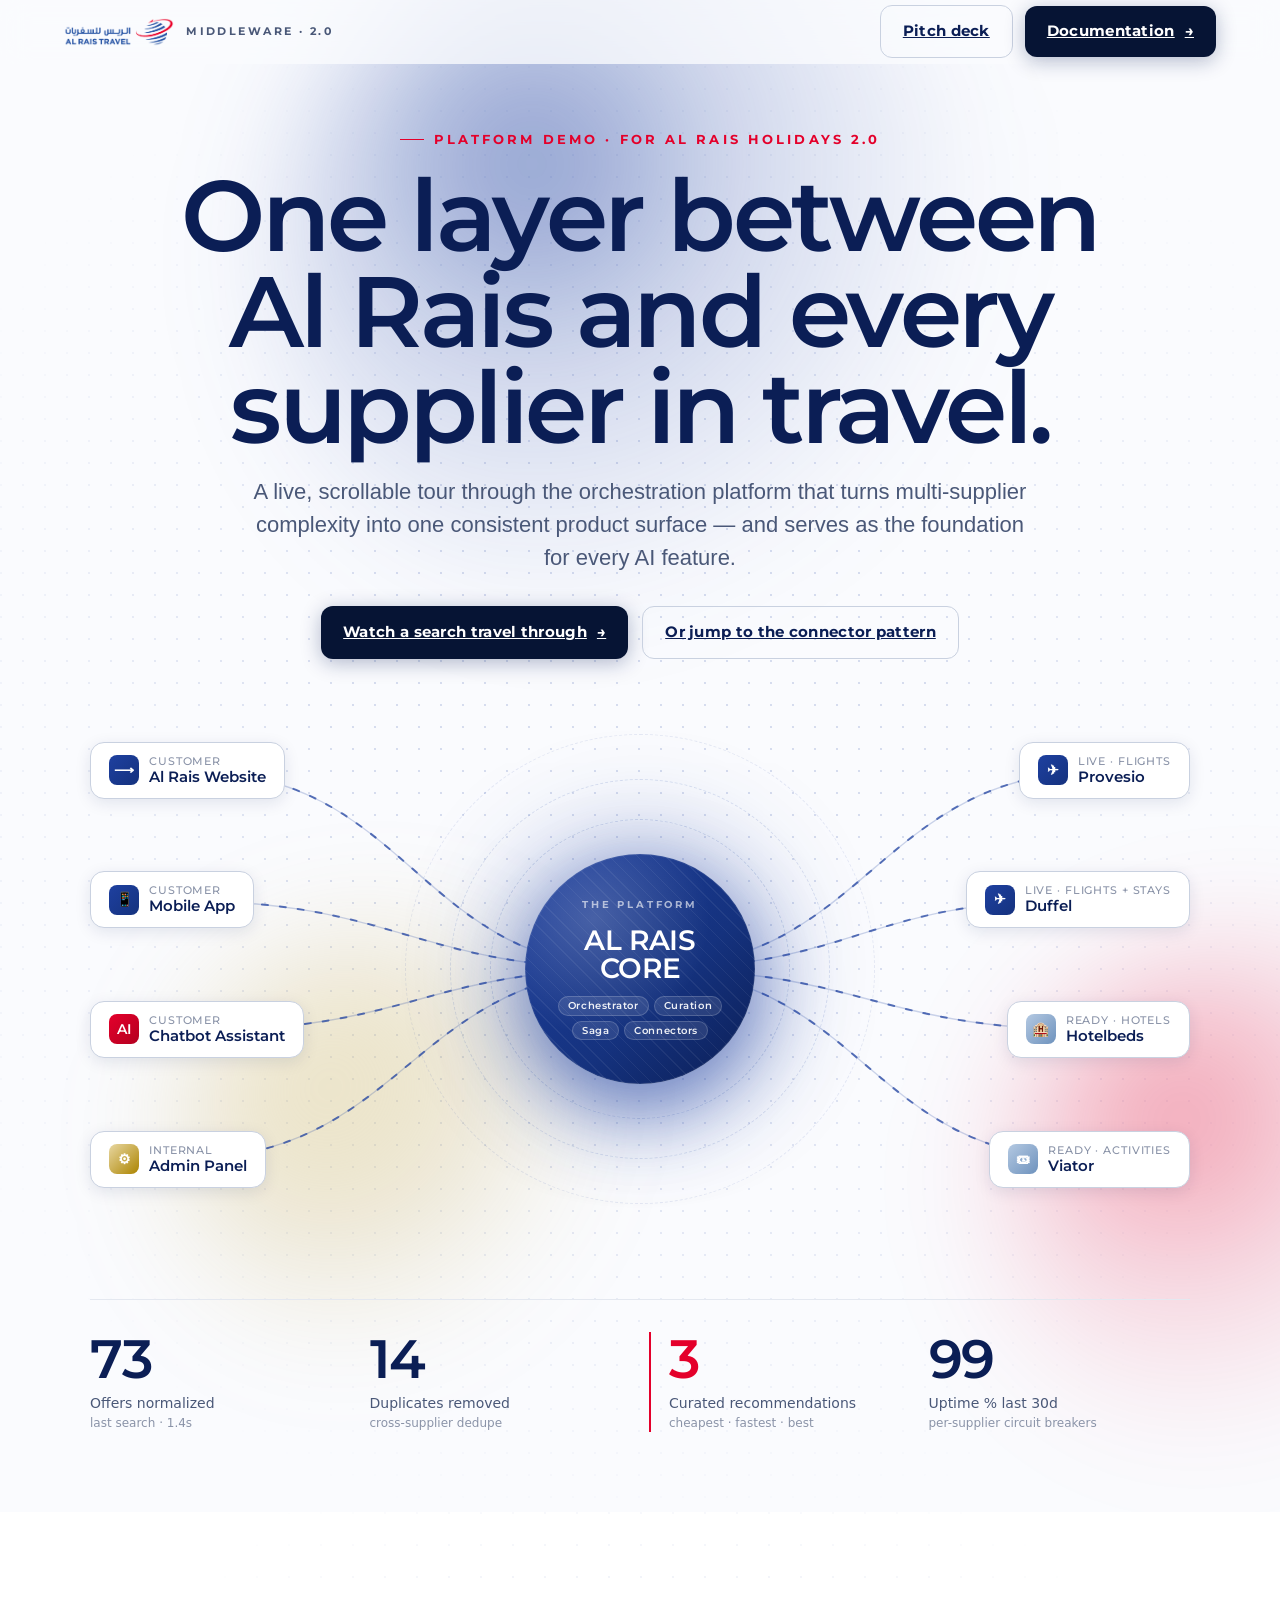
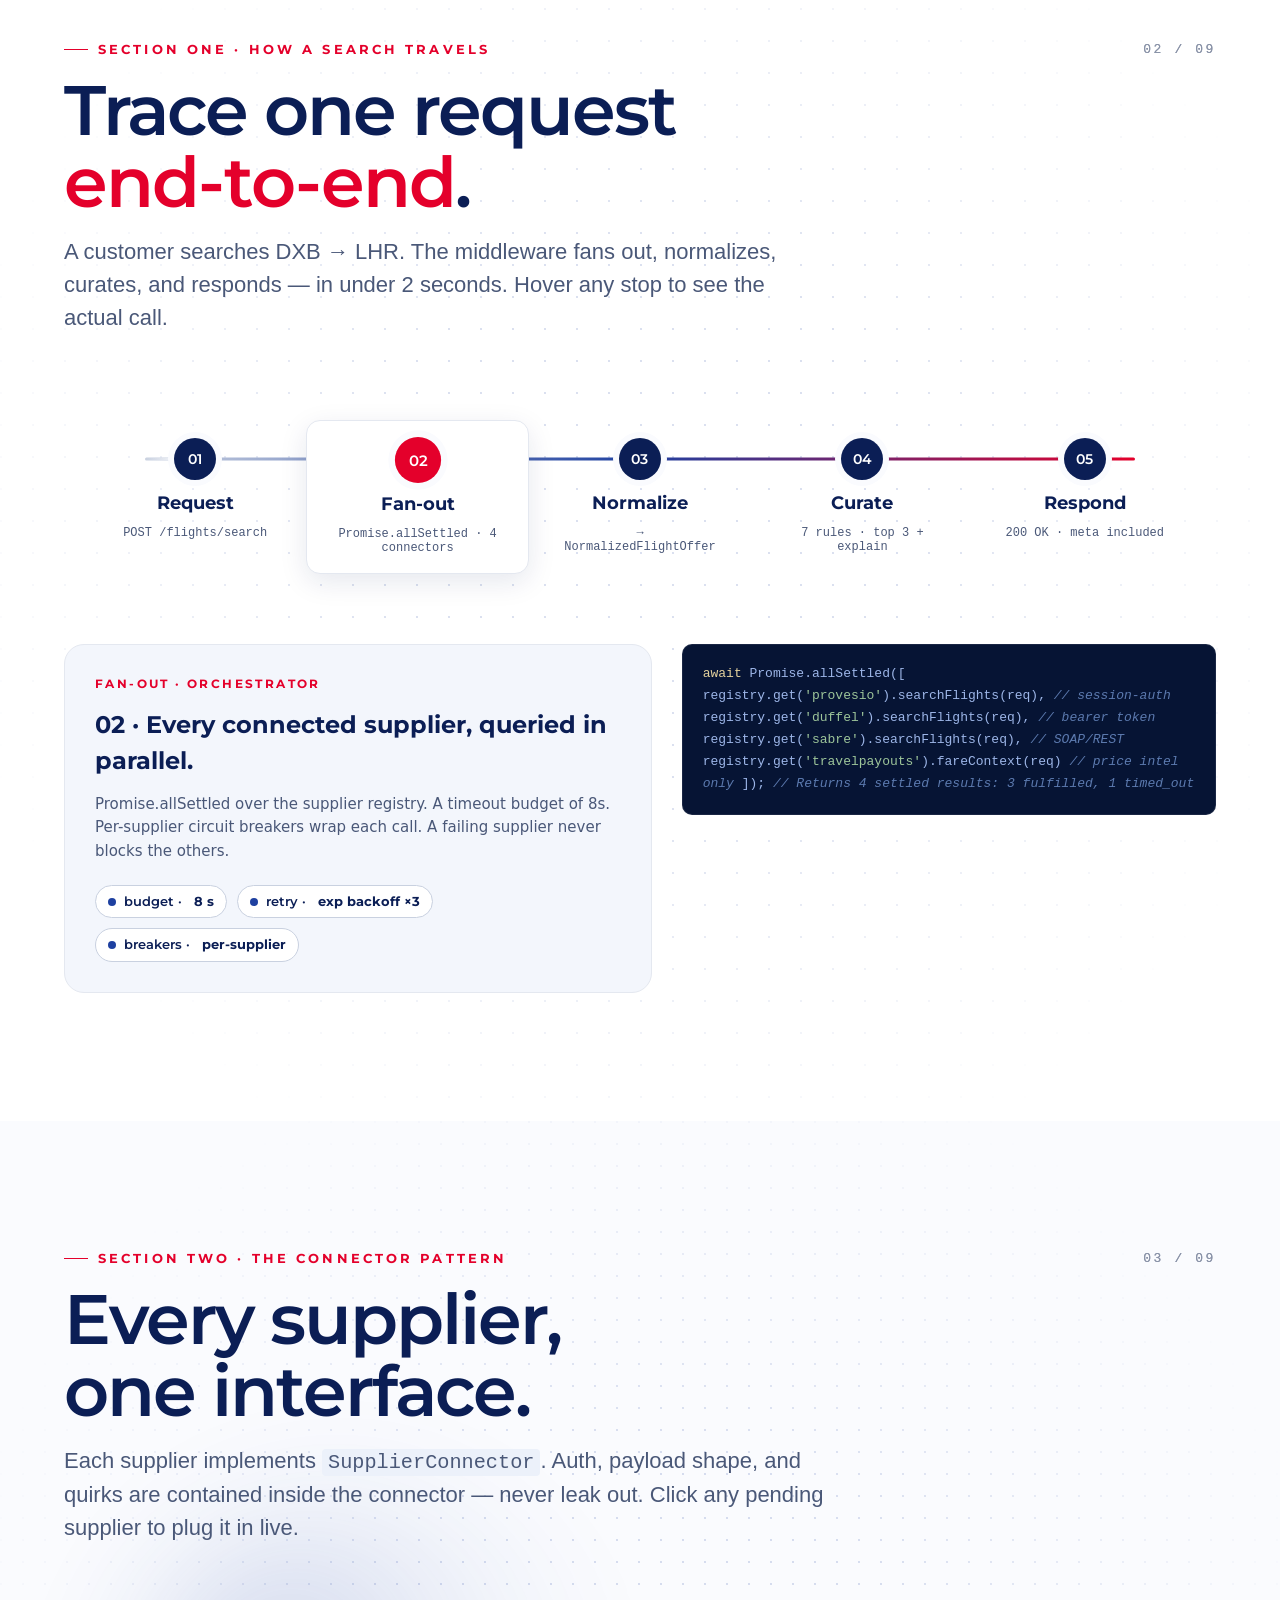
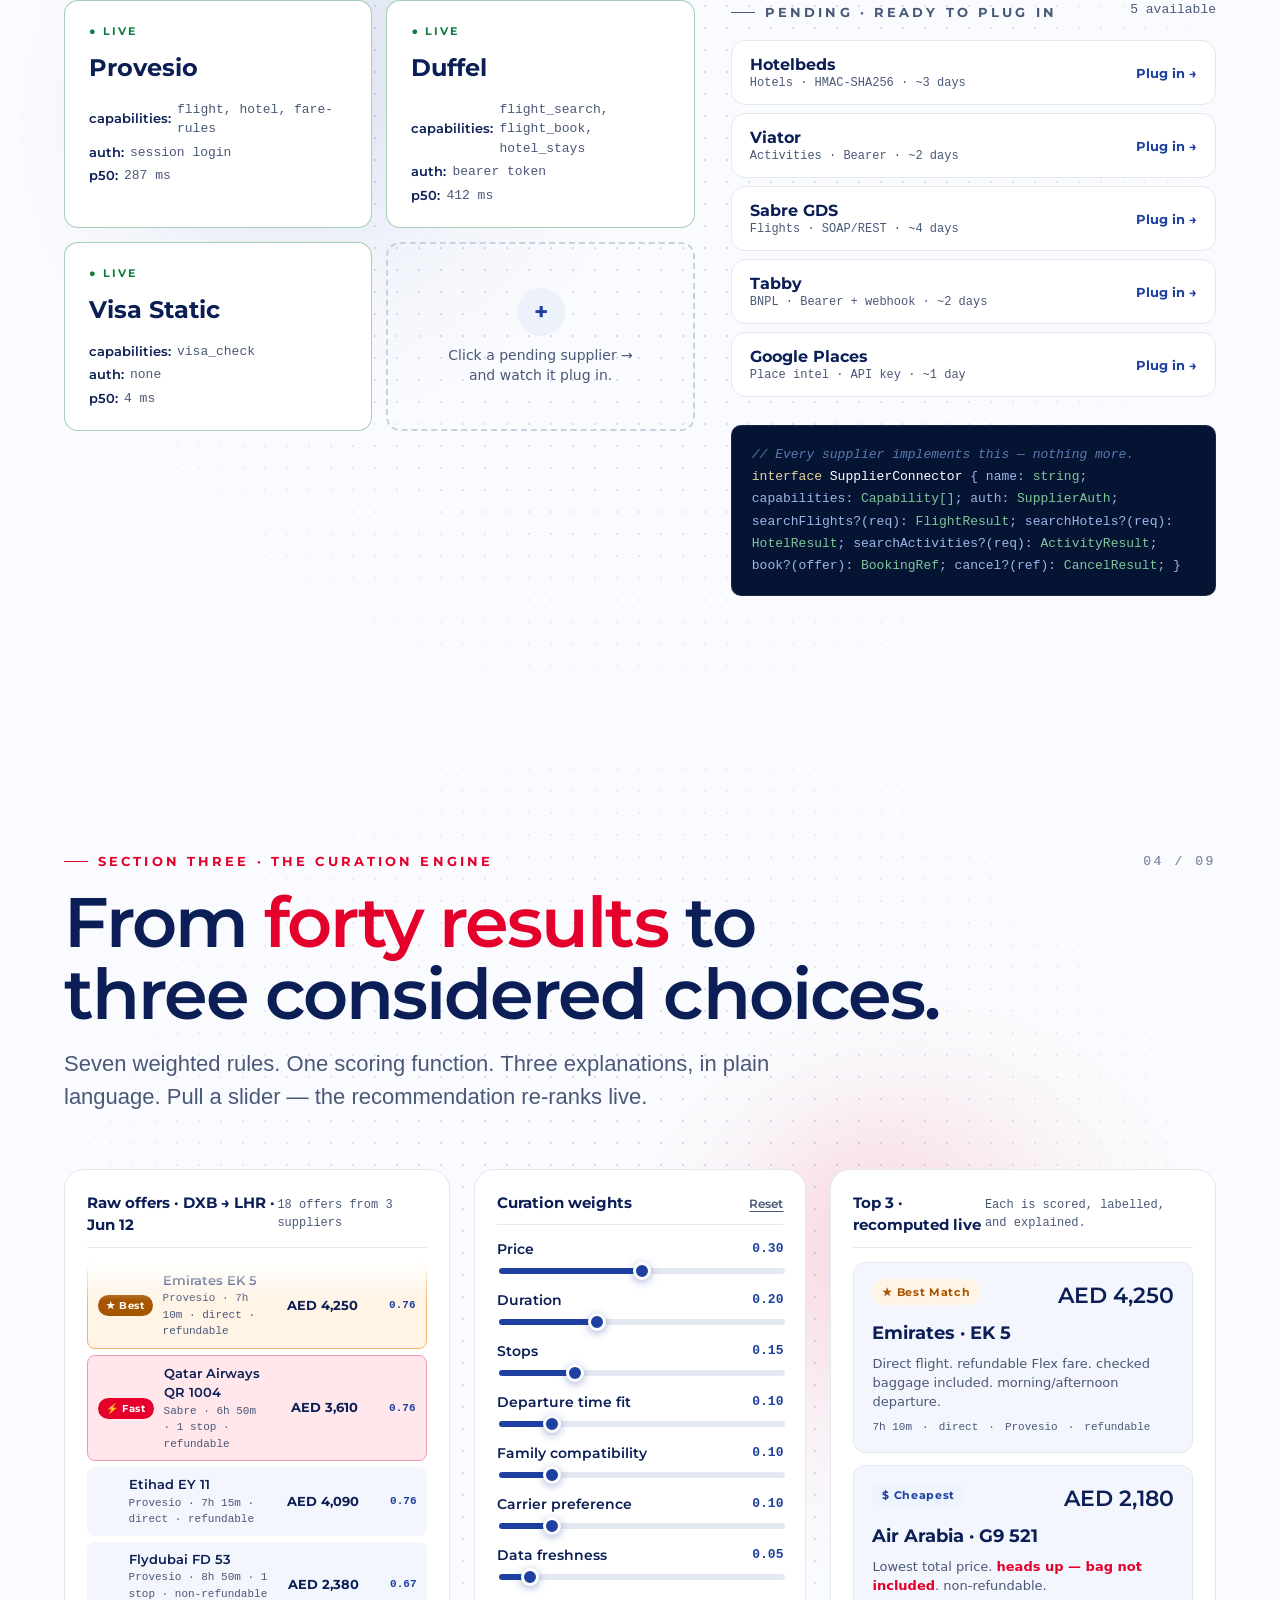
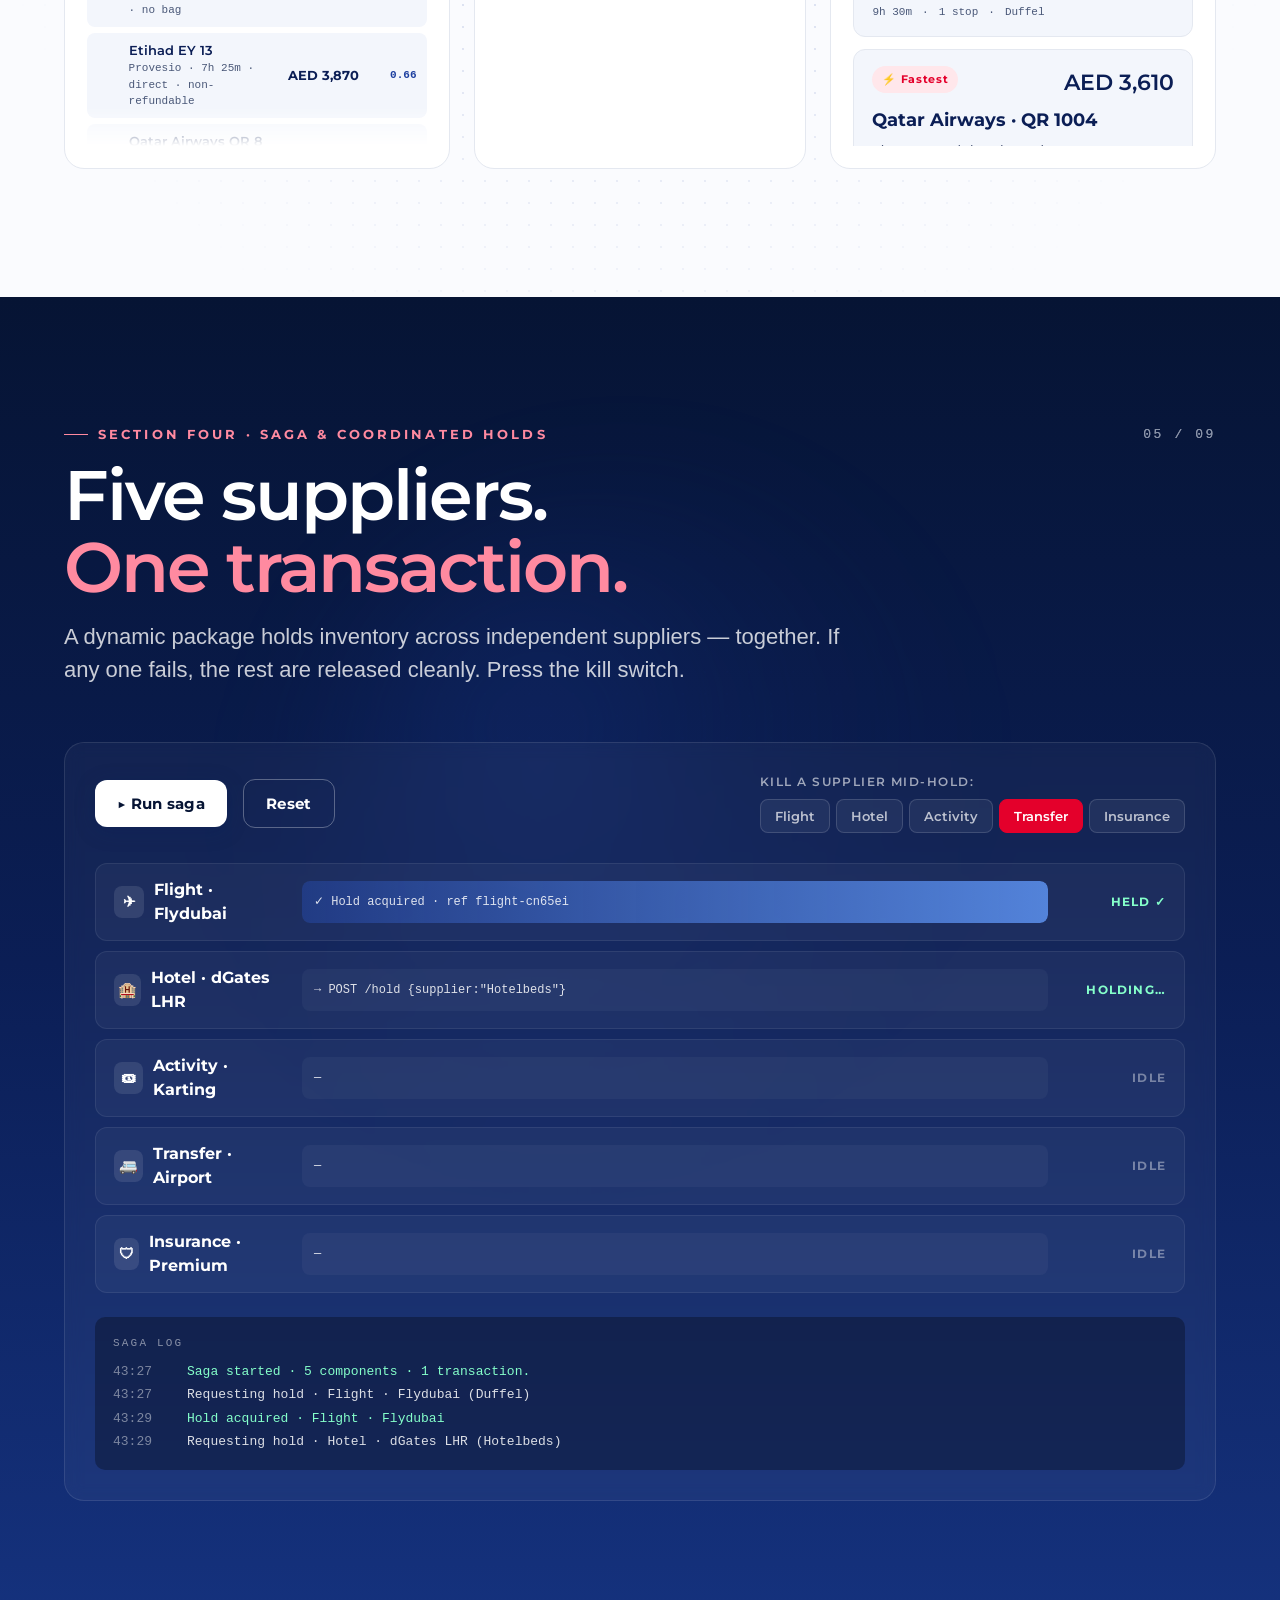
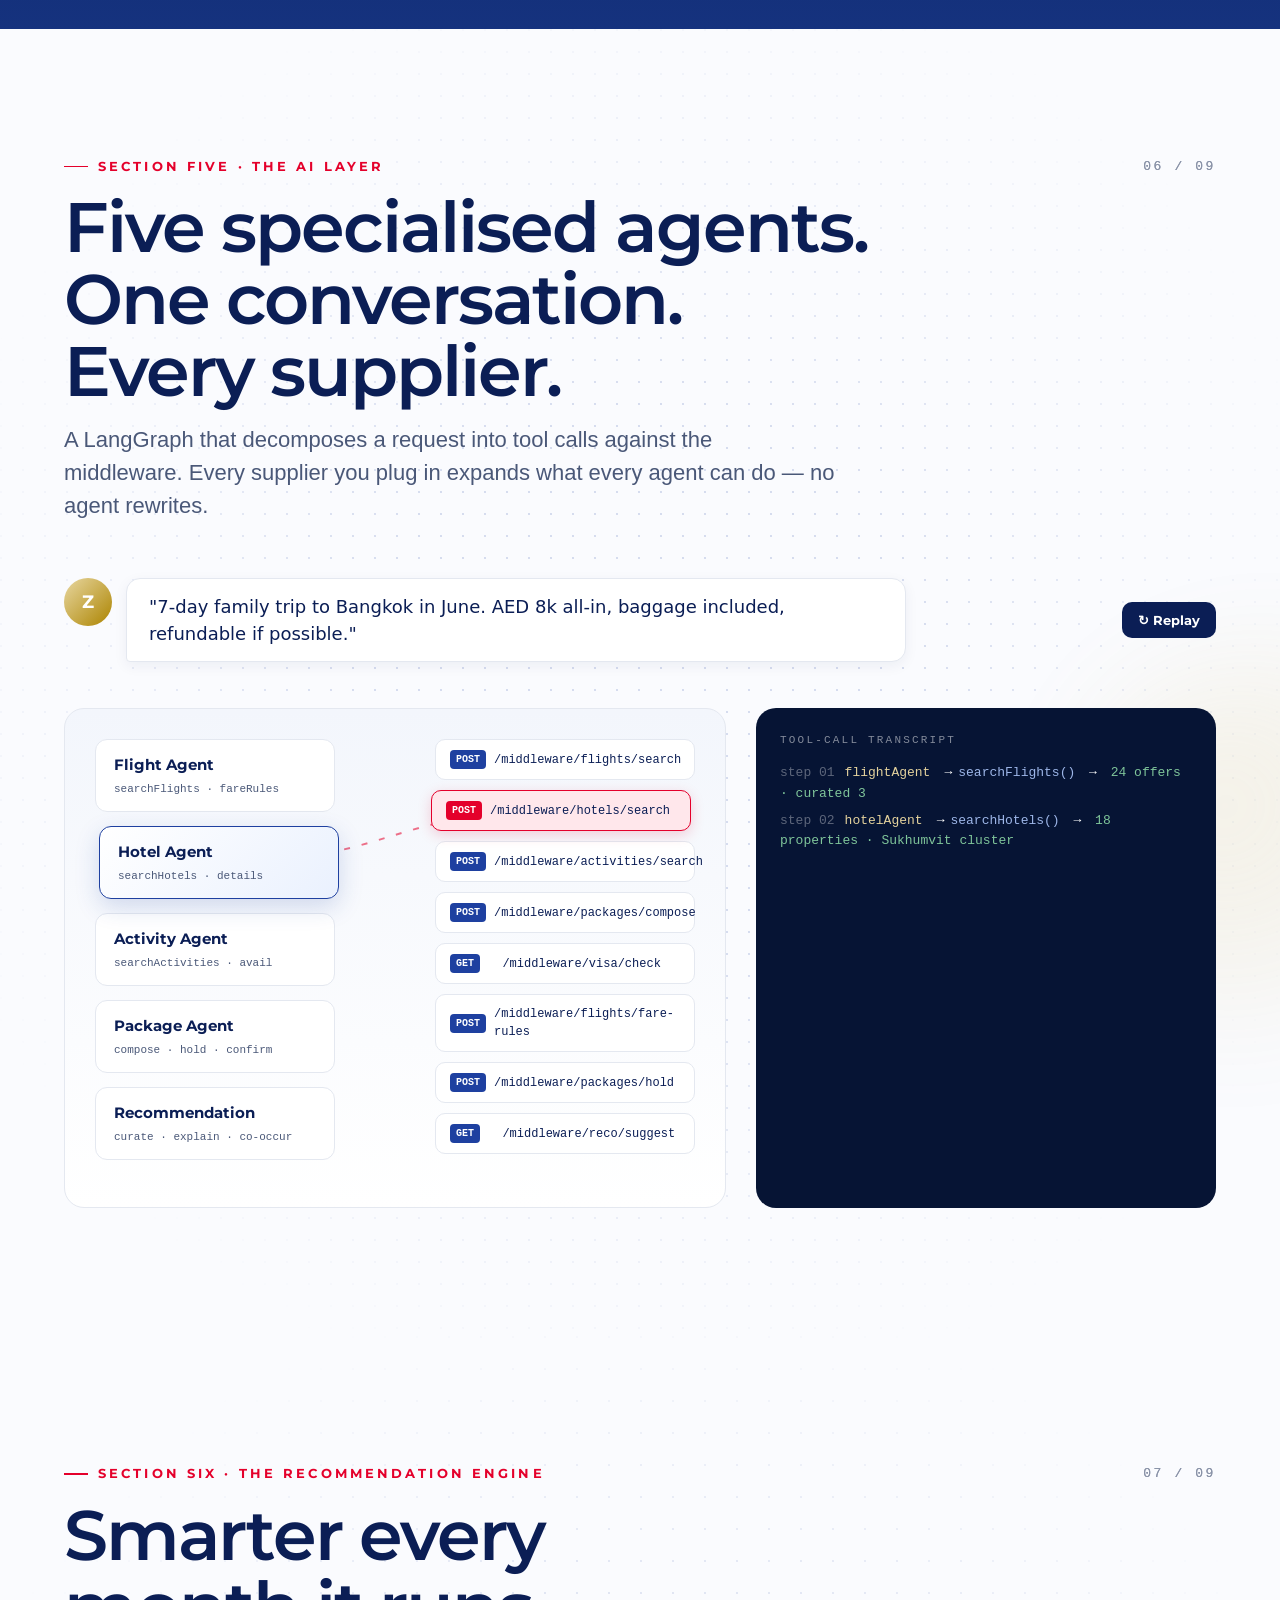
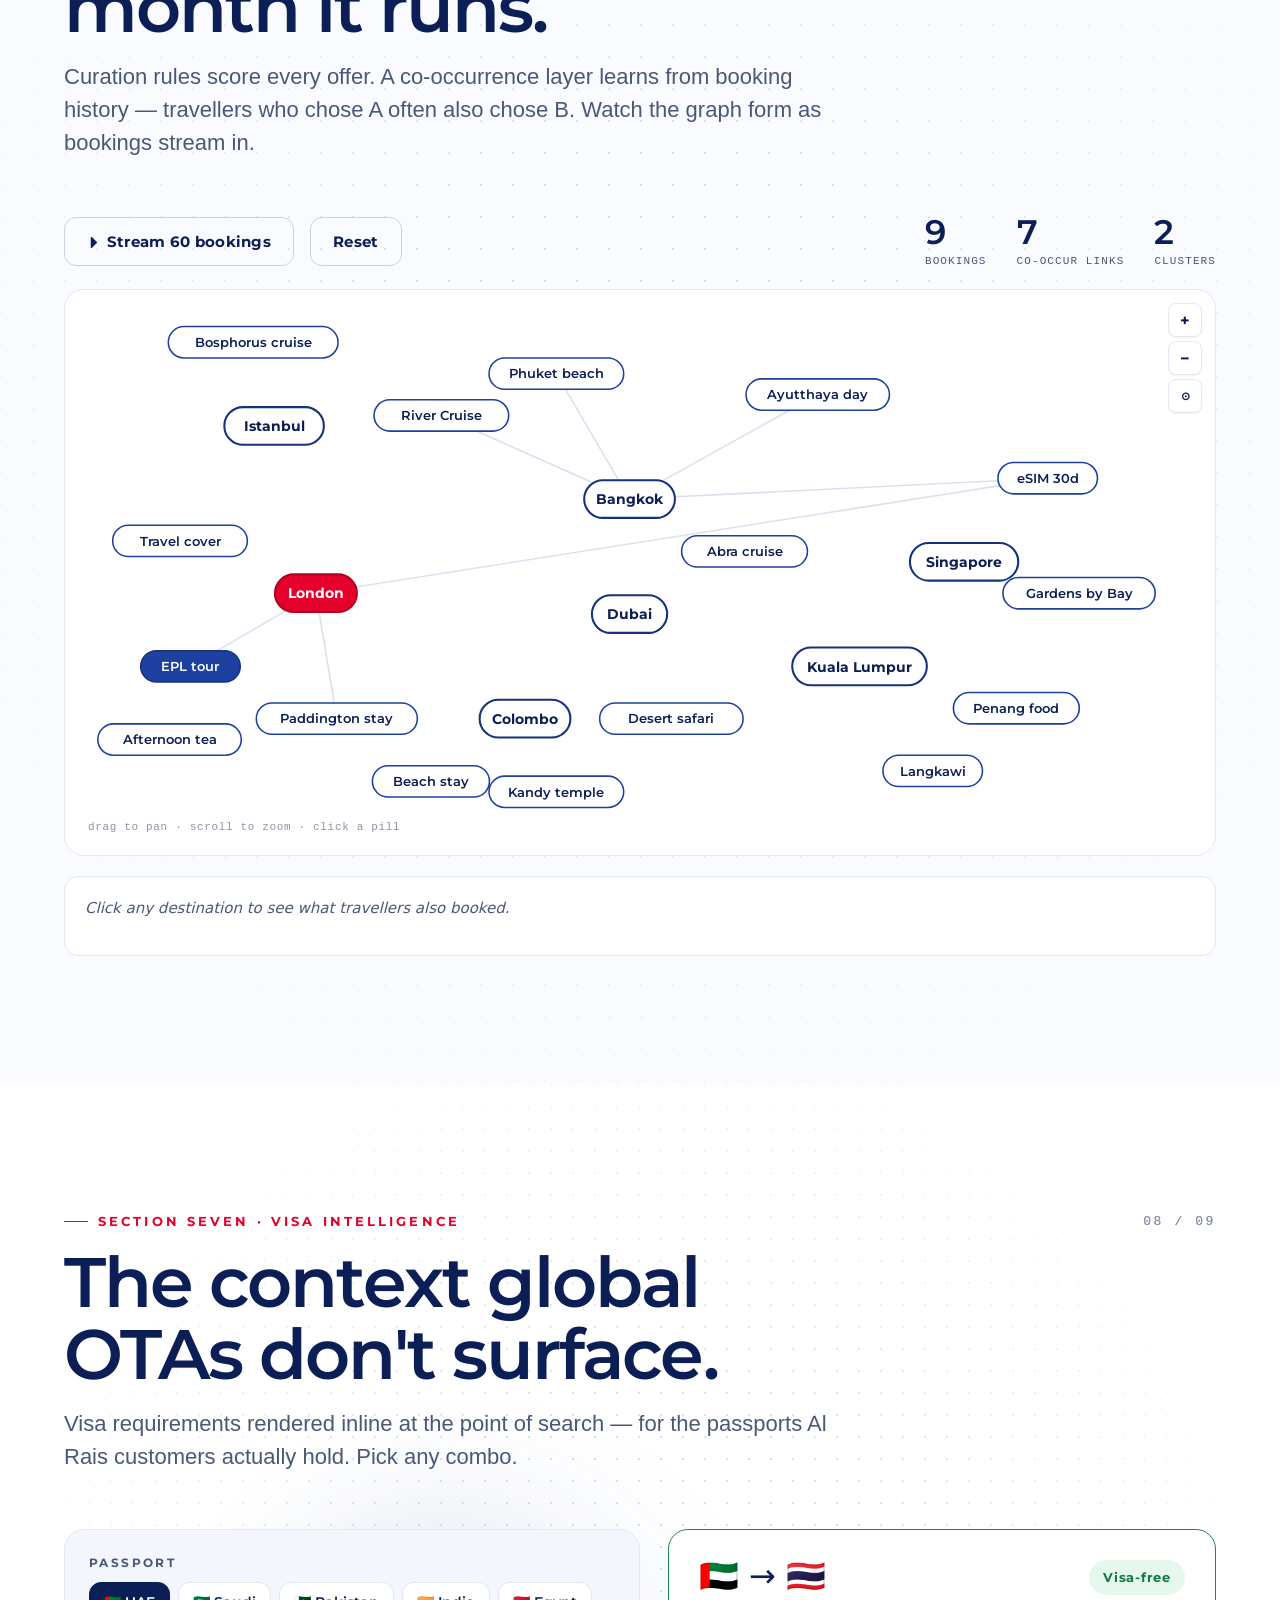
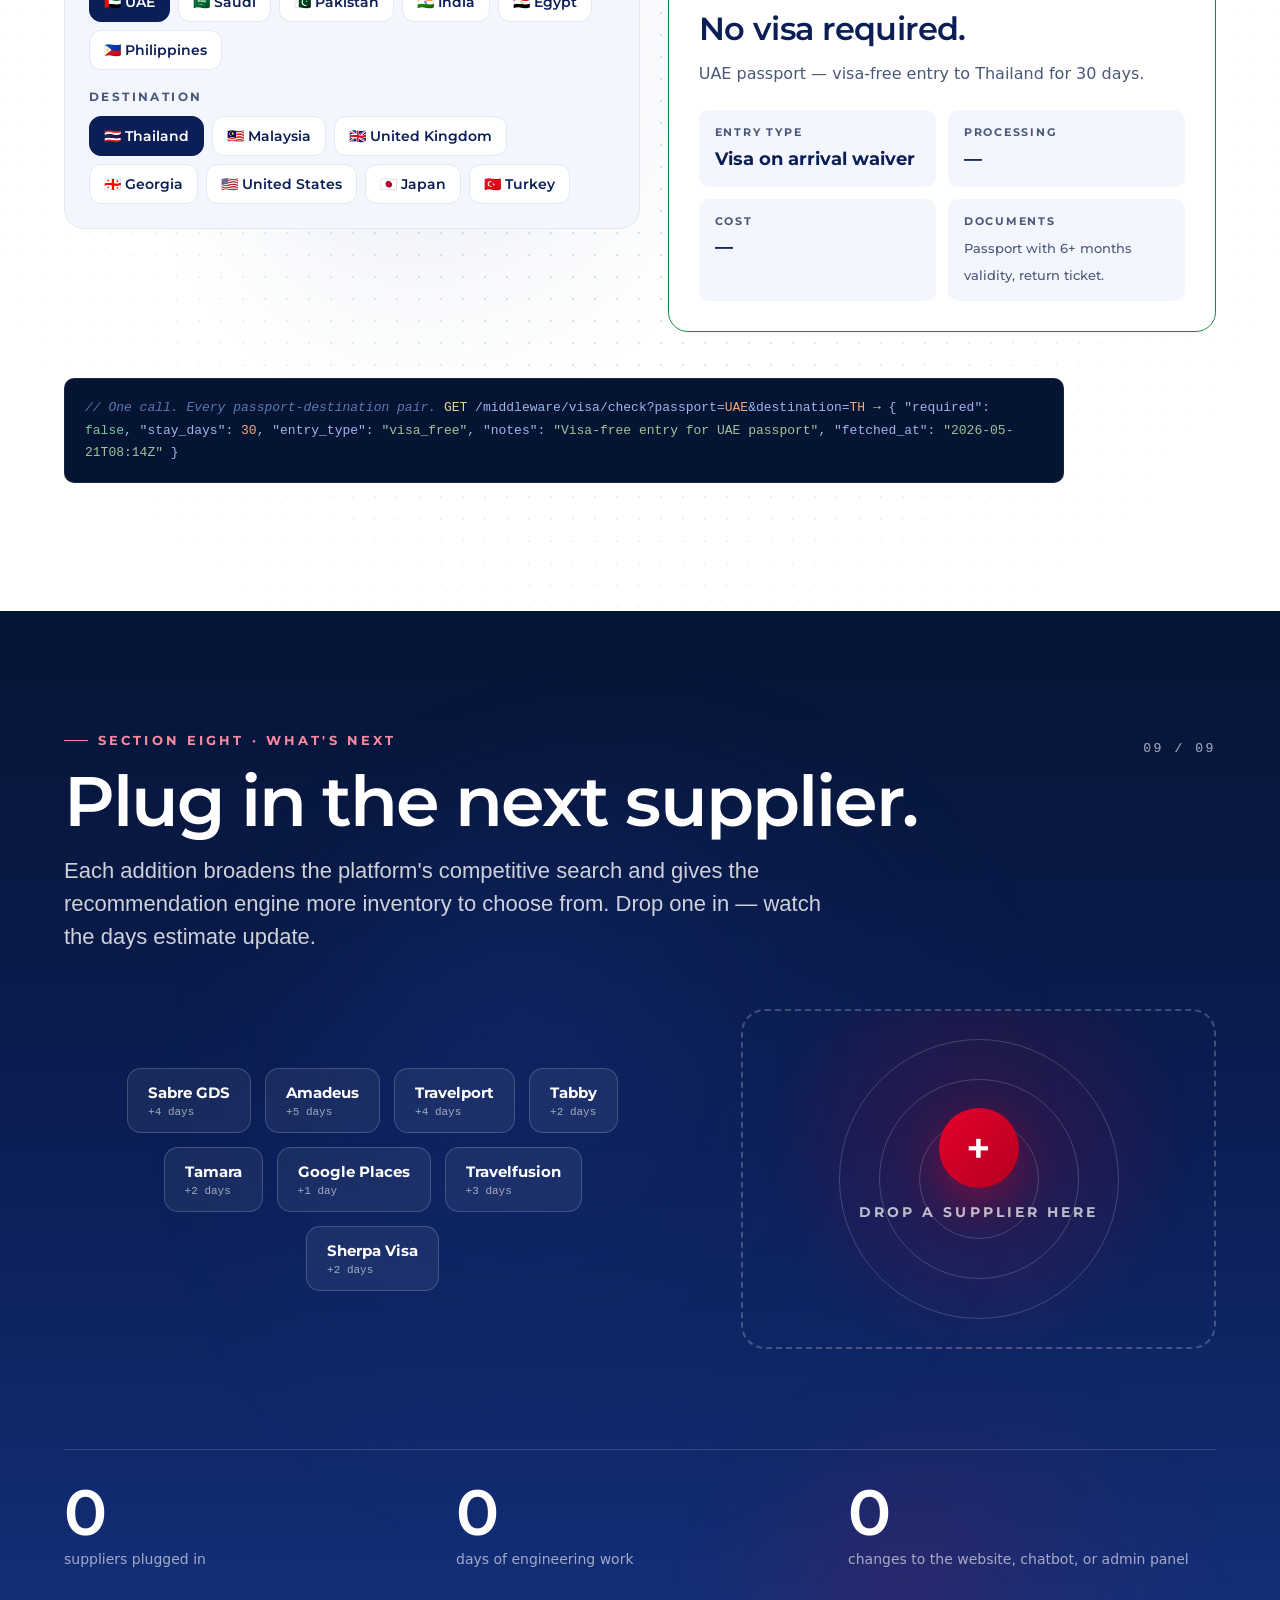
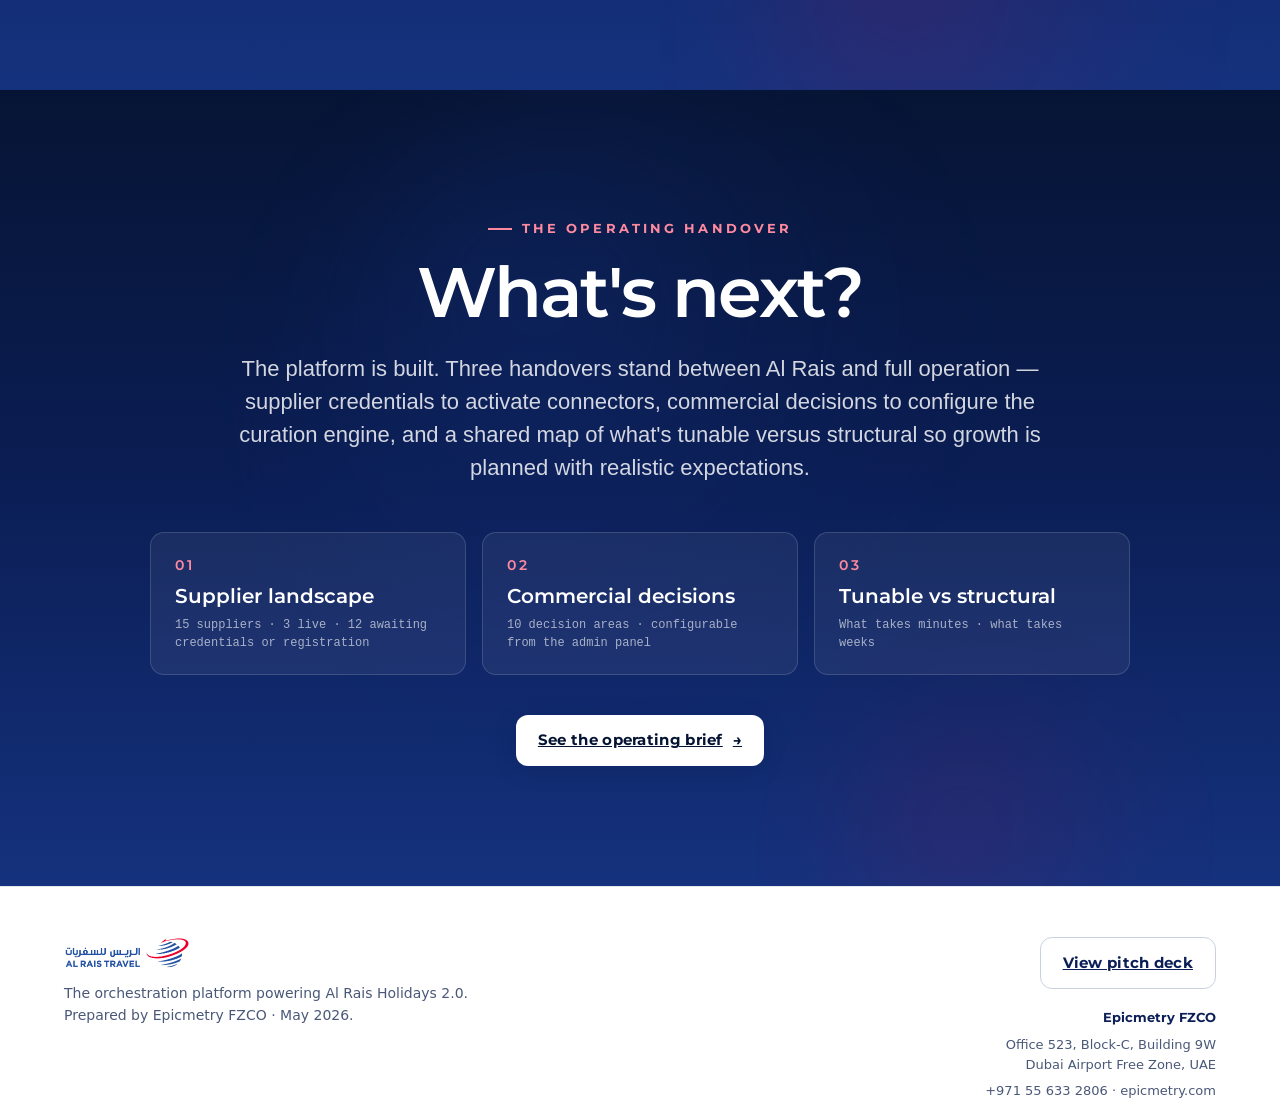
<file: AlRais-Core/index.html>
<!doctype html>
<html lang="en">
<head>
<meta charset="utf-8">
<title>Al Rais Middleware — Constellation</title>
<meta name="viewport" content="width=device-width,initial-scale=1">
<link rel="stylesheet" href="webpage/shared.css">
<link rel="stylesheet" href="webpage/constellation.css">
<script defer src="webpage/shared.js"></script>
<script defer src="webpage/constellation.js"></script>
</head>
<body>

<!-- ============ TOP NAV ============ -->
<nav class="topbar">
  <div class="brand">
    <img src="assets/logo.png" alt="Al Rais Travel">
    <small>Middleware · 2.0</small>
  </div>
  <div class="actions">
    <a class="btn btn-ghost" href="collateral/Al Rais 2.0 Pitch Deck.html">Pitch deck</a>
    <a class="btn btn-primary" href="https://hadyem26.github.io/alrais-docs/" target="_blank" rel="noopener noreferrer">Documentation <span class="arrow">→</span></a>
  </div>
</nav>

<!-- ============ 01 · HERO ============ -->
<section id="hero" class="scene hero">
  <div class="dot-grid"></div>
  <div class="glow-blob" style="width:720px;height:720px;left:50%;top:18%;transform:translate(-50%,-50%);"></div>
  <div class="glow-blob red" style="width:520px;height:520px;left:78%;top:62%;"></div>
  <div class="glow-blob gold" style="width:420px;height:420px;left:14%;top:62%;"></div>
  <div class="particles" data-particles="18"></div>

  <div class="scene-inner">
    <div class="hero-top">
      <span class="eyebrow">Platform demo · for Al Rais Holidays 2.0</span>
      <h1 class="h-mega reveal">One layer between Al&nbsp;Rais and every supplier in travel.</h1>
      <p class="lede reveal d1">A live, scrollable tour through the orchestration platform that turns multi-supplier complexity into one consistent product surface — and serves as the foundation for every AI feature.</p>
      <div class="hero-cta reveal d2">
        <a href="#search" class="btn btn-primary">Watch a search travel through <span class="arrow">→</span></a>
        <a href="#connectors" class="btn btn-ghost">Or jump to the connector pattern</a>
      </div>
    </div>

    <!-- Constellation diagram -->
    <div class="hero-stage" data-hero-stage>
      <svg class="lines" preserveAspectRatio="none"></svg>

      <!-- Hub -->
      <div class="hub" data-hub>
        <div class="hub-ring r1"></div>
        <div class="hub-ring r2"></div>
        <div class="hub-ring r3"></div>
        <div class="hub-core">
          <div class="hub-eyebrow">The Platform</div>
          <div class="hub-title">AL RAIS<br>CORE</div>
          <div class="hub-stack">
            <span>Orchestrator</span>
            <span>Curation</span>
            <span>Saga</span>
            <span>Connectors</span>
          </div>
        </div>
      </div>

      <!-- Clients (left) -->
      <div class="node spoke spoke-l1" data-spoke="left" style="--row:1">
        <div class="ic">⟶</div>
        <div class="lbl"><small>Customer</small><span>Al Rais Website</span></div>
      </div>
      <div class="node spoke spoke-l2" data-spoke="left" style="--row:2">
        <div class="ic">📱</div>
        <div class="lbl"><small>Customer</small><span>Mobile App</span></div>
      </div>
      <div class="node spoke spoke-l3" data-spoke="left" style="--row:3">
        <div class="ic red">AI</div>
        <div class="lbl"><small>Customer</small><span>Chatbot Assistant</span></div>
      </div>
      <div class="node spoke spoke-l4" data-spoke="left" style="--row:4">
        <div class="ic gold">⚙</div>
        <div class="lbl"><small>Internal</small><span>Admin Panel</span></div>
      </div>

      <!-- Suppliers (right) -->
      <div class="node spoke spoke-r1" data-spoke="right" style="--row:1">
        <div class="ic">✈</div>
        <div class="lbl"><small>Live · Flights</small><span>Provesio</span></div>
      </div>
      <div class="node spoke spoke-r2" data-spoke="right" style="--row:2">
        <div class="ic">✈</div>
        <div class="lbl"><small>Live · Flights + Stays</small><span>Duffel</span></div>
      </div>
      <div class="node spoke spoke-r3" data-spoke="right" style="--row:3">
        <div class="ic sky">🏨</div>
        <div class="lbl"><small>Ready · Hotels</small><span>Hotelbeds</span></div>
      </div>
      <div class="node spoke spoke-r4" data-spoke="right" style="--row:4">
        <div class="ic sky">🎟</div>
        <div class="lbl"><small>Ready · Activities</small><span>Viator</span></div>
      </div>
    </div>

    <!-- Live stats strip -->
    <div class="livestrip reveal d4">
      <div class="ls-cell">
        <div class="ls-num" data-counter="73">0</div>
        <div class="ls-lbl">Offers normalized<br><small>last search · 1.4s</small></div>
      </div>
      <div class="ls-cell">
        <div class="ls-num" data-counter="14">0</div>
        <div class="ls-lbl">Duplicates removed<br><small>cross-supplier dedupe</small></div>
      </div>
      <div class="ls-cell highlight">
        <div class="ls-num" style="color:var(--red)">3</div>
        <div class="ls-lbl">Curated recommendations<br><small>cheapest · fastest · best</small></div>
      </div>
      <div class="ls-cell">
        <div class="ls-num" data-counter="99">0</div>
        <div class="ls-lbl">Uptime % last 30d<br><small>per-supplier circuit breakers</small></div>
      </div>
    </div>
  </div>
</section>

<!-- ============ 02 · A SEARCH TRAVELS ============ -->
<section id="search" class="scene search" data-idx="02" data-total="09">
  <div class="dot-grid sparse"></div>
  <div class="scene-inner">
    <div class="section-head reveal">
      <span class="eyebrow">Section one · How a search travels</span>
      <h2 class="h-display">Trace one request <em style="font-style:normal;color:var(--red);">end-to-end</em>.</h2>
      <p class="lede">A customer searches DXB → LHR. The middleware fans out, normalizes, curates, and responds — in under 2 seconds. Hover any stop to see the actual call.</p>
    </div>

    <div class="journey" id="journey">
      <div class="journey-rail">
        <div class="journey-pulse"></div>
      </div>
      <div class="stops">
        <button class="stop" data-stop="1">
          <div class="stop-num">01</div>
          <div class="stop-title">Request</div>
          <div class="stop-sub">POST /flights/search</div>
        </button>
        <button class="stop" data-stop="2">
          <div class="stop-num">02</div>
          <div class="stop-title">Fan-out</div>
          <div class="stop-sub">Promise.allSettled · 4 connectors</div>
        </button>
        <button class="stop" data-stop="3">
          <div class="stop-num">03</div>
          <div class="stop-title">Normalize</div>
          <div class="stop-sub">→ NormalizedFlightOffer</div>
        </button>
        <button class="stop" data-stop="4">
          <div class="stop-num">04</div>
          <div class="stop-title">Curate</div>
          <div class="stop-sub">7 rules · top 3 + explain</div>
        </button>
        <button class="stop" data-stop="5">
          <div class="stop-num">05</div>
          <div class="stop-title">Respond</div>
          <div class="stop-sub">200 OK · meta included</div>
        </button>
      </div>
    </div>

    <div class="journey-detail" id="journeyDetail">
      <!-- Populated by JS -->
    </div>
  </div>
</section>

<!-- ============ 03 · CONNECTOR PATTERN ============ -->
<section id="connectors" class="scene connectors" data-idx="03" data-total="09">
  <div class="dot-grid"></div>
  <div class="glow-blob" style="width:520px;height:520px;left:8%;top:30%;opacity:0.4;"></div>
  <div class="scene-inner">
    <div class="section-head reveal">
      <span class="eyebrow">Section two · The connector pattern</span>
      <h2 class="h-display">Every supplier, one interface.</h2>
      <p class="lede">Each supplier implements <code style="font-family:'JetBrains Mono',ui-monospace,monospace;background:#ECF1FA;padding:2px 6px;border-radius:4px;font-size:0.92em;">SupplierConnector</code>. Auth, payload shape, and quirks are contained inside the connector — never leak out. Click any pending supplier to plug it in live.</p>
    </div>

    <div class="conn-layout">
      <!-- Left: live connector grid -->
      <div class="conn-grid" id="connGrid">
        <div class="conn-card live" data-supplier="provesio">
          <div class="conn-status">● Live</div>
          <div class="conn-name">Provesio</div>
          <div class="conn-meta">
            <span class="kv"><b>capabilities:</b> flight, hotel, fare-rules</span>
            <span class="kv"><b>auth:</b> session login</span>
            <span class="kv"><b>p50:</b> 287 ms</span>
          </div>
        </div>
        <div class="conn-card live" data-supplier="duffel">
          <div class="conn-status">● Live</div>
          <div class="conn-name">Duffel</div>
          <div class="conn-meta">
            <span class="kv"><b>capabilities:</b> flight_search, flight_book, hotel_stays</span>
            <span class="kv"><b>auth:</b> bearer token</span>
            <span class="kv"><b>p50:</b> 412 ms</span>
          </div>
        </div>
        <div class="conn-card live" data-supplier="visa">
          <div class="conn-status">● Live</div>
          <div class="conn-name">Visa Static</div>
          <div class="conn-meta">
            <span class="kv"><b>capabilities:</b> visa_check</span>
            <span class="kv"><b>auth:</b> none</span>
            <span class="kv"><b>p50:</b> 4 ms</span>
          </div>
        </div>
        <div class="conn-card placeholder">
          <div class="ph-content">
            <div class="ph-icon">+</div>
            <div class="ph-text">Click a pending supplier →<br>and watch it plug in.</div>
          </div>
        </div>
      </div>

      <!-- Right: pending / interface -->
      <div class="conn-side">
        <div class="side-head">
          <div class="eyebrow subtle">Pending · ready to plug in</div>
          <div class="side-count"><span id="pendingCount">5</span> available</div>
        </div>
        <div class="conn-pending" id="connPending">
          <button class="conn-pill" data-supplier="hotelbeds">
            <div class="conn-pill-l">
              <div class="conn-pill-name">Hotelbeds</div>
              <div class="conn-pill-sub">Hotels · HMAC-SHA256 · ~3 days</div>
            </div>
            <div class="conn-pill-r">Plug in →</div>
          </button>
          <button class="conn-pill" data-supplier="viator">
            <div class="conn-pill-l">
              <div class="conn-pill-name">Viator</div>
              <div class="conn-pill-sub">Activities · Bearer · ~2 days</div>
            </div>
            <div class="conn-pill-r">Plug in →</div>
          </button>
          <button class="conn-pill" data-supplier="sabre">
            <div class="conn-pill-l">
              <div class="conn-pill-name">Sabre GDS</div>
              <div class="conn-pill-sub">Flights · SOAP/REST · ~4 days</div>
            </div>
            <div class="conn-pill-r">Plug in →</div>
          </button>
          <button class="conn-pill" data-supplier="tabby">
            <div class="conn-pill-l">
              <div class="conn-pill-name">Tabby</div>
              <div class="conn-pill-sub">BNPL · Bearer + webhook · ~2 days</div>
            </div>
            <div class="conn-pill-r">Plug in →</div>
          </button>
          <button class="conn-pill" data-supplier="google">
            <div class="conn-pill-l">
              <div class="conn-pill-name">Google Places</div>
              <div class="conn-pill-sub">Place intel · API key · ~1 day</div>
            </div>
            <div class="conn-pill-r">Plug in →</div>
          </button>
        </div>

        <div class="code conn-code">
<span class="c">// Every supplier implements this — nothing more.</span>
<span class="k">interface</span> <span class="w">SupplierConnector</span> {
  name: <span class="t">string</span>;
  capabilities: <span class="t">Capability[]</span>;
  auth: <span class="t">SupplierAuth</span>;

  searchFlights?(req): <span class="t">FlightResult</span>;
  searchHotels?(req): <span class="t">HotelResult</span>;
  searchActivities?(req): <span class="t">ActivityResult</span>;

  book?(offer): <span class="t">BookingRef</span>;
  cancel?(ref): <span class="t">CancelResult</span>;
}
        </div>
      </div>
    </div>
  </div>
</section>

<!-- ============ 04 · CURATION ENGINE ============ -->
<section id="curation" class="scene curation" data-idx="04" data-total="09">
  <div class="dot-grid"></div>
  <div class="glow-blob red" style="width:480px;height:480px;right:8%;top:30%;opacity:0.45;"></div>
  <div class="scene-inner">
    <div class="section-head reveal">
      <span class="eyebrow">Section three · The curation engine</span>
      <h2 class="h-display">From <em style="font-style:normal;color:var(--red);">forty results</em> to three considered choices.</h2>
      <p class="lede">Seven weighted rules. One scoring function. Three explanations, in plain language. Pull a slider — the recommendation re-ranks live.</p>
    </div>

    <div class="curation-layout">
      <!-- Offer stream -->
      <div class="offer-stream" id="offerStream">
        <div class="os-head">
          <div class="os-title">Raw offers · DXB → LHR · Jun 12</div>
          <div class="os-count"><span id="offerCount">24</span> offers from 3 suppliers</div>
        </div>
        <div class="os-list" id="osList"></div>
      </div>

      <!-- Weights -->
      <div class="weights" id="weights">
        <div class="w-head">
          <div class="w-title">Curation weights</div>
          <button class="w-reset" id="wReset">Reset</button>
        </div>
        <div class="w-rule" data-rule="price">
          <div class="w-r-head"><span>Price</span><span class="w-val">0.30</span></div>
          <input type="range" min="0" max="60" value="30" data-w="price">
        </div>
        <div class="w-rule" data-rule="duration">
          <div class="w-r-head"><span>Duration</span><span class="w-val">0.20</span></div>
          <input type="range" min="0" max="60" value="20" data-w="duration">
        </div>
        <div class="w-rule" data-rule="stops">
          <div class="w-r-head"><span>Stops</span><span class="w-val">0.15</span></div>
          <input type="range" min="0" max="60" value="15" data-w="stops">
        </div>
        <div class="w-rule" data-rule="depart">
          <div class="w-r-head"><span>Departure time fit</span><span class="w-val">0.10</span></div>
          <input type="range" min="0" max="60" value="10" data-w="depart">
        </div>
        <div class="w-rule" data-rule="family">
          <div class="w-r-head"><span>Family compatibility</span><span class="w-val">0.10</span></div>
          <input type="range" min="0" max="60" value="10" data-w="family">
        </div>
        <div class="w-rule" data-rule="carrier">
          <div class="w-r-head"><span>Carrier preference</span><span class="w-val">0.10</span></div>
          <input type="range" min="0" max="60" value="10" data-w="carrier">
        </div>
        <div class="w-rule" data-rule="fresh">
          <div class="w-r-head"><span>Data freshness</span><span class="w-val">0.05</span></div>
          <input type="range" min="0" max="60" value="5" data-w="fresh">
        </div>
      </div>

      <!-- Top 3 result -->
      <div class="curated" id="curated">
        <div class="c-head">
          <div class="c-title">Top 3 · recomputed live</div>
          <div class="c-sub">Each is scored, labelled, and explained.</div>
        </div>
        <div class="c-list" id="cList"></div>
      </div>
    </div>
  </div>
</section>

<!-- ============ 05 · SAGA / COORDINATED HOLDS ============ -->
<section id="saga" class="scene saga scene--dark" data-idx="05" data-total="09">
  <div class="dot-grid" style="opacity:0.15;"></div>
  <div class="glow-blob" style="width:680px;height:680px;left:50%;top:40%;transform:translate(-50%,-50%);opacity:0.5;"></div>
  <div class="scene-inner">
    <div class="section-head reveal">
      <span class="eyebrow" style="color:#ff8aa0;">Section four · Saga &amp; coordinated holds</span>
      <h2 class="h-display">Five suppliers. <em style="font-style:normal;color:#ff8aa0;">One transaction.</em></h2>
      <p class="lede" style="color:rgba(255,255,255,0.78);">A dynamic package holds inventory across independent suppliers — together. If any one fails, the rest are released cleanly. Press the kill switch.</p>
    </div>

    <div class="saga-ui">
      <div class="saga-controls">
        <button class="btn btn-primary" id="sagaPlay" style="background:#fff;color:var(--ink-deep);">▶ Run saga</button>
        <button class="btn btn-ghost" id="sagaReset" style="border-color:rgba(255,255,255,0.3);color:#fff;">Reset</button>
        <div class="saga-spacer"></div>
        <div class="saga-toggle">
          <label>Kill a supplier mid-hold:</label>
          <div class="killbtns">
            <button class="killbtn" data-kill="flight">Flight</button>
            <button class="killbtn" data-kill="hotel">Hotel</button>
            <button class="killbtn" data-kill="activity">Activity</button>
            <button class="killbtn on" data-kill="transfer">Transfer</button>
            <button class="killbtn" data-kill="insurance">Insurance</button>
          </div>
        </div>
      </div>

      <div class="saga-rails" id="sagaRails">
        <!-- 5 rails, populated by JS -->
      </div>

      <div class="saga-log" id="sagaLog">
        <div class="saga-log-head">Saga log</div>
        <div class="saga-log-list" id="sagaLogList"></div>
      </div>
    </div>
  </div>
</section>

<!-- ============ 06 · AI LAYER ============ -->
<section id="ai" class="scene ai" data-idx="06" data-total="09">
  <div class="dot-grid"></div>
  <div class="glow-blob gold" style="width:420px;height:420px;left:84%;top:48%;opacity:0.4;"></div>
  <div class="scene-inner">
    <div class="section-head reveal">
      <span class="eyebrow">Section five · The AI layer</span>
      <h2 class="h-display">Five specialised agents. One conversation. Every supplier.</h2>
      <p class="lede">A LangGraph that decomposes a request into tool calls against the middleware. Every supplier you plug in expands what every agent can do — no agent rewrites.</p>
    </div>

    <div class="ai-stage" id="aiStage">
      <!-- User message at top -->
      <div class="ai-msg">
        <div class="ai-msg-avatar">Z</div>
        <div class="ai-msg-bubble">"7-day family trip to Bangkok in June. AED 8k all-in, baggage included, refundable if possible."</div>
        <button class="ai-replay" id="aiReplay">↻ Replay</button>
      </div>

      <!-- Agent graph -->
      <div class="ai-graph" id="aiGraph">
        <svg class="ai-lines"></svg>
        <div class="ai-agents" id="aiAgents">
          <div class="ai-agent" data-agent="flight" data-tools="searchFlights,getFareRules">
            <div class="ai-agent-name">Flight Agent</div>
            <div class="ai-agent-tools">searchFlights · fareRules</div>
          </div>
          <div class="ai-agent" data-agent="hotel" data-tools="searchHotels,hotelDetails">
            <div class="ai-agent-name">Hotel Agent</div>
            <div class="ai-agent-tools">searchHotels · details</div>
          </div>
          <div class="ai-agent" data-agent="activity" data-tools="searchActivities,checkAvail">
            <div class="ai-agent-name">Activity Agent</div>
            <div class="ai-agent-tools">searchActivities · avail</div>
          </div>
          <div class="ai-agent" data-agent="package" data-tools="composePackage,holdPackage">
            <div class="ai-agent-name">Package Agent</div>
            <div class="ai-agent-tools">compose · hold · confirm</div>
          </div>
          <div class="ai-agent" data-agent="reco" data-tools="recommend,explain">
            <div class="ai-agent-name">Recommendation</div>
            <div class="ai-agent-tools">curate · explain · co-occur</div>
          </div>
        </div>
        <div class="ai-tools" id="aiTools">
          <div class="ai-tool" data-tool="searchFlights"><span class="tk">POST</span> /middleware/flights/search</div>
          <div class="ai-tool" data-tool="searchHotels"><span class="tk">POST</span> /middleware/hotels/search</div>
          <div class="ai-tool" data-tool="searchActivities"><span class="tk">POST</span> /middleware/activities/search</div>
          <div class="ai-tool" data-tool="composePackage"><span class="tk">POST</span> /middleware/packages/compose</div>
          <div class="ai-tool" data-tool="checkVisa"><span class="tk">GET</span>&nbsp; /middleware/visa/check</div>
          <div class="ai-tool" data-tool="getFareRules"><span class="tk">POST</span> /middleware/flights/fare-rules</div>
          <div class="ai-tool" data-tool="holdPackage"><span class="tk">POST</span> /middleware/packages/hold</div>
          <div class="ai-tool" data-tool="recommend"><span class="tk">GET</span>&nbsp; /middleware/reco/suggest</div>
        </div>
      </div>

      <!-- Response transcript -->
      <div class="ai-transcript" id="aiTranscript">
        <div class="ai-trans-head">Tool-call transcript</div>
        <div class="ai-trans-body" id="aiTransBody">
          <div class="ai-trans-line muted">Waiting for replay…</div>
        </div>
      </div>
    </div>
  </div>
</section>

<!-- ============ 07 · RECOMMENDATION CO-OCCURRENCE ============ -->
<section id="reco" class="scene reco" data-idx="07" data-total="09">
  <div class="dot-grid sparse"></div>
  <div class="scene-inner">
    <div class="section-head reveal">
      <span class="eyebrow">Section six · The recommendation engine</span>
      <h2 class="h-display">Smarter every month it runs.</h2>
      <p class="lede">Curation rules score every offer. A co-occurrence layer learns from booking history — travellers who chose A often also chose B. Watch the graph form as bookings stream in.</p>
    </div>

    <div class="reco-stage">
      <div class="reco-controls">
        <button class="btn btn-ghost" id="recoStream">⏵ Stream 60 bookings</button>
        <button class="btn btn-ghost" id="recoReset">Reset</button>
        <div class="reco-stats">
          <div><strong id="recoBookings">0</strong><span>bookings</span></div>
          <div><strong id="recoEdges">0</strong><span>co-occur links</span></div>
          <div><strong id="recoClusters">0</strong><span>clusters</span></div>
        </div>
      </div>
      <div class="reco-graph-wrap" style="position:relative;">
        <svg class="reco-graph" id="recoGraph" viewBox="0 0 1100 540" preserveAspectRatio="xMidYMid meet"></svg>
        <div class="reco-zoom">
          <button id="recoZoomIn" title="Zoom in">+</button>
          <button id="recoZoomOut" title="Zoom out">−</button>
          <button id="recoZoomReset" title="Reset view" style="font-size:11px;">⊙</button>
        </div>
        <div class="reco-hint">drag to pan · scroll to zoom · click a pill</div>
      </div>
      <div class="reco-detail" id="recoDetail">
        <div class="rd-head">Click any destination to see what travellers also booked.</div>
      </div>
    </div>
  </div>
</section>

<!-- ============ 08 · VISA INTELLIGENCE ============ -->
<section id="visa" class="scene visa" data-idx="08" data-total="09">
  <div class="dot-grid"></div>
  <div class="glow-blob" style="width:520px;height:520px;left:18%;top:35%;opacity:0.35;"></div>
  <div class="scene-inner">
    <div class="section-head reveal">
      <span class="eyebrow">Section seven · Visa intelligence</span>
      <h2 class="h-display">The context global OTAs don't surface.</h2>
      <p class="lede">Visa requirements rendered inline at the point of search — for the passports Al Rais customers actually hold. Pick any combo.</p>
    </div>

    <div class="visa-stage">
      <div class="visa-picker">
        <div class="vp-group">
          <label>Passport</label>
          <div class="vp-options" id="vpPassports">
            <button class="vp-opt on" data-passport="AE">🇦🇪 UAE</button>
            <button class="vp-opt" data-passport="SA">🇸🇦 Saudi</button>
            <button class="vp-opt" data-passport="PK">🇵🇰 Pakistan</button>
            <button class="vp-opt" data-passport="IN">🇮🇳 India</button>
            <button class="vp-opt" data-passport="EG">🇪🇬 Egypt</button>
            <button class="vp-opt" data-passport="PH">🇵🇭 Philippines</button>
          </div>
        </div>
        <div class="vp-group">
          <label>Destination</label>
          <div class="vp-options" id="vpDests">
            <button class="vp-opt on" data-dest="TH">🇹🇭 Thailand</button>
            <button class="vp-opt" data-dest="MY">🇲🇾 Malaysia</button>
            <button class="vp-opt" data-dest="GB">🇬🇧 United Kingdom</button>
            <button class="vp-opt" data-dest="GE">🇬🇪 Georgia</button>
            <button class="vp-opt" data-dest="US">🇺🇸 United States</button>
            <button class="vp-opt" data-dest="JP">🇯🇵 Japan</button>
            <button class="vp-opt" data-dest="TR">🇹🇷 Turkey</button>
          </div>
        </div>
      </div>

      <div class="visa-result" id="visaResult">
        <!-- populated -->
      </div>

      <div class="visa-code">
        <div class="code">
<span class="c">// One call. Every passport-destination pair.</span>
<span class="k">GET</span> /middleware/visa/check?passport=<span class="n">UAE</span>&amp;destination=<span class="n">TH</span>

<span class="k">→</span> {
  "required": <span class="t">false</span>,
  "stay_days": <span class="n">30</span>,
  "entry_type": <span class="s">"visa_free"</span>,
  "notes": <span class="s">"Visa-free entry for UAE passport"</span>,
  "fetched_at": <span class="s">"2026-05-21T08:14Z"</span>
}
        </div>
      </div>
    </div>
  </div>
</section>

<!-- ============ 09 · CLOSING / DROP TARGET ============ -->
<section id="closing" class="scene closing scene--dark" data-idx="09" data-total="09">
  <div class="dot-grid" style="opacity:0.18;"></div>
  <div class="glow-blob" style="width:780px;height:780px;left:50%;top:50%;transform:translate(-50%,-50%);opacity:0.5;"></div>
  <div class="glow-blob red" style="width:480px;height:480px;right:5%;top:75%;opacity:0.35;"></div>
  <div class="particles" data-particles="22"></div>
  <div class="scene-inner">
    <div class="section-head reveal">
      <span class="eyebrow" style="color:#ff8aa0;">Section eight · What's next</span>
      <h2 class="h-display">Plug in the next supplier.</h2>
      <p class="lede" style="color:rgba(255,255,255,0.8);">Each addition broadens the platform's competitive search and gives the recommendation engine more inventory to choose from. Drop one in — watch the days estimate update.</p>
    </div>

    <div class="closing-stage">
      <div class="closing-floats" id="closingFloats">
        <button class="float-chip" data-name="Sabre GDS" data-days="4">Sabre GDS<span>+4 days</span></button>
        <button class="float-chip" data-name="Amadeus" data-days="5">Amadeus<span>+5 days</span></button>
        <button class="float-chip" data-name="Travelport" data-days="4">Travelport<span>+4 days</span></button>
        <button class="float-chip" data-name="Tabby" data-days="2">Tabby<span>+2 days</span></button>
        <button class="float-chip" data-name="Tamara" data-days="2">Tamara<span>+2 days</span></button>
        <button class="float-chip" data-name="Google Places" data-days="1">Google Places<span>+1 day</span></button>
        <button class="float-chip" data-name="Travelfusion" data-days="3">Travelfusion<span>+3 days</span></button>
        <button class="float-chip" data-name="Sherpa Visa" data-days="2">Sherpa Visa<span>+2 days</span></button>
      </div>

      <div class="drop-zone" id="dropZone">
        <div class="dz-inner">
          <div class="dz-plus">+</div>
          <div class="dz-label">drop a supplier here</div>
          <div class="dz-list" id="dzList"></div>
        </div>
        <div class="dz-rings"><span></span><span></span><span></span></div>
      </div>

      <div class="closing-stats">
        <div class="cs-cell">
          <div class="cs-num"><span id="csCount">0</span></div>
          <div class="cs-lbl">suppliers plugged in</div>
        </div>
        <div class="cs-cell">
          <div class="cs-num"><span id="csDays">0</span></div>
          <div class="cs-lbl">days of engineering work</div>
        </div>
        <div class="cs-cell">
          <div class="cs-num"><span>0</span></div>
          <div class="cs-lbl">changes to the website, chatbot, or admin panel</div>
        </div>
      </div>
    </div>
  </div>
</section>

<!-- ============ WHAT'S NEXT FOLD ============ -->
<section id="whats-next-fold" class="scene wn-fold scene--dark">
  <div class="dot-grid" style="opacity:0.16;"></div>
  <div class="glow-blob" style="width:680px;height:680px;left:50%;top:40%;transform:translate(-50%,-50%);opacity:0.45;"></div>
  <div class="glow-blob red" style="width:380px;height:380px;right:6%;top:75%;opacity:0.32;"></div>
  <div class="scene-inner" style="text-align:center;">
    <div class="wn-fold-inner">
      <span class="eyebrow" style="color:#ff8aa0;justify-content:center;">The operating handover</span>
      <h2 class="h-display reveal" style="color:#fff;margin-top:18px;text-wrap:balance;">What's next?</h2>
      <p class="lede reveal d1" style="color:rgba(255,255,255,0.82);margin:24px auto 0;max-width:820px;">
        The platform is built. Three handovers stand between Al Rais and full operation — supplier credentials to activate connectors, commercial decisions to configure the curation engine, and a shared map of what's tunable versus structural so growth is planned with realistic expectations.
      </p>
      <div class="wn-cards reveal d2">
        <div class="wn-mini">
          <div class="wn-mini-num">01</div>
          <div class="wn-mini-title">Supplier landscape</div>
          <div class="wn-mini-sub">15 suppliers · 3 live · 12 awaiting credentials or registration</div>
        </div>
        <div class="wn-mini">
          <div class="wn-mini-num">02</div>
          <div class="wn-mini-title">Commercial decisions</div>
          <div class="wn-mini-sub">10 decision areas · configurable from the admin panel</div>
        </div>
        <div class="wn-mini">
          <div class="wn-mini-num">03</div>
          <div class="wn-mini-title">Tunable vs structural</div>
          <div class="wn-mini-sub">What takes minutes · what takes weeks</div>
        </div>
      </div>
      <div class="wn-cta reveal d3">
        <a href="webpage/whats-next.html" class="btn btn-primary" style="background:#fff;color:var(--ink-deep);">See the operating brief <span class="arrow">→</span></a>
      </div>
    </div>
  </div>
</section>

<style>
  .wn-fold{ padding-top:120px;padding-bottom:120px; }
  .wn-fold-inner{ max-width:1080px;margin:0 auto; }
  .wn-fold .eyebrow{ display:inline-flex; }
  .wn-cards{ display:grid;grid-template-columns:repeat(3,1fr);gap:16px;margin:48px auto 0;max-width:980px; }
  .wn-mini{
    background:rgba(255,255,255,0.06);border:1px solid rgba(255,255,255,0.14);
    border-radius:14px;padding:22px 24px;text-align:left;
    transition:all var(--dur-base) var(--ease);
  }
  .wn-mini:hover{ background:rgba(255,255,255,0.10);border-color:rgba(255,255,255,0.26);transform:translateY(-2px); }
  .wn-mini-num{
    font-family:'Montserrat',sans-serif;font-weight:600;font-size:14px;
    color:#ff8aa0;letter-spacing:0.18em;
  }
  .wn-mini-title{
    font-family:'Montserrat',sans-serif;font-weight:600;font-size:20px;color:#fff;margin-top:8px;line-height:1.2;
  }
  .wn-mini-sub{
    font-family:'JetBrains Mono',ui-monospace,monospace;font-size:12px;color:rgba(255,255,255,0.62);
    margin-top:8px;line-height:1.5;
  }
  .wn-cta{ margin-top:40px; }
  @media (max-width: 900px){ .wn-cards{ grid-template-columns:1fr; } }
</style>

<!-- ============ FOOTER ============ -->
<footer class="footer">
  <div class="footer-inner">
    <div class="ft-l">
      <img src="assets/logo.png" alt="Al Rais Travel">
      <p>The orchestration platform powering Al Rais Holidays 2.0.<br>Prepared by Epicmetry FZCO · May 2026.</p>
    </div>
    <div class="ft-r">
      <a href="collateral/Al Rais 2.0 Pitch Deck.html" class="btn btn-ghost">View pitch deck</a>
      <div class="ft-contact">
        <div><strong>Epicmetry FZCO</strong></div>
        <div>Office 523, Block-C, Building 9W<br>Dubai Airport Free Zone, UAE</div>
        <div>+971 55 633 2806 · epicmetry.com</div>
      </div>
    </div>
  </div>
</footer>

</body>
</html>
</file>
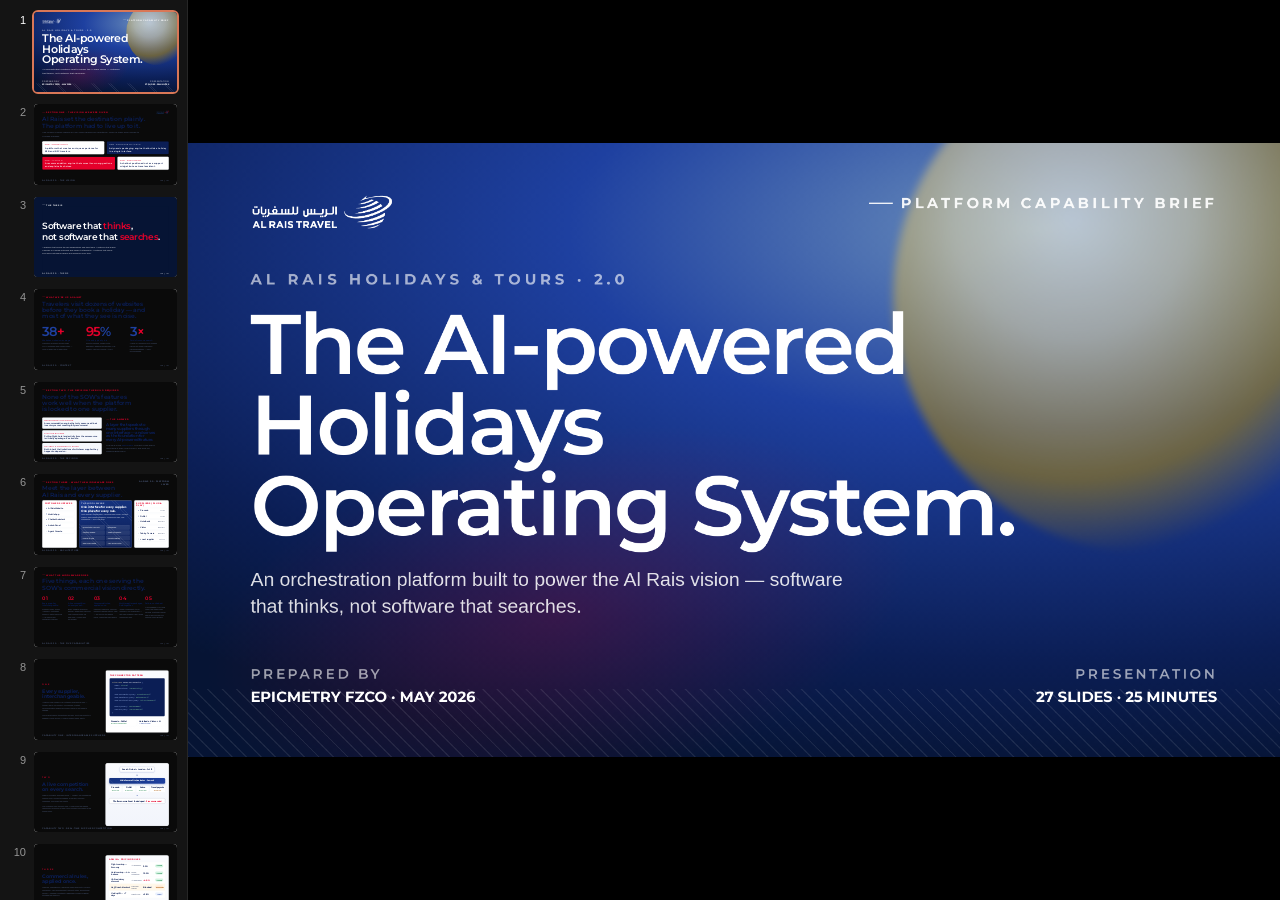
<file: AlRais-Core/Al Rais 2.0 Pitch Deck-print.html>
<!doctype html>
<html lang="en">
<head>
<meta charset="utf-8">
<title>Al Rais 2.0 — The AI-powered travel orchestration platform</title>
<link rel="stylesheet" href="ar-tokens.css">
<script src="deck-stage.js"></script>
<style>
  /* ---------- Type / spacing scale ---------- */
  :root{
    --type-display: 132px;
    --type-title:   84px;
    --type-h1:      60px;
    --type-h2:      44px;
    --type-h3:      32px;
    --type-body:    28px;
    --type-small:   24px;
    --type-eyebrow: 26px;
    --type-caption: 24px;

    --pad-x:       110px;
    --pad-top:     90px;
    --pad-bottom:  90px;
    --gap-title:   44px;
    --gap-item:    28px;

    --ink:         #0B1E55;
    --royal:       #1E40A0;
    --royal-deep:  #15327E;
    --ink-deep:    #061434;
    --red:         #E4002B;
    --gold:        #AC8400;
    --gold-soft:   #E8D7A1;
    --sky:         #B4C9E2;
    --sky-deep:    #6E92BD;
    --soft:        #F6F8FC;
    --line:        #E4E8F0;
    --line-strong: #C9D1E0;
    --mute:        #4A5878;
  }

  html,body{margin:0;padding:0;background:#0a0a0a;color:var(--ink);font-family:var(--ar-font-body);}

  deck-stage section{
    background:#fff;
    color:var(--ink);
    overflow:hidden;
    position:relative;
  }

  /* ---------- Reusable atoms ---------- */
  .eyebrow{
    font-family:var(--ar-font-display);
    font-weight:700;
    font-size:var(--type-eyebrow);
    letter-spacing:0.22em;
    text-transform:uppercase;
    color:var(--red);
    display:inline-flex;
    align-items:center;
    gap:14px;
  }
  .eyebrow::before{
    content:"";
    width:42px;height:2px;background:var(--red);display:inline-block;
  }
  .eyebrow.light{ color:rgba(255,255,255,0.92); }
  .eyebrow.light::before{ background:#fff; }

  h1.title{
    font-family:var(--ar-font-display);
    font-weight:600;
    font-size:var(--type-title);
    letter-spacing:-0.025em;
    line-height:1.02;
    margin:0;
    color:var(--ink);
    text-wrap:balance;
    max-width:1500px;
  }
  h2.section-title{
    font-family:var(--ar-font-display);
    font-weight:700;
    font-size:var(--type-h1);
    letter-spacing:-0.022em;
    line-height:1.05;
    margin:0;
    text-wrap:balance;
  }
  p.lede{
    font-family:var(--ar-font-body);
    font-weight:400;
    font-size:var(--type-h3);
    line-height:1.4;
    color:var(--mute);
    margin:0;
    max-width:1300px;
    text-wrap:pretty;
  }
  p.body{
    font-family:var(--ar-font-body);
    font-weight:400;
    font-size:var(--type-body);
    line-height:1.5;
    color:var(--mute);
    margin:0;
    max-width:1100px;
    text-wrap:pretty;
  }

  /* ---------- Layout helpers ---------- */
  .frame{
    position:absolute;inset:0;
    padding:var(--pad-top) var(--pad-x) var(--pad-bottom);
    display:flex;flex-direction:column;
  }
  .row{display:flex;}
  .col{display:flex;flex-direction:column;}

  .pattern{
    background-image:repeating-linear-gradient(45deg,
      rgba(30,64,160,0.10) 0,
      rgba(30,64,160,0.10) 1.5px,
      transparent 1.5px, transparent 12px);
  }
  .pattern.white{
    background-image:repeating-linear-gradient(45deg,
      rgba(255,255,255,0.18) 0,
      rgba(255,255,255,0.18) 1.5px,
      transparent 1.5px, transparent 14px);
  }

  /* ---------- Page chrome (footer) ---------- */
  .chrome{
    position:absolute;
    left:var(--pad-x);right:var(--pad-x);bottom:40px;
    display:flex;justify-content:space-between;align-items:center;
    font-family:var(--ar-font-body);
    font-size:24px;
    color:var(--mute);
    letter-spacing:0.06em;
  }
  .chrome.light{ color:rgba(255,255,255,0.72); }
  .chrome .crumb{ text-transform:uppercase;letter-spacing:0.22em;font-weight:600;font-family:var(--ar-font-display);font-size:24px; }
  .chrome .num{ font-family:var(--ar-font-mono);font-weight:600; }

  .ar-logo{ height:48px; }
  .ar-logo.invert{ filter:brightness(0) invert(1); }

  /* ---------- Slide: Cover ---------- */
  .cover{
    background:
      radial-gradient(120% 90% at 78% 14%, #6E92BD 0%, #1E40A0 36%, #0B1E55 78%, #061434 100%);
    color:#fff;
  }
  .cover .sun{
    position:absolute;right:-220px;top:-180px;width:900px;height:900px;border-radius:50%;
    background:radial-gradient(circle at 35% 35%, #FAF5E8 0%, #E8D7A1 25%, #AC8400 55%, transparent 72%);
    opacity:0.55;filter:blur(8px);
  }
  .cover .swoosh{
    position:absolute;left:-100px;bottom:-200px;width:1500px;height:900px;
    background:radial-gradient(60% 50% at 50% 50%, rgba(228,0,43,0.20) 0%, transparent 70%);
    transform:rotate(-12deg);
  }
  .cover .frame{ color:#fff; }
  .cover h1.title{ color:#fff; font-size:148px; line-height:0.96; letter-spacing:-0.028em; }
  .cover .sub{ font-size:34px;line-height:1.4;color:rgba(255,255,255,0.86);max-width:1100px;margin:0;text-wrap:pretty; }
  .cover .meta{ display:flex;gap:48px;align-items:flex-end;justify-content:space-between; }
  .cover .by{ font-size:24px;letter-spacing:0.2em;text-transform:uppercase;color:rgba(255,255,255,0.6);font-family:var(--ar-font-display);font-weight:600; }
  .cover .by strong{ color:#fff;display:block;margin-top:10px;font-size:26px;letter-spacing:0; }
  .cover .pattern-strip{
    position:absolute;left:0;right:0;bottom:0;height:120px;opacity:0.45;
    background-image:repeating-linear-gradient(45deg,
      rgba(255,255,255,0.20) 0, rgba(255,255,255,0.20) 2px,
      transparent 2px, transparent 18px);
  }

  /* ---------- Slide: Section break (dark) ---------- */
  .dark{ background:var(--ink-deep); color:#fff; }
  .dark .eyebrow{ color:#fff; }
  .dark h1.title, .dark h2.section-title{ color:#fff; }
  .dark p.lede, .dark p.body{ color:rgba(255,255,255,0.78); }

  .royal{ background:var(--royal); color:#fff; }
  .royal .eyebrow{ color:#fff; }
  .royal .eyebrow::before{ background:#fff; }
  .royal h1.title, .royal h2.section-title{ color:#fff; }
  .royal p.lede, .royal p.body{ color:rgba(255,255,255,0.85); }

  /* ---------- Specific slide styles ---------- */

  /* Vision slide — quotes wall */
  .quote-wall{ display:grid;grid-template-columns:repeat(12,1fr);gap:32px;margin-top:60px; }
  .qcard{
    background:#fff;border:1px solid var(--line);border-radius:14px;padding:30px 34px;
    font-family:var(--ar-font-display);font-weight:600;font-size:30px;line-height:1.18;color:var(--ink);
    letter-spacing:-0.012em;
    box-shadow:0 4px 18px rgba(11,30,85,0.05);
    position:relative;
  }
  .qcard small{
    display:block;font-family:var(--ar-font-body);font-size:24px;font-weight:500;letter-spacing:0.12em;
    text-transform:uppercase;color:var(--red);margin-bottom:14px;
  }
  .qcard.span4{ grid-column: span 4; }
  .qcard.span5{ grid-column: span 5; }
  .qcard.span6{ grid-column: span 6; }
  .qcard.span7{ grid-column: span 7; }
  .qcard.span8{ grid-column: span 8; }
  .qcard.dark{ background:var(--ink); color:#fff; border-color:transparent; }
  .qcard.dark small{ color:#fff;opacity:0.8; }
  .qcard.red{ background:var(--red); color:#fff; border-color:transparent; }
  .qcard.red small{ color:#fff;opacity:0.85; }

  /* Statement slide — huge centered phrase */
  .statement{
    height:100%;
    display:flex;flex-direction:column;justify-content:center;align-items:flex-start;
  }
  .statement .big{
    font-family:var(--ar-font-display);font-weight:600;
    font-size:120px;line-height:1.24;letter-spacing:-0.03em;
    max-width:1620px;text-wrap:balance;color:var(--ink);
  }
  .statement.dark .big{ color:#fff; }
  .statement .big em{ font-style:normal;color:var(--red); }
  .statement .by{ font-family:var(--ar-font-body);font-size:28px;color:var(--mute);max-width:1000px;margin-top:48px;line-height:1.45; }
  .statement.dark .by{ color:rgba(255,255,255,0.78); }

  /* 38-website slide */
  .stat-row{ display:grid;grid-template-columns:repeat(3,1fr);gap:64px;margin-top:80px; }
  .stat{ }
  .stat .num{ font-family:var(--ar-font-display);font-weight:600;font-size:170px;line-height:0.95;color:var(--royal);letter-spacing:-0.04em; }
  .stat .num em{ color:var(--red);font-style:normal; }
  .stat .lbl{ font-family:var(--ar-font-display);font-weight:600;font-size:26px;color:var(--ink);margin-top:20px;line-height:1.3;max-width:430px; }
  .stat .desc{ font-family:var(--ar-font-body);font-size:24px;color:var(--mute);margin-top:14px;line-height:1.45;max-width:430px;text-wrap:pretty; }

  /* Diagram of platform */
  .arch{ flex:1; display:grid; grid-template-columns:1.05fr 1.6fr 1.05fr; gap:30px; align-items:stretch; margin-top:36px; min-height:0; }
  .arch .node{
    background:#fff;border:1.5px solid var(--line-strong);border-radius:18px;padding:30px 30px;display:flex;flex-direction:column;gap:14px;
    box-shadow:0 4px 20px rgba(11,30,85,0.04);
  }
  .arch .node h4{ margin:0;font-family:var(--ar-font-display);font-weight:700;font-size:26px;color:var(--ink); }
  .arch .node p{ margin:0;font-size:20px;color:var(--mute);line-height:1.4; }
  .arch .lbl{ font-family:var(--ar-font-display);font-weight:700;font-size:24px;letter-spacing:0.22em;text-transform:uppercase;color:var(--red); }

  .arch .middle{
    background:var(--ink);color:#fff;border:none;
    background-image:radial-gradient(100% 100% at 0% 0%, rgba(30,64,160,0.6) 0%, transparent 60%),
      linear-gradient(180deg, #15327E 0%, #0B1E55 100%);
    position:relative;overflow:hidden;
  }
  .arch .middle::after{
    content:"";position:absolute;inset:0;opacity:0.18;pointer-events:none;
    background-image:repeating-linear-gradient(45deg, rgba(255,255,255,0.4) 0, rgba(255,255,255,0.4) 1px, transparent 1px, transparent 14px);
  }
  .arch .middle h4{ color:#fff;font-size:36px; }
  .arch .middle p{ color:rgba(255,255,255,0.78);font-size:24px; }
  .arch .middle .lbl{ color:#fff;opacity:0.7; }
  .arch .middle .caps{
    display:grid;grid-template-columns:1fr 1fr;gap:14px 22px;margin-top:auto;
  }
  .arch .middle .caps div{
    background:rgba(255,255,255,0.10);border:1px solid rgba(255,255,255,0.18);
    padding:14px 18px;border-radius:8px;font-size:24px;font-weight:500;
    font-family:var(--ar-font-body);color:#fff;
  }
  .arch .colstack{ display:flex;flex-direction:column;gap:14px; }
  .arch .colstack .pill{
    background:#fff;border:1.5px solid var(--line-strong);border-radius:14px;padding:16px 22px;
    display:flex;align-items:center;gap:18px;
  }
  .arch .colstack .pill .dot{ width:12px;height:12px;border-radius:50%;background:var(--royal);flex-shrink:0; }
  .arch .colstack .pill.muted .dot{ background:var(--line-strong); }
  .arch .colstack .pill .name{ font-family:var(--ar-font-display);font-weight:600;font-size:24px;color:var(--ink); }
  .arch .colstack .pill .tag{ font-family:var(--ar-font-body);font-size:24px;color:var(--mute);margin-left:auto;letter-spacing:0.06em;text-transform:uppercase; }

  /* Five things grid */
  .five-grid{ display:grid;grid-template-columns:repeat(5,1fr);gap:24px;margin-top:56px;flex:1;min-height:0; }
  .five-grid .item{
    background:#fff;border:1.5px solid var(--line);border-radius:16px;padding:36px 30px;
    display:flex;flex-direction:column;gap:18px;position:relative;overflow:hidden;
  }
  .five-grid .item .n{
    font-family:var(--ar-font-display);font-weight:600;font-size:110px;line-height:0.9;color:var(--royal);
    letter-spacing:-0.04em;opacity:0.18;position:absolute;right:18px;top:6px;
  }
  .five-grid .item h4{ margin:0;font-family:var(--ar-font-display);font-weight:700;font-size:26px;color:var(--ink);line-height:1.18; }
  .five-grid .item p{ margin:0;font-family:var(--ar-font-body);font-size:18px;line-height:1.5;color:var(--mute); }
  .five-grid .item .kicker{ font-family:var(--ar-font-display);font-weight:700;font-size:14px;letter-spacing:0.22em;text-transform:uppercase;color:var(--red); }

  /* Single-capability slide layout */
  .cap{ display:grid;grid-template-columns:0.95fr 1.05fr;gap:80px;margin-top:60px;flex:1;min-height:0;align-items:stretch; }
  .cap .lhs{ display:flex;flex-direction:column;gap:32px;justify-content:center; }
  .cap .lhs .nbig{ font-family:var(--ar-font-display);font-weight:600;font-size:32px;letter-spacing:0.32em;color:var(--red);text-transform:uppercase; }
  .cap .lhs h2{ font-family:var(--ar-font-display);font-weight:700;font-size:68px;line-height:1.04;letter-spacing:-0.022em;color:var(--ink);margin:0;text-wrap:balance; }
  .cap .lhs p{ font-size:24px;color:var(--mute);line-height:1.5;max-width:660px;margin:0; }
  .cap .rhs{
    background:#fff;border:1.5px solid var(--line);border-radius:22px;padding:0;
    box-shadow:0 12px 40px rgba(11,30,85,0.07);
    overflow:hidden;position:relative;
  }

  /* Curation example slides */
  .curex{ display:grid;grid-template-columns:1.05fr 1.4fr;gap:80px;margin-top:50px;flex:1;min-height:0;align-items:stretch; }
  .curex .lhs{ display:flex;flex-direction:column;gap:28px; }
  .curex .pers{ display:flex;align-items:center;gap:24px; }
  .curex .pers .avatar{
    width:120px;height:120px;border-radius:50%;background:linear-gradient(135deg,var(--sky) 0%,var(--royal) 100%);
    display:grid;place-items:center;color:#fff;font-family:var(--ar-font-display);font-weight:700;font-size:42px;
    flex-shrink:0;box-shadow:0 6px 22px rgba(30,64,160,0.32);
  }
  .curex .pers .meta strong{ font-family:var(--ar-font-display);font-weight:700;font-size:28px;color:var(--ink);display:block; }
  .curex .pers .meta span{ font-family:var(--ar-font-body);font-size:24px;color:var(--mute); }
  .curex h2{ font-family:var(--ar-font-display);font-weight:700;font-size:62px;line-height:1.04;letter-spacing:-0.022em;color:var(--ink);margin:0;text-wrap:balance; }
  .curex .tags{ display:flex;gap:10px;flex-wrap:wrap; }
  .curex .tags span{ background:#F6F8FC;border:1px solid var(--line);padding:10px 16px;border-radius:999px;font-size:24px;color:var(--ink);font-weight:500;letter-spacing:0.01em; }
  .curex .rule{
    border-left:3px solid var(--red);padding:14px 22px;background:#FAF5E8;border-radius:0 10px 10px 0;
    font-family:var(--ar-font-body);font-size:24px;color:var(--ink);line-height:1.4;
  }
  .curex .rule strong{ font-family:var(--ar-font-display);font-weight:700; }

  /* Result cards */
  .cards{ display:flex;flex-direction:column;gap:18px;justify-content:center; }
  .card{
    background:#fff;border:1.5px solid var(--line);border-radius:16px;padding:24px 28px;
    box-shadow:0 4px 16px rgba(11,30,85,0.04);
    display:grid;grid-template-columns:auto 1fr auto;gap:22px;align-items:center;
  }
  .card .badge{
    background:#E6F7EE;color:#136E3F;border-radius:999px;padding:8px 16px;
    font-family:var(--ar-font-display);font-weight:700;font-size:24px;letter-spacing:0.04em;
    white-space:nowrap;
  }
  .card .badge.cheapest{ background:#EAF1FE;color:var(--royal); }
  .card .badge.fastest{ background:#FFE9D5;color:#A65500; }
  .card .badge.bestmatch{ background:#D5F5E3;color:#0F7B41; }
  .card .name{ font-family:var(--ar-font-display);font-weight:700;font-size:26px;color:var(--ink); }
  .card .why{ font-family:var(--ar-font-body);font-size:24px;color:var(--mute);margin-top:6px;line-height:1.4; }
  .card .price{ font-family:var(--ar-font-display);font-weight:600;font-size:32px;color:var(--ink);letter-spacing:-0.01em; }
  .card .price small{ display:block;font-family:var(--ar-font-body);font-weight:400;font-size:24px;color:var(--mute);letter-spacing:0; }
  .card.featured{ border-color:var(--royal);box-shadow:0 12px 30px rgba(30,64,160,0.15); }

  /* GCC slide — three panels */
  .gcc{ display:grid;grid-template-columns:repeat(3,1fr);gap:36px;margin-top:50px;flex:1;min-height:0; }
  .gcc .panel{
    background:#fff;border:1.5px solid var(--line);border-radius:18px;padding:46px 40px;
    display:flex;flex-direction:column;gap:22px;position:relative;overflow:hidden;
  }
  .gcc .panel.blue{ background:linear-gradient(180deg,#15327E 0%,#0B1E55 100%);color:#fff;border:none; }
  .gcc .panel.blue h4{ color:#fff; }
  .gcc .panel.blue p{ color:rgba(255,255,255,0.82); }
  .gcc .panel.blue .icon{ color:#fff;opacity:0.85; }
  .gcc .panel h4{ font-family:var(--ar-font-display);font-weight:700;font-size:30px;line-height:1.15;color:var(--ink);margin:0;text-wrap:balance; }
  .gcc .panel p{ font-family:var(--ar-font-body);font-size:24px;line-height:1.5;color:var(--mute);margin:0;text-wrap:pretty; }
  .gcc .icon{ width:64px;height:64px;color:var(--royal); }

  /* Three-features overview */
  .three{ display:grid;grid-template-columns:repeat(3,1fr);gap:30px;margin-top:54px;flex:1;min-height:0; }
  .three .feat{
    background:#fff;border:1.5px solid var(--line);border-radius:20px;padding:48px 44px;
    display:flex;flex-direction:column;gap:24px;
  }
  .three .feat .tag{ font-family:var(--ar-font-display);font-weight:700;font-size:24px;letter-spacing:0.22em;text-transform:uppercase;color:var(--red); }
  .three .feat h3{ font-family:var(--ar-font-display);font-weight:700;font-size:38px;line-height:1.1;color:var(--ink);margin:0;letter-spacing:-0.015em; }
  .three .feat p{ font-family:var(--ar-font-body);font-size:24px;line-height:1.5;color:var(--mute);margin:0; }
  .three .feat .preview{ flex:1;margin-top:auto;border:1px dashed var(--line-strong);border-radius:12px;background:#FAFBFE;display:grid;place-items:center;min-height:160px; }

  /* Supplier ready table */
  .supp-grid{ display:grid;grid-template-columns:1.05fr 2fr;gap:18px;margin-top:42px;flex:1;min-height:0;overflow:hidden;align-content:start;grid-auto-rows:min-content; }
  .supp-grid .row{ display:contents; }
  .supp-grid .cell{
    background:#fff;border:1.5px solid var(--line);border-radius:14px;padding:18px 24px;
    display:flex;flex-direction:column;justify-content:center;
  }
  .supp-grid .cell.head{
    background:var(--ink);color:#fff;border-color:transparent;
    font-family:var(--ar-font-display);font-weight:700;font-size:14px;letter-spacing:0.22em;text-transform:uppercase;
    padding:14px 24px;
  }
  .supp-grid .cell .what{ font-family:var(--ar-font-display);font-weight:700;font-size:22px;color:var(--ink);line-height:1.2; }
  .supp-grid .cell .ex{ font-family:var(--ar-font-body);font-size:16px;color:var(--mute);margin-top:4px;letter-spacing:0.02em; }
  .supp-grid .cell .adds{ font-family:var(--ar-font-body);font-size:20px;color:var(--ink);line-height:1.4;text-wrap:pretty; }

  /* Closing */
  .close{ display:flex;flex-direction:column;justify-content:center;height:100%;gap:48px; }
  .close h1{ font-family:var(--ar-font-display);font-weight:600;font-size:108px;line-height:1.02;letter-spacing:-0.028em;color:#fff;margin:0;max-width:1540px;text-wrap:balance; }
  .close p{ font-size:30px;color:rgba(255,255,255,0.82);max-width:1300px;line-height:1.5;margin:0; }

  /* Thank you */
  .thanks{ display:grid;grid-template-columns:1.2fr 1fr;gap:80px;height:100%;align-items:center; }
  .thanks .l h1{ font-family:var(--ar-font-display);font-weight:600;font-size:188px;line-height:0.96;letter-spacing:-0.03em;color:#fff;margin:0; }
  .thanks .l p{ font-size:30px;color:rgba(255,255,255,0.85);max-width:780px;line-height:1.5;margin:32px 0 0; }
  .thanks .r{
    background:rgba(255,255,255,0.06);border:1px solid rgba(255,255,255,0.15);
    border-radius:24px;padding:56px 50px;
    backdrop-filter:blur(8px);
  }
  .thanks .r .by{ font-family:var(--ar-font-display);font-weight:700;font-size:16px;letter-spacing:0.24em;text-transform:uppercase;color:rgba(255,255,255,0.55); }
  .thanks .r .name{ font-family:var(--ar-font-display);font-weight:600;font-size:54px;color:#fff;margin:16px 0 28px;letter-spacing:-0.015em; }
  .thanks .r .row2{ display:flex;flex-direction:column;gap:18px;font-family:var(--ar-font-body);font-size:22px;color:rgba(255,255,255,0.92);line-height:1.4; }
  .thanks .r .row2 strong{ display:block;font-family:var(--ar-font-display);font-weight:600;font-size:18px;color:rgba(255,255,255,0.55);letter-spacing:0.18em;text-transform:uppercase;margin-bottom:4px; }

  /* ---- Product screen mocks ---- */
  .browser{
    width:100%;height:100%;background:#FAFBFE;border-radius:0;
    display:flex;flex-direction:column;overflow:hidden;
    font-family:var(--ar-font-body);
  }
  .bw-bar{
    height:46px;background:#fff;border-bottom:1px solid var(--line);display:flex;align-items:center;padding:0 18px;gap:10px;flex-shrink:0;
  }
  .bw-bar .dots{ display:flex;gap:7px; }
  .bw-bar .dots span{ width:11px;height:11px;border-radius:50%;background:#E5E8EE; }
  .bw-bar .url{
    flex:1;height:26px;background:#F1F3F8;border-radius:6px;display:flex;align-items:center;padding:0 14px;
    font-size:13px;color:var(--mute);margin-left:16px;font-family:var(--ar-font-mono);
  }
  .nav{ height:74px;background:#fff;border-bottom:1px solid var(--line);display:flex;align-items:center;padding:0 38px;gap:42px;flex-shrink:0; }
  .nav .logo{ height:36px; }
  .nav .nlinks{ display:flex;gap:34px;font-size:17px;font-weight:500;color:var(--ink); }
  .nav .nlinks .active{ color:var(--royal);border-bottom:2px solid var(--red);padding-bottom:4px; }
  .nav .right{ margin-left:auto;display:flex;align-items:center;gap:14px; }
  .nav .pill{ border:1.5px solid var(--royal);border-radius:14px;padding:8px 14px;font-size:13px;display:flex;gap:10px;align-items:center;color:var(--ink); }
  .nav .av{ width:42px;height:42px;border-radius:50%;background:linear-gradient(135deg,#E8D7A1,var(--gold));display:grid;place-items:center;color:#fff;font-weight:700;font-size:15px; }

  /* Landing mock */
  .land{
    flex:1;
    background:linear-gradient(180deg, #D2F4FE 0%, #ffffff 14%, #ffffff 26%, #5383DA 56%, #2351A3 88%, #081326 100%);
    padding:48px 60px 32px;display:flex;flex-direction:column;position:relative;overflow:hidden;
  }
  .land h2{ font-family:var(--ar-font-display);font-weight:600;font-size:60px;text-align:center;color:var(--ink);margin:8px 0 24px;letter-spacing:-0.025em; }
  .land .search{ width:74%;margin:0 auto;background:#fff;border-radius:18px;padding:22px 28px;display:flex;align-items:center;gap:14px;box-shadow:0 10px 28px rgba(11,30,85,0.10); }
  .land .search input{ flex:1;border:0;font-size:22px;color:var(--mute);outline:0;font-family:var(--ar-font-body); }
  .land .search .send{ width:46px;height:46px;border-radius:50%;background:var(--royal);display:grid;place-items:center;color:#fff;font-weight:700; }
  .land .curated{ margin-top:auto;padding:36px 0 0; }
  .land .curated h3{ color:var(--ink);font-family:var(--ar-font-display);font-weight:700;font-size:22px;margin:0 0 14px; }
  .land .filters{ display:flex;justify-content:space-between;align-items:center;margin-bottom:22px; }
  .land .filters .tabs{ display:flex;gap:14px;background:rgba(35,81,163,0.32);border-radius:14px;padding:6px;backdrop-filter:blur(6px); }
  .land .filters .tabs span{ padding:10px 22px;font-size:16px;color:rgba(255,255,255,0.78);font-weight:500;border-radius:10px; }
  .land .filters .tabs .on{ background:var(--royal);color:#fff;font-weight:700; }
  .land .filters .umrah{ background:rgba(11,30,85,0.45);color:#fff;border:1px solid rgba(255,255,255,0.18);padding:12px 18px;border-radius:12px;font-size:15px; }
  .land .packs{ display:grid;grid-template-columns:repeat(4,1fr);gap:18px; }
  .land .packs .p{
    background:#1E40A0;color:#fff;border-radius:16px;overflow:hidden;height:240px;position:relative;
    display:flex;flex-direction:column;justify-content:space-between;padding:16px;
    background-image:linear-gradient(180deg, rgba(11,30,85,0.05) 0%, rgba(11,30,85,0.7) 100%);
  }
  .land .packs .p::before{
    content:"";position:absolute;inset:0;z-index:-1;
    background:linear-gradient(135deg, var(--royal-deep), var(--royal));
  }
  .land .packs .p.hero{ height:300px;margin-top:-60px;box-shadow:0 18px 40px rgba(0,0,0,0.20); }
  .land .packs .p .top-row{ display:flex;justify-content:space-between;align-items:flex-start; }
  .land .packs .p .desto{ font-family:var(--ar-font-display);font-weight:700;font-size:22px;line-height:1.1; }
  .land .packs .p .info{ font-size:14px;opacity:0.85;margin-top:4px;line-height:1.4; }
  .land .packs .p .price{ text-align:right;}
  .land .packs .p .price .from{ font-size:12px;opacity:0.78; }
  .land .packs .p .price .v{ font-family:var(--ar-font-display);font-weight:600;font-size:24px;line-height:1; }
  .land .packs .p .book{ background:#fff;color:var(--royal);text-align:center;padding:10px;border-radius:10px;font-weight:700;font-size:14px;font-family:var(--ar-font-display); }
  .land .packs .p .bottom-block{ display:flex;flex-direction:column;gap:10px; }

  /* Chat mock */
  .chat{ flex:1;display:grid;grid-template-columns:0.95fr 1.45fr;background:#fff;min-height:0; }
  .chat .l{ border-right:1px solid var(--line);padding:28px 26px 22px;display:flex;flex-direction:column;gap:14px;overflow:hidden; }
  .chat .u-bubble{ background:var(--royal);color:#fff;border-radius:18px 18px 4px 18px;padding:12px 18px;font-size:16px;align-self:flex-end;max-width:60%;font-weight:600; }
  .chat .bot{ display:flex;gap:12px;align-items:flex-start; }
  .chat .bot .ava{ width:30px;height:30px;border-radius:50%;background:var(--royal);flex-shrink:0;display:grid;place-items:center;color:#fff;font-size:11px;font-weight:700;margin-top:4px; }
  .chat .bot-bubble{ background:#F1F3F8;border-radius:18px 18px 18px 4px;padding:13px 18px;font-size:16px;color:var(--ink);max-width:80%;line-height:1.45; }
  .chat .bot-bubble strong{ font-weight:700; }
  .chat .flight-c{
    background:#fff;border:1.5px solid var(--line);border-radius:12px;padding:14px 16px;display:grid;grid-template-columns:auto 1fr auto;gap:12px;align-items:center;
  }
  .chat .flight-c.best{ border-color:var(--royal); }
  .chat .badge2{ font-family:var(--ar-font-display);font-weight:700;font-size:11px;border-radius:999px;padding:5px 10px; }
  .chat .badge2.bm{ background:#D5F5E3;color:#0F7B41; }
  .chat .badge2.cp{ background:#EAF1FE;color:var(--royal); }
  .chat .badge2.fs{ background:#FFE9D5;color:#A65500; }
  .chat .flight-c .info{ display:flex;flex-direction:column;gap:2px; }
  .chat .flight-c .car{ font-family:var(--ar-font-display);font-weight:700;font-size:14px;color:var(--ink); }
  .chat .flight-c .sub{ font-size:11px;color:var(--mute); }
  .chat .flight-c .timeline{ display:flex;align-items:center;gap:6px;margin-top:6px;grid-column:2/-1; }
  .chat .flight-c .timeline .t{ font-size:12px;font-weight:600;color:var(--ink); }
  .chat .flight-c .timeline .line{ flex:1;height:1.5px;background:var(--line-strong);position:relative; }
  .chat .flight-c .timeline .line::before,.chat .flight-c .timeline .line::after{ content:"";width:7px;height:7px;border-radius:50%;background:var(--royal);position:absolute;top:50%;transform:translateY(-50%); }
  .chat .flight-c .timeline .line::before{ left:0; } .chat .flight-c .timeline .line::after{ right:0; }
  .chat .flight-c .timeline .mid{ position:absolute;top:-18px;left:50%;transform:translateX(-50%);font-size:9px;color:var(--mute); }
  .chat .flight-c .timeline .mid2{ position:absolute;top:8px;left:50%;transform:translateX(-50%);font-size:9px;color:var(--mute); }
  .chat .flight-c .price2{ font-family:var(--ar-font-display);font-weight:600;font-size:16px;color:var(--ink); }
  .chat .input{ margin-top:auto;background:#F1F3F8;border-radius:14px;padding:12px 16px;font-size:14px;color:var(--mute);display:flex;align-items:center;gap:10px; }
  .chat .input .sd{ margin-left:auto;width:30px;height:30px;border-radius:50%;background:var(--royal);display:grid;place-items:center;color:#fff;font-size:12px; }

  /* Right panel of chat */
  .chat .r{ background:#FAFBFE;padding:26px 32px;display:flex;flex-direction:column;gap:14px;overflow:hidden; }
  .chat .r .head{ display:flex;justify-content:space-between;align-items:flex-end;padding-bottom:18px;border-bottom:1px solid var(--line); }
  .chat .r .head .where{ font-family:var(--ar-font-display);font-weight:700;font-size:22px;color:var(--ink); }
  .chat .r .head .where small{ display:block;font-family:var(--ar-font-body);font-weight:400;font-size:13px;color:var(--mute);margin-top:2px; }
  .chat .r .head .total{ text-align:right;font-family:var(--ar-font-display);font-weight:600;font-size:24px;color:var(--ink); }
  .chat .r .head .total small{ display:block;font-family:var(--ar-font-body);font-weight:400;font-size:12px;color:var(--mute);margin-top:2px; }
  .chat .r .empty{ flex:1;border:1.5px dashed var(--line-strong);border-radius:14px;display:grid;place-items:center;color:var(--mute);font-size:15px;text-align:center;padding:30px; }
  .chat .r .empty svg{ width:42px;height:42px;display:block;margin:0 auto 12px;color:var(--royal);opacity:0.6; }

  /* Review screen */
  .review .r .head .total{ color:var(--ink); }
  .review .pl{
    background:#fff;border:1.5px solid var(--line);border-radius:12px;padding:14px 18px;
  }
  .review .pl + .pl{ margin-top:10px; }
  .review .pl h5{ margin:0;font-family:var(--ar-font-display);font-weight:700;font-size:15px;color:var(--ink);display:flex;justify-content:space-between;align-items:center; }
  .review .pl h5 .pr{ font-weight:600;font-size:15px; }
  .review .pl small{ display:block;font-family:var(--ar-font-body);font-size:12px;color:var(--mute);margin-top:4px;line-height:1.4; }
  .review .savings{
    background:#D5F5E3;color:#0F7B41;border-radius:8px;padding:8px 14px;font-weight:700;font-size:13px;
    display:flex;align-items:center;gap:8px;
  }
  .review .lock{
    background:#FFE5EB;color:var(--red);border-radius:10px;padding:12px 14px;
    font-weight:700;font-size:13px;display:flex;justify-content:space-between;align-items:center;
  }
  .review .lock .l1{ display:flex;flex-direction:column;gap:2px; }
  .review .lock small{ font-weight:400;font-size:11px;color:var(--red);opacity:0.85; }
  .review .lock .pay{ background:#fff;color:var(--red);padding:8px 18px;border-radius:8px;font-weight:700;font-size:13px;font-family:var(--ar-font-display); }

  /* Diagram (orchestration) */
  .orch{
    display:flex;flex-direction:column;gap:24px;margin-top:40px;flex:1;min-height:0;padding:30px 60px;
  }
  .orch .layer{ display:grid;grid-template-columns:repeat(4,1fr);gap:18px; }
  .orch .layer.center{ grid-template-columns:1fr; }
  .orch .node2{
    background:#fff;border:1.5px solid var(--line-strong);border-radius:14px;padding:18px 22px;
    display:flex;flex-direction:column;gap:4px;text-align:center;
  }
  .orch .node2 .nm{ font-family:var(--ar-font-display);font-weight:700;font-size:20px;color:var(--ink); }
  .orch .node2 .sub{ font-size:14px;color:var(--mute); }
  .orch .node2.middle{ background:linear-gradient(135deg,var(--royal-deep),var(--royal));color:#fff;border:none;padding:30px;text-align:left;display:grid;grid-template-columns:auto 1fr;gap:32px;align-items:center; }
  .orch .node2.middle .nm{ color:#fff;font-size:26px; }
  .orch .node2.middle .sub{ color:rgba(255,255,255,0.85);font-size:18px; }
  .orch .node2.middle .pills{ display:flex;gap:10px;flex-wrap:wrap;justify-content:flex-end; }
  .orch .node2.middle .pills span{ background:rgba(255,255,255,0.14);border:1px solid rgba(255,255,255,0.22);border-radius:999px;padding:8px 14px;font-size:14px;font-weight:500; }
  .orch .arrow-down{
    display:flex;justify-content:space-around;align-items:center;
    color:var(--line-strong);height:14px;
  }
  .orch .arrow-down span{ font-size:24px;color:var(--royal); }

  /* big "five things" wide layout */
  .wide-five{ display:grid;grid-template-columns:repeat(5,1fr);gap:28px;margin-top:64px;flex:1;min-height:0; }
  .wide-five .it{ display:flex;flex-direction:column;gap:18px; }
  .wide-five .it .num{ font-family:var(--ar-font-display);font-weight:600;font-size:72px;color:var(--red);letter-spacing:-0.03em;line-height:1; }
  .wide-five .it h4{ font-family:var(--ar-font-display);font-weight:700;font-size:24px;color:var(--ink);line-height:1.22;margin:0;text-wrap:balance; }
  .wide-five .it p{ font-family:var(--ar-font-body);font-size:24px;color:var(--mute);line-height:1.5;margin:0;text-wrap:pretty; }

  /* generic 2-col layout */
  .twocol{ display:grid;grid-template-columns:1fr 1.2fr;gap:80px;margin-top:48px;flex:1;align-items:stretch; }
  .twocol .l{ display:flex;flex-direction:column;gap:30px;justify-content:center; }
  .twocol .r{ display:flex;flex-direction:column;gap:20px;justify-content:center; }

  /* Connected diagram */
  .connected{
    flex:1;margin-top:40px;background:#FAFBFE;border:1.5px solid var(--line);border-radius:24px;
    padding:60px;position:relative;overflow:hidden;
    display:grid;grid-template-columns:1fr 1.2fr 1fr;gap:60px;align-items:center;
  }
  .connected .col h4{ font-family:var(--ar-font-display);font-weight:700;font-size:22px;text-transform:uppercase;letter-spacing:0.18em;color:var(--red);margin:0 0 24px; }
  .connected .col .item{ display:flex;align-items:center;gap:16px;background:#fff;border:1.5px solid var(--line);border-radius:12px;padding:18px 22px;margin-bottom:14px; }
  .connected .col .item .dot{ width:10px;height:10px;border-radius:50%;background:var(--royal); }
  .connected .col .item .nm{ font-family:var(--ar-font-display);font-weight:600;font-size:22px;color:var(--ink); }
  .connected .mid{
    background:linear-gradient(135deg,var(--royal-deep),var(--royal));color:#fff;border-radius:20px;padding:48px 42px;
    box-shadow:0 22px 50px rgba(30,64,160,0.30);position:relative;overflow:hidden;
  }
  .connected .mid::after{
    content:"";position:absolute;inset:0;opacity:0.18;
    background-image:repeating-linear-gradient(45deg, rgba(255,255,255,0.4) 0, rgba(255,255,255,0.4) 1px, transparent 1px, transparent 14px);
  }
  .connected .mid h3{ font-family:var(--ar-font-display);font-weight:600;font-size:38px;letter-spacing:-0.018em;margin:0; }
  .connected .mid p{ font-size:20px;color:rgba(255,255,255,0.86);margin:18px 0 0;line-height:1.5; }
  .connected .mid .ms{ margin-top:28px;display:flex;flex-wrap:wrap;gap:10px; }
  .connected .mid .ms span{ background:rgba(255,255,255,0.14);border:1px solid rgba(255,255,255,0.22);border-radius:999px;padding:8px 14px;font-size:15px; }

  /* slide num for chrome */
  .pg{ font-family:var(--ar-font-mono);font-weight:600; }
</style>
</head>
<body>

<deck-stage width="1920" height="1080">

  <!-- ===================== 01 — COVER ===================== -->
  <section class="cover" data-screen-label="01 Cover">
    <div class="sun"></div>
    <div class="swoosh"></div>
    <div class="pattern-strip"></div>
    <div class="frame">
      <div class="row" style="justify-content:space-between;align-items:flex-start;">
        <img src="assets/logo.png" alt="Al Rais Travel" class="ar-logo invert" style="height:64px;">
        <div class="eyebrow light"><span>Platform Capability Brief</span></div>
      </div>
      <div style="margin-top:auto;">
        <div style="font-family:var(--ar-font-display);font-weight:700;font-size:26px;letter-spacing:0.28em;text-transform:uppercase;color:rgba(255,255,255,0.62);margin-bottom:26px;">Al Rais Holidays &amp; Tours · 2.0</div>
        <h1 class="title">The AI-powered Holidays Operating System.</h1>
        <p class="sub" style="margin-top:36px;">An orchestration platform built to power the Al Rais vision — software that thinks, not software that searches.</p>
      </div>
      <div class="meta" style="margin-top:80px;">
        <div class="by">
          Prepared by
          <strong>Epicmetry FZCO · May 2026</strong>
        </div>
        <div class="by" style="text-align:right;">
          Presentation
          <strong>27 slides · 25 minutes</strong>
        </div>
      </div>
    </div>
  </section>

  <!-- ===================== 02 — VISION ===================== -->
  <section data-screen-label="02 The vision">
    <div class="frame">
      <div class="row" style="justify-content:space-between;align-items:center;">
        <div class="eyebrow"><span>Section one · The vision we were given</span></div>
        <img src="assets/logo.png" class="ar-logo" style="height:42px;">
      </div>
      <h1 class="title" style="margin-top:30px;max-width:1500px;">Al Rais set the destination plainly. The platform had to live up to it.</h1>
      <p class="lede" style="margin-top:28px;">The Scope of Work signed in May 2025 named four ambitions. None of them work locked to a single supplier.</p>

      <div class="quote-wall" style="margin-top:50px;">
        <div class="qcard span6">
          <small>SOW · Foundational</small>
          A platform that creates a unique experience for B2B and B2C travelers.
        </div>
        <div class="qcard span6 dark">
          <small>SOW · Exclusive to Al Rais</small>
          A dynamic packaging engine that builds a holiday in a single interface.
        </div>
        <div class="qcard span7 red">
          <small>SOW · Al-Rais IP</small>
          A recommendation engine that scores its own suggestions and explains its choices.
        </div>
        <div class="qcard span5">
          <small>SOW · Positioning</small>
          A chatbot positioned not as a support widget but as a travel assistant.
        </div>
      </div>

      <div class="chrome">
        <span class="crumb">Al Rais 2.0 · The vision</span>
        <span class="pg">02 / 27</span>
      </div>
    </div>
  </section>

  <!-- ===================== 03 — THESIS ===================== -->
  <section class="dark" data-screen-label="03 Thesis">
    <div class="frame">
      <div class="eyebrow light"><span>The thesis</span></div>
      <div class="statement dark" style="margin-top:auto;margin-bottom:auto;">
        <div class="big">
          <div>Software that <em>thinks</em>,</div>
          <div>not software that <em>searches</em>.</div>
        </div>
        <p class="by">
          A platform that scores its own suggestions and tags them. A platform that builds a holiday in a single interface and prices it intelligently. A platform that learns from how customers behave and improves over time.
        </p>
      </div>
      <div class="chrome light">
        <span class="crumb">Al Rais 2.0 · Thesis</span>
        <span class="pg">03 / 27</span>
      </div>
    </div>
  </section>

  <!-- ===================== 04 — INDUSTRY CONTEXT ===================== -->
  <section data-screen-label="04 Industry context">
    <div class="frame">
      <div class="eyebrow"><span>What we're up against</span></div>
      <h1 class="title" style="margin-top:30px;max-width:1500px;">Travelers visit dozens of websites before they book a holiday — and most of what they see is noise.</h1>

      <div class="stat-row">
        <div class="stat">
          <div class="num">38<em>+</em></div>
          <div class="lbl">Websites visited on average</div>
          <div class="desc">Inspiration scattered across blogs, OTAs, Instagram and supplier sites — none of which talk to each other.</div>
        </div>
        <div class="stat">
          <div class="num"><em>95</em>%</div>
          <div class="lbl">Of leads typically lost</div>
          <div class="desc">Slow turnaround, cookie-cutter packages, weak personalisation. The industry calls this "normal." It isn't.</div>
        </div>
        <div class="stat">
          <div class="num">3<em>×</em></div>
          <div class="lbl">Cards from one search</div>
          <div class="desc">Al Rais 2.0 collapses forty supplier results into three considered recommendations — each one explained.</div>
        </div>
      </div>

      <div class="chrome">
        <span class="crumb">Al Rais 2.0 · Context</span>
        <span class="pg">04 / 27</span>
      </div>
    </div>
  </section>

  <!-- ===================== 05 — THE DECISION ===================== -->
  <section data-screen-label="05 The decision">
    <div class="frame">
      <div class="eyebrow"><span>Section two · The decision the build required</span></div>
      <h1 class="title" style="margin-top:30px;max-width:1480px;">None of the SOW's features work well when the platform is locked to one supplier.</h1>

      <div class="row" style="gap:60px;margin-top:48px;flex:1;align-items:stretch;min-height:0;">
        <div class="col" style="flex:1;gap:22px;justify-content:center;">
          <div class="qcard span4" style="background:#F6F8FC;border:1px solid var(--line);font-size:26px;padding:24px 28px;">
            <small style="margin-bottom:10px;">Recommendation engine</small>
            A recommendation engine that only sees one airline's inventory cannot meaningfully recommend.
          </div>
          <div class="qcard span4" style="background:#F6F8FC;border:1px solid var(--line);font-size:26px;padding:24px 28px;">
            <small style="margin-bottom:10px;">Package builder</small>
            Pulling flight, hotel and activity from the same source isn't really a package. It's a bundle.
          </div>
          <div class="qcard span4" style="background:#F6F8FC;border:1px solid var(--line);font-size:26px;padding:24px 28px;">
            <small style="margin-bottom:10px;">Chatbot &amp; commercial rules</small>
            Both inherit the limitations of whichever supplier they happen to depend on.
          </div>
        </div>
        <div class="col" style="flex:1.05;justify-content:center;gap:28px;">
          <div class="eyebrow"><span>The answer</span></div>
          <div style="font-family:var(--ar-font-display);font-weight:700;font-size:48px;line-height:1.05;letter-spacing:-0.022em;color:var(--ink);max-width:760px;text-wrap:balance;">
            A layer that speaks to many suppliers through one interface — and serves as the foundation for every AI-powered feature.
          </div>
          <p class="body" style="max-width:680px;">That layer is the <strong style="color:var(--ink);font-weight:700;">middleware</strong>. The rest of this brief is about what it does, how it does it, and what the business gets from it.</p>
        </div>
      </div>

      <div class="chrome">
        <span class="crumb">Al Rais 2.0 · The decision</span>
        <span class="pg">05 / 27</span>
      </div>
    </div>
  </section>

  <!-- ===================== 06 — MEET THE MIDDLEWARE ===================== -->
  <section data-screen-label="06 The middleware">
    <div class="frame">
      <div class="row" style="justify-content:space-between;align-items:flex-start;">
        <div>
          <div class="eyebrow"><span>Section three · What the middleware does</span></div>
          <h1 class="title" style="margin-top:24px;">Meet the layer between Al Rais and every supplier.</h1>
        </div>
        <div style="text-align:right;font-family:var(--ar-font-display);font-weight:700;font-size:24px;letter-spacing:0.18em;text-transform:uppercase;color:var(--mute);">
          al-rais 2.0 · platform layer
        </div>
      </div>

      <div class="arch" style="margin-top:36px;">
        <div class="node colstack">
          <span class="lbl">Customer Surfaces</span>
          <div class="pill"><span class="dot"></span><span class="name">Al Rais Website</span></div>
          <div class="pill"><span class="dot"></span><span class="name">Mobile App</span></div>
          <div class="pill"><span class="dot"></span><span class="name">Chatbot Assistant</span></div>
          <div class="pill"><span class="dot"></span><span class="name">Admin Panel</span></div>
          <div class="pill muted"><span class="dot"></span><span class="name">Agent Console</span></div>
        </div>

        <div class="node middle">
          <span class="lbl">The Middleware</span>
          <h4>One interface for every supplier. One place for every rule.</h4>
          <p>Multi-supplier orchestration, canonical data model, curation engine, saga-based packaging, commercial rules, visa intelligence — all in one layer.</p>
          <div class="caps">
            <div>Orchestrator (fan-out)</div>
            <div>Normalizer</div>
            <div>Curation engine</div>
            <div>Saga coordinator</div>
            <div>Pricing &amp; yield</div>
            <div>Circuit breakers</div>
            <div>Offer-map ledger</div>
            <div>Visa &amp; place intel</div>
          </div>
        </div>

        <div class="node colstack">
          <span class="lbl">Suppliers (Plug &amp; Play)</span>
          <div class="pill"><span class="dot"></span><span class="name">Provesio</span><span class="tag">Live</span></div>
          <div class="pill"><span class="dot"></span><span class="name">Duffel</span><span class="tag">Live</span></div>
          <div class="pill muted"><span class="dot"></span><span class="name">Hotelbeds</span><span class="tag">Ready</span></div>
          <div class="pill muted"><span class="dot"></span><span class="name">Viator</span><span class="tag">Ready</span></div>
          <div class="pill muted"><span class="dot"></span><span class="name">Tabby · Tamara</span><span class="tag">Ready</span></div>
          <div class="pill muted"><span class="dot"></span><span class="name">+ next supplier</span><span class="tag">Days</span></div>
        </div>
      </div>

      <div class="chrome">
        <span class="crumb">Al Rais 2.0 · Architecture</span>
        <span class="pg">06 / 27</span>
      </div>
    </div>
  </section>

  <!-- ===================== 07 — FIVE THINGS IT DOES ===================== -->
  <section data-screen-label="07 Five things it does">
    <div class="frame">
      <div class="eyebrow"><span>What the middleware does</span></div>
      <h1 class="title" style="margin-top:24px;max-width:1500px;">Five things, each one serving the SOW's commercial vision directly.</h1>
      <div class="wide-five">
        <div class="it">
          <div class="num">01</div>
          <h4>Every supplier, interchangeable.</h4>
          <p>Provesio today; Sabre, Amadeus, Hotelbeds, Duffel or Viator tomorrow — all behind one consistent interface.</p>
        </div>
        <div class="it">
          <div class="num">02</div>
          <h4>A live competition on every search.</h4>
          <p>Every supplier queried in parallel. Duplicates removed. The customer sees the best offer; Al Rais sees the margin.</p>
        </div>
        <div class="it">
          <div class="num">03</div>
          <h4>Commercial rules, applied once.</h4>
          <p>Markups, blackouts, currency, residence-based pricing, yield — set once in the admin panel, respected everywhere.</p>
        </div>
        <div class="it">
          <div class="num">04</div>
          <h4>Multi-supplier packages, held together.</h4>
          <p>Three components, three suppliers, one transaction — with safe rollback if any single component fails.</p>
        </div>
        <div class="it">
          <div class="num">05</div>
          <h4>Failure, contained.</h4>
          <p>If one supplier's API goes down, the others keep serving. Customers never see an error screen the platform could prevent.</p>
        </div>
      </div>
      <div class="chrome">
        <span class="crumb">Al Rais 2.0 · The five capabilities</span>
        <span class="pg">07 / 27</span>
      </div>
    </div>
  </section>

  <!-- ===================== 08 — ONE. EVERY SUPPLIER ===================== -->
  <section data-screen-label="08 One. Interchangeable suppliers">
    <div class="frame">
      <div class="cap">
        <div class="lhs">
          <span class="nbig">One</span>
          <h2>Every supplier, interchangeable.</h2>
          <p>Adding a new supplier is a contained engineering task — typically days, not months. The website, chatbot, recommendation engine and admin panel do not need to change.</p>
          <p>This is what makes the platform durable. The travel industry's suppliers come and go; Al Rais's product never has to.</p>
        </div>
        <div class="rhs" style="background:linear-gradient(180deg,#FAFBFE 0%, #fff 100%);padding:54px;display:flex;flex-direction:column;gap:24px;">
          <div style="font-family:var(--ar-font-display);font-weight:700;font-size:24px;letter-spacing:0.22em;text-transform:uppercase;color:var(--red);">The connector pattern</div>
          <div style="font-family:var(--ar-font-mono);background:#0B1E55;color:#9DB6E8;border-radius:12px;padding:30px 36px;font-size:24px;line-height:1.7;">
            <span style="color:#E4D29D;">interface</span> <span style="color:#fff;">SupplierConnector</span> {<br>
            &nbsp;&nbsp;name: <span style="color:#7FC59A;">string</span>;<br>
            &nbsp;&nbsp;capabilities: <span style="color:#7FC59A;">Capability[]</span>;<br>
            <br>
            &nbsp;&nbsp;searchFlights?(req): <span style="color:#7FC59A;">FlightResult</span>;<br>
            &nbsp;&nbsp;searchHotels?(req): <span style="color:#7FC59A;">HotelResult</span>;<br>
            &nbsp;&nbsp;searchActivities?(req): <span style="color:#7FC59A;">ActivityResult</span>;<br>
            <br>
            &nbsp;&nbsp;book?(offer): <span style="color:#7FC59A;">BookingRef</span>;<br>
            &nbsp;&nbsp;cancel?(ref): <span style="color:#7FC59A;">CancelResult</span>;<br>
            }
          </div>
          <div style="display:grid;grid-template-columns:1fr 1fr;gap:14px;margin-top:8px;">
            <div style="background:#fff;border:1.5px solid var(--line);border-radius:10px;padding:18px;">
              <div style="font-family:var(--ar-font-display);font-weight:700;font-size:24px;color:var(--ink);">Provesio · Duffel</div>
              <div style="font-size:24px;color:#0F7B41;margin-top:4px;">● Live in production</div>
            </div>
            <div style="background:#fff;border:1.5px solid var(--line);border-radius:10px;padding:18px;">
              <div style="font-family:var(--ar-font-display);font-weight:700;font-size:24px;color:var(--ink);">Hotelbeds · Viator · +N</div>
              <div style="font-size:24px;color:var(--royal);margin-top:4px;">○ Days to add</div>
            </div>
          </div>
        </div>
      </div>
      <div class="chrome">
        <span class="crumb">Capability one · Interchangeable suppliers</span>
        <span class="pg">08 / 27</span>
      </div>
    </div>
  </section>

  <!-- ===================== 09 — TWO. LIVE COMPETITION ===================== -->
  <section data-screen-label="09 Two. Live competition">
    <div class="frame">
      <div class="cap">
        <div class="lhs">
          <span class="nbig">Two</span>
          <h2>A live competition on every search.</h2>
          <p>When a customer searches Dubai → London, the middleware queries every connected supplier in parallel, removes duplicates, and ranks the results.</p>
          <p>The customer sees the best offer. Al Rais sees the margin opportunity across all of them. Both numbers are visible in the admin panel.</p>
        </div>
        <div class="rhs" style="padding:0;">
          <!-- Fan-out diagram -->
          <div style="height:100%;display:flex;flex-direction:column;background:linear-gradient(180deg,#FAFBFE 0%, #F1F4FB 100%);padding:48px;gap:24px;">
            <div style="display:flex;justify-content:center;">
              <div style="background:#fff;border:1.5px solid var(--royal);border-radius:14px;padding:18px 28px;font-family:var(--ar-font-display);font-weight:700;font-size:26px;color:var(--ink);box-shadow:0 6px 18px rgba(30,64,160,0.16);">
                Search Dubai → London · Jul 12
              </div>
            </div>
            <div style="display:flex;justify-content:center;align-items:center;color:var(--royal);font-size:28px;">▼</div>
            <div style="background:linear-gradient(135deg,var(--royal-deep),var(--royal));color:#fff;border-radius:14px;padding:22px 30px;text-align:center;font-family:var(--ar-font-display);font-weight:700;font-size:26px;box-shadow:0 12px 30px rgba(30,64,160,0.30);position:relative;overflow:hidden;">
              Middleware Orchestrator · fan-out
              <div style="position:absolute;inset:0;opacity:0.15;background:repeating-linear-gradient(45deg, rgba(255,255,255,0.4) 0, rgba(255,255,255,0.4) 1px, transparent 1px, transparent 14px);"></div>
            </div>
            <div style="display:grid;grid-template-columns:repeat(4,1fr);gap:12px;">
              <div style="background:#fff;border:1.5px solid var(--line);border-radius:10px;padding:14px;text-align:center;"><div style="font-family:var(--ar-font-display);font-weight:700;font-size:24px;">Provesio</div><div style="font-size:24px;color:#0F7B41;margin-top:4px;">● 412 ms</div></div>
              <div style="background:#fff;border:1.5px solid var(--line);border-radius:10px;padding:14px;text-align:center;"><div style="font-family:var(--ar-font-display);font-weight:700;font-size:24px;">Duffel</div><div style="font-size:24px;color:#0F7B41;margin-top:4px;">● 287 ms</div></div>
              <div style="background:#fff;border:1.5px solid var(--line);border-radius:10px;padding:14px;text-align:center;"><div style="font-family:var(--ar-font-display);font-weight:700;font-size:24px;">Sabre</div><div style="font-size:24px;color:#0F7B41;margin-top:4px;">● 521 ms</div></div>
              <div style="background:#fff;border:1.5px solid var(--line);border-radius:10px;padding:14px;text-align:center;"><div style="font-family:var(--ar-font-display);font-weight:700;font-size:24px;">Travelpayouts</div><div style="font-size:24px;color:#A65500;margin-top:4px;">● 198 ms</div></div>
            </div>
            <div style="display:flex;justify-content:center;color:var(--royal);font-size:24px;margin-top:6px;">▼</div>
            <div style="background:#fff;border:1.5px solid var(--ink);border-radius:14px;padding:20px;text-align:center;font-family:var(--ar-font-display);font-weight:700;font-size:24px;color:var(--ink);">
              73 offers normalized · 14 deduped · <span style="color:var(--red);">3 recommended</span>
            </div>
          </div>
        </div>
      </div>
      <div class="chrome">
        <span class="crumb">Capability two · Real-time supplier competition</span>
        <span class="pg">09 / 27</span>
      </div>
    </div>
  </section>

  <!-- ===================== 10 — THREE. COMMERCIAL RULES ===================== -->
  <section data-screen-label="10 Three. Commercial rules">
    <div class="frame">
      <div class="cap">
        <div class="lhs">
          <span class="nbig">Three</span>
          <h2>Commercial rules, applied once.</h2>
          <p>Markups, commissions, residence-based discounts, currency conversion, yield management, blackout dates, promotional pricing — applied consistently regardless of which supplier provided the inventory.</p>
          <p>The admin panel changes a rule once. Every supplier and every channel respects it immediately.</p>
        </div>
        <div class="rhs" style="padding:42px 44px;background:#FAFBFE;">
          <div style="font-family:var(--ar-font-display);font-weight:700;font-size:24px;letter-spacing:0.22em;text-transform:uppercase;color:var(--red);margin-bottom:18px;">Admin → Pricing Rules</div>
          <div style="background:#fff;border:1.5px solid var(--line);border-radius:14px;padding:6px;display:flex;flex-direction:column;gap:0;">
            <div style="display:grid;grid-template-columns:1.8fr 1fr 1fr 110px;gap:14px;padding:18px 22px;border-bottom:1px solid var(--line);align-items:center;">
              <div style="font-family:var(--ar-font-display);font-weight:600;font-size:24px;color:var(--ink);">Flight markup — Economy</div>
              <div style="font-size:24px;color:var(--mute);">All suppliers</div>
              <div style="font-family:var(--ar-font-display);font-weight:700;font-size:26px;color:var(--ink);">3.0%</div>
              <div style="font-size:24px;background:#D5F5E3;color:#0F7B41;border-radius:999px;padding:6px 12px;text-align:center;font-weight:700;">Active</div>
            </div>
            <div style="display:grid;grid-template-columns:1.8fr 1fr 1fr 110px;gap:14px;padding:18px 22px;border-bottom:1px solid var(--line);align-items:center;">
              <div style="font-family:var(--ar-font-display);font-weight:600;font-size:24px;color:var(--ink);">Hotel markup — 4★ &amp; above</div>
              <div style="font-size:24px;color:var(--mute);">Duffel, Hotelbeds</div>
              <div style="font-family:var(--ar-font-display);font-weight:700;font-size:26px;color:var(--ink);">12.0%</div>
              <div style="font-size:24px;background:#D5F5E3;color:#0F7B41;border-radius:999px;padding:6px 12px;text-align:center;font-weight:700;">Active</div>
            </div>
            <div style="display:grid;grid-template-columns:1.8fr 1fr 1fr 110px;gap:14px;padding:18px 22px;border-bottom:1px solid var(--line);align-items:center;">
              <div style="font-family:var(--ar-font-display);font-weight:600;font-size:24px;color:var(--ink);">UAE residency discount</div>
              <div style="font-size:24px;color:var(--mute);">All packages</div>
              <div style="font-family:var(--ar-font-display);font-weight:700;font-size:26px;color:var(--red);">−4.0%</div>
              <div style="font-size:24px;background:#D5F5E3;color:#0F7B41;border-radius:999px;padding:6px 12px;text-align:center;font-weight:700;">Active</div>
            </div>
            <div style="display:grid;grid-template-columns:1.8fr 1fr 1fr 110px;gap:14px;padding:18px 22px;border-bottom:1px solid var(--line);align-items:center;background:#FFF7E9;">
              <div style="font-family:var(--ar-font-display);font-weight:600;font-size:24px;color:var(--ink);">Hajj/Umrah blackout</div>
              <div style="font-size:24px;color:var(--mute);">Package builder</div>
              <div style="font-family:var(--ar-font-display);font-weight:700;font-size:26px;color:var(--ink);">Blocked</div>
              <div style="font-size:24px;background:#FFE9D5;color:#A65500;border-radius:999px;padding:6px 12px;text-align:center;font-weight:700;">Seasonal</div>
            </div>
            <div style="display:grid;grid-template-columns:1.8fr 1fr 1fr 110px;gap:14px;padding:18px 22px;align-items:center;">
              <div style="font-family:var(--ar-font-display);font-weight:600;font-size:24px;color:var(--ink);">Yield uplift — &lt; 7 days</div>
              <div style="font-size:24px;color:var(--mute);">Flights only</div>
              <div style="font-family:var(--ar-font-display);font-weight:700;font-size:26px;color:var(--ink);">+2.5%</div>
              <div style="font-size:24px;background:#EAF1FE;color:var(--royal);border-radius:999px;padding:6px 12px;text-align:center;font-weight:700;">Auto</div>
            </div>
          </div>
          <div style="margin-top:18px;font-family:var(--ar-font-body);font-size:24px;color:var(--mute);font-style:italic;">One rule. Every supplier. Every channel. Every booking.</div>
        </div>
      </div>
      <div class="chrome">
        <span class="crumb">Capability three · Commercial rules</span>
        <span class="pg">10 / 27</span>
      </div>
    </div>
  </section>

  <!-- ===================== 11 — FOUR. PACKAGES HELD TOGETHER ===================== -->
  <section data-screen-label="11 Four. Safe packages">
    <div class="frame">
      <div class="cap">
        <div class="lhs">
          <span class="nbig">Four</span>
          <h2>Multi-supplier packages, held together.</h2>
          <p>A flight from one supplier. A hotel from another. An activity from a third. The middleware holds all three components together as a single saga — and if any one fails, the others are released cleanly.</p>
          <p>This is the engineering foundation of the Dynamic Package Builder the SOW described as exclusive to Al Rais.</p>
        </div>
        <div class="rhs" style="padding:42px 44px;background:#FAFBFE;">
          <div style="font-family:var(--ar-font-display);font-weight:700;font-size:24px;letter-spacing:0.22em;text-transform:uppercase;color:var(--red);margin-bottom:20px;">Saga · Coordinated hold</div>
          <div style="display:flex;flex-direction:column;gap:12px;">
            <div style="background:#fff;border:1.5px solid var(--line);border-radius:12px;padding:18px 22px;display:grid;grid-template-columns:auto 1fr auto;gap:18px;align-items:center;">
              <div style="width:42px;height:42px;border-radius:50%;background:#D5F5E3;color:#0F7B41;display:grid;place-items:center;font-weight:600;font-size:24px;">✓</div>
              <div><div style="font-family:var(--ar-font-display);font-weight:700;font-size:24px;color:var(--ink);">Flight · Flydubai</div><div style="font-size:24px;color:var(--mute);">Hold OK · expires 14:32</div></div>
              <div style="font-family:var(--ar-font-display);font-weight:600;font-size:24px;color:var(--ink);">AED 854</div>
            </div>
            <div style="background:#fff;border:1.5px solid var(--line);border-radius:12px;padding:18px 22px;display:grid;grid-template-columns:auto 1fr auto;gap:18px;align-items:center;">
              <div style="width:42px;height:42px;border-radius:50%;background:#D5F5E3;color:#0F7B41;display:grid;place-items:center;font-weight:600;font-size:24px;">✓</div>
              <div><div style="font-family:var(--ar-font-display);font-weight:700;font-size:24px;color:var(--ink);">Hotel · dGates Lahore</div><div style="font-size:24px;color:var(--mute);">Hold OK · expires 14:30</div></div>
              <div style="font-family:var(--ar-font-display);font-weight:600;font-size:24px;color:var(--ink);">AED 1,245</div>
            </div>
            <div style="background:#fff;border:1.5px solid var(--line);border-radius:12px;padding:18px 22px;display:grid;grid-template-columns:auto 1fr auto;gap:18px;align-items:center;">
              <div style="width:42px;height:42px;border-radius:50%;background:#D5F5E3;color:#0F7B41;display:grid;place-items:center;font-weight:600;font-size:24px;">✓</div>
              <div><div style="font-family:var(--ar-font-display);font-weight:700;font-size:24px;color:var(--ink);">Activity · 2F2F Karting</div><div style="font-size:24px;color:var(--mute);">Hold OK · expires 14:35</div></div>
              <div style="font-family:var(--ar-font-display);font-weight:600;font-size:24px;color:var(--ink);">AED 750</div>
            </div>
            <div style="background:#fff;border:1.5px solid var(--red);border-radius:12px;padding:18px 22px;display:grid;grid-template-columns:auto 1fr auto;gap:18px;align-items:center;">
              <div style="width:42px;height:42px;border-radius:50%;background:#FFE5EB;color:var(--red);display:grid;place-items:center;font-weight:600;font-size:24px;">✕</div>
              <div><div style="font-family:var(--ar-font-display);font-weight:700;font-size:24px;color:var(--ink);">Transfer · Provider down</div><div style="font-size:24px;color:var(--red);">Compensating · released the 3 holds above</div></div>
              <div style="font-family:var(--ar-font-display);font-weight:600;font-size:24px;color:var(--mute);">—</div>
            </div>
            <div style="background:#FAF5E8;border:1px solid var(--gold-soft);border-radius:10px;padding:16px 18px;font-size:24px;color:var(--ink);line-height:1.45;margin-top:6px;">
              <strong style="font-family:var(--ar-font-display);font-weight:700;">No partial bookings, ever.</strong> The customer retries the transfer alone, or swaps to a different provider — the rest of the holiday is intact.
            </div>
          </div>
        </div>
      </div>
      <div class="chrome">
        <span class="crumb">Capability four · Safe composition</span>
        <span class="pg">11 / 27</span>
      </div>
    </div>
  </section>

  <!-- ===================== 12 — FIVE. FAILURE CONTAINED ===================== -->
  <section data-screen-label="12 Five. Failure contained">
    <div class="frame">
      <div class="cap">
        <div class="lhs">
          <span class="nbig">Five</span>
          <h2>Failure, contained.</h2>
          <p>If one supplier's API goes down, the platform keeps serving the others. Customers don't see error screens — they see the offers from suppliers still responding.</p>
          <p>Per-supplier circuit breakers track failures, open the circuit, and quietly retry until the supplier is healthy again. The platform never depends entirely on any single external system.</p>
        </div>
        <div class="rhs" style="padding:48px;background:#FAFBFE;">
          <div style="font-family:var(--ar-font-display);font-weight:700;font-size:24px;letter-spacing:0.22em;text-transform:uppercase;color:var(--red);margin-bottom:18px;">Supplier health · live</div>
          <div style="display:grid;grid-template-columns:1fr 1fr;gap:14px;">
            <div style="background:#fff;border:1.5px solid var(--line);border-radius:14px;padding:24px;">
              <div style="display:flex;justify-content:space-between;align-items:center;"><div style="font-family:var(--ar-font-display);font-weight:700;font-size:26px;">Provesio</div><div style="width:12px;height:12px;border-radius:50%;background:#1B8A4B;"></div></div>
              <div style="margin-top:14px;font-size:24px;color:var(--mute);">P50 · 287 ms</div>
              <div style="font-size:24px;color:var(--mute);">Success · 99.2%</div>
            </div>
            <div style="background:#fff;border:1.5px solid var(--line);border-radius:14px;padding:24px;">
              <div style="display:flex;justify-content:space-between;align-items:center;"><div style="font-family:var(--ar-font-display);font-weight:700;font-size:26px;">Duffel</div><div style="width:12px;height:12px;border-radius:50%;background:#1B8A4B;"></div></div>
              <div style="margin-top:14px;font-size:24px;color:var(--mute);">P50 · 412 ms</div>
              <div style="font-size:24px;color:var(--mute);">Success · 99.8%</div>
            </div>
            <div style="background:#fff;border:1.5px solid var(--red);border-radius:14px;padding:24px;">
              <div style="display:flex;justify-content:space-between;align-items:center;"><div style="font-family:var(--ar-font-display);font-weight:700;font-size:26px;">Hotelbeds</div><div style="width:12px;height:12px;border-radius:50%;background:var(--red);"></div></div>
              <div style="margin-top:14px;font-size:24px;color:var(--red);font-weight:600;">Circuit OPEN</div>
              <div style="font-size:24px;color:var(--mute);">Retrying in 30s</div>
            </div>
            <div style="background:#fff;border:1.5px solid var(--line);border-radius:14px;padding:24px;">
              <div style="display:flex;justify-content:space-between;align-items:center;"><div style="font-family:var(--ar-font-display);font-weight:700;font-size:26px;">Viator</div><div style="width:12px;height:12px;border-radius:50%;background:#1B8A4B;"></div></div>
              <div style="margin-top:14px;font-size:24px;color:var(--mute);">P50 · 521 ms</div>
              <div style="font-size:24px;color:var(--mute);">Success · 98.4%</div>
            </div>
          </div>
          <div style="margin-top:20px;background:#fff;border:1.5px solid var(--line);border-radius:12px;padding:20px 22px;font-size:24px;color:var(--ink);line-height:1.4;">
            <strong style="font-family:var(--ar-font-display);font-weight:700;">Customer impact, Hotelbeds outage:</strong> <span style="color:#0F7B41;font-weight:600;">none.</span> Hotel results served from Duffel Stays only — flagged in admin, transparent to the user.
          </div>
        </div>
      </div>
      <div class="chrome">
        <span class="crumb">Capability five · Failure isolation</span>
        <span class="pg">12 / 27</span>
      </div>
    </div>
  </section>

  <!-- ===================== 13 — CURATION ENGINE INTRO ===================== -->
  <section class="dark" data-screen-label="13 The curation engine">
    <div class="frame">
      <div class="eyebrow light"><span>Section four · The curation engine, by example</span></div>
      <div class="statement dark" style="margin-top:auto;margin-bottom:auto;">
        <div class="big" style="font-size:128px;">
          <div>From <em>forty results</em></div>
          <div>to <em>three recommendations</em>.</div>
        </div>
        <p class="by" style="max-width:1380px;">
          The closest thing in the platform to the Al-Rais IP the SOW described. Cheapest, fastest, best balance — each one accompanied by a short, plain-language explanation of why it was chosen. The design principle Booking.com and Expedia can't follow, because their audiences are too broad. Al Rais can.
        </p>
      </div>
      <div class="chrome light">
        <span class="crumb">The curation engine</span>
        <span class="pg">13 / 27</span>
      </div>
    </div>
  </section>

  <!-- ===================== 14 — FAMILY TO BANGKOK ===================== -->
  <section data-screen-label="14 Family to Bangkok">
    <div class="frame">
      <div class="eyebrow"><span>Curation in practice · scenario one</span></div>
      <h1 class="title" style="margin-top:24px;max-width:1500px;">A family of four to Bangkok.</h1>

      <div class="curex">
        <div class="lhs">
          <div class="pers">
            <div class="avatar">F4</div>
            <div class="meta"><strong>Two adults + two children</strong><span>School holidays · 60 days out · DXB → BKK</span></div>
          </div>
          <div class="tags">
            <span>Family · weight 0.10 active</span>
            <span>Refundable preferred</span>
            <span>Baggage required</span>
            <span>Direct or 1-stop</span>
          </div>
          <div class="rule">
            <strong>The family-compatibility rule activates.</strong> The recommended option prioritises carriers with included checked baggage, refundable fare classes, and family-friendly service.
          </div>
          <p class="body" style="font-size:24px;">The cheapest option may be a budget carrier — the explanation flags that it does not include baggage. The customer sees the tradeoff before they choose.</p>
        </div>
        <div class="cards">
          <div class="card featured">
            <span class="badge bestmatch">Best match</span>
            <div>
              <div class="name">Emirates · EK 384 · Direct</div>
              <div class="why">Checked baggage included for all 4 · refundable in case plans change · family-friendly service</div>
            </div>
            <div class="price">AED 3,420 <small>per family · taxes incl.</small></div>
          </div>
          <div class="card">
            <span class="badge fastest">Fastest</span>
            <div>
              <div class="name">Qatar · QR 1004 · 1 stop, 1h DOH</div>
              <div class="why">Saves 50 minutes total · baggage included · short layover at Hamad</div>
            </div>
            <div class="price">AED 3,610</div>
          </div>
          <div class="card">
            <span class="badge cheapest">Cheapest</span>
            <div>
              <div class="name">Air Arabia · G9 521 · 1 stop, SHJ</div>
              <div class="why"><strong style="color:var(--red);">Heads up:</strong> baggage extra (AED 60 × 4 = AED 240) · non-refundable</div>
            </div>
            <div class="price">AED 2,180</div>
          </div>
        </div>
      </div>

      <div class="chrome">
        <span class="crumb">Curation · scenario one</span>
        <span class="pg">14 / 27</span>
      </div>
    </div>
  </section>

  <!-- ===================== 15 — SOLO TO LONDON ===================== -->
  <section data-screen-label="15 Solo to London">
    <div class="frame">
      <div class="eyebrow"><span>Curation in practice · scenario two</span></div>
      <h1 class="title" style="margin-top:24px;max-width:1500px;">A solo business traveller to London.</h1>

      <div class="curex">
        <div class="lhs">
          <div class="pers">
            <div class="avatar" style="background:linear-gradient(135deg,#AC8400 0%,#E4002B 100%);">B1</div>
            <div class="meta"><strong>One adult · business profile</strong><span>5 days out · 4-day trip · DXB → LHR</span></div>
          </div>
          <div class="tags">
            <span>Departure-time fit active</span>
            <span>Refundable preferred</span>
            <span>Direct strongly favoured</span>
            <span>Lounge access surfaced</span>
          </div>
          <div class="rule">
            <strong>The departure-time-fit rule favours morning and afternoon.</strong> If a premium-economy or business option is within range, it surfaces with lounge-access context.
          </div>
          <p class="body" style="font-size:24px;">The platform shows price, but it also shows productivity — refundability, time in the air, time at the seat. A business traveller's true cost isn't on the ticket.</p>
        </div>
        <div class="cards">
          <div class="card featured">
            <span class="badge bestmatch">Best match</span>
            <div>
              <div class="name">Emirates · EK 5 · 09:25 dep · Direct</div>
              <div class="why">Refundable Flex fare · Skywards lounge included · arrives 13:10 local</div>
            </div>
            <div class="price">AED 4,250 <small>economy flex</small></div>
          </div>
          <div class="card">
            <span class="badge" style="background:#EAF1FE;color:var(--royal);">Upgrade option</span>
            <div>
              <div class="name">Emirates · EK 5 · Business</div>
              <div class="why">Lie-flat · chauffeur transfer · within +18% of best match price</div>
            </div>
            <div class="price">AED 5,010</div>
          </div>
          <div class="card">
            <span class="badge cheapest">Cheapest</span>
            <div>
              <div class="name">British Airways · BA 106 · Direct</div>
              <div class="why"><strong style="color:var(--red);">Heads up:</strong> non-refundable · 17:15 departure means a wasted half-day</div>
            </div>
            <div class="price">AED 3,820</div>
          </div>
        </div>
      </div>

      <div class="chrome">
        <span class="crumb">Curation · scenario two</span>
        <span class="pg">15 / 27</span>
      </div>
    </div>
  </section>

  <!-- ===================== 16 — PAKISTANI PASSPORT TO KL ===================== -->
  <section data-screen-label="16 Visa-aware curation">
    <div class="frame">
      <div class="eyebrow"><span>Curation in practice · scenario three</span></div>
      <h1 class="title" style="margin-top:24px;max-width:1500px;">A Pakistani passport holder to Kuala Lumpur.</h1>

      <div class="curex">
        <div class="lhs">
          <div class="pers">
            <div class="avatar" style="background:linear-gradient(135deg,#1B8A4B 0%,#0B1E55 100%);">PK</div>
            <div class="meta"><strong>One adult · Pakistani passport</strong><span>30 days out · DXB → KUL</span></div>
          </div>
          <div class="tags">
            <span>Visa intelligence active</span>
            <span>eVisa required</span>
            <span>Processing time surfaced</span>
            <span>Inline · not buried</span>
          </div>
          <div class="rule">
            <strong>Information no global OTA surfaces for this passport-destination pair</strong> — rendered automatically by the middleware's visa intelligence layer at the point of search, not three pages into the booking flow.
          </div>
          <p class="body" style="font-size:24px;">This is the small act of design judgment that distinguishes a UAE travel brand from a global aggregator.</p>
        </div>
        <div class="cards">
          <div class="card featured" style="background:#FAF5E8;border-color:var(--gold);">
            <span class="badge" style="background:#FFE9D5;color:#A65500;">Visa context</span>
            <div>
              <div class="name">Malaysia · eVisa required for PK passport</div>
              <div class="why"><strong>Processing:</strong> ~3 business days · <strong>Stay:</strong> 30 days · <strong>Fee:</strong> ~AED 90 · <strong>Docs:</strong> Passport scan, photo, return ticket, hotel booking</div>
            </div>
            <div class="price" style="font-size:24px;color:var(--royal);">Apply →</div>
          </div>
          <div class="card">
            <span class="badge bestmatch">Best match</span>
            <div>
              <div class="name">Emirates · EK 342 · Direct · 09:25</div>
              <div class="why">Arrives KUL 22:50 local · baggage included · documents-OK badge confirms visa fits timeline</div>
            </div>
            <div class="price">AED 1,940</div>
          </div>
          <div class="card">
            <span class="badge cheapest">Cheapest</span>
            <div>
              <div class="name">Indigo · 6E 1473 · 1 stop, BOM</div>
              <div class="why"><strong style="color:var(--red);">Heads up:</strong> BOM transit may need separate Indian visa for PK passport holders</div>
            </div>
            <div class="price">AED 1,420</div>
          </div>
        </div>
      </div>

      <div class="chrome">
        <span class="crumb">Curation · scenario three · visa intelligence</span>
        <span class="pg">16 / 27</span>
      </div>
    </div>
  </section>

  <!-- ===================== 17 — GCC TRAVELER ===================== -->
  <section data-screen-label="17 GCC traveller">
    <div class="frame">
      <div class="eyebrow"><span>Section five · Designed for the GCC traveller</span></div>
      <h1 class="title" style="margin-top:24px;max-width:1500px;">Built with the regional traveller in mind, not the global average.</h1>

      <div class="gcc">
        <div class="panel blue">
          <svg class="icon" viewBox="0 0 24 24" fill="none" stroke="currentColor" stroke-width="1.5" stroke-linecap="round" stroke-linejoin="round"><rect x="3" y="4" width="18" height="16" rx="2"/><path d="M3 9h18"/><path d="M9 4v16"/><circle cx="14" cy="14" r="2"/></svg>
          <h4>Visa intelligence, surfaced inline.</h4>
          <p>Saudi passport holders flying to Malaysia. UAE residents flying to Georgia. Pakistani passport holders flying through Kuala Lumpur. Each one receives accurate context as a small badge on the result card — not buried three pages into the booking flow.</p>
        </div>
        <div class="panel">
          <svg class="icon" viewBox="0 0 24 24" fill="none" stroke="currentColor" stroke-width="1.5" stroke-linecap="round" stroke-linejoin="round"><circle cx="9" cy="7" r="3"/><circle cx="17" cy="9" r="2.5"/><path d="M3 21v-2a4 4 0 0 1 4-4h4a4 4 0 0 1 4 4v2"/><path d="M15 21v-1.5a3 3 0 0 1 3-3h1a3 3 0 0 1 3 3V21"/></svg>
          <h4>Family-first defaults.</h4>
          <p>UAE and Saudi travel skews heavily family. The scoring rules treat two adults and two children as a first-class scenario, not a deviation from the solo-traveller default — surfacing carriers and fares that respect this profile without requiring the customer to filter for them.</p>
        </div>
        <div class="panel">
          <svg class="icon" viewBox="0 0 24 24" fill="none" stroke="currentColor" stroke-width="1.5" stroke-linecap="round" stroke-linejoin="round"><circle cx="12" cy="12" r="9"/><path d="M12 7v6"/><circle cx="12" cy="16.5" r="0.6" fill="currentColor"/></svg>
          <h4>Honest commercial framing.</h4>
          <p>Suppliers are named transparently. Where a fare excludes baggage or seat selection, the exclusion is flagged before the customer commits — not discovered after payment. The platform respects the customer's time and trust, the qualities that distinguish a UAE travel brand from a commodity aggregator.</p>
        </div>
      </div>

      <div class="chrome">
        <span class="crumb">Designed for the GCC traveller</span>
        <span class="pg">17 / 27</span>
      </div>
    </div>
  </section>

  <!-- ===================== 18 — THE PLATFORM BEHIND EVERY AI FEATURE ===================== -->
  <section data-screen-label="18 Three AI features">
    <div class="frame">
      <div class="eyebrow"><span>Section six · The chatbot, the recommendation engine, the package builder</span></div>
      <h1 class="title" style="margin-top:24px;max-width:1600px;">The SOW's three AI-powered features are not standalone. They're interfaces to the same intelligence.</h1>

      <div class="three">
        <div class="feat">
          <div class="tag">Feature one</div>
          <h3>The chatbot.</h3>
          <p>Five specialised agents — flight, hotel, activity, package, recommendation — each with a full toolset. Built on LangGraph. Every supplier added to the platform expands what the chatbot can do, without changing the chatbot itself.</p>
          <div class="preview" style="background:linear-gradient(135deg,#FAFBFE,#EAF1FE);border:none;">
            <div style="display:flex;flex-direction:column;gap:8px;padding:18px;width:100%;max-width:280px;">
              <div style="background:var(--royal);color:#fff;padding:8px 14px;border-radius:14px 14px 4px 14px;font-size:13px;align-self:flex-end;max-width:80%;">Family of 4 to Bangkok, June 2-8</div>
              <div style="background:#fff;border:1px solid var(--line);padding:8px 14px;border-radius:14px 14px 14px 4px;font-size:13px;align-self:flex-start;max-width:90%;">Got it. Querying flights, hotels, and family activities matched to your profile…</div>
            </div>
          </div>
        </div>
        <div class="feat">
          <div class="tag">Feature two</div>
          <h3>The recommendation engine.</h3>
          <p>Curation rules plus a co-occurrence layer that learns from booking history. The longer the platform runs, the better recommendations get. Cross-sell triggers fire at meaningful points — after a flight booking, before checkout, on return-to-site within a day.</p>
          <div class="preview" style="background:linear-gradient(135deg,#FAFBFE,#FFE9D5);border:none;">
            <div style="display:flex;flex-direction:column;gap:6px;padding:18px;width:100%;">
              <div style="font-family:var(--ar-font-display);font-weight:700;font-size:14px;color:var(--ink);">Travellers who booked DXB→BKK also liked:</div>
              <div style="display:flex;gap:6px;flex-wrap:wrap;margin-top:6px;">
                <span style="background:#fff;border:1px solid var(--line);border-radius:999px;padding:5px 12px;font-size:12px;color:var(--ink);">River cruise</span>
                <span style="background:#fff;border:1px solid var(--line);border-radius:999px;padding:5px 12px;font-size:12px;color:var(--ink);">Ayutthaya day trip</span>
                <span style="background:#fff;border:1px solid var(--line);border-radius:999px;padding:5px 12px;font-size:12px;color:var(--ink);">eSIM 30 days</span>
              </div>
            </div>
          </div>
        </div>
        <div class="feat">
          <div class="tag">Feature three</div>
          <h3>The dynamic package builder.</h3>
          <p>The composition engine assembles a holiday from independent suppliers as if it were a single offer. Pricing calculated as a bundle. Cancellation terms aggregated. The customer sees one holiday; the platform manages the underlying complexity.</p>
          <div class="preview" style="background:linear-gradient(135deg,#FAFBFE,#D5F5E3);border:none;">
            <div style="display:flex;flex-direction:column;gap:6px;padding:18px;width:100%;">
              <div style="display:flex;justify-content:space-between;font-size:13px;color:var(--ink);"><span>Flight · Flydubai</span><span style="font-weight:700;">AED 854</span></div>
              <div style="display:flex;justify-content:space-between;font-size:13px;color:var(--ink);"><span>Hotel · 7 nights</span><span style="font-weight:700;">AED 1,245</span></div>
              <div style="display:flex;justify-content:space-between;font-size:13px;color:var(--ink);"><span>Activity · Karting</span><span style="font-weight:700;">AED 750</span></div>
              <div style="display:flex;justify-content:space-between;font-size:13px;color:#0F7B41;font-weight:700;margin-top:6px;border-top:1px dashed var(--line);padding-top:6px;"><span>Bundle saving</span><span>−AED 85</span></div>
            </div>
          </div>
        </div>
      </div>

      <div class="chrome">
        <span class="crumb">Section six · Three AI-powered features</span>
        <span class="pg">18 / 27</span>
      </div>
    </div>
  </section>

  <!-- ===================== 19 — THE CHATBOT ===================== -->
  <section data-screen-label="19 The chatbot">
    <div class="frame">
      <div class="eyebrow"><span>Feature one · The chatbot</span></div>
      <h1 class="title" style="margin-top:24px;max-width:1500px;">Five agents. One conversation. Every supplier.</h1>

      <div class="twocol">
        <div class="l">
          <p class="body" style="font-size:26px;max-width:680px;">Built on LangGraph. Each agent has its own toolset and works inside one orchestrated graph — coordinating searches, holds, bookings, retrievals, cancellations.</p>
          <p class="body" style="font-size:23px;max-width:680px;">Because the chatbot consumes the middleware's API, every new supplier added to the platform automatically expands what the chatbot can do. No agent rewrites. No tool re-definitions.</p>
          <div style="display:flex;gap:14px;margin-top:14px;flex-wrap:wrap;">
            <span style="background:var(--royal);color:#fff;padding:14px 22px;border-radius:14px;font-family:var(--ar-font-display);font-weight:700;font-size:18px;">Flight Agent</span>
            <span style="background:var(--royal);color:#fff;padding:14px 22px;border-radius:14px;font-family:var(--ar-font-display);font-weight:700;font-size:18px;">Hotel Agent</span>
            <span style="background:var(--royal);color:#fff;padding:14px 22px;border-radius:14px;font-family:var(--ar-font-display);font-weight:700;font-size:18px;">Activity Agent</span>
            <span style="background:var(--royal);color:#fff;padding:14px 22px;border-radius:14px;font-family:var(--ar-font-display);font-weight:700;font-size:18px;">Package Agent</span>
            <span style="background:var(--red);color:#fff;padding:14px 22px;border-radius:14px;font-family:var(--ar-font-display);font-weight:700;font-size:18px;">Recommendation Agent</span>
          </div>
        </div>
        <div class="r">
          <div style="background:#fff;border:1.5px solid var(--line);border-radius:18px;padding:28px 30px;box-shadow:0 12px 30px rgba(11,30,85,0.06);display:flex;flex-direction:column;gap:14px;max-width:700px;">
            <div style="display:flex;gap:12px;align-items:flex-start;">
              <div style="width:36px;height:36px;border-radius:50%;background:var(--royal);color:#fff;display:grid;place-items:center;font-weight:700;font-size:12px;">AR</div>
              <div style="background:#F1F3F8;padding:14px 18px;border-radius:14px 14px 14px 4px;font-size:19px;color:var(--ink);">Hi Zeeshan — where are you headed?</div>
            </div>
            <div style="background:var(--royal);color:#fff;padding:14px 18px;border-radius:14px 14px 4px 14px;font-size:19px;align-self:flex-end;max-width:80%;">7 days in Bangkok with the kids, leaving 2 June. AED 8k all-in.</div>
            <div style="display:flex;gap:12px;align-items:flex-start;">
              <div style="width:36px;height:36px;border-radius:50%;background:var(--royal);color:#fff;display:grid;place-items:center;font-weight:700;font-size:12px;">AR</div>
              <div style="background:#F1F3F8;padding:14px 18px;border-radius:14px 14px 14px 4px;font-size:19px;color:var(--ink);">Got it. <strong>Flight agent</strong> is querying 3 suppliers. <strong>Hotel agent</strong> looking at Sukhumvit. <strong>Activity agent</strong> shortlisting family-friendly options. One moment…</div>
            </div>
            <div style="background:#FAF5E8;border:1px solid var(--gold-soft);border-radius:10px;padding:12px 16px;font-size:17px;color:var(--ink);"><strong>Visa note · </strong>UAE passport holders enter Thailand visa-free for 30 days.</div>
          </div>
        </div>
      </div>

      <div class="chrome">
        <span class="crumb">Feature one · The chatbot</span>
        <span class="pg">19 / 27</span>
      </div>
    </div>
  </section>

  <!-- ===================== 20 — RECOMMENDATION ENGINE ===================== -->
  <section data-screen-label="20 The recommendation engine">
    <div class="frame">
      <div class="eyebrow"><span>Feature two · The recommendation engine</span></div>
      <h1 class="title" style="margin-top:24px;max-width:1500px;">Seven weighted dimensions. Plus everything the platform has ever booked.</h1>

      <div class="twocol">
        <div class="l">
          <p class="body" style="font-size:25px;max-width:680px;">Curation rules score every offer across seven dimensions. A co-occurrence layer learns from past bookings: travellers who chose A often also chose B. Together, they make the platform <em>smarter every month it runs</em>.</p>
          <p class="body" style="font-size:21px;max-width:680px;">Cross-sell triggers fire at meaningful points — after a flight booking, just before checkout, when the customer revisits within 24 hours. Each one with appropriate context, not a "you might also like" banner.</p>
        </div>
        <div class="r">
          <div style="background:#fff;border:1.5px solid var(--line);border-radius:18px;padding:32px 36px;display:flex;flex-direction:column;gap:14px;box-shadow:0 12px 30px rgba(11,30,85,0.05);">
            <div style="font-family:var(--ar-font-display);font-weight:700;font-size:16px;letter-spacing:0.2em;text-transform:uppercase;color:var(--red);">Curation weights</div>
            <!-- Bars -->
            <div style="display:flex;flex-direction:column;gap:14px;margin-top:8px;">
              <div>
                <div style="display:flex;justify-content:space-between;font-size:18px;color:var(--ink);font-family:var(--ar-font-display);font-weight:600;"><span>Price</span><span>0.30</span></div>
                <div style="height:10px;background:#F1F3F8;border-radius:5px;margin-top:6px;"><div style="height:100%;width:100%;background:var(--royal);border-radius:5px;"></div></div>
              </div>
              <div>
                <div style="display:flex;justify-content:space-between;font-size:18px;color:var(--ink);font-family:var(--ar-font-display);font-weight:600;"><span>Duration</span><span>0.20</span></div>
                <div style="height:10px;background:#F1F3F8;border-radius:5px;margin-top:6px;"><div style="height:100%;width:66%;background:var(--royal);border-radius:5px;"></div></div>
              </div>
              <div>
                <div style="display:flex;justify-content:space-between;font-size:18px;color:var(--ink);font-family:var(--ar-font-display);font-weight:600;"><span>Stops</span><span>0.15</span></div>
                <div style="height:10px;background:#F1F3F8;border-radius:5px;margin-top:6px;"><div style="height:100%;width:50%;background:var(--royal);border-radius:5px;"></div></div>
              </div>
              <div>
                <div style="display:flex;justify-content:space-between;font-size:18px;color:var(--ink);font-family:var(--ar-font-display);font-weight:600;"><span>Departure time fit</span><span>0.10</span></div>
                <div style="height:10px;background:#F1F3F8;border-radius:5px;margin-top:6px;"><div style="height:100%;width:33%;background:var(--royal);border-radius:5px;"></div></div>
              </div>
              <div>
                <div style="display:flex;justify-content:space-between;font-size:18px;color:var(--ink);font-family:var(--ar-font-display);font-weight:600;"><span>Family compatibility</span><span>0.10</span></div>
                <div style="height:10px;background:#F1F3F8;border-radius:5px;margin-top:6px;"><div style="height:100%;width:33%;background:var(--red);border-radius:5px;"></div></div>
              </div>
              <div>
                <div style="display:flex;justify-content:space-between;font-size:18px;color:var(--ink);font-family:var(--ar-font-display);font-weight:600;"><span>Carrier preference</span><span>0.10</span></div>
                <div style="height:10px;background:#F1F3F8;border-radius:5px;margin-top:6px;"><div style="height:100%;width:33%;background:var(--royal);border-radius:5px;"></div></div>
              </div>
              <div>
                <div style="display:flex;justify-content:space-between;font-size:18px;color:var(--ink);font-family:var(--ar-font-display);font-weight:600;"><span>Data freshness</span><span>0.05</span></div>
                <div style="height:10px;background:#F1F3F8;border-radius:5px;margin-top:6px;"><div style="height:100%;width:17%;background:var(--royal);border-radius:5px;"></div></div>
              </div>
            </div>
            <div style="margin-top:8px;font-size:17px;color:var(--mute);font-style:italic;">Weights are configurable per market and per customer segment from the admin panel.</div>
          </div>
        </div>
      </div>

      <div class="chrome">
        <span class="crumb">Feature two · The recommendation engine</span>
        <span class="pg">20 / 27</span>
      </div>
    </div>
  </section>

  <!-- ===================== 21 — DYNAMIC PACKAGE BUILDER ===================== -->
  <section data-screen-label="21 The package builder">
    <div class="frame">
      <div class="eyebrow"><span>Feature three · The dynamic package builder</span></div>
      <h1 class="title" style="margin-top:24px;max-width:1600px;">One holiday. Five suppliers. Priced as a bundle, cancelled as a policy.</h1>
      <p class="lede" style="margin-top:24px;max-width:1500px;font-size:26px;">The composition engine treats flight + hotel + activity + transfer + insurance as a single saga. Bundle pricing applies margins and savings consistently. Cancellation terms aggregate into one unified policy the customer can actually understand.</p>

      <div style="display:grid;grid-template-columns:repeat(5,1fr);gap:18px;margin-top:50px;flex:1;min-height:0;">
        <div style="background:#fff;border:1.5px solid var(--line);border-radius:14px;padding:28px 24px;display:flex;flex-direction:column;gap:12px;">
          <div style="font-family:var(--ar-font-display);font-weight:700;font-size:14px;letter-spacing:0.2em;text-transform:uppercase;color:var(--red);">Component 1</div>
          <div style="font-family:var(--ar-font-display);font-weight:700;font-size:24px;color:var(--ink);">Flight</div>
          <div style="font-size:17px;color:var(--mute);">DXB → LHR · Flydubai · FD 1234</div>
          <div style="font-family:var(--ar-font-display);font-weight:600;font-size:24px;color:var(--ink);margin-top:auto;">AED 854</div>
        </div>
        <div style="background:#fff;border:1.5px solid var(--line);border-radius:14px;padding:28px 24px;display:flex;flex-direction:column;gap:12px;">
          <div style="font-family:var(--ar-font-display);font-weight:700;font-size:14px;letter-spacing:0.2em;text-transform:uppercase;color:var(--red);">Component 2</div>
          <div style="font-family:var(--ar-font-display);font-weight:700;font-size:24px;color:var(--ink);">Hotel</div>
          <div style="font-size:17px;color:var(--mute);">Hotel dGates · 7 nights · free cancel</div>
          <div style="font-family:var(--ar-font-display);font-weight:600;font-size:24px;color:var(--ink);margin-top:auto;">AED 1,245</div>
        </div>
        <div style="background:#fff;border:1.5px solid var(--line);border-radius:14px;padding:28px 24px;display:flex;flex-direction:column;gap:12px;">
          <div style="font-family:var(--ar-font-display);font-weight:700;font-size:14px;letter-spacing:0.2em;text-transform:uppercase;color:var(--red);">Component 3</div>
          <div style="font-family:var(--ar-font-display);font-weight:700;font-size:24px;color:var(--ink);">Activity</div>
          <div style="font-size:17px;color:var(--mute);">2F2F Karting · adventure · 2h</div>
          <div style="font-family:var(--ar-font-display);font-weight:600;font-size:24px;color:var(--ink);margin-top:auto;">AED 750</div>
        </div>
        <div style="background:#fff;border:1.5px solid var(--line);border-radius:14px;padding:28px 24px;display:flex;flex-direction:column;gap:12px;">
          <div style="font-family:var(--ar-font-display);font-weight:700;font-size:14px;letter-spacing:0.2em;text-transform:uppercase;color:var(--red);">Component 4</div>
          <div style="font-family:var(--ar-font-display);font-weight:700;font-size:24px;color:var(--ink);">Transfer</div>
          <div style="font-size:17px;color:var(--mute);">Private · airport ↔ hotel</div>
          <div style="font-family:var(--ar-font-display);font-weight:600;font-size:24px;color:var(--ink);margin-top:auto;">AED 65</div>
        </div>
        <div style="background:#fff;border:1.5px solid var(--line);border-radius:14px;padding:28px 24px;display:flex;flex-direction:column;gap:12px;">
          <div style="font-family:var(--ar-font-display);font-weight:700;font-size:14px;letter-spacing:0.2em;text-transform:uppercase;color:var(--red);">Component 5</div>
          <div style="font-family:var(--ar-font-display);font-weight:700;font-size:24px;color:var(--ink);">Insurance</div>
          <div style="font-size:17px;color:var(--mute);">Premium · medical AED 2M · concierge</div>
          <div style="font-family:var(--ar-font-display);font-weight:600;font-size:24px;color:var(--ink);margin-top:auto;">AED 98</div>
        </div>
      </div>

      <div style="margin-top:24px;background:linear-gradient(135deg,var(--royal-deep),var(--royal));border-radius:16px;padding:28px 40px;display:grid;grid-template-columns:1fr 1fr 1fr;gap:30px;color:#fff;align-items:center;box-shadow:0 14px 36px rgba(30,64,160,0.30);">
        <div><div style="font-size:14px;letter-spacing:0.18em;text-transform:uppercase;opacity:0.7;font-family:var(--ar-font-display);font-weight:600;">À la carte total</div><div style="font-family:var(--ar-font-display);font-weight:700;font-size:34px;margin-top:6px;">AED 3,012</div></div>
        <div><div style="font-size:14px;letter-spacing:0.18em;text-transform:uppercase;opacity:0.7;font-family:var(--ar-font-display);font-weight:600;">Bundle saving</div><div style="font-family:var(--ar-font-display);font-weight:700;font-size:34px;margin-top:6px;color:#85FFCA;">−AED 85</div></div>
        <div style="text-align:right;"><div style="font-size:14px;letter-spacing:0.18em;text-transform:uppercase;opacity:0.7;font-family:var(--ar-font-display);font-weight:600;">One holiday · one price</div><div style="font-family:var(--ar-font-display);font-weight:600;font-size:46px;margin-top:6px;">AED 2,927</div></div>
      </div>

      <div class="chrome">
        <span class="crumb">Feature three · The dynamic package builder</span>
        <span class="pg">21 / 27</span>
      </div>
    </div>
  </section>

  <!-- ===================== 22 — PRODUCT: LANDING ===================== -->
  <section data-screen-label="22 Product · Landing">
    <div class="frame" style="padding:60px 80px 60px;">
      <div class="row" style="justify-content:space-between;align-items:center;margin-bottom:32px;">
        <div class="eyebrow"><span>The product · 1 of 3</span></div>
        <div style="font-family:var(--ar-font-display);font-weight:700;font-size:22px;letter-spacing:-0.01em;color:var(--ink);">Where to next?</div>
      </div>

      <div style="flex:1;border-radius:18px;overflow:hidden;border:1.5px solid var(--line);box-shadow:0 24px 60px rgba(11,30,85,0.15);min-height:0;">
        <div class="browser">
          <div class="bw-bar"><div class="dots"><span></span><span></span><span></span></div><div class="url">alrais.ae/packages</div></div>
          <div class="nav">
            <img src="assets/logo.png" class="logo" alt="Al Rais">
            <div class="nlinks">
              <span>Flights</span><span>Hotels</span><span>Rentals</span><span>Sights</span><span class="active">Packages</span>
            </div>
            <div class="right">
              <div class="pill">🇺🇸 USD&nbsp;·&nbsp;English ▾</div>
              <div class="av">Z</div>
            </div>
          </div>
          <div class="land">
            <h2>Where to next?</h2>
            <div class="search">
              <span style="color:var(--mute);">💬</span>
              <input placeholder="Let's start planning your next trip…" disabled>
              <div class="send">→</div>
            </div>
            <div class="curated">
              <div class="filters">
                <div style="display:flex;flex-direction:column;gap:8px;">
                  <h3>Our Curated Packages</h3>
                  <div class="tabs">
                    <span class="on">Below $199</span><span>Below $399</span><span>Below $699</span><span>Below $999</span>
                  </div>
                </div>
                <div class="umrah">Umrah packages ▾</div>
              </div>
              <div class="packs">
                <div class="p">
                  <div class="top-row"><div><div class="desto">Switzerland</div><div class="info">Round-trip flights<br>4 nights hotels</div></div><div class="price"><div class="from">Starting from</div><div class="v">$98</div></div></div>
                  <div class="book">Book now</div>
                </div>
                <div class="p" style="background-image:linear-gradient(135deg,#6E92BD,#1E40A0);">
                  <div class="top-row"><div><div class="desto">France</div><div class="info">Round-trip flights<br>2 nights hotels</div></div><div class="price"><div class="from">Starting from</div><div class="v">$157</div></div></div>
                  <div class="book">Book now</div>
                </div>
                <div class="p hero" style="background-image:linear-gradient(180deg,rgba(11,30,85,0.0) 0%, rgba(11,30,85,0.85) 100%), url('https://images.unsplash.com/photo-1486299267070-83823f5448dd?auto=format&fit=crop&w=900&q=70');background-size:cover;background-position:center;">
                  <div class="top-row"><div></div><div class="price"><div class="from">Starting from</div><div class="v">$132</div></div></div>
                  <div class="bottom-block">
                    <div><div class="desto">England</div><div class="info">Round-trip flights · 2 nights hotels</div></div>
                    <div class="book">Book now</div>
                  </div>
                </div>
                <div class="p" style="background-image:linear-gradient(135deg,var(--ink-deep),#15327E);">
                  <div class="top-row"><div><div class="desto">Dubai</div><div class="info">Round-trip flights<br>4 nights hotels</div></div><div class="price"><div class="from">Starting from</div><div class="v">$189</div></div></div>
                  <div class="book">Book now</div>
                </div>
              </div>
            </div>
          </div>
        </div>
      </div>

      <div class="chrome">
        <span class="crumb">Product · the landing</span>
        <span class="pg">22 / 27</span>
      </div>
    </div>
  </section>

  <!-- ===================== 23 — PRODUCT: CHAT FLOW ===================== -->
  <section data-screen-label="23 Product · Chat flow">
    <div class="frame" style="padding:60px 80px 60px;">
      <div class="row" style="justify-content:space-between;align-items:center;margin-bottom:32px;">
        <div class="eyebrow"><span>The product · 2 of 3</span></div>
        <div style="font-family:var(--ar-font-display);font-weight:700;font-size:22px;color:var(--ink);">Curation, in conversation.</div>
      </div>

      <div style="flex:1;border-radius:18px;overflow:hidden;border:1.5px solid var(--line);box-shadow:0 24px 60px rgba(11,30,85,0.15);min-height:0;">
        <div class="browser">
          <div class="bw-bar"><div class="dots"><span></span><span></span><span></span></div><div class="url">alrais.ae/packages/build</div></div>
          <div class="nav">
            <img src="assets/logo.png" class="logo" alt="Al Rais">
            <div class="nlinks"><span>Flights</span><span>Hotels</span><span>Rentals</span><span>Sights</span><span class="active">Packages</span></div>
            <div class="right"><div class="pill">🇺🇸 USD · English ▾</div><div class="av">Z</div></div>
          </div>
          <div class="chat">
            <div class="l">
              <div class="u-bubble">Economy</div>
              <div class="bot"><div class="ava">AR</div><div class="bot-bubble"><strong>Got it.</strong> Dubai · Jun 2-8 · Adventure · Economy. I'm querying flights matched to your profile.</div></div>
              <div class="bot"><div class="ava">AR</div><div class="bot-bubble">Searching Flights… Dubai → Lahore · Jun 2-8</div></div>
              <div class="bot"><div class="ava">AR</div><div class="bot-bubble"><strong>Your top 3 matches.</strong> Select one that suits you best.</div></div>

              <div class="flight-c best" style="margin-top:6px;">
                <span class="badge2 bm">Best Match</span>
                <div class="info">
                  <div class="car">Emirates Airlines</div>
                  <div class="sub">EK 1234 · Boeing 777</div>
                </div>
                <div class="price2">AED 1,245</div>
                <div class="timeline" style="grid-column:1/-1;">
                  <span class="t">10:45 AM</span>
                  <div class="line"><span class="mid">3h 15m</span><span class="mid2">Direct</span></div>
                  <span class="t">02:00 PM</span>
                </div>
              </div>

              <div class="flight-c">
                <span class="badge2 cp">Cheapest</span>
                <div class="info">
                  <div class="car">Flydubai</div>
                  <div class="sub">FD 1234 · Boeing 777</div>
                </div>
                <div class="price2">AED 854</div>
                <div class="timeline" style="grid-column:1/-1;">
                  <span class="t">04:10 PM</span>
                  <div class="line"><span class="mid">4h 40m</span><span class="mid2">Direct</span></div>
                  <span class="t">08:40 PM</span>
                </div>
              </div>

              <div class="flight-c">
                <span class="badge2 fs">Fastest</span>
                <div class="info">
                  <div class="car">Qatar Airways</div>
                  <div class="sub">QR 1234 · Boeing 777</div>
                </div>
                <div class="price2">AED 1,570</div>
                <div class="timeline" style="grid-column:1/-1;">
                  <span class="t">03:15 PM</span>
                  <div class="line"><span class="mid">2h 45m</span><span class="mid2">Direct</span></div>
                  <span class="t">06:00 PM</span>
                </div>
              </div>

              <div style="text-align:center;font-family:var(--ar-font-display);font-weight:700;font-size:14px;color:var(--royal);margin-top:6px;">View all options</div>

              <div class="input">
                <span>Let's start planning your next trip…</span>
                <div class="sd">→</div>
              </div>
            </div>

            <div class="r">
              <div class="head">
                <div class="where">Dubai · Jun 2-8<small>1 passenger · Economy</small></div>
                <div class="total">AED 0<small>Running total</small></div>
              </div>
              <div class="empty">
                <div><svg viewBox="0 0 24 24" fill="none" stroke="currentColor" stroke-width="1.5"><path d="M2 12h20M12 2v20M5 7l14 10M5 17l14-10"/></svg>Flight not selected yet.</div>
              </div>
              <div style="border-top:1px solid var(--line);padding-top:14px;font-size:13px;color:var(--mute);">Nothing added yet.</div>
            </div>
          </div>
        </div>
      </div>

      <div class="chrome">
        <span class="crumb">Product · chat-flow curation</span>
        <span class="pg">23 / 27</span>
      </div>
    </div>
  </section>

  <!-- ===================== 24 — PRODUCT: REVIEW / PAY ===================== -->
  <section data-screen-label="24 Product · Bundle review">
    <div class="frame" style="padding:60px 80px 60px;">
      <div class="row" style="justify-content:space-between;align-items:center;margin-bottom:32px;">
        <div class="eyebrow"><span>The product · 3 of 3</span></div>
        <div style="font-family:var(--ar-font-display);font-weight:700;font-size:22px;color:var(--ink);">One holiday, locked in.</div>
      </div>

      <div style="flex:1;border-radius:18px;overflow:hidden;border:1.5px solid var(--line);box-shadow:0 24px 60px rgba(11,30,85,0.15);min-height:0;">
        <div class="browser">
          <div class="bw-bar"><div class="dots"><span></span><span></span><span></span></div><div class="url">alrais.ae/packages/review</div></div>
          <div class="nav">
            <img src="assets/logo.png" class="logo" alt="Al Rais">
            <div class="nlinks"><span>Flights</span><span>Hotels</span><span>Rentals</span><span>Sights</span><span class="active">Packages</span></div>
            <div class="right"><div class="pill">🇺🇸 USD · English ▾</div><div class="av">Z</div></div>
          </div>
          <div class="chat review">
            <div class="l">
              <div class="u-bubble">Premium Cover</div>
              <div class="bot"><div class="ava">AR</div><div class="bot-bubble"><strong>Added.</strong> Premium cover at AED 98.</div></div>
              <div class="bot"><div class="ava">AR</div><div class="bot-bubble">Ready to review your trip?</div></div>
              <div class="u-bubble">Yes</div>
              <div class="bot"><div class="ava">AR</div><div class="bot-bubble"><strong>Prices locked.</strong> Temporary locks created with Flydubai and Hotel dGates.</div></div>
              <div class="bot"><div class="ava">AR</div><div class="bot-bubble">You have 10 minutes to pay.</div></div>
              <div class="bot"><div class="ava">AR</div><div class="bot-bubble">Total: <strong>AED 2,927</strong> (includes AED 85 savings). Everything look alright?</div></div>
              <div style="display:flex;gap:10px;margin-top:4px;">
                <span style="border:1.5px solid var(--line);border-radius:18px;padding:8px 16px;font-size:14px;color:var(--ink);">Yes, proceed to payment</span>
                <span style="border:1.5px solid var(--line);border-radius:18px;padding:8px 16px;font-size:14px;color:var(--ink);">Change something</span>
              </div>
              <div class="input" style="margin-top:auto;">
                <span>Let's start planning your next trip…</span>
                <div class="sd">→</div>
              </div>
            </div>

            <div class="r">
              <div class="head">
                <div class="where">Dubai · Jun 2-8<small>1 passenger · Economy</small></div>
                <div class="total">AED 2,927<small>Running total</small></div>
              </div>

              <div class="pl">
                <h5>Flydubai · FD 1234<span class="pr">AED 854</span></h5>
                <small>04:10 PM DXB (T3 Int.) → 08:40 PM LHR (T1 Int.) · 4h 40m · Direct · Mon 16 June</small>
              </div>
              <div class="pl">
                <h5>Hotel dGates · 7 nights<span class="pr">AED 1,245</span></h5>
                <small>Ferozpur Rd · Free cancellation · Early check-in confirmed · High-speed internet · Free parking</small>
              </div>
              <div class="pl">
                <h5>2F2F Formula Karting<span class="pr">AED 750</span></h5>
                <small>15 Jun · 10:00 PM · 2h · Adventure</small>
              </div>
              <div class="pl">
                <h5>Private transfer<span class="pr">AED 65</span></h5>
                <small>Airport ↔ hotel · meet &amp; greet</small>
              </div>
              <div class="pl">
                <h5>Premium Cover<span class="pr">AED 98</span></h5>
                <small>Full cancel AED 2,829 · Medical AED 2M · 24/7 concierge</small>
              </div>

              <div class="savings" style="margin-top:8px;">
                ● Bundle saving — AED 85 applied
              </div>
              <div class="lock">
                <div class="l1">
                  <span>09:45 remaining</span>
                  <small>Prices hard-locked · PNR hold active · complete before expiry</small>
                </div>
                <span class="pay">Pay now →</span>
              </div>
            </div>
          </div>
        </div>
      </div>

      <div class="chrome">
        <span class="crumb">Product · the unified review</span>
        <span class="pg">24 / 27</span>
      </div>
    </div>
  </section>

  <!-- ===================== 25 — WHAT IT'S READY FOR ===================== -->
  <section data-screen-label="25 What it's ready for">
    <div class="frame">
      <div class="eyebrow"><span>Section seven · What the platform is ready for next</span></div>
      <h1 class="title" style="margin-top:24px;max-width:1600px;font-size:64px;">Days of engineering work — not months. None of these touch the website, the chatbot, the engine, or the admin panel.</h1>

      <div class="supp-grid" style="grid-template-columns:1.05fr 2fr;grid-auto-rows:1fr;">
        <div class="cell head">Capability</div>
        <div class="cell head">What it adds</div>

        <div class="cell"><div class="what">Additional flight suppliers</div><div class="ex">Sabre · Amadeus · Travelport</div></div>
        <div class="cell"><div class="adds">Each addition broadens the platform's competitive search and gives the recommendation engine more inventory to choose from.</div></div>

        <div class="cell"><div class="what">Hotel &amp; activity wholesalers</div><div class="ex">Hotelbeds · Duffel Stays · Viator</div></div>
        <div class="cell"><div class="adds">Hotel deduplication across suppliers is built in. Activities plug in via the same connector pattern.</div></div>

        <div class="cell"><div class="what">Payment gateways</div><div class="ex">Tabby · Tamara · alongside PayFort</div></div>
        <div class="cell"><div class="adds">The UAE &amp; KSA installment-payment providers fit the same payment abstraction. Multi-currency capture supported.</div></div>

        <div class="cell"><div class="what">Reviews &amp; place intelligence</div><div class="ex">Google Places</div></div>
        <div class="cell"><div class="adds">Ratings, reviews, photos and rich place data on every hotel and activity. Same connector pattern.</div></div>

        <div class="cell"><div class="what">Transfers &amp; insurance</div><div class="ex">Suppliers TBD per market</div></div>
        <div class="cell"><div class="adds">The composition engine is ready for both — completing the full-stack holiday package the SOW envisioned.</div></div>
      </div>

      <div class="chrome">
        <span class="crumb">Ready for what's next</span>
        <span class="pg">25 / 27</span>
      </div>
    </div>
  </section>

  <!-- ===================== 26 — CLOSING ===================== -->
  <section class="dark" data-screen-label="26 In closing">
    <div class="frame">
      <div class="eyebrow light"><span>In closing</span></div>
      <div class="close">
        <h1>A platform built to grow with the business.</h1>
        <p>The middleware is, in effect, a travel orchestration platform. Supplier-agnostic. Commercially flexible. Engineered for the long-term growth of Al Rais Holidays &amp; Tours.</p>
        <div style="display:grid;grid-template-columns:repeat(4,1fr);gap:24px;margin-top:24px;">
          <div style="background:rgba(255,255,255,0.06);border:1px solid rgba(255,255,255,0.14);border-radius:14px;padding:24px 22px;">
            <div style="font-family:var(--ar-font-display);font-weight:700;font-size:14px;letter-spacing:0.2em;text-transform:uppercase;color:#fff;opacity:0.7;">Recommendation</div>
            <div style="font-family:var(--ar-font-display);font-weight:700;font-size:22px;margin-top:8px;line-height:1.25;color:#fff;">Recommends with judgment.</div>
          </div>
          <div style="background:rgba(255,255,255,0.06);border:1px solid rgba(255,255,255,0.14);border-radius:14px;padding:24px 22px;">
            <div style="font-family:var(--ar-font-display);font-weight:700;font-size:14px;letter-spacing:0.2em;text-transform:uppercase;color:#fff;opacity:0.7;">Packages</div>
            <div style="font-family:var(--ar-font-display);font-weight:700;font-size:22px;margin-top:8px;line-height:1.25;color:#fff;">Compose safely across suppliers.</div>
          </div>
          <div style="background:rgba(255,255,255,0.06);border:1px solid rgba(255,255,255,0.14);border-radius:14px;padding:24px 22px;">
            <div style="font-family:var(--ar-font-display);font-weight:700;font-size:14px;letter-spacing:0.2em;text-transform:uppercase;color:#fff;opacity:0.7;">Chatbot</div>
            <div style="font-family:var(--ar-font-display);font-weight:700;font-size:22px;margin-top:8px;line-height:1.25;color:#fff;">More capable as the business grows.</div>
          </div>
          <div style="background:rgba(255,255,255,0.06);border:1px solid rgba(255,255,255,0.14);border-radius:14px;padding:24px 22px;">
            <div style="font-family:var(--ar-font-display);font-weight:700;font-size:14px;letter-spacing:0.2em;text-transform:uppercase;color:#fff;opacity:0.7;">Admin</div>
            <div style="font-family:var(--ar-font-display);font-weight:700;font-size:22px;margin-top:8px;line-height:1.25;color:#fff;">Change a rule once. Respected everywhere.</div>
          </div>
        </div>
      </div>
      <div class="chrome light">
        <span class="crumb">In closing</span>
        <span class="pg">26 / 27</span>
      </div>
    </div>
  </section>

  <!-- ===================== 27 — THANK YOU ===================== -->
  <section data-screen-label="27 Thank you" style="background:radial-gradient(120% 90% at 22% 18%, #6E92BD 0%, #1E40A0 36%, #0B1E55 78%, #061434 100%);">
    <div class="pattern-strip" style="position:absolute;left:0;right:0;bottom:0;height:120px;opacity:0.4;background-image:repeating-linear-gradient(45deg,rgba(255,255,255,0.2) 0,rgba(255,255,255,0.2) 2px,transparent 2px,transparent 18px);"></div>
    <div style="position:absolute;right:-220px;top:-180px;width:900px;height:900px;border-radius:50%;background:radial-gradient(circle at 35% 35%, #FAF5E8 0%, #E8D7A1 25%, #AC8400 55%, transparent 72%);opacity:0.45;filter:blur(8px);"></div>
    <div class="frame">
      <div class="row" style="justify-content:space-between;align-items:flex-start;">
        <img src="assets/logo.png" alt="Al Rais Travel" class="ar-logo invert" style="height:56px;">
        <div class="eyebrow light"><span>End of brief</span></div>
      </div>
      <div class="thanks">
        <div class="l">
          <h1>Thank you.</h1>
          <p>The platform works today. It is ready to grow tomorrow. The architecture has been built so that growth is a matter of integration and content — not redevelopment.</p>
        </div>
        <div class="r">
          <div class="by">Prepared by</div>
          <div class="name">Epicmetry FZCO</div>
          <div class="row2">
            <div><strong>Address</strong>Office 523, Block-C, Building 9W<br>Dubai Airport Free Zone, UAE</div>
            <div><strong>Phone</strong>+971 55 633 2806</div>
            <div><strong>Web</strong>epicmetry.com</div>
            <div><strong>Date</strong>May 2026</div>
          </div>
        </div>
      </div>
      <div class="chrome light">
        <span class="crumb">Thank you · Al Rais Holidays 2.0</span>
        <span class="pg">27 / 27</span>
      </div>
    </div>
  </section>

</deck-stage>

<script>
(async () => {
  try { await customElements.whenDefined('deck-stage'); } catch (e) {}
  const ds = document.querySelector('deck-stage');
  if (ds) {
    // Weigh only slide children — same filter as deck-stage.length. Skipping
    // slotted script/style/template keeps inline Babel/CSS from registering
    // as stable "content" before the framework has mounted anything.
    const weigh = () => {
      let text = 0, media = 0;
      for (const c of ds.children) {
        const t = c.tagName;
        if (t === 'SCRIPT' || t === 'STYLE' || t === 'TEMPLATE') continue;
        text += (c.textContent || '').trim().length;
        media += c.querySelectorAll('img,svg,canvas,video').length;
      }
      return text + media * 100;
    };
    const deadline = Date.now() + 15000;
    let last = -1, stable = 0;
    while (Date.now() < deadline) {
      const n = weigh();
      if (n > 0 && n === last) { if (++stable >= 2) break; } else { stable = 0; }
      last = n;
      await new Promise((r) => setTimeout(r, 250));
    }
  }
  try { await document.fonts.ready; } catch (e) {}
  setTimeout(() => { try { window.print(); } catch (e) {} }, 200);
})();
</script>
</body>
</html>
</file>
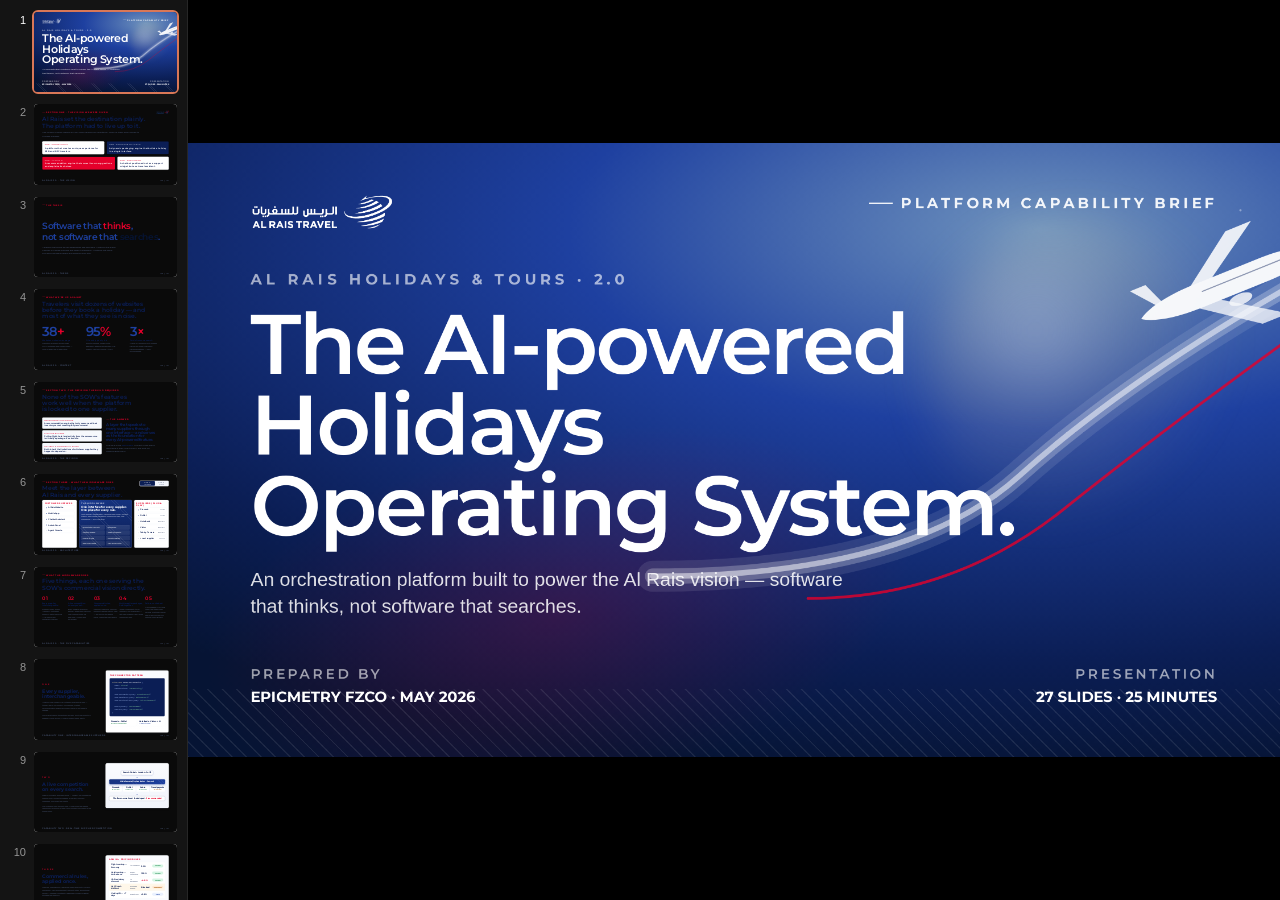
<file: AlRais-Core/collateral/Al Rais 2.0 Pitch Deck.html>
<!DOCTYPE html><html lang="en"><head>


<meta charset="utf-8">
<title>Al Rais 2.0 — The AI-powered travel orchestration platform</title>
<link rel="stylesheet" href="../ar-tokens.css">
<script src="../deck-stage.js"></script>
<style>
  /* ---------- Type / spacing scale ---------- */
  :root{
    --type-display: 132px;
    --type-title:   84px;
    --type-h1:      60px;
    --type-h2:      44px;
    --type-h3:      32px;
    --type-body:    28px;
    --type-small:   24px;
    --type-eyebrow: 26px;
    --type-caption: 24px;

    --pad-x:       110px;
    --pad-top:     90px;
    --pad-bottom:  90px;
    --gap-title:   44px;
    --gap-item:    28px;

    --ink:         #0B1E55;
    --royal:       #1E40A0;
    --royal-deep:  #15327E;
    --ink-deep:    #061434;
    --red:         #E4002B;
    --gold:        #AC8400;
    --gold-soft:   #E8D7A1;
    --sky:         #B4C9E2;
    --sky-deep:    #6E92BD;
    --soft:        #F6F8FC;
    --line:        #E4E8F0;
    --line-strong: #C9D1E0;
    --mute:        #4A5878;
  }

  html,body{margin:0;padding:0;background:#0a0a0a;color:var(--ink);font-family:var(--ar-font-body);}

  deck-stage section{
    background:#fff;
    color:var(--ink);
    overflow:hidden;
    position:relative;
  }

  /* ---------- Reusable atoms ---------- */
  .eyebrow{
    font-family:var(--ar-font-display);
    font-weight:700;
    font-size:var(--type-eyebrow);
    letter-spacing:0.22em;
    text-transform:uppercase;
    color:var(--red);
    display:inline-flex;
    align-items:center;
    gap:14px;
  }
  .eyebrow::before{
    content:"";
    width:42px;height:2px;background:var(--red);display:inline-block;
  }
  .eyebrow.light{ color:rgba(255,255,255,0.92); }
  .eyebrow.light::before{ background:#fff; }

  h1.title{
    font-family:var(--ar-font-display);
    font-weight:600;
    font-size:var(--type-title);
    letter-spacing:-0.025em;
    line-height:1.02;
    margin:0;
    color:var(--ink);
    text-wrap:balance;
    max-width:1500px;
  }
  h2.section-title{
    font-family:var(--ar-font-display);
    font-weight:700;
    font-size:var(--type-h1);
    letter-spacing:-0.022em;
    line-height:1.05;
    margin:0;
    text-wrap:balance;
  }
  p.lede{
    font-family:var(--ar-font-body);
    font-weight:400;
    font-size:var(--type-h3);
    line-height:1.4;
    color:var(--mute);
    margin:0;
    max-width:1300px;
    text-wrap:pretty;
  }
  p.body{
    font-family:var(--ar-font-body);
    font-weight:400;
    font-size:var(--type-body);
    line-height:1.5;
    color:var(--mute);
    margin:0;
    max-width:1100px;
    text-wrap:pretty;
  }

  /* ---------- Layout helpers ---------- */
  .frame{
    position:absolute;inset:0;
    padding:var(--pad-top) var(--pad-x) var(--pad-bottom);
    display:flex;flex-direction:column;
  }
  .row{display:flex;}
  .col{display:flex;flex-direction:column;}

  .pattern{
    background-image:repeating-linear-gradient(45deg,
      rgba(30,64,160,0.10) 0,
      rgba(30,64,160,0.10) 1.5px,
      transparent 1.5px, transparent 12px);
  }
  .pattern.white{
    background-image:repeating-linear-gradient(45deg,
      rgba(255,255,255,0.18) 0,
      rgba(255,255,255,0.18) 1.5px,
      transparent 1.5px, transparent 14px);
  }

  /* ---------- Page chrome (footer) ---------- */
  .chrome{
    position:absolute;
    left:var(--pad-x);right:var(--pad-x);bottom:40px;
    display:flex;justify-content:space-between;align-items:center;
    font-family:var(--ar-font-body);
    font-size:24px;
    color:var(--mute);
    letter-spacing:0.06em;
  }
  .chrome.light{ color:rgba(255,255,255,0.72); }
  .chrome .crumb{ text-transform:uppercase;letter-spacing:0.22em;font-weight:600;font-family:var(--ar-font-display);font-size:24px; }
  .chrome .num{ font-family:var(--ar-font-mono);font-weight:600; }

  .ar-logo{ height:48px; }
  .ar-logo.invert{ filter:brightness(0) invert(1); }

  /* ---------- Slide: Cover ---------- */
  .cover{
    background:
      radial-gradient(120% 90% at 78% 14%, #6E92BD 0%, #1E40A0 36%, #0B1E55 78%, #061434 100%);
    color:#fff;
  }
  .cover .aviation{
    position:absolute;right:-160px;top:60px;width:1200px;height:780px;pointer-events:none;
    opacity:0.95;
  }
  .cover .aviation svg{ width:100%;height:100%; overflow:visible; }
  .cover .sun{
    position:absolute;right:80px;top:140px;width:540px;height:540px;border-radius:50%;
    background:radial-gradient(circle at 35% 35%, rgba(250,245,232,0.35) 0%, rgba(232,215,161,0.15) 35%, transparent 70%);
    filter:blur(40px);
  }
  .cover .swoosh{
    position:absolute;left:-100px;bottom:-200px;width:1500px;height:900px;
    background:radial-gradient(60% 50% at 50% 50%, rgba(228,0,43,0.18) 0%, transparent 70%);
    transform:rotate(-12deg);
  }
  .cover .frame{ color:#fff; }
  .cover h1.title{ color:#fff; font-size:148px; line-height:0.96; letter-spacing:-0.028em; }
  .cover .sub{ font-size:34px;line-height:1.4;color:rgba(255,255,255,0.86);max-width:1100px;margin:0;text-wrap:pretty; }
  .cover .meta{ display:flex;gap:48px;align-items:flex-end;justify-content:space-between; }
  .cover .by{ font-size:24px;letter-spacing:0.2em;text-transform:uppercase;color:rgba(255,255,255,0.6);font-family:var(--ar-font-display);font-weight:600; }
  .cover .by strong{ color:#fff;display:block;margin-top:10px;font-size:26px;letter-spacing:0; }
  .cover .pattern-strip{
    position:absolute;left:0;right:0;bottom:0;height:120px;opacity:0.45;
    background-image:repeating-linear-gradient(45deg,
      rgba(255,255,255,0.20) 0, rgba(255,255,255,0.20) 2px,
      transparent 2px, transparent 18px);
  }

  /* ---------- Slide: Section break (dark) ---------- */
  .dark{ background:var(--ink-deep); color:#fff; }
  .dark .eyebrow{ color:#fff; }
  .dark h1.title, .dark h2.section-title{ color:#fff; }
  .dark p.lede, .dark p.body{ color:rgba(255,255,255,0.78); }

  .royal{ background:var(--royal); color:#fff; }
  .royal .eyebrow{ color:#fff; }
  .royal .eyebrow::before{ background:#fff; }
  .royal h1.title, .royal h2.section-title{ color:#fff; }
  .royal p.lede, .royal p.body{ color:rgba(255,255,255,0.85); }

  /* ---------- Specific slide styles ---------- */

  /* Vision slide — quotes wall */
  .quote-wall{ display:grid;grid-template-columns:repeat(12,1fr);gap:32px;margin-top:60px; }
  .qcard{
    background:#fff;border:1px solid var(--line);border-radius:14px;padding:30px 34px;
    font-family:var(--ar-font-display);font-weight:600;font-size:30px;line-height:1.18;color:var(--ink);
    letter-spacing:-0.012em;
    box-shadow:0 4px 18px rgba(11,30,85,0.05);
    position:relative;
  }
  .qcard small{
    display:block;font-family:var(--ar-font-body);font-size:24px;font-weight:500;letter-spacing:0.12em;
    text-transform:uppercase;color:var(--red);margin-bottom:14px;
  }
  .qcard.span4{ grid-column: span 4; }
  .qcard.span5{ grid-column: span 5; }
  .qcard.span6{ grid-column: span 6; }
  .qcard.span7{ grid-column: span 7; }
  .qcard.span8{ grid-column: span 8; }
  .qcard.dark{ background:var(--ink); color:#fff; border-color:transparent; }
  .qcard.dark small{ color:#fff;opacity:0.8; }
  .qcard.red{ background:var(--red); color:#fff; border-color:transparent; }
  .qcard.red small{ color:#fff;opacity:0.85; }

  /* Statement slide — huge centered phrase */
  .statement{
    height:100%;
    display:flex;flex-direction:column;justify-content:center;align-items:flex-start;
  }
  .statement .big{
    font-family:var(--ar-font-display);font-weight:600;
    font-size:120px;line-height:1.24;letter-spacing:-0.03em;
    max-width:1620px;text-wrap:balance;color:var(--ink);
  }
  .statement.dark .big{ color:#fff; }
  .statement .big em{ font-style:normal;color:var(--red); }
  .statement .by{ font-family:var(--ar-font-body);font-size:28px;color:var(--mute);max-width:1000px;margin-top:48px;line-height:1.45; }
  .statement.dark .by{ color:rgba(255,255,255,0.78); }

  /* 38-website slide */
  .stat-row{ display:grid;grid-template-columns:repeat(3,1fr);gap:64px;margin-top:80px; }
  .stat{ }
  .stat .num{ font-family:var(--ar-font-display);font-weight:600;font-size:170px;line-height:0.95;color:var(--royal);letter-spacing:-0.04em; }
  .stat .num em{ color:var(--red);font-style:normal; }
  .stat .lbl{ font-family:var(--ar-font-display);font-weight:600;font-size:26px;color:var(--ink);margin-top:20px;line-height:1.3;max-width:430px; }
  .stat .desc{ font-family:var(--ar-font-body);font-size:24px;color:var(--mute);margin-top:14px;line-height:1.45;max-width:430px;text-wrap:pretty; }

  /* Diagram of platform */
  .arch{ flex:1; display:grid; grid-template-columns:1.05fr 1.6fr 1.05fr; gap:30px; align-items:stretch; margin-top:36px; min-height:0; }
  .arch .node{
    background:#fff;border:1.5px solid var(--line-strong);border-radius:18px;padding:30px 30px;display:flex;flex-direction:column;gap:14px;
    box-shadow:0 4px 20px rgba(11,30,85,0.04);
  }
  .arch .node h4{ margin:0;font-family:var(--ar-font-display);font-weight:700;font-size:26px;color:var(--ink); }
  .arch .node p{ margin:0;font-size:20px;color:var(--mute);line-height:1.4; }
  .arch .lbl{ font-family:var(--ar-font-display);font-weight:700;font-size:24px;letter-spacing:0.22em;text-transform:uppercase;color:var(--red); }

  .arch .middle{
    background:var(--ink);color:#fff;border:none;
    background-image:radial-gradient(100% 100% at 0% 0%, rgba(30,64,160,0.6) 0%, transparent 60%),
      linear-gradient(180deg, #15327E 0%, #0B1E55 100%);
    position:relative;overflow:hidden;
  }
  .arch .middle::after{
    content:"";position:absolute;inset:0;opacity:0.18;pointer-events:none;
    background-image:repeating-linear-gradient(45deg, rgba(255,255,255,0.4) 0, rgba(255,255,255,0.4) 1px, transparent 1px, transparent 14px);
  }
  .arch .middle h4{ color:#fff;font-size:36px; }
  .arch .middle p{ color:rgba(255,255,255,0.78);font-size:24px; }
  .arch .middle .lbl{ color:#fff;opacity:0.7; }
  .arch .middle .caps{
    display:grid;grid-template-columns:1fr 1fr;gap:14px 22px;margin-top:auto;
  }
  .arch .middle .caps div{
    background:rgba(255,255,255,0.10);border:1px solid rgba(255,255,255,0.18);
    padding:14px 18px;border-radius:8px;font-size:24px;font-weight:500;
    font-family:var(--ar-font-body);color:#fff;
  }
  .arch .colstack{ display:flex;flex-direction:column;gap:14px; }
  .arch .colstack .pill{
    background:#fff;border:1.5px solid var(--line-strong);border-radius:14px;padding:16px 22px;
    display:flex;align-items:center;gap:18px;
  }
  .arch .colstack .pill .dot{ width:12px;height:12px;border-radius:50%;background:var(--royal);flex-shrink:0; }
  .arch .colstack .pill.muted .dot{ background:var(--line-strong); }
  .arch .colstack .pill .name{ font-family:var(--ar-font-display);font-weight:600;font-size:24px;color:var(--ink); }
  .arch .colstack .pill .tag{ font-family:var(--ar-font-body);font-size:24px;color:var(--mute);margin-left:auto;letter-spacing:0.06em;text-transform:uppercase; }

  /* Five things grid */
  .five-grid{ display:grid;grid-template-columns:repeat(5,1fr);gap:24px;margin-top:56px;flex:1;min-height:0; }
  .five-grid .item{
    background:#fff;border:1.5px solid var(--line);border-radius:16px;padding:36px 30px;
    display:flex;flex-direction:column;gap:18px;position:relative;overflow:hidden;
  }
  .five-grid .item .n{
    font-family:var(--ar-font-display);font-weight:600;font-size:110px;line-height:0.9;color:var(--royal);
    letter-spacing:-0.04em;opacity:0.18;position:absolute;right:18px;top:6px;
  }
  .five-grid .item h4{ margin:0;font-family:var(--ar-font-display);font-weight:700;font-size:26px;color:var(--ink);line-height:1.18; }
  .five-grid .item p{ margin:0;font-family:var(--ar-font-body);font-size:18px;line-height:1.5;color:var(--mute); }
  .five-grid .item .kicker{ font-family:var(--ar-font-display);font-weight:700;font-size:14px;letter-spacing:0.22em;text-transform:uppercase;color:var(--red); }

  /* Single-capability slide layout */
  .cap{ display:grid;grid-template-columns:0.95fr 1.05fr;gap:80px;margin-top:60px;flex:1;min-height:0;align-items:stretch; }
  .cap .lhs{ display:flex;flex-direction:column;gap:32px;justify-content:center; }
  .cap .lhs .nbig{ font-family:var(--ar-font-display);font-weight:600;font-size:32px;letter-spacing:0.32em;color:var(--red);text-transform:uppercase; }
  .cap .lhs h2{ font-family:var(--ar-font-display);font-weight:700;font-size:68px;line-height:1.04;letter-spacing:-0.022em;color:var(--ink);margin:0;text-wrap:balance; }
  .cap .lhs p{ font-size:24px;color:var(--mute);line-height:1.5;max-width:660px;margin:0; }
  .cap .rhs{
    background:#fff;border:1.5px solid var(--line);border-radius:22px;padding:0;
    box-shadow:0 12px 40px rgba(11,30,85,0.07);
    overflow:hidden;position:relative;
  }

  /* Curation example slides */
  .curex{ display:grid;grid-template-columns:1.05fr 1.4fr;gap:80px;margin-top:50px;flex:1;min-height:0;align-items:stretch; }
  .curex .lhs{ display:flex;flex-direction:column;gap:28px; }
  .curex .pers{ display:flex;align-items:center;gap:24px; }
  .curex .pers .avatar{
    width:120px;height:120px;border-radius:50%;background:linear-gradient(135deg,var(--sky) 0%,var(--royal) 100%);
    display:grid;place-items:center;color:#fff;font-family:var(--ar-font-display);font-weight:700;font-size:42px;
    flex-shrink:0;box-shadow:0 6px 22px rgba(30,64,160,0.32);
  }
  .curex .pers .meta strong{ font-family:var(--ar-font-display);font-weight:700;font-size:28px;color:var(--ink);display:block; }
  .curex .pers .meta span{ font-family:var(--ar-font-body);font-size:24px;color:var(--mute); }
  .curex h2{ font-family:var(--ar-font-display);font-weight:700;font-size:62px;line-height:1.04;letter-spacing:-0.022em;color:var(--ink);margin:0;text-wrap:balance; }
  .curex .tags{ display:flex;gap:10px;flex-wrap:wrap; }
  .curex .tags span{ background:#F6F8FC;border:1px solid var(--line);padding:10px 16px;border-radius:999px;font-size:24px;color:var(--ink);font-weight:500;letter-spacing:0.01em; }
  .curex .rule{
    border-left:3px solid var(--red);padding:14px 22px;background:#FAF5E8;border-radius:0 10px 10px 0;
    font-family:var(--ar-font-body);font-size:24px;color:var(--ink);line-height:1.4;
  }
  .curex .rule strong{ font-family:var(--ar-font-display);font-weight:700; }

  /* Result cards */
  .cards{ display:flex;flex-direction:column;gap:18px;justify-content:center; }
  .card{
    background:#fff;border:1.5px solid var(--line);border-radius:16px;padding:24px 28px;
    box-shadow:0 4px 16px rgba(11,30,85,0.04);
    display:grid;grid-template-columns:auto 1fr auto;gap:22px;align-items:center;
  }
  .card .badge{
    background:#E6F7EE;color:#136E3F;border-radius:999px;padding:8px 16px;
    font-family:var(--ar-font-display);font-weight:700;font-size:24px;letter-spacing:0.04em;
    white-space:nowrap;
  }
  .card .badge.cheapest{ background:#EAF1FE;color:var(--royal); }
  .card .badge.fastest{ background:#FFE9D5;color:#A65500; }
  .card .badge.bestmatch{ background:#D5F5E3;color:#0F7B41; }
  .card .name{ font-family:var(--ar-font-display);font-weight:700;font-size:26px;color:var(--ink); }
  .card .why{ font-family:var(--ar-font-body);font-size:24px;color:var(--mute);margin-top:6px;line-height:1.4; }
  .card .price{ font-family:var(--ar-font-display);font-weight:600;font-size:32px;color:var(--ink);letter-spacing:-0.01em; }
  .card .price small{ display:block;font-family:var(--ar-font-body);font-weight:400;font-size:24px;color:var(--mute);letter-spacing:0; }
  .card.featured{ border-color:var(--royal);box-shadow:0 12px 30px rgba(30,64,160,0.15); }

  /* GCC slide — three panels */
  .gcc{ display:grid;grid-template-columns:repeat(3,1fr);gap:36px;margin-top:50px;flex:1;min-height:0; }
  .gcc .panel{
    background:#fff;border:1.5px solid var(--line);border-radius:18px;padding:46px 40px;
    display:flex;flex-direction:column;gap:22px;position:relative;overflow:hidden;
  }
  .gcc .panel.blue{ background:linear-gradient(180deg,#15327E 0%,#0B1E55 100%);color:#fff;border:none; }
  .gcc .panel.blue h4{ color:#fff; }
  .gcc .panel.blue p{ color:rgba(255,255,255,0.82); }
  .gcc .panel.blue .icon{ color:#fff;opacity:0.85; }
  .gcc .panel h4{ font-family:var(--ar-font-display);font-weight:700;font-size:30px;line-height:1.15;color:var(--ink);margin:0;text-wrap:balance; }
  .gcc .panel p{ font-family:var(--ar-font-body);font-size:24px;line-height:1.5;color:var(--mute);margin:0;text-wrap:pretty; }
  .gcc .icon{ width:64px;height:64px;color:var(--royal); }

  /* Three-features overview */
  .three{ display:grid;grid-template-columns:repeat(3,1fr);gap:30px;margin-top:54px;flex:1;min-height:0; }
  .three .feat{
    background:#fff;border:1.5px solid var(--line);border-radius:20px;padding:34px 32px;
    display:flex;flex-direction:column;gap:18px;min-height:0;overflow:hidden;
  }
  .three .feat .tag{ font-family:var(--ar-font-display);font-weight:700;font-size:24px;letter-spacing:0.22em;text-transform:uppercase;color:var(--red); }
  .three .feat h3{ font-family:var(--ar-font-display);font-weight:700;font-size:32px;line-height:1.1;color:var(--ink);margin:0;letter-spacing:-0.015em; }
  .three .feat p{ font-family:var(--ar-font-body);font-size:22px;line-height:1.45;color:var(--mute);margin:0; }
  .three .feat .preview{ flex:1;margin-top:auto;border:1px dashed var(--line-strong);border-radius:12px;background:#FAFBFE;display:grid;place-items:center;min-height:120px;overflow:hidden; }

  /* Supplier ready table */
  .supp-grid{ display:grid;grid-template-columns:1.05fr 2fr;gap:18px;margin-top:42px;flex:1;min-height:0;overflow:hidden;align-content:start;grid-auto-rows:min-content; }
  .supp-grid .row{ display:contents; }
  .supp-grid .cell{
    background:#fff;border:1.5px solid var(--line);border-radius:14px;padding:18px 24px;
    display:flex;flex-direction:column;justify-content:center;
  }
  .supp-grid .cell.head{
    background:var(--ink);color:#fff;border-color:transparent;
    font-family:var(--ar-font-display);font-weight:700;font-size:14px;letter-spacing:0.22em;text-transform:uppercase;
    padding:14px 24px;
  }
  .supp-grid .cell .what{ font-family:var(--ar-font-display);font-weight:700;font-size:22px;color:var(--ink);line-height:1.2; }
  .supp-grid .cell .ex{ font-family:var(--ar-font-body);font-size:16px;color:var(--mute);margin-top:4px;letter-spacing:0.02em; }
  .supp-grid .cell .adds{ font-family:var(--ar-font-body);font-size:20px;color:var(--ink);line-height:1.4;text-wrap:pretty; }

  /* Closing */
  .close{ display:flex;flex-direction:column;justify-content:center;height:100%;gap:48px; }
  .close h1{ font-family:var(--ar-font-display);font-weight:600;font-size:108px;line-height:1.02;letter-spacing:-0.028em;color:#fff;margin:0;max-width:1540px;text-wrap:balance; }
  .close p{ font-size:30px;color:rgba(255,255,255,0.82);max-width:1300px;line-height:1.5;margin:0; }

  /* Thank you */
  .thanks{ display:grid;grid-template-columns:1.2fr 1fr;gap:80px;height:100%;align-items:center; }
  .thanks .l h1{ font-family:var(--ar-font-display);font-weight:600;font-size:188px;line-height:0.96;letter-spacing:-0.03em;color:#fff;margin:0; }
  .thanks .l p{ font-size:30px;color:rgba(255,255,255,0.85);max-width:780px;line-height:1.5;margin:32px 0 0; }
  .thanks .r{
    background:rgba(255,255,255,0.06);border:1px solid rgba(255,255,255,0.15);
    border-radius:24px;padding:56px 50px;
    backdrop-filter:blur(8px);
  }
  .thanks .r .by{ font-family:var(--ar-font-display);font-weight:700;font-size:16px;letter-spacing:0.24em;text-transform:uppercase;color:rgba(255,255,255,0.55); }
  .thanks .r .name{ font-family:var(--ar-font-display);font-weight:600;font-size:54px;color:#fff;margin:16px 0 28px;letter-spacing:-0.015em; }
  .thanks .r .row2{ display:flex;flex-direction:column;gap:18px;font-family:var(--ar-font-body);font-size:22px;color:rgba(255,255,255,0.92);line-height:1.4; }
  .thanks .r .row2 strong{ display:block;font-family:var(--ar-font-display);font-weight:600;font-size:18px;color:rgba(255,255,255,0.55);letter-spacing:0.18em;text-transform:uppercase;margin-bottom:4px; }

  /* ---- Product screen mocks ---- */
  .browser{
    width:100%;height:100%;background:#FAFBFE;border-radius:0;
    display:flex;flex-direction:column;overflow:hidden;
    font-family:var(--ar-font-body);
  }
  .bw-bar{
    height:46px;background:#fff;border-bottom:1px solid var(--line);display:flex;align-items:center;padding:0 18px;gap:10px;flex-shrink:0;
  }
  .bw-bar .dots{ display:flex;gap:7px; }
  .bw-bar .dots span{ width:11px;height:11px;border-radius:50%;background:#E5E8EE; }
  .bw-bar .url{
    flex:1;height:26px;background:#F1F3F8;border-radius:6px;display:flex;align-items:center;padding:0 14px;
    font-size:13px;color:var(--mute);margin-left:16px;font-family:var(--ar-font-mono);
  }
  .nav{ height:74px;background:#fff;border-bottom:1px solid var(--line);display:flex;align-items:center;padding:0 38px;gap:42px;flex-shrink:0; }
  .nav .logo{ height:36px; }
  .nav .nlinks{ display:flex;gap:34px;font-size:17px;font-weight:500;color:var(--ink); }
  .nav .nlinks .active{ color:var(--royal);border-bottom:2px solid var(--red);padding-bottom:4px; }
  .nav .right{ margin-left:auto;display:flex;align-items:center;gap:14px; }
  .nav .pill{ border:1.5px solid var(--royal);border-radius:14px;padding:8px 14px;font-size:13px;display:flex;gap:10px;align-items:center;color:var(--ink); }
  .nav .av{ width:42px;height:42px;border-radius:50%;background:linear-gradient(135deg,#E8D7A1,var(--gold));display:grid;place-items:center;color:#fff;font-weight:700;font-size:15px; }

  /* Landing mock */
  .land{
    flex:1;
    background:linear-gradient(180deg, #D2F4FE 0%, #ffffff 14%, #ffffff 26%, #5383DA 56%, #2351A3 88%, #081326 100%);
    padding:48px 60px 32px;display:flex;flex-direction:column;position:relative;overflow:hidden;
  }
  .land h2{ font-family:var(--ar-font-display);font-weight:600;font-size:60px;text-align:center;color:var(--ink);margin:8px 0 24px;letter-spacing:-0.025em; }
  .land .search{ width:74%;margin:0 auto;background:#fff;border-radius:18px;padding:22px 28px;display:flex;align-items:center;gap:14px;box-shadow:0 10px 28px rgba(11,30,85,0.10); }
  .land .search input{ flex:1;border:0;font-size:22px;color:var(--mute);outline:0;font-family:var(--ar-font-body); }
  .land .search .send{ width:46px;height:46px;border-radius:50%;background:var(--royal);display:grid;place-items:center;color:#fff;font-weight:700; }
  .land .curated{ margin-top:auto;padding:36px 0 0; }
  .land .curated h3{ color:var(--ink);font-family:var(--ar-font-display);font-weight:700;font-size:22px;margin:0 0 14px; }
  .land .filters{ display:flex;justify-content:space-between;align-items:center;margin-bottom:22px; }
  .land .filters .tabs{ display:flex;gap:14px;background:rgba(35,81,163,0.32);border-radius:14px;padding:6px;backdrop-filter:blur(6px); }
  .land .filters .tabs span{ padding:10px 22px;font-size:16px;color:rgba(255,255,255,0.78);font-weight:500;border-radius:10px; }
  .land .filters .tabs .on{ background:var(--royal);color:#fff;font-weight:700; }
  .land .filters .umrah{ background:rgba(11,30,85,0.45);color:#fff;border:1px solid rgba(255,255,255,0.18);padding:12px 18px;border-radius:12px;font-size:15px; }
  .land .packs{ display:grid;grid-template-columns:repeat(4,1fr);gap:18px; }
  .land .packs .p{
    background:#1E40A0;color:#fff;border-radius:16px;overflow:hidden;height:240px;position:relative;
    display:flex;flex-direction:column;justify-content:space-between;padding:16px;
    background-image:linear-gradient(180deg, rgba(11,30,85,0.05) 0%, rgba(11,30,85,0.7) 100%);
  }
  .land .packs .p::before{
    content:"";position:absolute;inset:0;z-index:-1;
    background:linear-gradient(135deg, var(--royal-deep), var(--royal));
  }
  .land .packs .p.hero{ height:300px;margin-top:-60px;box-shadow:0 18px 40px rgba(0,0,0,0.20); }
  .land .packs .p .top-row{ display:flex;justify-content:space-between;align-items:flex-start; }
  .land .packs .p .desto{ font-family:var(--ar-font-display);font-weight:700;font-size:22px;line-height:1.1; }
  .land .packs .p .info{ font-size:14px;opacity:0.85;margin-top:4px;line-height:1.4; }
  .land .packs .p .price{ text-align:right;}
  .land .packs .p .price .from{ font-size:12px;opacity:0.78; }
  .land .packs .p .price .v{ font-family:var(--ar-font-display);font-weight:600;font-size:24px;line-height:1; }
  .land .packs .p .book{ background:#fff;color:var(--royal);text-align:center;padding:10px;border-radius:10px;font-weight:700;font-size:14px;font-family:var(--ar-font-display); }
  .land .packs .p .bottom-block{ display:flex;flex-direction:column;gap:10px; }

  /* Chat mock */
  .chat{ flex:1;display:grid;grid-template-columns:0.95fr 1.45fr;background:#fff;min-height:0; }
  .chat .l{ border-right:1px solid var(--line);padding:28px 26px 22px;display:flex;flex-direction:column;gap:14px;overflow:hidden; }
  .chat .u-bubble{ background:var(--royal);color:#fff;border-radius:18px 18px 4px 18px;padding:12px 18px;font-size:16px;align-self:flex-end;max-width:60%;font-weight:600; }
  .chat .bot{ display:flex;gap:12px;align-items:flex-start; }
  .chat .bot .ava{ width:30px;height:30px;border-radius:50%;background:var(--royal);flex-shrink:0;display:grid;place-items:center;color:#fff;font-size:11px;font-weight:700;margin-top:4px; }
  .chat .bot-bubble{ background:#F1F3F8;border-radius:18px 18px 18px 4px;padding:13px 18px;font-size:16px;color:var(--ink);max-width:80%;line-height:1.45; }
  .chat .bot-bubble strong{ font-weight:700; }
  .chat .flight-c{
    background:#fff;border:1.5px solid var(--line);border-radius:12px;padding:14px 16px;display:grid;grid-template-columns:auto 1fr auto;gap:12px;align-items:center;
  }
  .chat .flight-c.best{ border-color:var(--royal); }
  .chat .badge2{ font-family:var(--ar-font-display);font-weight:700;font-size:11px;border-radius:999px;padding:5px 10px; }
  .chat .badge2.bm{ background:#D5F5E3;color:#0F7B41; }
  .chat .badge2.cp{ background:#EAF1FE;color:var(--royal); }
  .chat .badge2.fs{ background:#FFE9D5;color:#A65500; }
  .chat .flight-c .info{ display:flex;flex-direction:column;gap:2px; }
  .chat .flight-c .car{ font-family:var(--ar-font-display);font-weight:700;font-size:14px;color:var(--ink); }
  .chat .flight-c .sub{ font-size:11px;color:var(--mute); }
  .chat .flight-c .timeline{ display:flex;align-items:center;gap:6px;margin-top:6px;grid-column:2/-1; }
  .chat .flight-c .timeline .t{ font-size:12px;font-weight:600;color:var(--ink); }
  .chat .flight-c .timeline .line{ flex:1;height:1.5px;background:var(--line-strong);position:relative; }
  .chat .flight-c .timeline .line::before,.chat .flight-c .timeline .line::after{ content:"";width:7px;height:7px;border-radius:50%;background:var(--royal);position:absolute;top:50%;transform:translateY(-50%); }
  .chat .flight-c .timeline .line::before{ left:0; } .chat .flight-c .timeline .line::after{ right:0; }
  .chat .flight-c .timeline .mid{ position:absolute;top:-18px;left:50%;transform:translateX(-50%);font-size:9px;color:var(--mute); }
  .chat .flight-c .timeline .mid2{ position:absolute;top:8px;left:50%;transform:translateX(-50%);font-size:9px;color:var(--mute); }
  .chat .flight-c .price2{ font-family:var(--ar-font-display);font-weight:600;font-size:16px;color:var(--ink); }
  .chat .input{ margin-top:auto;background:#F1F3F8;border-radius:14px;padding:12px 16px;font-size:14px;color:var(--mute);display:flex;align-items:center;gap:10px; }
  .chat .input .sd{ margin-left:auto;width:30px;height:30px;border-radius:50%;background:var(--royal);display:grid;place-items:center;color:#fff;font-size:12px; }

  /* Right panel of chat */
  .chat .r{ background:#FAFBFE;padding:26px 32px;display:flex;flex-direction:column;gap:14px;overflow:hidden; }
  .chat .r .head{ display:flex;justify-content:space-between;align-items:flex-end;padding-bottom:18px;border-bottom:1px solid var(--line); }
  .chat .r .head .where{ font-family:var(--ar-font-display);font-weight:700;font-size:22px;color:var(--ink); }
  .chat .r .head .where small{ display:block;font-family:var(--ar-font-body);font-weight:400;font-size:13px;color:var(--mute);margin-top:2px; }
  .chat .r .head .total{ text-align:right;font-family:var(--ar-font-display);font-weight:600;font-size:24px;color:var(--ink); }
  .chat .r .head .total small{ display:block;font-family:var(--ar-font-body);font-weight:400;font-size:12px;color:var(--mute);margin-top:2px; }
  .chat .r .empty{ flex:1;border:1.5px dashed var(--line-strong);border-radius:14px;display:grid;place-items:center;color:var(--mute);font-size:15px;text-align:center;padding:30px; }
  .chat .r .empty svg{ width:42px;height:42px;display:block;margin:0 auto 12px;color:var(--royal);opacity:0.6; }

  /* Review screen */
  .review .r .head .total{ color:var(--ink); }
  .review .pl{
    background:#fff;border:1.5px solid var(--line);border-radius:12px;padding:14px 18px;
  }
  .review .pl + .pl{ margin-top:10px; }
  .review .pl h5{ margin:0;font-family:var(--ar-font-display);font-weight:700;font-size:15px;color:var(--ink);display:flex;justify-content:space-between;align-items:center; }
  .review .pl h5 .pr{ font-weight:600;font-size:15px; }
  .review .pl small{ display:block;font-family:var(--ar-font-body);font-size:12px;color:var(--mute);margin-top:4px;line-height:1.4; }
  .review .savings{
    background:#D5F5E3;color:#0F7B41;border-radius:8px;padding:8px 14px;font-weight:700;font-size:13px;
    display:flex;align-items:center;gap:8px;
  }
  .review .lock{
    background:#FFE5EB;color:var(--red);border-radius:10px;padding:12px 14px;
    font-weight:700;font-size:13px;display:flex;justify-content:space-between;align-items:center;
  }
  .review .lock .l1{ display:flex;flex-direction:column;gap:2px; }
  .review .lock small{ font-weight:400;font-size:11px;color:var(--red);opacity:0.85; }
  .review .lock .pay{ background:#fff;color:var(--red);padding:8px 18px;border-radius:8px;font-weight:700;font-size:13px;font-family:var(--ar-font-display); }

  /* Diagram (orchestration) */
  .orch{
    display:flex;flex-direction:column;gap:24px;margin-top:40px;flex:1;min-height:0;padding:30px 60px;
  }
  .orch .layer{ display:grid;grid-template-columns:repeat(4,1fr);gap:18px; }
  .orch .layer.center{ grid-template-columns:1fr; }
  .orch .node2{
    background:#fff;border:1.5px solid var(--line-strong);border-radius:14px;padding:18px 22px;
    display:flex;flex-direction:column;gap:4px;text-align:center;
  }
  .orch .node2 .nm{ font-family:var(--ar-font-display);font-weight:700;font-size:20px;color:var(--ink); }
  .orch .node2 .sub{ font-size:14px;color:var(--mute); }
  .orch .node2.middle{ background:linear-gradient(135deg,var(--royal-deep),var(--royal));color:#fff;border:none;padding:30px;text-align:left;display:grid;grid-template-columns:auto 1fr;gap:32px;align-items:center; }
  .orch .node2.middle .nm{ color:#fff;font-size:26px; }
  .orch .node2.middle .sub{ color:rgba(255,255,255,0.85);font-size:18px; }
  .orch .node2.middle .pills{ display:flex;gap:10px;flex-wrap:wrap;justify-content:flex-end; }
  .orch .node2.middle .pills span{ background:rgba(255,255,255,0.14);border:1px solid rgba(255,255,255,0.22);border-radius:999px;padding:8px 14px;font-size:14px;font-weight:500; }
  .orch .arrow-down{
    display:flex;justify-content:space-around;align-items:center;
    color:var(--line-strong);height:14px;
  }
  .orch .arrow-down span{ font-size:24px;color:var(--royal); }

  /* big "five things" wide layout */
  .wide-five{ display:grid;grid-template-columns:repeat(5,1fr);gap:28px;margin-top:64px;flex:1;min-height:0; }
  .wide-five .it{ display:flex;flex-direction:column;gap:18px; }
  .wide-five .it .num{ font-family:var(--ar-font-display);font-weight:600;font-size:72px;color:var(--red);letter-spacing:-0.03em;line-height:1; }
  .wide-five .it h4{ font-family:var(--ar-font-display);font-weight:700;font-size:24px;color:var(--ink);line-height:1.22;margin:0;text-wrap:balance; }
  .wide-five .it p{ font-family:var(--ar-font-body);font-size:24px;color:var(--mute);line-height:1.5;margin:0;text-wrap:pretty; }

  /* generic 2-col layout */
  .twocol{ display:grid;grid-template-columns:1fr 1.2fr;gap:80px;margin-top:48px;flex:1;align-items:stretch; }
  .twocol .l{ display:flex;flex-direction:column;gap:30px;justify-content:center; }
  .twocol .r{ display:flex;flex-direction:column;gap:20px;justify-content:center; }

  /* Connected diagram */
  .connected{
    flex:1;margin-top:40px;background:#FAFBFE;border:1.5px solid var(--line);border-radius:24px;
    padding:60px;position:relative;overflow:hidden;
    display:grid;grid-template-columns:1fr 1.2fr 1fr;gap:60px;align-items:center;
  }
  .connected .col h4{ font-family:var(--ar-font-display);font-weight:700;font-size:22px;text-transform:uppercase;letter-spacing:0.18em;color:var(--red);margin:0 0 24px; }
  .connected .col .item{ display:flex;align-items:center;gap:16px;background:#fff;border:1.5px solid var(--line);border-radius:12px;padding:18px 22px;margin-bottom:14px; }
  .connected .col .item .dot{ width:10px;height:10px;border-radius:50%;background:var(--royal); }
  .connected .col .item .nm{ font-family:var(--ar-font-display);font-weight:600;font-size:22px;color:var(--ink); }
  .connected .mid{
    background:linear-gradient(135deg,var(--royal-deep),var(--royal));color:#fff;border-radius:20px;padding:48px 42px;
    box-shadow:0 22px 50px rgba(30,64,160,0.30);position:relative;overflow:hidden;
  }
  .connected .mid::after{
    content:"";position:absolute;inset:0;opacity:0.18;
    background-image:repeating-linear-gradient(45deg, rgba(255,255,255,0.4) 0, rgba(255,255,255,0.4) 1px, transparent 1px, transparent 14px);
  }
  .connected .mid h3{ font-family:var(--ar-font-display);font-weight:600;font-size:38px;letter-spacing:-0.018em;margin:0; }
  .connected .mid p{ font-size:20px;color:rgba(255,255,255,0.86);margin:18px 0 0;line-height:1.5; }
  .connected .mid .ms{ margin-top:28px;display:flex;flex-wrap:wrap;gap:10px; }
  .connected .mid .ms span{ background:rgba(255,255,255,0.14);border:1px solid rgba(255,255,255,0.22);border-radius:999px;padding:8px 14px;font-size:15px; }

  /* slide num for chrome */
  .pg{ font-family:var(--ar-font-mono);font-weight:600; }
</style>
</head>
<body style="">

<deck-stage width="1920" height="1080" style="--deck-rail-w: 188px;">

  <!-- ===================== 01 — COVER ===================== -->
  <section class="cover">
    <div class="sun"></div>
    <div class="swoosh"></div>
    <div class="aviation">
      <svg viewBox="0 0 1200 800" fill="none" xmlns="http://www.w3.org/2000/svg">
        <!-- Curved vapor trail -->
        <path d="M -80 720 Q 380 720 580 540 T 1100 180" stroke="rgba(255,255,255,0.10)" stroke-width="56" stroke-linecap="round" fill="none"></path>
        <path d="M -80 720 Q 380 720 580 540 T 1100 180" stroke="rgba(255,255,255,0.25)" stroke-width="28" stroke-linecap="round" fill="none"></path>
        <path d="M -80 720 Q 380 720 580 540 T 1100 180" stroke="rgba(255,255,255,0.55)" stroke-width="10" stroke-linecap="round" fill="none"></path>
        <!-- Red brand swoosh echoing the Al Rais logo mark -->
        <path d="M 200 760 Q 460 760 660 600 T 1140 240" stroke="#E4002B" stroke-width="5" stroke-linecap="round" fill="none" opacity="0.85"></path>
        <path d="M 1100 260 L 1140 240 L 1118 282" stroke="#E4002B" stroke-width="5" stroke-linecap="round" stroke-linejoin="round" fill="none" opacity="0.85"></path>
        <!-- Airliner silhouette -->
        <g transform="translate(940 200) rotate(-22)">
          <!-- Fuselage -->
          <path d="M -150 0 C -130 -14, -90 -22, -40 -22 L 90 -22 C 130 -22, 158 -16, 180 -2 L 200 0 L 180 2 C 158 16, 130 22, 90 22 L -40 22 C -90 22, -130 14, -150 0 Z" fill="#ffffff"></path>
          <!-- Nose accent -->
          <path d="M 168 -8 C 184 -6, 196 -2, 200 0 L 196 0 L 200 0 L 196 0 C 196 0, 184 6, 168 8 Z" fill="#E4002B"></path>
          <!-- Main wing -->
          <path d="M -30 -4 L 100 -90 L 50 -90 L -70 -4 Z" fill="#ffffff" opacity="0.92"></path>
          <path d="M -30 4 L 100 90 L 50 90 L -70 4 Z" fill="#ffffff" opacity="0.8"></path>
          <!-- Tail fin -->
          <path d="M -110 -6 L -150 -54 L -120 -54 L -100 -6 Z" fill="#ffffff" opacity="0.9"></path>
          <!-- Window strip -->
          <rect x="-30" y="-6" width="180" height="2" fill="rgba(11,30,85,0.45)" rx="1"></rect>
          <!-- Engine -->
          <ellipse cx="30" cy="34" rx="22" ry="10" fill="#ffffff" opacity="0.85"></ellipse>
        </g>
        <!-- Subtle stars / distance dots -->
        <circle cx="1080" cy="100" r="3" fill="#ffffff" opacity="0.6"></circle>
        <circle cx="980" cy="60" r="2" fill="#ffffff" opacity="0.4"></circle>
        <circle cx="1130" cy="320" r="2" fill="#ffffff" opacity="0.3"></circle>
      </svg>
    </div>
    <div class="pattern-strip"></div>
    <div class="frame" data-comment-anchor="261ab37883-div">
      <div class="row" style="justify-content:space-between;align-items:flex-start;">
        <img src="../assets/logo.png" alt="Al Rais Travel" class="ar-logo invert" style="height:64px;">
        <div class="eyebrow light"><span>Platform Capability Brief</span></div>
      </div>
      <div style="margin-top:auto;">
        <div style="font-family:var(--ar-font-display);font-weight:700;font-size:26px;letter-spacing:0.28em;text-transform:uppercase;color:rgba(255,255,255,0.62);margin-bottom:26px;">Al Rais Holidays &amp; Tours · 2.0</div>
        <h1 class="title">The AI-powered Holidays Operating System.</h1>
        <p class="sub" style="margin-top:36px;">An orchestration platform built to power the Al Rais vision — software that thinks, not software that searches.</p>
      </div>
      <div class="meta" style="margin-top:80px;">
        <div class="by">
          Prepared by
          <strong>Epicmetry FZCO · May 2026</strong>
        </div>
        <div class="by" style="text-align:right;">
          Presentation
          <strong>27 slides · 25 minutes</strong>
        </div>
      </div>
    </div>
  </section>

  <!-- ===================== 02 — VISION ===================== -->
  <section>
    <div class="frame">
      <div class="row" style="justify-content:space-between;align-items:center;">
        <div class="eyebrow"><span>Section one · The vision we were given</span></div>
        <img src="../assets/logo.png" class="ar-logo" style="height:42px;">
      </div>
      <h1 class="title" style="margin-top:30px;max-width:1500px;">Al Rais set the destination plainly. The platform had to live up to it.</h1>
      <p class="lede" style="margin-top:28px;">The Scope of Work signed in May 2025 named four ambitions. None of them work locked to a single supplier.</p>

      <div class="quote-wall" style="margin-top:50px;">
        <div class="qcard span6">
          <small>SOW · Foundational</small>
          A platform that creates a unique experience for B2B and B2C travelers.
        </div>
        <div class="qcard span6 dark">
          <small>SOW · Exclusive to Al Rais</small>
          A dynamic packaging engine that builds a holiday in a single interface.
        </div>
        <div class="qcard span7 red">
          <small>SOW · Al-Rais IP</small>
          A recommendation engine that scores its own suggestions and explains its choices.
        </div>
        <div class="qcard span5">
          <small>SOW · Positioning</small>
          A chatbot positioned not as a support widget but as a travel assistant.
        </div>
      </div>

      <div class="chrome">
        <span class="crumb">Al Rais 2.0 · The vision</span>
        <span class="pg">02 / 27</span>
      </div>
    </div>
  </section>

  <!-- ===================== 03 — THESIS ===================== -->
  <section>
    <div class="frame">
      <div class="eyebrow"><span>The thesis</span></div>
      <div class="statement" style="margin-top:auto;margin-bottom:auto;">
        <div class="big" style="color:var(--royal);">
          <div>Software that <em style="color:var(--red);">thinks</em>,</div>
          <div>not software that <em style="color:var(--ink-deep);font-style:normal;">searches</em>.</div>
        </div>
        <p class="by">
          A platform that scores its own suggestions and tags them. A platform that builds a holiday in a single interface and prices it intelligently. A platform that learns from how customers behave and improves over time.
        </p>
      </div>
      <div class="chrome">
        <span class="crumb">Al Rais 2.0 · Thesis</span>
        <span class="pg">03 / 27</span>
      </div>
    </div>
  </section>

  <!-- ===================== 04 — INDUSTRY CONTEXT ===================== -->
  <section>
    <div class="frame">
      <div class="eyebrow"><span>What we're up against</span></div>
      <h1 class="title" style="margin-top:30px;max-width:1500px;">Travelers visit dozens of websites before they book a holiday — and most of what they see is noise.</h1>

      <div class="stat-row">
        <div class="stat">
          <div class="num">38<em>+</em></div>
          <div class="lbl">Websites visited on average</div>
          <div class="desc">Inspiration scattered across blogs, OTAs, Instagram and supplier sites — none of which talk to each other.</div>
        </div>
        <div class="stat">
          <div class="num" style=""><em style="color: rgb(30, 64, 160);">95</em><span style="color: rgb(228, 0, 43);">%</span></div>
          <div class="lbl">Of leads typically lost</div>
          <div class="desc">Slow turnaround, cookie-cutter packages, weak personalisation. The industry calls this "normal." It isn't.</div>
        </div>
        <div class="stat">
          <div class="num">3<em>×</em></div>
          <div class="lbl">Cards from one search</div>
          <div class="desc">Al Rais 2.0 collapses forty supplier results into three considered recommendations — each one explained.</div>
        </div>
      </div>

      <div class="chrome">
        <span class="crumb">Al Rais 2.0 · Context</span>
        <span class="pg">04 / 27</span>
      </div>
    </div>
  </section>

  <!-- ===================== 05 — THE DECISION ===================== -->
  <section>
    <div class="frame">
      <div class="eyebrow"><span>Section two · The decision the build required</span></div>
      <h1 class="title" style="margin-top:30px;max-width:1480px;">None of the SOW's features work well when the platform is locked to one supplier.</h1>

      <div class="row" style="gap:60px;margin-top:48px;flex:1;align-items:stretch;min-height:0;">
        <div class="col" style="flex:1;gap:22px;justify-content:center;">
          <div class="qcard span4" style="background:#F6F8FC;border:1px solid var(--line);font-size:26px;padding:24px 28px;">
            <small style="margin-bottom:10px;">Recommendation engine</small>
            A recommendation engine that only sees one airline's inventory cannot meaningfully recommend.
          </div>
          <div class="qcard span4" style="background:#F6F8FC;border:1px solid var(--line);font-size:26px;padding:24px 28px;">
            <small style="margin-bottom:10px;">Package builder</small>
            Pulling flight, hotel and activity from the same source isn't really a package. It's a bundle.
          </div>
          <div class="qcard span4" style="background:#F6F8FC;border:1px solid var(--line);font-size:26px;padding:24px 28px;">
            <small style="margin-bottom:10px;">Chatbot &amp; commercial rules</small>
            Both inherit the limitations of whichever supplier they happen to depend on.
          </div>
        </div>
        <div class="col" style="flex:1.05;justify-content:center;gap:28px;">
          <div class="eyebrow"><span>The answer</span></div>
          <div style="font-family:var(--ar-font-display);font-weight:700;font-size:48px;line-height:1.05;letter-spacing:-0.022em;color:var(--ink);max-width:760px;text-wrap:balance;">
            A layer that speaks to many suppliers through one interface — and serves as the foundation for every AI-powered feature.
          </div>
          <p class="body" style="max-width:680px;">That layer is the <strong style="color:var(--ink);font-weight:700;">middleware</strong>. The rest of this brief is about what it does, how it does it, and what the business gets from it.</p>
        </div>
      </div>

      <div class="chrome">
        <span class="crumb">Al Rais 2.0 · The decision</span>
        <span class="pg">05 / 27</span>
      </div>
    </div>
  </section>

  <!-- ===================== 06 — MEET THE MIDDLEWARE ===================== -->
  <section>
    <style>
      .arch-toggle{ display:flex;background:#F1F4FB;border:1px solid var(--line);border-radius:14px;padding:4px;gap:4px; }
      .arch-toggle button{
        background:transparent;border:0;cursor:pointer;
        font-family:var(--ar-font-display);font-weight:700;font-size:18px;
        padding:10px 18px;border-radius:10px;color:var(--mute);
        letter-spacing:0.08em;text-transform:uppercase;
      }
      .arch-toggle button.on{ background:var(--ink);color:#fff;box-shadow:0 4px 12px rgba(11,30,85,0.18); }
      .arch-views{ flex:1;display:flex;min-height:0;position:relative;margin-top:30px; }
      .arch-views .view{ display:none;width:100%; }
      .arch-views[data-view="a"] .view-a{ display:flex; }
      .arch-views[data-view="b"] .view-b{ display:flex; }
      .view-a{ width:100%; }
      .view-a .arch{ width:100%;margin-top:0; }

      /* View B — layered stack */
      .view-b{ flex-direction:column;gap:16px;width:100%; }
      .stack-row{ display:flex;gap:12px;justify-content:center;flex-wrap:wrap; }
      .stack-row .chip{
        background:#fff;border:1.5px solid var(--line-strong);border-radius:999px;
        padding:12px 22px;font-family:var(--ar-font-display);font-weight:600;font-size:22px;color:var(--ink);
        display:flex;align-items:center;gap:10px;
      }
      .stack-row .chip .dot{ width:9px;height:9px;border-radius:50%;background:var(--royal); }
      .stack-row .chip.muted .dot{ background:var(--line-strong); }
      .stack-row .chip .tag{ font-size:16px;color:var(--mute);font-weight:500;text-transform:uppercase;letter-spacing:0.12em; }
      .stack-band{ display:flex;align-items:center;justify-content:center;color:var(--mute);font-size:22px;font-weight:600;letter-spacing:0.12em;text-transform:uppercase;font-family:var(--ar-font-display); }
      .stack-band .l{ flex:1;height:1.5px;background:linear-gradient(90deg,transparent,var(--line-strong),transparent);margin:0 16px; }
      .stack-mw{
        background:linear-gradient(135deg,var(--royal-deep) 0%,var(--royal) 100%);
        border-radius:20px;padding:24px;position:relative;overflow:hidden;
        box-shadow:0 18px 40px rgba(30,64,160,0.25);
      }
      .stack-mw::after{
        content:"";position:absolute;inset:0;opacity:0.15;pointer-events:none;
        background:repeating-linear-gradient(45deg, rgba(255,255,255,0.4) 0, rgba(255,255,255,0.4) 1px, transparent 1px, transparent 14px);
      }
      .stack-mw .mw-label{
        position:relative;display:flex;justify-content:space-between;align-items:center;color:#fff;
        font-family:var(--ar-font-display);font-weight:700;font-size:18px;
        letter-spacing:0.22em;text-transform:uppercase;margin-bottom:14px;
      }
      .stack-mw .mw-label span:last-child{ opacity:0.7;font-size:16px; }
      .stack-mw .layers{ position:relative;display:flex;flex-direction:column;gap:8px; }
      .stack-mw .layer{
        background:rgba(255,255,255,0.10);border:1px solid rgba(255,255,255,0.20);
        border-radius:12px;padding:14px 22px;
        display:grid;grid-template-columns:240px 1fr;gap:24px;align-items:center;
      }
      .stack-mw .layer .ln{ font-family:var(--ar-font-display);font-weight:700;font-size:22px;color:#fff;letter-spacing:-0.005em; }
      .stack-mw .layer .lbits{ display:flex;flex-wrap:wrap;gap:8px; }
      .stack-mw .layer .lbits span{
        background:rgba(255,255,255,0.12);border:1px solid rgba(255,255,255,0.18);
        border-radius:6px;padding:6px 12px;font-size:16px;color:#fff;font-weight:500;
        font-family:var(--ar-font-body);
      }
    </style>
    <div class="frame">
      <div class="row" style="justify-content:space-between;align-items:flex-start;">
        <div>
          <div class="eyebrow"><span>Section three · What the middleware does</span></div>
          <h1 class="title" style="margin-top:24px;">Meet the layer between Al Rais and every supplier.</h1>
        </div>
        <div class="arch-toggle" id="archToggle">
          <button class="on" data-view="a" onclick="this.parentElement.parentElement.parentElement.querySelector('.arch-views').setAttribute('data-view','a'); [...this.parentElement.children].forEach(b=&gt;b.classList.toggle('on', b===this));">View A · Layered</button>
          <button data-view="b" onclick="this.parentElement.parentElement.parentElement.querySelector('.arch-views').setAttribute('data-view','b'); [...this.parentElement.children].forEach(b=&gt;b.classList.toggle('on', b===this));" class="">View B · Stack</button>
        </div>
      </div>

      <div class="arch-views" data-view="a" data-comment-anchor="c7287a8293-div">
        <!-- ============ VIEW A — Layered horizontal ============ -->
        <div class="view view-a">
          <div class="arch">
            <div class="node colstack">
              <span class="lbl">Customer Surfaces</span>
              <div class="pill"><span class="dot"></span><span class="name">Al Rais Website</span></div>
              <div class="pill"><span class="dot"></span><span class="name">Mobile App</span></div>
              <div class="pill"><span class="dot"></span><span class="name">Chatbot Assistant</span></div>
              <div class="pill"><span class="dot"></span><span class="name">Admin Panel</span></div>
              <div class="pill muted"><span class="dot"></span><span class="name">Agent Console</span></div>
            </div>

            <div class="node middle">
              <span class="lbl">The Middleware</span>
              <h4>One interface for every supplier. One place for every rule.</h4>
              <p>Multi-supplier orchestration, canonical data model, curation engine, saga-based packaging, commercial rules, visa intelligence — all in one layer.</p>
              <div class="caps">
                <div>Orchestrator (fan-out)</div>
                <div>Normalizer</div>
                <div>Curation engine</div>
                <div>Saga coordinator</div>
                <div>Pricing &amp; yield</div>
                <div>Circuit breakers</div>
                <div>Offer-map ledger</div>
                <div>Visa &amp; place intel</div>
              </div>
            </div>

            <div class="node colstack">
              <span class="lbl">Suppliers (Plug &amp; Play)</span>
              <div class="pill"><span class="dot"></span><span class="name">Provesio</span><span class="tag">Live</span></div>
              <div class="pill"><span class="dot"></span><span class="name">Duffel</span><span class="tag">Live</span></div>
              <div class="pill muted"><span class="dot"></span><span class="name">Hotelbeds</span><span class="tag">Ready</span></div>
              <div class="pill muted"><span class="dot"></span><span class="name">Viator</span><span class="tag">Ready</span></div>
              <div class="pill muted"><span class="dot"></span><span class="name">Tabby · Tamara</span><span class="tag">Ready</span></div>
              <div class="pill muted"><span class="dot"></span><span class="name">+ next supplier</span><span class="tag">Days</span></div>
            </div>
          </div>
        </div>

        <!-- ============ VIEW B — Vertical layered stack ============ -->
        <div class="view view-b">
          <!-- Frontend row -->
          <div class="stack-band"><span class="l"></span><span>Customer Surfaces</span><span class="l"></span></div>
          <div class="stack-row">
            <div class="chip"><span class="dot"></span>Al Rais Website</div>
            <div class="chip"><span class="dot"></span>Mobile App</div>
            <div class="chip"><span class="dot"></span>Chatbot Assistant</div>
            <div class="chip"><span class="dot"></span>Admin Panel</div>
            <div class="chip muted"><span class="dot"></span>Agent Console</div>
          </div>

          <!-- Middleware stack -->
          <div class="stack-mw">
            <div class="mw-label"><span>The Middleware · One platform, four layers</span><span>al-rais 2.0</span></div>
            <div class="layers">
              <div class="layer">
                <div class="ln">Serving API</div>
                <div class="lbits"><span>Unified endpoints</span><span>Auth &amp; rate-limit</span><span>Response envelope</span></div>
              </div>
              <div class="layer">
                <div class="ln">Curation &amp; Pricing</div>
                <div class="lbits"><span>7-rule engine</span><span>Explanations</span><span>Bundle pricing</span><span>Yield rules</span></div>
              </div>
              <div class="layer">
                <div class="ln">Orchestration &amp; Saga</div>
                <div class="lbits"><span>Fan-out</span><span>Dedupe</span><span>Coordinated holds</span><span>Compensation</span></div>
              </div>
              <div class="layer">
                <div class="ln">Connectors &amp; Cache</div>
                <div class="lbits"><span>SupplierConnector</span><span>Normalizer</span><span>Circuit breakers</span><span>Redis cache</span><span>Offer map</span></div>
              </div>
            </div>
          </div>

          <!-- Suppliers row -->
          <div class="stack-band"><span class="l"></span><span>Suppliers · Plug &amp; Play</span><span class="l"></span></div>
          <div class="stack-row">
            <div class="chip"><span class="dot"></span>Provesio<span class="tag">Live</span></div>
            <div class="chip"><span class="dot"></span>Duffel<span class="tag">Live</span></div>
            <div class="chip muted"><span class="dot"></span>Hotelbeds<span class="tag">Ready</span></div>
            <div class="chip muted"><span class="dot"></span>Viator<span class="tag">Ready</span></div>
            <div class="chip muted"><span class="dot"></span>Tabby · Tamara<span class="tag">Ready</span></div>
            <div class="chip muted"><span class="dot"></span>Google Places<span class="tag">Ready</span></div>
            <div class="chip muted"><span class="dot"></span>+ next<span class="tag">Days</span></div>
          </div>
        </div>
      </div>

      <div class="chrome">
        <span class="crumb">Al Rais 2.0 · Architecture</span>
        <span class="pg">06 / 27</span>
      </div>
    </div>
  </section>

  <!-- ===================== 07 — FIVE THINGS IT DOES ===================== -->
  <section>
    <div class="frame">
      <div class="eyebrow"><span>What the middleware does</span></div>
      <h1 class="title" style="margin-top:24px;max-width:1500px;">Five things, each one serving the SOW's commercial vision directly.</h1>
      <div class="wide-five">
        <div class="it">
          <div class="num">01</div>
          <h4>Every supplier, interchangeable.</h4>
          <p>Provesio today; Sabre, Amadeus, Hotelbeds, Duffel or Viator tomorrow — all behind one consistent interface.</p>
        </div>
        <div class="it">
          <div class="num">02</div>
          <h4>A live competition on every search.</h4>
          <p>Every supplier queried in parallel. Duplicates removed. The customer sees the best offer; Al Rais sees the margin.</p>
        </div>
        <div class="it">
          <div class="num">03</div>
          <h4>Commercial rules, applied once.</h4>
          <p>Markups, blackouts, currency, residence-based pricing, yield — set once in the admin panel, respected everywhere.</p>
        </div>
        <div class="it">
          <div class="num">04</div>
          <h4>Multi-supplier packages, held together.</h4>
          <p>Three components, three suppliers, one transaction — with safe rollback if any single component fails.</p>
        </div>
        <div class="it">
          <div class="num">05</div>
          <h4>Failure, contained.</h4>
          <p>If one supplier's API goes down, the others keep serving. Customers never see an error screen the platform could prevent.</p>
        </div>
      </div>
      <div class="chrome">
        <span class="crumb">Al Rais 2.0 · The five capabilities</span>
        <span class="pg">07 / 27</span>
      </div>
    </div>
  </section>

  <!-- ===================== 08 — ONE. EVERY SUPPLIER ===================== -->
  <section>
    <div class="frame">
      <div class="cap">
        <div class="lhs">
          <span class="nbig">One</span>
          <h2>Every supplier, interchangeable.</h2>
          <p>Adding a new supplier is a contained engineering task — typically days, not months. The website, chatbot, recommendation engine and admin panel do not need to change.</p>
          <p>This is what makes the platform durable. The travel industry's suppliers come and go; Al Rais's product never has to.</p>
        </div>
        <div class="rhs" style="background:linear-gradient(180deg,#FAFBFE 0%, #fff 100%);padding:54px;display:flex;flex-direction:column;gap:24px;">
          <div style="font-family:var(--ar-font-display);font-weight:700;font-size:24px;letter-spacing:0.22em;text-transform:uppercase;color:var(--red);">The connector pattern</div>
          <div style="font-family:var(--ar-font-mono);background:#0B1E55;color:#9DB6E8;border-radius:12px;padding:30px 36px;font-size:24px;line-height:1.7;">
            <span style="color:#E4D29D;">interface</span> <span style="color:#fff;">SupplierConnector</span> {<br>
            &nbsp;&nbsp;name: <span style="color:#7FC59A;">string</span>;<br>
            &nbsp;&nbsp;capabilities: <span style="color:#7FC59A;">Capability[]</span>;<br>
            <br>
            &nbsp;&nbsp;searchFlights?(req): <span style="color:#7FC59A;">FlightResult</span>;<br>
            &nbsp;&nbsp;searchHotels?(req): <span style="color:#7FC59A;">HotelResult</span>;<br>
            &nbsp;&nbsp;searchActivities?(req): <span style="color:#7FC59A;">ActivityResult</span>;<br>
            <br>
            &nbsp;&nbsp;book?(offer): <span style="color:#7FC59A;">BookingRef</span>;<br>
            &nbsp;&nbsp;cancel?(ref): <span style="color:#7FC59A;">CancelResult</span>;<br>
            }
          </div>
          <div style="display:grid;grid-template-columns:1fr 1fr;gap:14px;margin-top:8px;">
            <div style="background:#fff;border:1.5px solid var(--line);border-radius:10px;padding:18px;">
              <div style="font-family:var(--ar-font-display);font-weight:700;font-size:24px;color:var(--ink);">Provesio · Duffel</div>
              <div style="font-size:24px;color:#0F7B41;margin-top:4px;">● Live in production</div>
            </div>
            <div style="background:#fff;border:1.5px solid var(--line);border-radius:10px;padding:18px;">
              <div style="font-family:var(--ar-font-display);font-weight:700;font-size:24px;color:var(--ink);">Hotelbeds · Viator · +N</div>
              <div style="font-size:24px;color:var(--royal);margin-top:4px;">○ Days to add</div>
            </div>
          </div>
        </div>
      </div>
      <div class="chrome">
        <span class="crumb">Capability one · Interchangeable suppliers</span>
        <span class="pg">08 / 27</span>
      </div>
    </div>
  </section>

  <!-- ===================== 09 — TWO. LIVE COMPETITION ===================== -->
  <section>
    <div class="frame">
      <div class="cap">
        <div class="lhs">
          <span class="nbig">Two</span>
          <h2>A live competition on every search.</h2>
          <p>When a customer searches Dubai → London, the middleware queries every connected supplier in parallel, removes duplicates, and ranks the results.</p>
          <p>The customer sees the best offer. Al Rais sees the margin opportunity across all of them. Both numbers are visible in the admin panel.</p>
        </div>
        <div class="rhs" style="padding: 0px; height: 600px; border-width: 2px;">
          <!-- Fan-out diagram -->
          <div style="height: 600px; display: flex; flex-direction: column; justify-content: center; background: linear-gradient(rgb(250, 251, 254) 0%, rgb(241, 244, 251) 100%) center center / contain; padding: 0px 48px; gap: 16px;" data-comment-anchor="38e8abb5b6-div">
            <div style="display:flex;justify-content:center;">
              <div style="background:#fff;border:1.5px solid var(--royal);border-radius:14px;padding:14px 24px;font-family:var(--ar-font-display);font-weight:700;font-size:24px;color:var(--ink);box-shadow:0 6px 18px rgba(30,64,160,0.16);">
                Search Dubai → London · Jul 12
              </div>
            </div>
            <div style="display:flex;justify-content:center;align-items:center;color:var(--royal);font-size:22px;">▼</div>
            <div style="background:linear-gradient(135deg,var(--royal-deep),var(--royal));color:#fff;border-radius:14px;padding:18px 28px;text-align:center;font-family:var(--ar-font-display);font-weight:700;font-size:26px;box-shadow:0 12px 30px rgba(30,64,160,0.30);position:relative;overflow:hidden;">
              Middleware Orchestrator · fan-out
              <div style="position:absolute;inset:0;opacity:0.15;background:repeating-linear-gradient(45deg, rgba(255,255,255,0.4) 0, rgba(255,255,255,0.4) 1px, transparent 1px, transparent 14px);"></div>
            </div>
            <div style="display:grid;grid-template-columns:repeat(4,1fr);gap:10px;">
              <div style="background:#fff;border:1.5px solid var(--line);border-radius:10px;padding:12px;text-align:center;"><div style="font-family:var(--ar-font-display);font-weight:700;font-size:24px;">Provesio</div><div style="font-size:24px;color:#0F7B41;margin-top:2px;">● 412 ms</div></div>
              <div style="background:#fff;border:1.5px solid var(--line);border-radius:10px;padding:12px;text-align:center;"><div style="font-family:var(--ar-font-display);font-weight:700;font-size:24px;">Duffel</div><div style="font-size:24px;color:#0F7B41;margin-top:2px;">● 287 ms</div></div>
              <div style="background:#fff;border:1.5px solid var(--line);border-radius:10px;padding:12px;text-align:center;"><div style="font-family:var(--ar-font-display);font-weight:700;font-size:24px;">Sabre</div><div style="font-size:24px;color:#0F7B41;margin-top:2px;">● 521 ms</div></div>
              <div style="background:#fff;border:1.5px solid var(--line);border-radius:10px;padding:12px;text-align:center;"><div style="font-family:var(--ar-font-display);font-weight:700;font-size:24px;">Travelpayouts</div><div style="font-size:24px;color:#A65500;margin-top:2px;">● 198 ms</div></div>
            </div>
            <div style="display:flex;justify-content:center;color:var(--royal);font-size:22px;">▼</div>
            <div style="background:#fff;border:1.5px solid var(--ink);border-radius:14px;padding:16px;text-align:center;font-family:var(--ar-font-display);font-weight:700;font-size:24px;color:var(--ink);">
              73 offers normalized · 14 deduped · <span style="color:var(--red);">3 recommended</span>
            </div>
          </div>
        </div>
      </div>
      <div class="chrome">
        <span class="crumb">Capability two · Real-time supplier competition</span>
        <span class="pg">09 / 27</span>
      </div>
    </div>
  </section>

  <!-- ===================== 10 — THREE. COMMERCIAL RULES ===================== -->
  <section>
    <div class="frame">
      <div class="cap">
        <div class="lhs">
          <span class="nbig">Three</span>
          <h2>Commercial rules, applied once.</h2>
          <p>Markups, commissions, residence-based discounts, currency conversion, yield management, blackout dates, promotional pricing — applied consistently regardless of which supplier provided the inventory.</p>
          <p>The admin panel changes a rule once. Every supplier and every channel respects it immediately.</p>
        </div>
        <div class="rhs" style="padding:42px 44px;background:#FAFBFE;">
          <div style="font-family:var(--ar-font-display);font-weight:700;font-size:24px;letter-spacing:0.22em;text-transform:uppercase;color:var(--red);margin-bottom:18px;">Admin → Pricing Rules</div>
          <div style="background:#fff;border:1.5px solid var(--line);border-radius:14px;padding:6px;display:flex;flex-direction:column;gap:0;">
            <div style="display:grid;grid-template-columns:1.8fr 1fr 1fr 150px;gap:14px;padding:18px 22px;border-bottom:1px solid var(--line);align-items:center;">
              <div style="font-family:var(--ar-font-display);font-weight:600;font-size:24px;color:var(--ink);">Flight markup — Economy</div>
              <div style="font-size:24px;color:var(--mute);">All suppliers</div>
              <div style="font-family:var(--ar-font-display);font-weight:700;font-size:26px;color:var(--ink);">3.0%</div>
              <div style="font-size:24px;background:#D5F5E3;color:#0F7B41;border-radius:999px;padding:6px 12px;text-align:center;font-weight:700;">Active</div>
            </div>
            <div style="display:grid;grid-template-columns:1.8fr 1fr 1fr 150px;gap:14px;padding:18px 22px;border-bottom:1px solid var(--line);align-items:center;">
              <div style="font-family:var(--ar-font-display);font-weight:600;font-size:24px;color:var(--ink);">Hotel markup — 4★ &amp; above</div>
              <div style="font-size:24px;color:var(--mute);">Duffel, Hotelbeds</div>
              <div style="font-family:var(--ar-font-display);font-weight:700;font-size:26px;color:var(--ink);">12.0%</div>
              <div style="font-size:24px;background:#D5F5E3;color:#0F7B41;border-radius:999px;padding:6px 12px;text-align:center;font-weight:700;">Active</div>
            </div>
            <div style="display:grid;grid-template-columns:1.8fr 1fr 1fr 150px;gap:14px;padding:18px 22px;border-bottom:1px solid var(--line);align-items:center;">
              <div style="font-family:var(--ar-font-display);font-weight:600;font-size:24px;color:var(--ink);">UAE residency discount</div>
              <div style="font-size:24px;color:var(--mute);">All packages</div>
              <div style="font-family:var(--ar-font-display);font-weight:700;font-size:26px;color:var(--red);">−4.0%</div>
              <div style="font-size:24px;background:#D5F5E3;color:#0F7B41;border-radius:999px;padding:6px 12px;text-align:center;font-weight:700;">Active</div>
            </div>
            <div style="display:grid;grid-template-columns:1.8fr 1fr 1fr 150px;gap:14px;padding:18px 22px;border-bottom:1px solid var(--line);align-items:center;background:#FFF7E9;">
              <div style="font-family:var(--ar-font-display);font-weight:600;font-size:24px;color:var(--ink);">Hajj/Umrah blackout</div>
              <div style="font-size:24px;color:var(--mute);">Package builder</div>
              <div style="font-family:var(--ar-font-display);font-weight:700;font-size:26px;color:var(--ink);">Blocked</div>
              <div style="font-size:24px;background:#FFE9D5;color:#A65500;border-radius:999px;padding:6px 12px;text-align:center;font-weight:700;">Seasonal</div>
            </div>
            <div style="display:grid;grid-template-columns:1.8fr 1fr 1fr 150px;gap:14px;padding:18px 22px;align-items:center;">
              <div style="font-family:var(--ar-font-display);font-weight:600;font-size:24px;color:var(--ink);">Yield uplift — &lt; 7 days</div>
              <div style="font-size:24px;color:var(--mute);">Flights only</div>
              <div style="font-family:var(--ar-font-display);font-weight:700;font-size:26px;color:var(--ink);">+2.5%</div>
              <div style="font-size:24px;background:#EAF1FE;color:var(--royal);border-radius:999px;padding:6px 12px;text-align:center;font-weight:700;">Auto</div>
            </div>
          </div>
          <div style="margin-top:18px;font-family:var(--ar-font-body);font-size:24px;color:var(--mute);font-style:italic;">One rule. Every supplier. Every channel. Every booking.</div>
        </div>
      </div>
      <div class="chrome">
        <span class="crumb">Capability three · Commercial rules</span>
        <span class="pg">10 / 27</span>
      </div>
    </div>
  </section>

  <!-- ===================== 11 — FOUR. PACKAGES HELD TOGETHER ===================== -->
  <section>
    <div class="frame">
      <div class="cap">
        <div class="lhs">
          <span class="nbig">Four</span>
          <h2>Multi-supplier packages, held together.</h2>
          <p>A flight from one supplier. A hotel from another. An activity from a third. The middleware holds all three components together as a single saga — and if any one fails, the others are released cleanly.</p>
          <p>This is the engineering foundation of the Dynamic Package Builder the SOW described as exclusive to Al Rais.</p>
        </div>
        <div class="rhs" style="padding:42px 44px;background:#FAFBFE;">
          <div style="font-family:var(--ar-font-display);font-weight:700;font-size:24px;letter-spacing:0.22em;text-transform:uppercase;color:var(--red);margin-bottom:20px;">Saga · Coordinated hold</div>
          <div style="display:flex;flex-direction:column;gap:12px;">
            <div style="background:#fff;border:1.5px solid var(--line);border-radius:12px;padding:18px 22px;display:grid;grid-template-columns:auto 1fr auto;gap:18px;align-items:center;">
              <div style="width:42px;height:42px;border-radius:50%;background:#D5F5E3;color:#0F7B41;display:grid;place-items:center;font-weight:600;font-size:24px;">✓</div>
              <div><div style="font-family:var(--ar-font-display);font-weight:700;font-size:24px;color:var(--ink);">Flight · Flydubai</div><div style="font-size:24px;color:var(--mute);">Hold OK · expires 14:32</div></div>
              <div style="font-family:var(--ar-font-display);font-weight:600;font-size:24px;color:var(--ink);">AED 854</div>
            </div>
            <div style="background:#fff;border:1.5px solid var(--line);border-radius:12px;padding:18px 22px;display:grid;grid-template-columns:auto 1fr auto;gap:18px;align-items:center;">
              <div style="width:42px;height:42px;border-radius:50%;background:#D5F5E3;color:#0F7B41;display:grid;place-items:center;font-weight:600;font-size:24px;">✓</div>
              <div><div style="font-family:var(--ar-font-display);font-weight:700;font-size:24px;color:var(--ink);">Hotel · dGates Lahore</div><div style="font-size:24px;color:var(--mute);">Hold OK · expires 14:30</div></div>
              <div style="font-family:var(--ar-font-display);font-weight:600;font-size:24px;color:var(--ink);">AED 1,245</div>
            </div>
            <div style="background:#fff;border:1.5px solid var(--line);border-radius:12px;padding:18px 22px;display:grid;grid-template-columns:auto 1fr auto;gap:18px;align-items:center;">
              <div style="width:42px;height:42px;border-radius:50%;background:#D5F5E3;color:#0F7B41;display:grid;place-items:center;font-weight:600;font-size:24px;">✓</div>
              <div><div style="font-family:var(--ar-font-display);font-weight:700;font-size:24px;color:var(--ink);">Activity · 2F2F Karting</div><div style="font-size:24px;color:var(--mute);">Hold OK · expires 14:35</div></div>
              <div style="font-family:var(--ar-font-display);font-weight:600;font-size:24px;color:var(--ink);">AED 750</div>
            </div>
            <div style="background:#fff;border:1.5px solid var(--red);border-radius:12px;padding:18px 22px;display:grid;grid-template-columns:auto 1fr auto;gap:18px;align-items:center;">
              <div style="width:42px;height:42px;border-radius:50%;background:#FFE5EB;color:var(--red);display:grid;place-items:center;font-weight:600;font-size:24px;">✕</div>
              <div><div style="font-family:var(--ar-font-display);font-weight:700;font-size:24px;color:var(--ink);">Transfer · Provider down</div><div style="font-size:24px;color:var(--red);">Compensating · released the 3 holds above</div></div>
              <div style="font-family:var(--ar-font-display);font-weight:600;font-size:24px;color:var(--mute);">—</div>
            </div>
            <div style="background:#FAF5E8;border:1px solid var(--gold-soft);border-radius:10px;padding:16px 18px;font-size:24px;color:var(--ink);line-height:1.45;margin-top:6px;">
              <strong style="font-family:var(--ar-font-display);font-weight:700;">No partial bookings, ever.</strong> The customer retries the transfer alone, or swaps to a different provider — the rest of the holiday is intact.
            </div>
          </div>
        </div>
      </div>
      <div class="chrome">
        <span class="crumb">Capability four · Safe composition</span>
        <span class="pg">11 / 27</span>
      </div>
    </div>
  </section>

  <!-- ===================== 12 — FIVE. FAILURE CONTAINED ===================== -->
  <section>
    <div class="frame">
      <div class="cap">
        <div class="lhs">
          <span class="nbig">Five</span>
          <h2>Failure, contained.</h2>
          <p>If one supplier's API goes down, the platform keeps serving the others. Customers don't see error screens — they see the offers from suppliers still responding.</p>
          <p>Per-supplier circuit breakers track failures, open the circuit, and quietly retry until the supplier is healthy again. The platform never depends entirely on any single external system.</p>
        </div>
        <div class="rhs" style="padding:48px;background:#FAFBFE;">
          <div style="font-family:var(--ar-font-display);font-weight:700;font-size:24px;letter-spacing:0.22em;text-transform:uppercase;color:var(--red);margin-bottom:18px;">Supplier health · live</div>
          <div style="display:grid;grid-template-columns:1fr 1fr;gap:14px;">
            <div style="background:#fff;border:1.5px solid var(--line);border-radius:14px;padding:24px;">
              <div style="display:flex;justify-content:space-between;align-items:center;"><div style="font-family:var(--ar-font-display);font-weight:700;font-size:26px;">Provesio</div><div style="width:12px;height:12px;border-radius:50%;background:#1B8A4B;"></div></div>
              <div style="margin-top:14px;font-size:24px;color:var(--mute);">P50 · 287 ms</div>
              <div style="font-size:24px;color:var(--mute);">Success · 99.2%</div>
            </div>
            <div style="background:#fff;border:1.5px solid var(--line);border-radius:14px;padding:24px;">
              <div style="display:flex;justify-content:space-between;align-items:center;"><div style="font-family:var(--ar-font-display);font-weight:700;font-size:26px;">Duffel</div><div style="width:12px;height:12px;border-radius:50%;background:#1B8A4B;"></div></div>
              <div style="margin-top:14px;font-size:24px;color:var(--mute);">P50 · 412 ms</div>
              <div style="font-size:24px;color:var(--mute);">Success · 99.8%</div>
            </div>
            <div style="background:#fff;border:1.5px solid var(--red);border-radius:14px;padding:24px;">
              <div style="display:flex;justify-content:space-between;align-items:center;"><div style="font-family:var(--ar-font-display);font-weight:700;font-size:26px;">Hotelbeds</div><div style="width:12px;height:12px;border-radius:50%;background:var(--red);"></div></div>
              <div style="margin-top:14px;font-size:24px;color:var(--red);font-weight:600;">Circuit OPEN</div>
              <div style="font-size:24px;color:var(--mute);">Retrying in 30s</div>
            </div>
            <div style="background:#fff;border:1.5px solid var(--line);border-radius:14px;padding:24px;">
              <div style="display:flex;justify-content:space-between;align-items:center;"><div style="font-family:var(--ar-font-display);font-weight:700;font-size:26px;">Viator</div><div style="width:12px;height:12px;border-radius:50%;background:#1B8A4B;"></div></div>
              <div style="margin-top:14px;font-size:24px;color:var(--mute);">P50 · 521 ms</div>
              <div style="font-size:24px;color:var(--mute);">Success · 98.4%</div>
            </div>
          </div>
          <div style="margin-top:20px;background:#fff;border:1.5px solid var(--line);border-radius:12px;padding:20px 22px;font-size:24px;color:var(--ink);line-height:1.4;">
            <strong style="font-family:var(--ar-font-display);font-weight:700;">Customer impact, Hotelbeds outage:</strong> <span style="color:#0F7B41;font-weight:600;">none.</span> Hotel results served from Duffel Stays only — flagged in admin, transparent to the user.
          </div>
        </div>
      </div>
      <div class="chrome">
        <span class="crumb">Capability five · Failure isolation</span>
        <span class="pg">12 / 27</span>
      </div>
    </div>
  </section>

  <!-- ===================== 13 — CURATION ENGINE INTRO ===================== -->
  <section>
    <div class="frame">
      <div class="eyebrow"><span>Section four · The curation engine, by example</span></div>
      <div class="statement" style="margin-top:auto;margin-bottom:auto;">
        <div class="big" style="font-size:128px;color:var(--royal);">
          <div>From <em style="color: var(--red); font-style:normal">forty results</em></div>
          <div data-comment-anchor="208a57da02-div">to <em style="color:var(--ink-deep);font-style:normal;">three recommendations</em>.</div>
        </div>
        <p class="by" style="max-width:1380px;">
          The closest thing in the platform to the Al-Rais IP the SOW described. Cheapest, fastest, best balance — each one accompanied by a short, plain-language explanation of why it was chosen. The design principle Booking.com and Expedia can't follow, because their audiences are too broad. Al Rais can.
        </p>
      </div>
      <div class="chrome">
        <span class="crumb">The curation engine</span>
        <span class="pg">13 / 27</span>
      </div>
    </div>
  </section>

  <!-- ===================== 14 — FAMILY TO BANGKOK ===================== -->
  <section>
    <div class="frame">
      <div class="eyebrow"><span>Curation in practice · scenario one</span></div>
      <h1 class="title" style="margin-top:24px;max-width:1500px;">A family of four to Bangkok.</h1>

      <div class="curex">
        <div class="lhs">
          <div class="pers">
            <div class="avatar">F4</div>
            <div class="meta"><strong>Two adults + two children</strong><span>School holidays · 60 days out · DXB → BKK</span></div>
          </div>
          <div class="tags">
            <span>Family · weight 0.10 active</span>
            <span>Refundable preferred</span>
            <span>Baggage required</span>
            <span>Direct or 1-stop</span>
          </div>
          <div class="rule">
            <strong>The family-compatibility rule activates.</strong> The recommended option prioritises carriers with included checked baggage, refundable fare classes, and family-friendly service.
          </div>
          <p class="body" style="font-size:24px;">The cheapest option may be a budget carrier — the explanation flags that it does not include baggage. The customer sees the tradeoff before they choose.</p>
        </div>
        <div class="cards">
          <div class="card featured">
            <span class="badge bestmatch">Best match</span>
            <div>
              <div class="name">Emirates · EK 384 · Direct</div>
              <div class="why">Checked baggage included for all 4 · refundable in case plans change · family-friendly service</div>
            </div>
            <div class="price">AED 3,420 <small>per family · taxes incl.</small></div>
          </div>
          <div class="card">
            <span class="badge fastest">Fastest</span>
            <div>
              <div class="name">Qatar · QR 1004 · 1 stop, 1h DOH</div>
              <div class="why">Saves 50 minutes total · baggage included · short layover at Hamad</div>
            </div>
            <div class="price">AED 3,610</div>
          </div>
          <div class="card">
            <span class="badge cheapest">Cheapest</span>
            <div>
              <div class="name">Air Arabia · G9 521 · 1 stop, SHJ</div>
              <div class="why"><strong style="color:var(--red);">Heads up:</strong> baggage extra (AED 60 × 4 = AED 240) · non-refundable</div>
            </div>
            <div class="price">AED 2,180</div>
          </div>
        </div>
      </div>

      <div class="chrome">
        <span class="crumb">Curation · scenario one</span>
        <span class="pg">14 / 27</span>
      </div>
    </div>
  </section>

  <!-- ===================== 15 — SOLO TO LONDON ===================== -->
  <section>
    <div class="frame">
      <div class="eyebrow"><span>Curation in practice · scenario two</span></div>
      <h1 class="title" style="margin-top:24px;max-width:1500px;">A solo business traveller to London.</h1>

      <div class="curex">
        <div class="lhs">
          <div class="pers">
            <div class="avatar" style="background:linear-gradient(135deg,#AC8400 0%,#E4002B 100%);">B1</div>
            <div class="meta"><strong>One adult · business profile</strong><span>5 days out · 4-day trip · DXB → LHR</span></div>
          </div>
          <div class="tags">
            <span>Departure-time fit active</span>
            <span>Refundable preferred</span>
            <span>Direct strongly favoured</span>
            <span>Lounge access surfaced</span>
          </div>
          <div class="rule">
            <strong>The departure-time-fit rule favours morning and afternoon.</strong> If a premium-economy or business option is within range, it surfaces with lounge-access context.
          </div>
          <p class="body" style="font-size:24px;">The platform shows price, but it also shows productivity — refundability, time in the air, time at the seat. A business traveller's true cost isn't on the ticket.</p>
        </div>
        <div class="cards">
          <div class="card featured">
            <span class="badge bestmatch">Best match</span>
            <div>
              <div class="name">Emirates · EK 5 · 09:25 dep · Direct</div>
              <div class="why">Refundable Flex fare · Skywards lounge included · arrives 13:10 local</div>
            </div>
            <div class="price">AED 4,250 <small>economy flex</small></div>
          </div>
          <div class="card">
            <span class="badge" style="background:#EAF1FE;color:var(--royal);">Upgrade option</span>
            <div>
              <div class="name">Emirates · EK 5 · Business</div>
              <div class="why">Lie-flat · chauffeur transfer · within +18% of best match price</div>
            </div>
            <div class="price">AED 5,010</div>
          </div>
          <div class="card">
            <span class="badge cheapest">Cheapest</span>
            <div>
              <div class="name">British Airways · BA 106 · Direct</div>
              <div class="why"><strong style="color:var(--red);">Heads up:</strong> non-refundable · 17:15 departure means a wasted half-day</div>
            </div>
            <div class="price">AED 3,820</div>
          </div>
        </div>
      </div>

      <div class="chrome">
        <span class="crumb">Curation · scenario two</span>
        <span class="pg">15 / 27</span>
      </div>
    </div>
  </section>

  <!-- ===================== 16 — PAKISTANI PASSPORT TO KL ===================== -->
  <section>
    <div class="frame">
      <div class="eyebrow"><span>Curation in practice · scenario three</span></div>
      <h1 class="title" style="margin-top:24px;max-width:1500px;">A Pakistani passport holder to Kuala Lumpur.</h1>

      <div class="curex">
        <div class="lhs">
          <div class="pers">
            <div class="avatar" style="background:linear-gradient(135deg,#1B8A4B 0%,#0B1E55 100%);">PK</div>
            <div class="meta"><strong>One adult · Pakistani passport</strong><span>30 days out · DXB → KUL</span></div>
          </div>
          <div class="tags">
            <span>Visa intelligence active</span>
            <span>eVisa required</span>
            <span>Processing time surfaced</span>
            <span>Inline · not buried</span>
          </div>
          <div class="rule">
            <strong>Information no global OTA surfaces for this passport-destination pair</strong> — rendered automatically by the middleware's visa intelligence layer at the point of search, not three pages into the booking flow.
          </div>
          <p class="body" style="font-size:24px;">This is the small act of design judgment that distinguishes a UAE travel brand from a global aggregator.</p>
        </div>
        <div class="cards">
          <div class="card featured" style="background:#FAF5E8;border-color:var(--gold);">
            <span class="badge" style="background:#FFE9D5;color:#A65500;">Visa context</span>
            <div>
              <div class="name">Malaysia · eVisa required for PK passport</div>
              <div class="why"><strong>Processing:</strong> ~3 business days · <strong>Stay:</strong> 30 days · <strong>Fee:</strong> ~AED 90 · <strong>Docs:</strong> Passport scan, photo, return ticket, hotel booking</div>
            </div>
            <div class="price" style="font-size:24px;color:var(--royal);">Apply →</div>
          </div>
          <div class="card">
            <span class="badge bestmatch">Best match</span>
            <div>
              <div class="name">Emirates · EK 342 · Direct · 09:25</div>
              <div class="why">Arrives KUL 22:50 local · baggage included · documents-OK badge confirms visa fits timeline</div>
            </div>
            <div class="price">AED 1,940</div>
          </div>
          <div class="card">
            <span class="badge cheapest">Cheapest</span>
            <div>
              <div class="name">Indigo · 6E 1473 · 1 stop, BOM</div>
              <div class="why"><strong style="color:var(--red);">Heads up:</strong> BOM transit may need separate Indian visa for PK passport holders</div>
            </div>
            <div class="price">AED 1,420</div>
          </div>
        </div>
      </div>

      <div class="chrome">
        <span class="crumb">Curation · scenario three · visa intelligence</span>
        <span class="pg">16 / 27</span>
      </div>
    </div>
  </section>

  <!-- ===================== 17 — GCC TRAVELER ===================== -->
  <section>
    <div class="frame">
      <div class="eyebrow"><span>Section five · Designed for the GCC traveller</span></div>
      <h1 class="title" style="margin-top:24px;max-width:1500px;">Built with the regional traveller in mind, not the global average.</h1>

      <div class="gcc">
        <div class="panel blue">
          <svg class="icon" viewBox="0 0 24 24" fill="none" stroke="currentColor" stroke-width="1.5" stroke-linecap="round" stroke-linejoin="round"><rect x="3" y="4" width="18" height="16" rx="2"></rect><path d="M3 9h18"></path><path d="M9 4v16"></path><circle cx="14" cy="14" r="2"></circle></svg>
          <h4>Visa intelligence, surfaced inline.</h4>
          <p>Saudi passport holders flying to Malaysia. UAE residents flying to Georgia. Pakistani passport holders flying through Kuala Lumpur. Each one receives accurate context as a small badge on the result card — not buried three pages into the booking flow.</p>
        </div>
        <div class="panel">
          <svg class="icon" viewBox="0 0 24 24" fill="none" stroke="currentColor" stroke-width="1.5" stroke-linecap="round" stroke-linejoin="round"><circle cx="9" cy="7" r="3"></circle><circle cx="17" cy="9" r="2.5"></circle><path d="M3 21v-2a4 4 0 0 1 4-4h4a4 4 0 0 1 4 4v2"></path><path d="M15 21v-1.5a3 3 0 0 1 3-3h1a3 3 0 0 1 3 3V21"></path></svg>
          <h4>Family-first defaults.</h4>
          <p>UAE and Saudi travel skews heavily family. The scoring rules treat two adults and two children as a first-class scenario, not a deviation from the solo-traveller default — surfacing carriers and fares that respect this profile without requiring the customer to filter for them.</p>
        </div>
        <div class="panel">
          <svg class="icon" viewBox="0 0 24 24" fill="none" stroke="currentColor" stroke-width="1.5" stroke-linecap="round" stroke-linejoin="round"><circle cx="12" cy="12" r="9"></circle><path d="M12 7v6"></path><circle cx="12" cy="16.5" r="0.6" fill="currentColor"></circle></svg>
          <h4>Honest commercial framing.</h4>
          <p>Suppliers are named transparently. Where a fare excludes baggage or seat selection, the exclusion is flagged before the customer commits — not discovered after payment. The platform respects the customer's time and trust, the qualities that distinguish a UAE travel brand from a commodity aggregator.</p>
        </div>
      </div>

      <div class="chrome">
        <span class="crumb">Designed for the GCC traveller</span>
        <span class="pg">17 / 27</span>
      </div>
    </div>
  </section>

  <!-- ===================== 18 — THE PLATFORM BEHIND EVERY AI FEATURE ===================== -->
  <section>
    <div class="frame">
      <div class="eyebrow"><span>Section six · The chatbot, the recommendation engine, the package builder</span></div>
      <h1 class="title" style="margin-top:24px;max-width:1600px;">The SOW's three AI-powered features are not standalone. They're interfaces to the same intelligence.</h1>

      <div class="three">
        <div class="feat" data-comment-anchor="9cc63f64c4-div">
          <div class="tag">Feature one</div>
          <h3>The chatbot.</h3>
          <p>Five specialised agents — flight, hotel, activity, package, recommendation — each with a full toolset. Built on LangGraph. Every supplier added to the platform expands what the chatbot can do, without changing the chatbot itself.</p>
          <div class="preview" style="background:linear-gradient(135deg,#FAFBFE,#EAF1FE);border:none;">
            <div style="display:flex;flex-direction:column;gap:8px;padding:18px;width:100%;max-width:280px;">
              <div style="background:var(--royal);color:#fff;padding:8px 14px;border-radius:14px 14px 4px 14px;font-size:13px;align-self:flex-end;max-width:80%;">Family of 4 to Bangkok, June 2-8</div>
              <div style="background:#fff;border:1px solid var(--line);padding:8px 14px;border-radius:14px 14px 14px 4px;font-size:13px;align-self:flex-start;max-width:90%;">Got it. Querying flights, hotels, and family activities matched to your profile…</div>
            </div>
          </div>
        </div>
        <div class="feat">
          <div class="tag">Feature two</div>
          <h3>The recommendation engine.</h3>
          <p>Curation rules plus a co-occurrence layer that learns from booking history. The longer the platform runs, the better recommendations get. Cross-sell triggers fire at meaningful points — after a flight booking, before checkout, on return-to-site within a day.</p>
          <div class="preview" style="background:linear-gradient(135deg,#FAFBFE,#FFE9D5);border:none;">
            <div style="display:flex;flex-direction:column;gap:6px;padding:18px;width:100%;">
              <div style="font-family:var(--ar-font-display);font-weight:700;font-size:14px;color:var(--ink);">Travellers who booked DXB→BKK also liked:</div>
              <div style="display:flex;gap:6px;flex-wrap:wrap;margin-top:6px;">
                <span style="background:#fff;border:1px solid var(--line);border-radius:999px;padding:5px 12px;font-size:12px;color:var(--ink);">River cruise</span>
                <span style="background:#fff;border:1px solid var(--line);border-radius:999px;padding:5px 12px;font-size:12px;color:var(--ink);">Ayutthaya day trip</span>
                <span style="background:#fff;border:1px solid var(--line);border-radius:999px;padding:5px 12px;font-size:12px;color:var(--ink);">eSIM 30 days</span>
              </div>
            </div>
          </div>
        </div>
        <div class="feat">
          <div class="tag">Feature three</div>
          <h3>The dynamic package builder.</h3>
          <p>The composition engine assembles a holiday from independent suppliers as if it were a single offer. Pricing calculated as a bundle. Cancellation terms aggregated. The customer sees one holiday; the platform manages the underlying complexity.</p>
          <div class="preview" style="background:linear-gradient(135deg,#FAFBFE,#D5F5E3);border:none;">
            <div style="display:flex;flex-direction:column;gap:6px;padding:18px;width:100%;">
              <div style="display:flex;justify-content:space-between;font-size:13px;color:var(--ink);"><span>Flight · Flydubai</span><span style="font-weight:700;">AED 854</span></div>
              <div style="display:flex;justify-content:space-between;font-size:13px;color:var(--ink);"><span>Hotel · 7 nights</span><span style="font-weight:700;">AED 1,245</span></div>
              <div style="display:flex;justify-content:space-between;font-size:13px;color:var(--ink);"><span>Activity · Karting</span><span style="font-weight:700;">AED 750</span></div>
              <div style="display:flex;justify-content:space-between;font-size:13px;color:#0F7B41;font-weight:700;margin-top:6px;border-top:1px dashed var(--line);padding-top:6px;"><span>Bundle saving</span><span>−AED 85</span></div>
            </div>
          </div>
        </div>
      </div>

      <div class="chrome">
        <span class="crumb">Section six · Three AI-powered features</span>
        <span class="pg">18 / 27</span>
      </div>
    </div>
  </section>

  <!-- ===================== 19 — THE CHATBOT ===================== -->
  <section>
    <div class="frame">
      <div class="eyebrow"><span>Feature one · The chatbot</span></div>
      <h1 class="title" style="margin-top:24px;max-width:1500px;">Five agents. One conversation. Every supplier.</h1>

      <div class="twocol">
        <div class="l">
          <p class="body" style="font-size:26px;max-width:680px;">Built on LangGraph. Each agent has its own toolset and works inside one orchestrated graph — coordinating searches, holds, bookings, retrievals, cancellations.</p>
          <p class="body" style="font-size:23px;max-width:680px;">Because the chatbot consumes the middleware's API, every new supplier added to the platform automatically expands what the chatbot can do. No agent rewrites. No tool re-definitions.</p>
          <div style="display:flex;gap:14px;margin-top:14px;flex-wrap:wrap;">
            <span style="background:var(--royal);color:#fff;padding:14px 22px;border-radius:14px;font-family:var(--ar-font-display);font-weight:700;font-size:18px;">Flight Agent</span>
            <span style="background:var(--royal);color:#fff;padding:14px 22px;border-radius:14px;font-family:var(--ar-font-display);font-weight:700;font-size:18px;">Hotel Agent</span>
            <span style="background:var(--royal);color:#fff;padding:14px 22px;border-radius:14px;font-family:var(--ar-font-display);font-weight:700;font-size:18px;">Activity Agent</span>
            <span style="background:var(--royal);color:#fff;padding:14px 22px;border-radius:14px;font-family:var(--ar-font-display);font-weight:700;font-size:18px;">Package Agent</span>
            <span style="background:var(--red);color:#fff;padding:14px 22px;border-radius:14px;font-family:var(--ar-font-display);font-weight:700;font-size:18px;">Recommendation Agent</span>
          </div>
        </div>
        <div class="r">
          <div style="background:#fff;border:1.5px solid var(--line);border-radius:18px;padding:28px 30px;box-shadow:0 12px 30px rgba(11,30,85,0.06);display:flex;flex-direction:column;gap:14px;max-width:700px;">
            <div style="display:flex;gap:12px;align-items:flex-start;">
              <div style="width:48px;height:48px;flex-shrink:0;aspect-ratio:1;border-radius:50%;background:var(--royal);color:#fff;display:grid;place-items:center;font-weight:700;font-size:18px;font-family:var(--ar-font-display);">AR</div>
              <div style="background:#F1F3F8;padding:14px 18px;border-radius:14px 14px 14px 4px;font-size:19px;color:var(--ink);">Hi Zeeshan — where are you headed?</div>
            </div>
            <div style="background:var(--royal);color:#fff;padding:14px 18px;border-radius:14px 14px 4px 14px;font-size:19px;align-self:flex-end;max-width:80%;">7 days in Bangkok with the kids, leaving 2 June. AED 8k all-in.</div>
            <div style="display:flex;gap:12px;align-items:flex-start;" data-comment-anchor="35ce03e17a-div">
              <div style="width:48px;height:48px;flex-shrink:0;aspect-ratio:1;border-radius:50%;background:var(--royal);color:#fff;display:grid;place-items:center;font-weight:700;font-size:18px;font-family:var(--ar-font-display);">AR</div>
              <div style="background:#F1F3F8;padding:14px 18px;border-radius:14px 14px 14px 4px;font-size:19px;color:var(--ink);">Got it. <strong>Flight agent</strong> is querying 3 suppliers. <strong>Hotel agent</strong> looking at Sukhumvit. <strong>Activity agent</strong> shortlisting family-friendly options. One moment…</div>
            </div>
            <div style="background:#FAF5E8;border:1px solid var(--gold-soft);border-radius:10px;padding:12px 16px;font-size:17px;color:var(--ink);"><strong>Visa note · </strong>UAE passport holders enter Thailand visa-free for 30 days.</div>
          </div>
        </div>
      </div>

      <div class="chrome">
        <span class="crumb">Feature one · The chatbot</span>
        <span class="pg">19 / 27</span>
      </div>
    </div>
  </section>

  <!-- ===================== 20 — RECOMMENDATION ENGINE ===================== -->
  <section>
    <div class="frame">
      <div class="eyebrow"><span>Feature two · The recommendation engine</span></div>
      <h1 class="title" style="margin-top:24px;max-width:1500px;">Seven weighted dimensions. Plus everything the platform has ever booked.</h1>

      <div class="twocol">
        <div class="l">
          <p class="body" style="font-size:25px;max-width:680px;">Curation rules score every offer across seven dimensions. A co-occurrence layer learns from past bookings: travellers who chose A often also chose B. Together, they make the platform <em>smarter every month it runs</em>.</p>
          <p class="body" style="font-size:21px;max-width:680px;">Cross-sell triggers fire at meaningful points — after a flight booking, just before checkout, when the customer revisits within 24 hours. Each one with appropriate context, not a "you might also like" banner.</p>
        </div>
        <div class="r">
          <div style="background:#fff;border:1.5px solid var(--line);border-radius:18px;padding:32px 36px;display:flex;flex-direction:column;gap:14px;box-shadow:0 12px 30px rgba(11,30,85,0.05);">
            <div style="font-family:var(--ar-font-display);font-weight:700;font-size:16px;letter-spacing:0.2em;text-transform:uppercase;color:var(--red);">Curation weights</div>
            <!-- Bars -->
            <div style="display:flex;flex-direction:column;gap:14px;margin-top:8px;">
              <div>
                <div style="display:flex;justify-content:space-between;font-size:18px;color:var(--ink);font-family:var(--ar-font-display);font-weight:600;"><span>Price</span><span>0.30</span></div>
                <div style="height:10px;background:#F1F3F8;border-radius:5px;margin-top:6px;"><div style="height:100%;width:100%;background:var(--royal);border-radius:5px;"></div></div>
              </div>
              <div>
                <div style="display:flex;justify-content:space-between;font-size:18px;color:var(--ink);font-family:var(--ar-font-display);font-weight:600;"><span>Duration</span><span>0.20</span></div>
                <div style="height:10px;background:#F1F3F8;border-radius:5px;margin-top:6px;"><div style="height:100%;width:66%;background:var(--royal);border-radius:5px;"></div></div>
              </div>
              <div>
                <div style="display:flex;justify-content:space-between;font-size:18px;color:var(--ink);font-family:var(--ar-font-display);font-weight:600;"><span>Stops</span><span>0.15</span></div>
                <div style="height:10px;background:#F1F3F8;border-radius:5px;margin-top:6px;"><div style="height:100%;width:50%;background:var(--royal);border-radius:5px;"></div></div>
              </div>
              <div>
                <div style="display:flex;justify-content:space-between;font-size:18px;color:var(--ink);font-family:var(--ar-font-display);font-weight:600;"><span>Departure time fit</span><span>0.10</span></div>
                <div style="height:10px;background:#F1F3F8;border-radius:5px;margin-top:6px;"><div style="height:100%;width:33%;background:var(--royal);border-radius:5px;"></div></div>
              </div>
              <div>
                <div style="display:flex;justify-content:space-between;font-size:18px;color:var(--ink);font-family:var(--ar-font-display);font-weight:600;"><span>Family compatibility</span><span>0.10</span></div>
                <div style="height:10px;background:#F1F3F8;border-radius:5px;margin-top:6px;"><div style="height:100%;width:33%;background:var(--red);border-radius:5px;"></div></div>
              </div>
              <div>
                <div style="display:flex;justify-content:space-between;font-size:18px;color:var(--ink);font-family:var(--ar-font-display);font-weight:600;"><span>Carrier preference</span><span>0.10</span></div>
                <div style="height:10px;background:#F1F3F8;border-radius:5px;margin-top:6px;"><div style="height:100%;width:33%;background:var(--royal);border-radius:5px;"></div></div>
              </div>
              <div>
                <div style="display:flex;justify-content:space-between;font-size:18px;color:var(--ink);font-family:var(--ar-font-display);font-weight:600;"><span>Data freshness</span><span>0.05</span></div>
                <div style="height:10px;background:#F1F3F8;border-radius:5px;margin-top:6px;"><div style="height:100%;width:17%;background:var(--royal);border-radius:5px;"></div></div>
              </div>
            </div>
            <div style="margin-top:8px;font-size:17px;color:var(--mute);font-style:italic;">Weights are configurable per market and per customer segment from the admin panel.</div>
          </div>
        </div>
      </div>

      <div class="chrome">
        <span class="crumb">Feature two · The recommendation engine</span>
        <span class="pg">20 / 27</span>
      </div>
    </div>
  </section>

  <!-- ===================== 21 — DYNAMIC PACKAGE BUILDER ===================== -->
  <section>
    <div class="frame">
      <div class="eyebrow"><span>Feature three · The dynamic package builder</span></div>
      <h1 class="title" style="margin-top:24px;max-width:1600px;">One holiday. Five suppliers. Priced as a bundle, cancelled as a policy.</h1>
      <p class="lede" style="margin-top:24px;max-width:1500px;font-size:26px;">The composition engine treats flight + hotel + activity + transfer + insurance as a single saga. Bundle pricing applies margins and savings consistently. Cancellation terms aggregate into one unified policy the customer can actually understand.</p>

      <div style="display:grid;grid-template-columns:repeat(5,1fr);gap:18px;margin-top:50px;flex:1;min-height:0;">
        <div style="background:#fff;border:1.5px solid var(--line);border-radius:14px;padding:20px 22px;display:flex;flex-direction:column;gap:8px;">
          <div style="font-family:var(--ar-font-display);font-weight:700;font-size:18px;letter-spacing:0.2em;text-transform:uppercase;color:var(--red);">Component 1</div>
          <div style="font-family:var(--ar-font-display);font-weight:700;font-size:22px;color:var(--ink);">Flight/div&gt;
          <div style="font-size:17px;color:var(--mute);">DXB → LHR · Flydubai · FD 1234</div>
          <div style="font-family:var(--ar-font-display);font-weight:600;font-size:22px;color:var(--ink);margin-top:4px;">AED 854</div>
        </div>
        <div style="background:#fff;border:1.5px solid var(--line);border-radius:14px;padding:20px 22px;display:flex;flex-direction:column;gap:8px;">
          <div style="font-family:var(--ar-font-display);font-weight:700;font-size:18px;letter-spacing:0.2em;text-transform:uppercase;color:var(--red);">Component 2</div>
          <div style="font-family:var(--ar-font-display);font-weight:700;font-size:22px;color:var(--ink);">Hotel/div&gt;
          <div style="font-size:17px;color:var(--mute);">Hotel dGates · 7 nights · free cancel</div>
          <div style="font-family:var(--ar-font-display);font-weight:600;font-size:22px;color:var(--ink);margin-top:4px;">AED 1,245</div>
        </div>
        <div style="background:#fff;border:1.5px solid var(--line);border-radius:14px;padding:20px 22px;display:flex;flex-direction:column;gap:8px;" data-comment-anchor="556e584ff2-div">
          <div style="font-family:var(--ar-font-display);font-weight:700;font-size:18px;letter-spacing:0.2em;text-transform:uppercase;color:var(--red);">Component 3</div>
          <div style="font-family:var(--ar-font-display);font-weight:700;font-size:22px;color:var(--ink);">Activity/div&gt;
          <div style="font-size:17px;color:var(--mute);">2F2F Karting · adventure · 2h</div>
          <div style="font-family:var(--ar-font-display);font-weight:600;font-size:22px;color:var(--ink);margin-top:4px;">AED 750</div>
        </div>
        <div style="background:#fff;border:1.5px solid var(--line);border-radius:14px;padding:20px 22px;display:flex;flex-direction:column;gap:8px;">
          <div style="font-family:var(--ar-font-display);font-weight:700;font-size:18px;letter-spacing:0.2em;text-transform:uppercase;color:var(--red);">Component 4</div>
          <div style="font-family:var(--ar-font-display);font-weight:700;font-size:22px;color:var(--ink);">Transfer/div&gt;
          <div style="font-size:17px;color:var(--mute);">Private · airport ↔ hotel</div>
          <div style="font-family:var(--ar-font-display);font-weight:600;font-size:22px;color:var(--ink);margin-top:4px;">AED 65</div>
        </div>
        <div style="background:#fff;border:1.5px solid var(--line);border-radius:14px;padding:20px 22px;display:flex;flex-direction:column;gap:8px;">
          <div style="font-family:var(--ar-font-display);font-weight:700;font-size:18px;letter-spacing:0.2em;text-transform:uppercase;color:var(--red);">Component 5</div>
          <div style="font-family:var(--ar-font-display);font-weight:700;font-size:22px;color:var(--ink);">Insurance/div&gt;
          <div style="font-size:17px;color:var(--mute);">Premium · medical AED 2M · concierge</div>
          <div style="font-family:var(--ar-font-display);font-weight:600;font-size:22px;color:var(--ink);margin-top:4px;">AED 98</div>
        </div>
      </div>

      <div style="margin-top:24px;background:linear-gradient(135deg,var(--royal-deep),var(--royal));border-radius:16px;padding:28px 40px;display:grid;grid-template-columns:1fr 1fr 1fr;gap:30px;color:#fff;align-items:center;box-shadow:0 14px 36px rgba(30,64,160,0.30);">
        <div><div style="font-size:14px;letter-spacing:0.18em;text-transform:uppercase;opacity:0.7;font-family:var(--ar-font-display);font-weight:600;">À la carte total</div><div style="font-family:var(--ar-font-display);font-weight:700;font-size:34px;margin-top:6px;">AED 3,012</div></div>
        <div><div style="font-size:14px;letter-spacing:0.18em;text-transform:uppercase;opacity:0.7;font-family:var(--ar-font-display);font-weight:600;">Bundle saving</div><div style="font-family:var(--ar-font-display);font-weight:700;font-size:34px;margin-top:6px;color:#85FFCA;">−AED 85</div></div>
        <div style="text-align:right;"><div style="font-size:14px;letter-spacing:0.18em;text-transform:uppercase;opacity:0.7;font-family:var(--ar-font-display);font-weight:600;">One holiday · one price</div><div style="font-family:var(--ar-font-display);font-weight:600;font-size:46px;margin-top:6px;">AED 2,927</div></div>
      </div>

      <div class="chrome">
        <span class="crumb">Feature three · The dynamic package builder</span>
        <span class="pg">21 / 27</span>
      </div>
    </div>
  </div></div></div></div></div></section>

  <!-- ===================== 22 — PRODUCT: LANDING ===================== -->
  <section>
    <div class="frame" style="padding:60px 80px 130px;">
      <div class="row" style="justify-content:space-between;align-items:center;margin-bottom:32px;">
        <div class="eyebrow"><span>The product · 1 of 3</span></div>
        <div style="font-family:var(--ar-font-display);font-weight:700;font-size:22px;letter-spacing:-0.01em;color:var(--ink);">Where to next?</div>
      </div>

      <div style="flex:1;border-radius:18px;overflow:hidden;border:1.5px solid var(--line);box-shadow:0 24px 60px rgba(11,30,85,0.15);min-height:0;">
        <div class="browser">
          <div class="bw-bar"><div class="dots"><span></span><span></span><span></span></div><div class="url">alrais.ae/packages</div></div>
          <div class="nav">
            <img src="../assets/logo.png" class="logo" alt="Al Rais">
            <div class="nlinks">
              <span>Flights</span><span>Hotels</span><span>Rentals</span><span>Sights</span><span class="active">Packages</span>
            </div>
            <div class="right">
              <div class="pill">🇺🇸 USD&nbsp;·&nbsp;English ▾</div>
              <div class="av">Z</div>
            </div>
          </div>
          <div class="land">
            <h2>Where to next?</h2>
            <div class="search">
              <span style="color:var(--mute);">💬</span>
              <input placeholder="Let's start planning your next trip…" disabled="">
              <div class="send">→</div>
            </div>
            <div class="curated">
              <div class="filters" data-comment-anchor="67f6edd238-div">
                <div style="display:flex;flex-direction:column;gap:8px;">
                  <h3>Our Curated Packages</h3>
                  <div class="tabs">
                    <span class="on">Below $199</span><span>Below $399</span><span>Below $699</span><span>Below $999</span>
                  </div>
                </div>
                <div class="umrah">Umrah packages ▾</div>
              </div>
              <div class="packs">
                <div class="p">
                  <div class="top-row"><div><div class="desto">Switzerland</div><div class="info">Round-trip flights<br>4 nights hotels</div></div><div class="price"><div class="from">Starting from</div><div class="v">$98</div></div></div>
                  <div class="book">Book now</div>
                </div>
                <div class="p" style="background-image:linear-gradient(135deg,#6E92BD,#1E40A0);">
                  <div class="top-row"><div><div class="desto">France</div><div class="info">Round-trip flights<br>2 nights hotels</div></div><div class="price"><div class="from">Starting from</div><div class="v">$157</div></div></div>
                  <div class="book">Book now</div>
                </div>
                <div class="p hero" style="background-image:linear-gradient(180deg,rgba(11,30,85,0.0) 0%, rgba(11,30,85,0.85) 100%), url('https://images.unsplash.com/photo-1486299267070-83823f5448dd?auto=format&amp;fit=crop&amp;w=900&amp;q=70');background-size:cover;background-position:center;">
                  <div class="top-row"><div></div><div class="price"><div class="from">Starting from</div><div class="v">$132</div></div></div>
                  <div class="bottom-block">
                    <div><div class="desto">England</div><div class="info">Round-trip flights · 2 nights hotels</div></div>
                    <div class="book">Book now</div>
                  </div>
                </div>
                <div class="p" style="background-image:linear-gradient(135deg,var(--ink-deep),#15327E);">
                  <div class="top-row"><div><div class="desto">Dubai</div><div class="info">Round-trip flights<br>4 nights hotels</div></div><div class="price"><div class="from">Starting from</div><div class="v">$189</div></div></div>
                  <div class="book">Book now</div>
                </div>
              </div>
            </div>
          </div>
        </div>
      </div>

      <div class="chrome">
        <span class="crumb">Product · the landing</span>
        <span class="pg">22 / 27</span>
      </div>
    </div>
  </section>

  <!-- ===================== 23 — PRODUCT: CHAT FLOW ===================== -->
  <section>
    <div class="frame" style="padding:60px 80px 130px;">
      <div class="row" style="justify-content:space-between;align-items:center;margin-bottom:32px;">
        <div class="eyebrow"><span>The product · 2 of 3</span></div>
        <div style="font-family:var(--ar-font-display);font-weight:700;font-size:22px;color:var(--ink);">Curation, in conversation.</div>
      </div>

      <div style="flex:1;border-radius:18px;overflow:hidden;border:1.5px solid var(--line);box-shadow:0 24px 60px rgba(11,30,85,0.15);min-height:0;">
        <div class="browser">
          <div class="bw-bar"><div class="dots"><span></span><span></span><span></span></div><div class="url">alrais.ae/packages/build</div></div>
          <div class="nav">
            <img src="../assets/logo.png" class="logo" alt="Al Rais">
            <div class="nlinks"><span>Flights</span><span>Hotels</span><span>Rentals</span><span>Sights</span><span class="active">Packages</span></div>
            <div class="right"><div class="pill">🇺🇸 USD · English ▾</div><div class="av">Z</div></div>
          </div>
          <div class="chat">
            <div class="l">
              <div class="u-bubble">Economy</div>
              <div class="bot"><div class="ava">AR</div><div class="bot-bubble"><strong>Got it.</strong> Dubai · Jun 2-8 · Adventure · Economy. I'm querying flights matched to your profile.</div></div>
              <div class="bot"><div class="ava">AR</div><div class="bot-bubble">Searching Flights… Dubai → Lahore · Jun 2-8</div></div>
              <div class="bot"><div class="ava">AR</div><div class="bot-bubble"><strong>Your top 3 matches.</strong> Select one that suits you best.</div></div>

              <div class="flight-c best" style="margin-top:6px;">
                <span class="badge2 bm">Best Match</span>
                <div class="info">
                  <div class="car">Emirates Airlines</div>
                  <div class="sub">EK 1234 · Boeing 777</div>
                </div>
                <div class="price2">AED 1,245</div>
                <div class="timeline" style="grid-column:1/-1;">
                  <span class="t">10:45 AM</span>
                  <div class="line"><span class="mid">3h 15m</span><span class="mid2">Direct</span></div>
                  <span class="t">02:00 PM</span>
                </div>
              </div>

              <div class="flight-c">
                <span class="badge2 cp">Cheapest</span>
                <div class="info">
                  <div class="car">Flydubai</div>
                  <div class="sub">FD 1234 · Boeing 777</div>
                </div>
                <div class="price2">AED 854</div>
                <div class="timeline" style="grid-column:1/-1;">
                  <span class="t">04:10 PM</span>
                  <div class="line"><span class="mid">4h 40m</span><span class="mid2">Direct</span></div>
                  <span class="t">08:40 PM</span>
                </div>
              </div>

              <div class="flight-c">
                <span class="badge2 fs">Fastest</span>
                <div class="info">
                  <div class="car">Qatar Airways</div>
                  <div class="sub">QR 1234 · Boeing 777</div>
                </div>
                <div class="price2">AED 1,570</div>
                <div class="timeline" style="grid-column:1/-1;">
                  <span class="t">03:15 PM</span>
                  <div class="line"><span class="mid">2h 45m</span><span class="mid2">Direct</span></div>
                  <span class="t">06:00 PM</span>
                </div>
              </div>

              <div style="text-align:center;font-family:var(--ar-font-display);font-weight:700;font-size:14px;color:var(--royal);margin-top:6px;">View all options</div>

              <div class="input">
                <span>Let's start planning your next trip…</span>
                <div class="sd">→</div>
              </div>
            </div>

            <div class="r">
              <div class="head">
                <div class="where">Dubai · Jun 2-8<small>1 passenger · Economy</small></div>
                <div class="total">AED 0<small>Running total</small></div>
              </div>
              <div class="empty">
                <div><svg viewBox="0 0 24 24" fill="none" stroke="currentColor" stroke-width="1.5"><path d="M2 12h20M12 2v20M5 7l14 10M5 17l14-10"></path></svg>Flight not selected yet.</div>
              </div>
              <div style="border-top:1px solid var(--line);padding-top:14px;font-size:13px;color:var(--mute);">Nothing added yet.</div>
            </div>
          </div>
        </div>
      </div>

      <div class="chrome" data-comment-anchor="fee5b1db57-div">
        <span class="crumb">Product · chat-flow curation</span>
        <span class="pg">23 / 27</span>
      </div>
    </div>
  </section>

  <!-- ===================== 24 — PRODUCT: REVIEW / PAY ===================== -->
  <section>
    <div class="frame" style="padding:60px 80px 130px;">
      <div class="row" style="justify-content:space-between;align-items:center;margin-bottom:32px;">
        <div class="eyebrow"><span>The product · 3 of 3</span></div>
        <div style="font-family:var(--ar-font-display);font-weight:700;font-size:22px;color:var(--ink);">One holiday, locked in.</div>
      </div>

      <div style="flex:1;border-radius:18px;overflow:hidden;border:1.5px solid var(--line);box-shadow:0 24px 60px rgba(11,30,85,0.15);min-height:0;">
        <div class="browser">
          <div class="bw-bar"><div class="dots"><span></span><span></span><span></span></div><div class="url">alrais.ae/packages/review</div></div>
          <div class="nav">
            <img src="../assets/logo.png" class="logo" alt="Al Rais">
            <div class="nlinks"><span>Flights</span><span>Hotels</span><span>Rentals</span><span>Sights</span><span class="active">Packages</span></div>
            <div class="right"><div class="pill">🇺🇸 USD · English ▾</div><div class="av">Z</div></div>
          </div>
          <div class="chat review">
            <div class="l">
              <div class="u-bubble">Premium Cover</div>
              <div class="bot"><div class="ava">AR</div><div class="bot-bubble"><strong>Added.</strong> Premium cover at AED 98.</div></div>
              <div class="bot"><div class="ava">AR</div><div class="bot-bubble">Ready to review your trip?</div></div>
              <div class="u-bubble">Yes</div>
              <div class="bot"><div class="ava">AR</div><div class="bot-bubble"><strong>Prices locked.</strong> Temporary locks created with Flydubai and Hotel dGates.</div></div>
              <div class="bot"><div class="ava">AR</div><div class="bot-bubble">You have 10 minutes to pay.</div></div>
              <div class="bot"><div class="ava">AR</div><div class="bot-bubble">Total: <strong>AED 2,927</strong> (includes AED 85 savings). Everything look alright?</div></div>
              <div style="display:flex;gap:10px;margin-top:4px;">
                <span style="border:1.5px solid var(--line);border-radius:18px;padding:8px 16px;font-size:14px;color:var(--ink);">Yes, proceed to payment</span>
                <span style="border:1.5px solid var(--line);border-radius:18px;padding:8px 16px;font-size:14px;color:var(--ink);">Change something</span>
              </div>
              <div class="input" style="margin-top:auto;" data-comment-anchor="cc0e1a0a48-div">
                <span>Let's start planning your next trip…</span>
                <div class="sd">→</div>
              </div>
            </div>

            <div class="r">
              <div class="head">
                <div class="where">Dubai · Jun 2-8<small>1 passenger · Economy</small></div>
                <div class="total">AED 2,927<small>Running total</small></div>
              </div>

              <div class="pl">
                <h5>Flydubai · FD 1234<span class="pr">AED 854</span></h5>
                <small>04:10 PM DXB (T3 Int.) → 08:40 PM LHR (T1 Int.) · 4h 40m · Direct · Mon 16 June</small>
              </div>
              <div class="pl">
                <h5>Hotel dGates · 7 nights<span class="pr">AED 1,245</span></h5>
                <small>Ferozpur Rd · Free cancellation · Early check-in confirmed · High-speed internet · Free parking</small>
              </div>
              <div class="pl">
                <h5>2F2F Formula Karting<span class="pr">AED 750</span></h5>
                <small>15 Jun · 10:00 PM · 2h · Adventure</small>
              </div>
              <div class="pl">
                <h5>Private transfer<span class="pr">AED 65</span></h5>
                <small>Airport ↔ hotel · meet &amp; greet</small>
              </div>
              <div class="pl">
                <h5>Premium Cover<span class="pr">AED 98</span></h5>
                <small>Full cancel AED 2,829 · Medical AED 2M · 24/7 concierge</small>
              </div>

              <div class="savings" style="margin-top:8px;">
                ● Bundle saving — AED 85 applied
              </div>
              <div class="lock">
                <div class="l1">
                  <span>09:45 remaining</span>
                  <small>Prices hard-locked · PNR hold active · complete before expiry</small>
                </div>
                <span class="pay">Pay now →</span>
              </div>
            </div>
          </div>
        </div>
      </div>

      <div class="chrome">
        <span class="crumb">Product · the unified review</span>
        <span class="pg">24 / 27</span>
      </div>
    </div>
  </section>

  <!-- ===================== 25 — WHAT IT'S READY FOR ===================== -->
  <section>
    <div class="frame">
      <div class="eyebrow"><span>Section seven · What the platform is ready for next</span></div>
      <h1 class="title" style="margin-top:24px;max-width:1600px;font-size:64px;">Days of engineering work — not months. None of these touch the website, the chatbot, the engine, or the admin panel.</h1>

      <div class="supp-grid" style="grid-template-columns:1.05fr 2fr;grid-auto-rows:1fr;">
        <div class="cell head">Capability</div>
        <div class="cell head">What it adds</div>

        <div class="cell"><div class="what">Additional flight suppliers</div><div class="ex">Sabre · Amadeus · Travelport</div></div>
        <div class="cell"><div class="adds">Each addition broadens the platform's competitive search and gives the recommendation engine more inventory to choose from.</div></div>

        <div class="cell"><div class="what">Hotel &amp; activity wholesalers</div><div class="ex">Hotelbeds · Duffel Stays · Viator</div></div>
        <div class="cell"><div class="adds">Hotel deduplication across suppliers is built in. Activities plug in via the same connector pattern.</div></div>

        <div class="cell"><div class="what">Payment gateways</div><div class="ex">Tabby · Tamara · alongside PayFort</div></div>
        <div class="cell"><div class="adds">The UAE &amp; KSA installment-payment providers fit the same payment abstraction. Multi-currency capture supported.</div></div>

        <div class="cell"><div class="what">Reviews &amp; place intelligence</div><div class="ex">Google Places</div></div>
        <div class="cell"><div class="adds">Ratings, reviews, photos and rich place data on every hotel and activity. Same connector pattern.</div></div>

        <div class="cell"><div class="what">Transfers &amp; insurance</div><div class="ex">Suppliers TBD per market</div></div>
        <div class="cell"><div class="adds">The composition engine is ready for both — completing the full-stack holiday package the SOW envisioned.</div></div>
      </div>

      <div class="chrome">
        <span class="crumb">Ready for what's next</span>
        <span class="pg">25 / 27</span>
      </div>
    </div>
  </section>

  <!-- ===================== 26 — CLOSING ===================== -->
  <section class="dark">
    <div class="frame">
      <div class="eyebrow light"><span>In closing</span></div>
      <div class="close">
        <h1>A platform built to grow with the business.</h1>
        <p>The middleware is, in effect, a travel orchestration platform. Supplier-agnostic. Commercially flexible. Engineered for the long-term growth of Al Rais Holidays &amp; Tours.</p>
        <div style="display:grid;grid-template-columns:repeat(4,1fr);gap:24px;margin-top:24px;">
          <div style="background:rgba(255,255,255,0.06);border:1px solid rgba(255,255,255,0.14);border-radius:14px;padding:24px 22px;">
            <div style="font-family:var(--ar-font-display);font-weight:700;font-size:14px;letter-spacing:0.2em;text-transform:uppercase;color:#fff;opacity:0.7;">Recommendation</div>
            <div style="font-family:var(--ar-font-display);font-weight:700;font-size:22px;margin-top:8px;line-height:1.25;color:#fff;">Recommends with judgment.</div>
          </div>
          <div style="background:rgba(255,255,255,0.06);border:1px solid rgba(255,255,255,0.14);border-radius:14px;padding:24px 22px;">
            <div style="font-family:var(--ar-font-display);font-weight:700;font-size:14px;letter-spacing:0.2em;text-transform:uppercase;color:#fff;opacity:0.7;">Packages</div>
            <div style="font-family:var(--ar-font-display);font-weight:700;font-size:22px;margin-top:8px;line-height:1.25;color:#fff;">Compose safely across suppliers.</div>
          </div>
          <div style="background:rgba(255,255,255,0.06);border:1px solid rgba(255,255,255,0.14);border-radius:14px;padding:24px 22px;">
            <div style="font-family:var(--ar-font-display);font-weight:700;font-size:14px;letter-spacing:0.2em;text-transform:uppercase;color:#fff;opacity:0.7;">Chatbot</div>
            <div style="font-family:var(--ar-font-display);font-weight:700;font-size:22px;margin-top:8px;line-height:1.25;color:#fff;">More capable as the business grows.</div>
          </div>
          <div style="background:rgba(255,255,255,0.06);border:1px solid rgba(255,255,255,0.14);border-radius:14px;padding:24px 22px;">
            <div style="font-family:var(--ar-font-display);font-weight:700;font-size:14px;letter-spacing:0.2em;text-transform:uppercase;color:#fff;opacity:0.7;">Admin</div>
            <div style="font-family:var(--ar-font-display);font-weight:700;font-size:22px;margin-top:8px;line-height:1.25;color:#fff;">Change a rule once. Respected everywhere.</div>
          </div>
        </div>
      </div>
      <div class="chrome light">
        <span class="crumb">In closing</span>
        <span class="pg">26 / 27</span>
      </div>
    </div>
  </section>

  <!-- ===================== 27 — THANK YOU ===================== -->
  <section style="background:radial-gradient(120% 90% at 22% 18%, #6E92BD 0%, #1E40A0 36%, #0B1E55 78%, #061434 100%);" data-deck-last-visible="">
    <div class="pattern-strip" style="position:absolute;left:0;right:0;bottom:0;height:120px;opacity:0.4;background-image:repeating-linear-gradient(45deg,rgba(255,255,255,0.2) 0,rgba(255,255,255,0.2) 2px,transparent 2px,transparent 18px);"></div>
    <div style="position:absolute;right:-160px;top:60px;width:1200px;height:780px;pointer-events:none;opacity:0.9;">
      <svg viewBox="0 0 1200 800" fill="none" xmlns="http://www.w3.org/2000/svg" style="width:100%;height:100%;overflow:visible;">
        <path d="M 1280 720 Q 820 720 620 540 T 100 180" stroke="rgba(255,255,255,0.10)" stroke-width="56" stroke-linecap="round" fill="none"></path>
        <path d="M 1280 720 Q 820 720 620 540 T 100 180" stroke="rgba(255,255,255,0.25)" stroke-width="28" stroke-linecap="round" fill="none"></path>
        <path d="M 1280 720 Q 820 720 620 540 T 100 180" stroke="rgba(255,255,255,0.55)" stroke-width="10" stroke-linecap="round" fill="none"></path>
        <path d="M 1000 760 Q 740 760 540 600 T 60 240" stroke="#E4002B" stroke-width="5" stroke-linecap="round" fill="none" opacity="0.85"></path>
        <path d="M 100 260 L 60 240 L 82 282" stroke="#E4002B" stroke-width="5" stroke-linecap="round" stroke-linejoin="round" fill="none" opacity="0.85"></path>
        <g transform="translate(260 200) rotate(202)">
          <path d="M -150 0 C -130 -14, -90 -22, -40 -22 L 90 -22 C 130 -22, 158 -16, 180 -2 L 200 0 L 180 2 C 158 16, 130 22, 90 22 L -40 22 C -90 22, -130 14, -150 0 Z" fill="#ffffff"></path>
          <path d="M 168 -8 C 184 -6, 196 -2, 200 0 L 196 0 L 200 0 L 196 0 C 196 0, 184 6, 168 8 Z" fill="#E4002B"></path>
          <path d="M -30 -4 L 100 -90 L 50 -90 L -70 -4 Z" fill="#ffffff" opacity="0.92"></path>
          <path d="M -30 4 L 100 90 L 50 90 L -70 4 Z" fill="#ffffff" opacity="0.8"></path>
          <path d="M -110 -6 L -150 -54 L -120 -54 L -100 -6 Z" fill="#ffffff" opacity="0.9"></path>
          <rect x="-30" y="-6" width="180" height="2" fill="rgba(11,30,85,0.45)" rx="1"></rect>
          <ellipse cx="30" cy="34" rx="22" ry="10" fill="#ffffff" opacity="0.85"></ellipse>
        </g>
        <circle cx="120" cy="100" r="3" fill="#ffffff" opacity="0.6"></circle>
        <circle cx="220" cy="60" r="2" fill="#ffffff" opacity="0.4"></circle>
        <circle cx="70" cy="320" r="2" fill="#ffffff" opacity="0.3"></circle>
      </svg>
    </div>
    <div class="frame">
      <div class="row" style="justify-content:space-between;align-items:flex-start;">
        <img src="../assets/logo.png" alt="Al Rais Travel" class="ar-logo invert" style="height:56px;">
        <div class="eyebrow light"><span>End of brief</span></div>
      </div>
      <div class="thanks">
        <div class="l">
          <h1>Thank you.</h1>
          <p>The platform works today. It is ready to grow tomorrow. The architecture has been built so that growth is a matter of integration and content — not redevelopment.</p>
        </div>
        <div class="r">
          <div class="by">Prepared by</div>
          <div class="name">Epicmetry FZCO</div>
          <div class="row2">
            <div><strong>Address</strong>Office 523, Block-C, Building 9W<br>Dubai Airport Free Zone, UAE</div>
            <div><strong>Phone</strong>+971 55 633 2806</div>
            <div><strong>Web</strong>epicmetry.com</div>
            <div><strong>Date</strong>May 2026</div>
          </div>
        </div>
      </div>
      <div class="chrome light">
        <span class="crumb">Thank you · Al Rais Holidays 2.0</span>
        <span class="pg">27 / 27</span>
      </div>
    </div>
  </section>

</deck-stage>



</body></html>
</file>
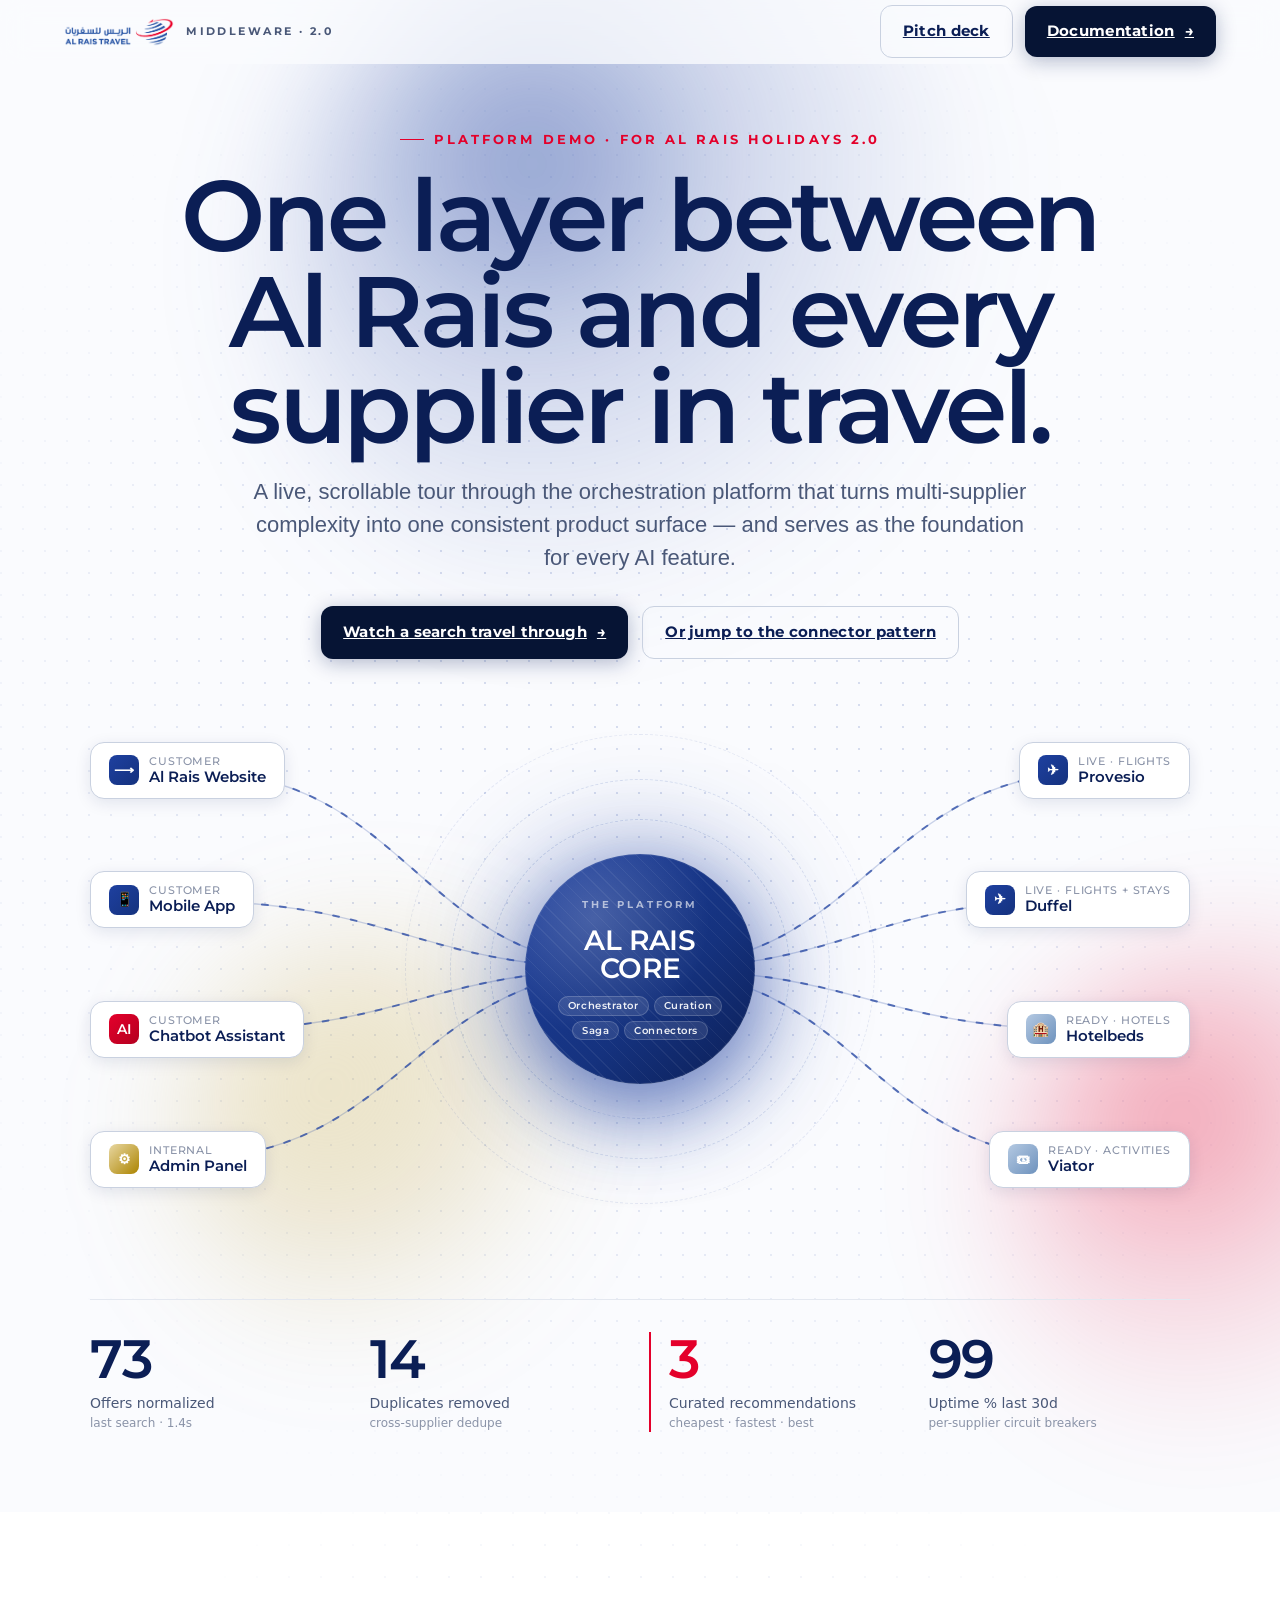
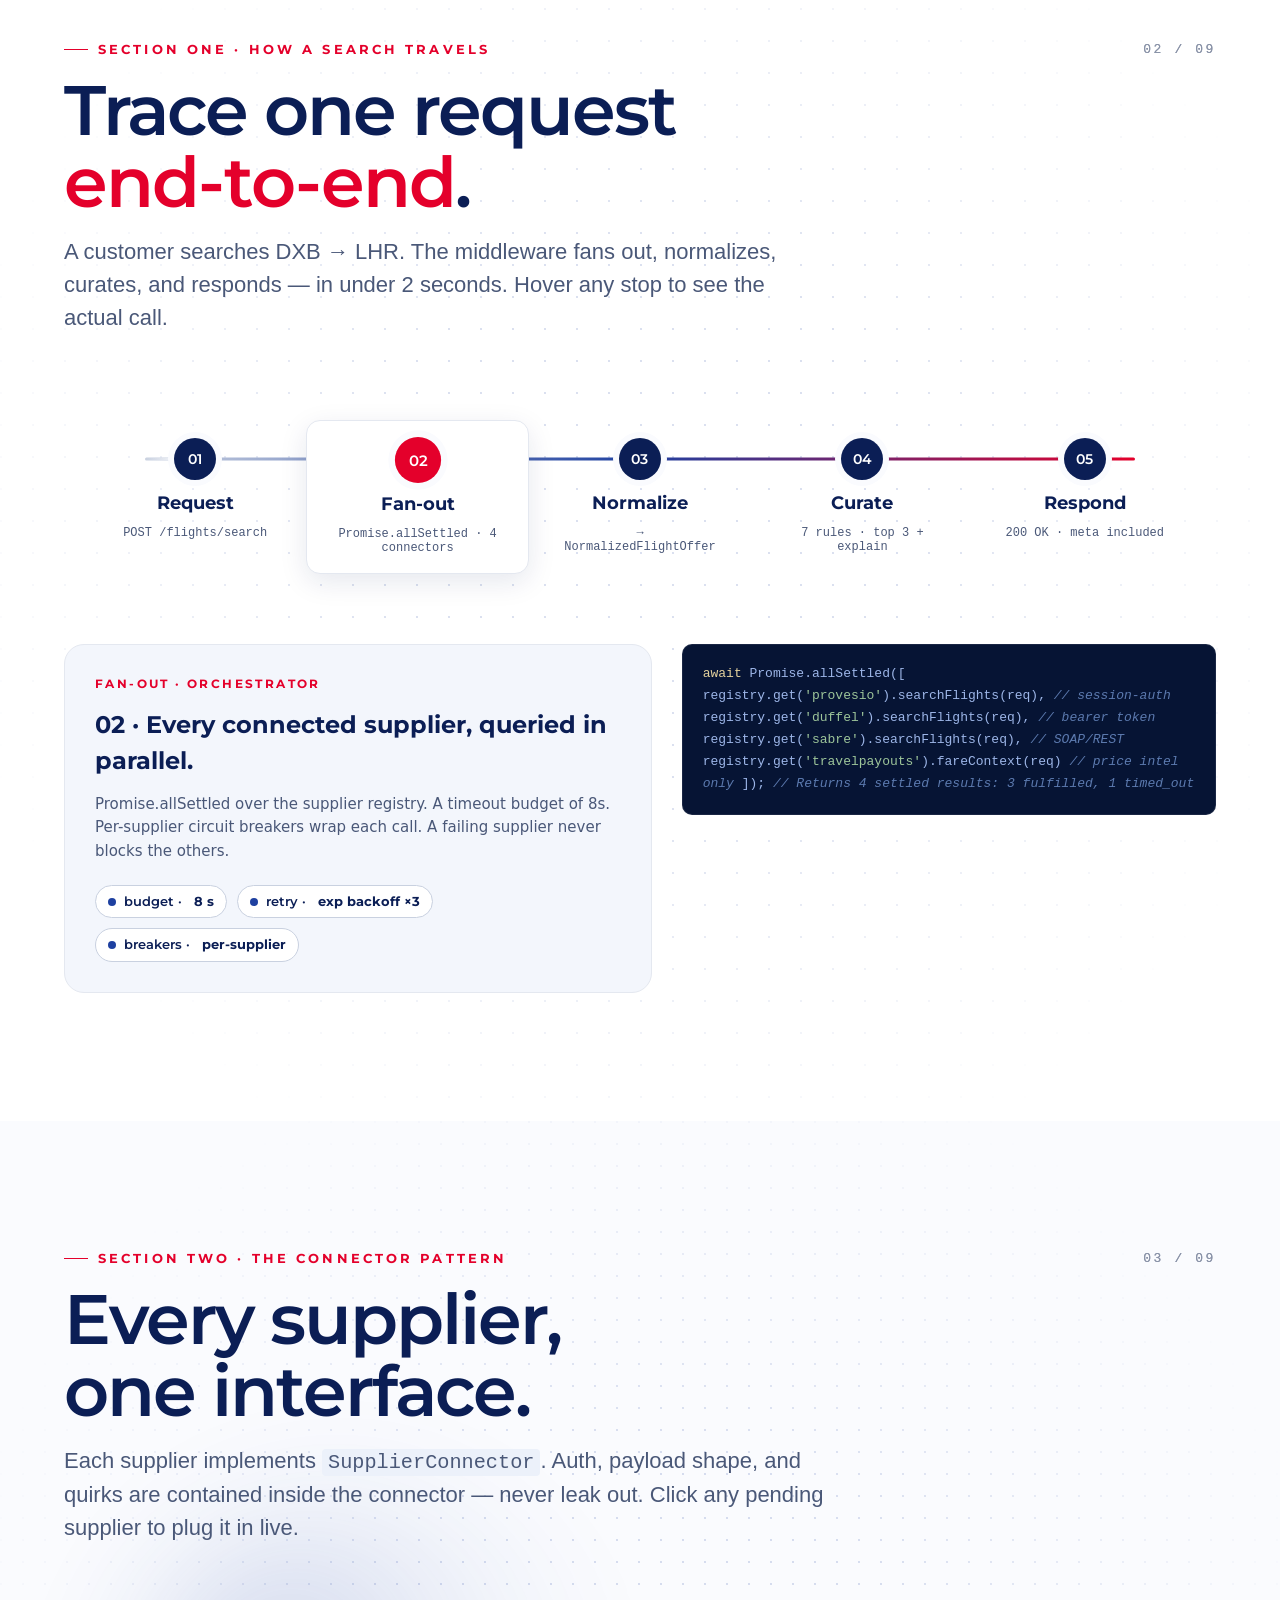
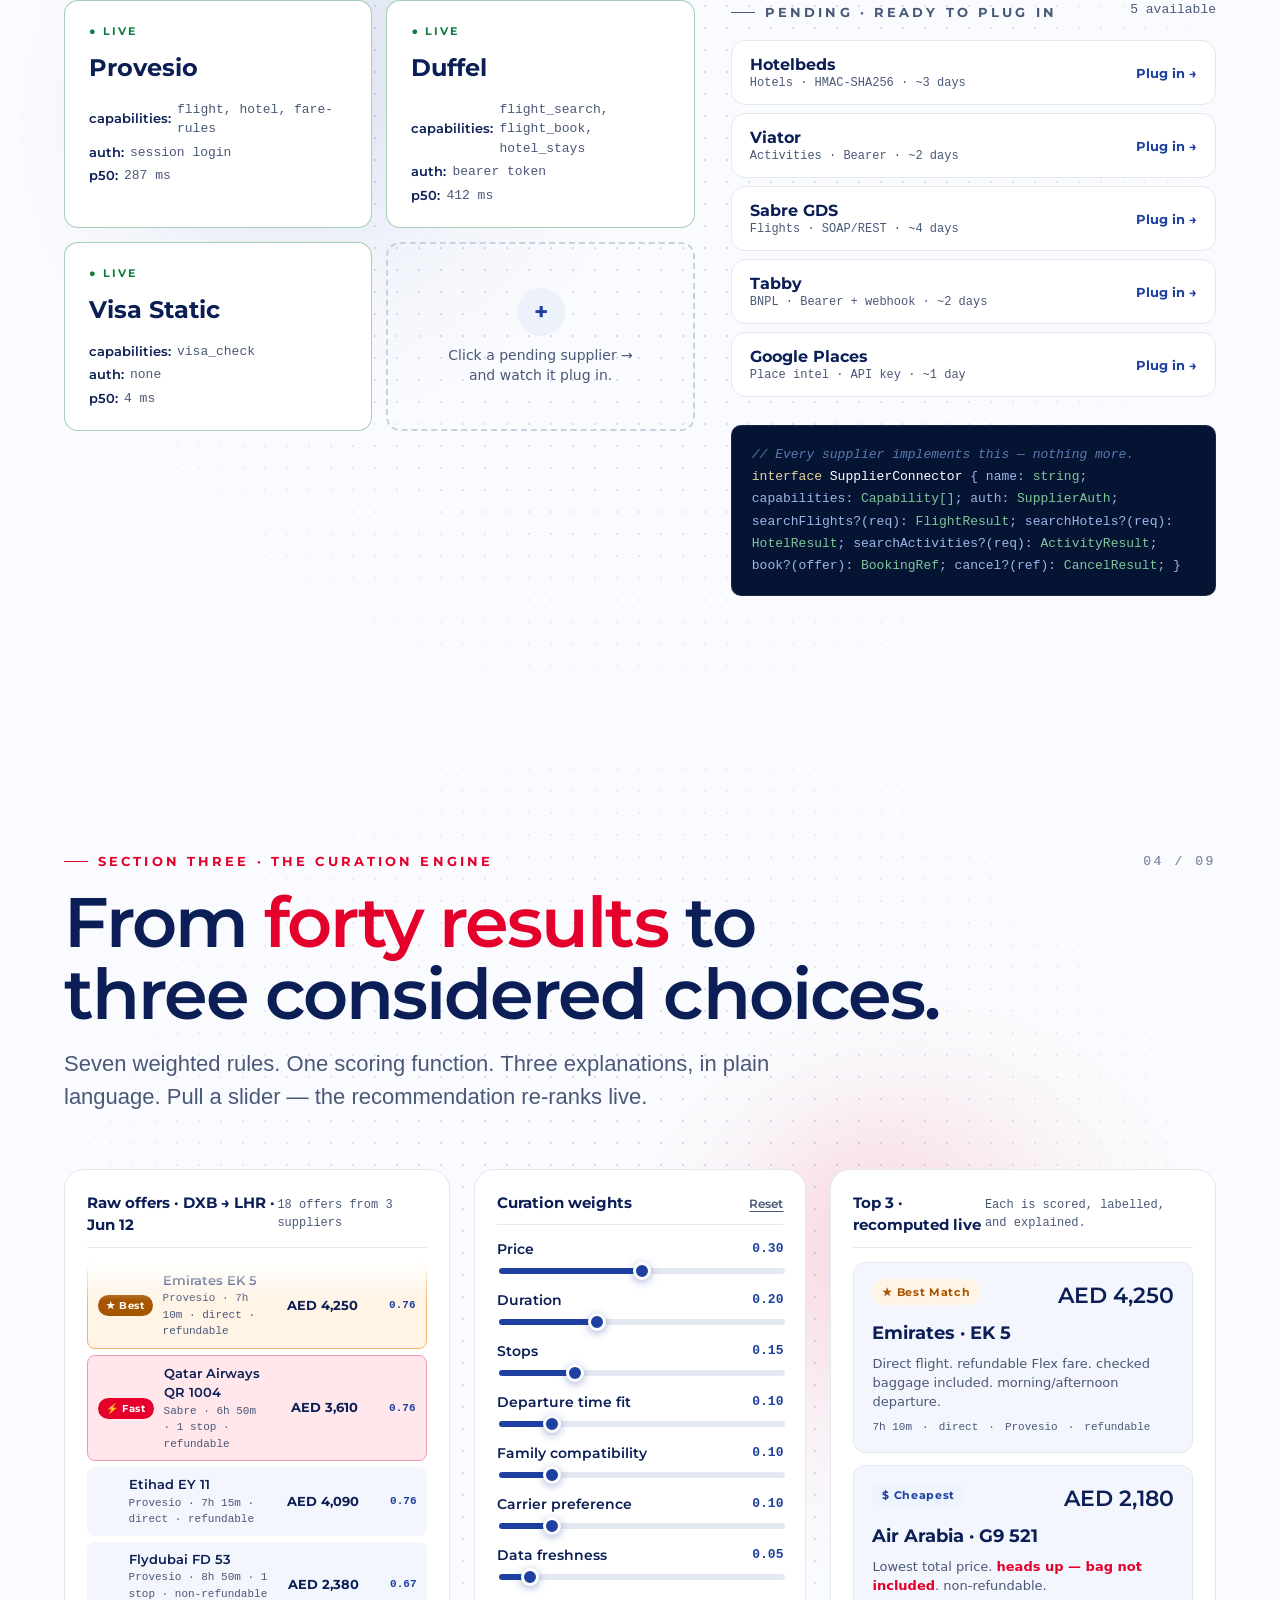
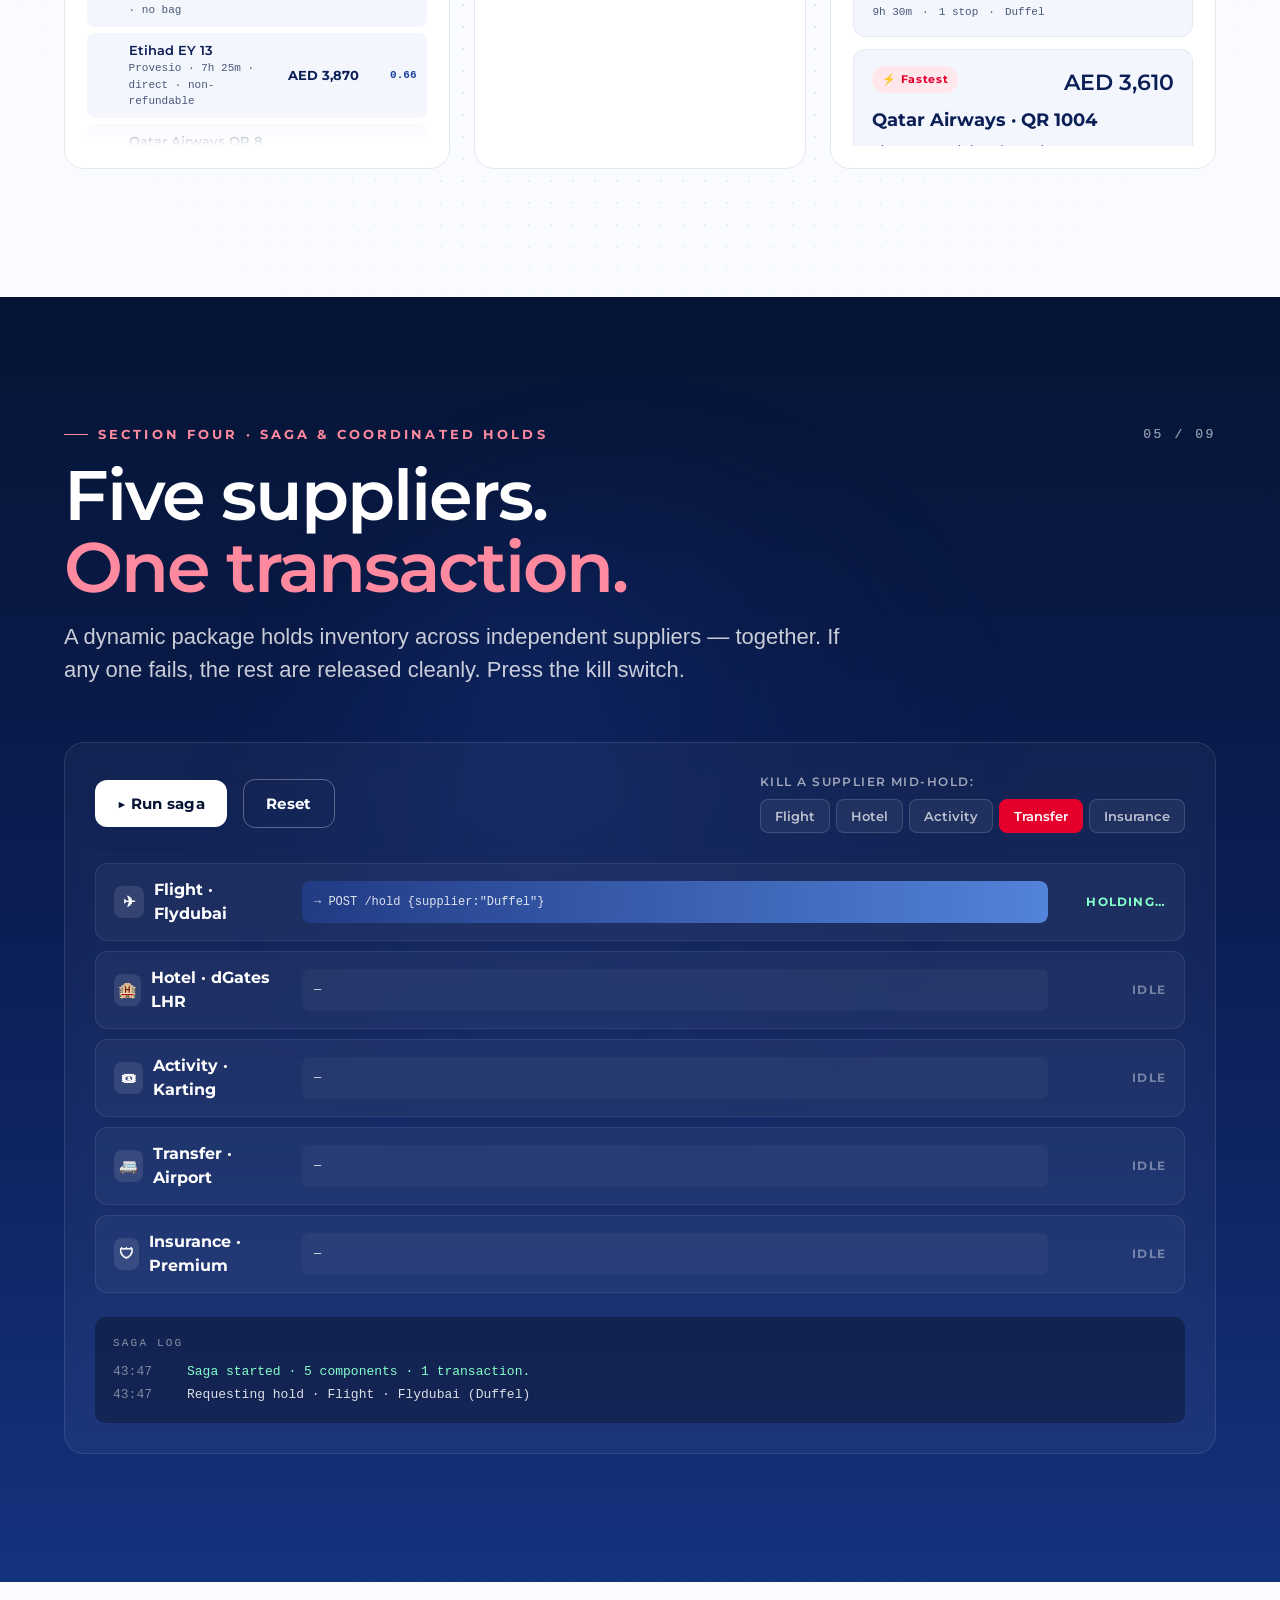
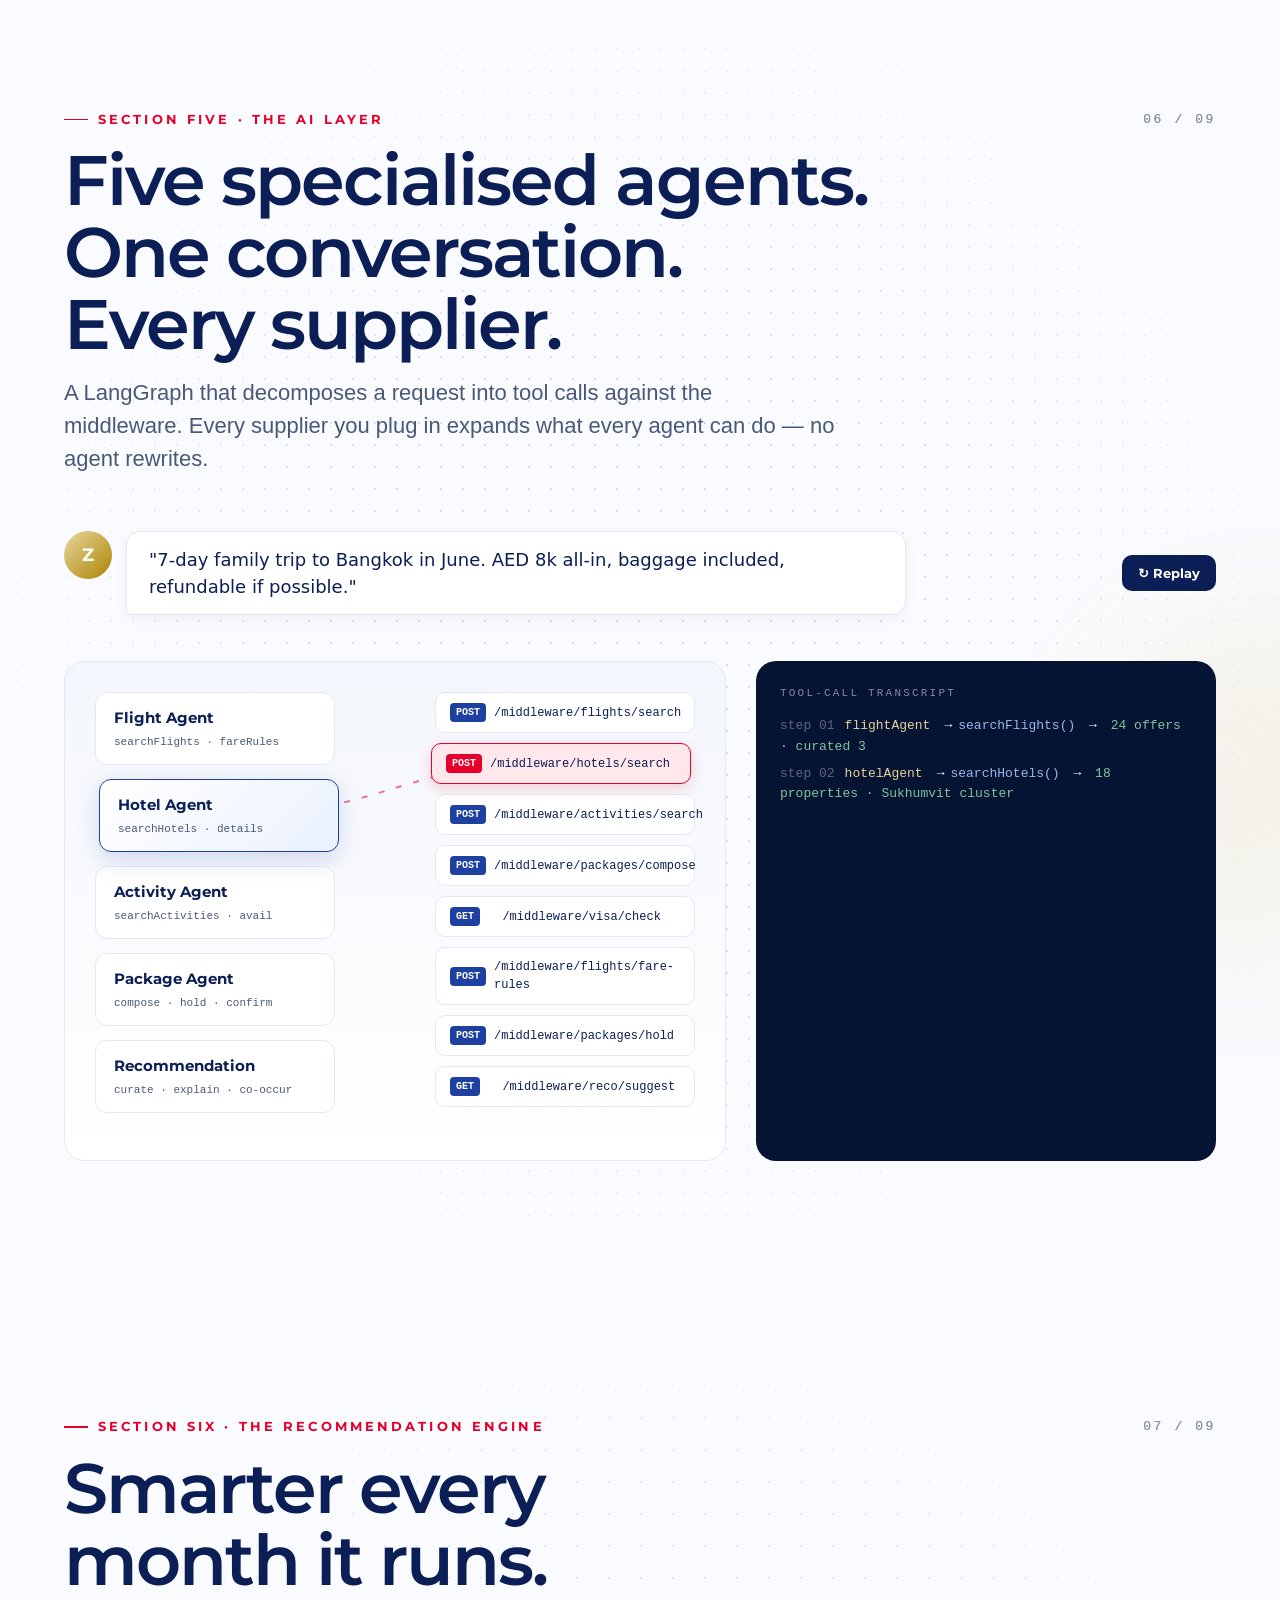
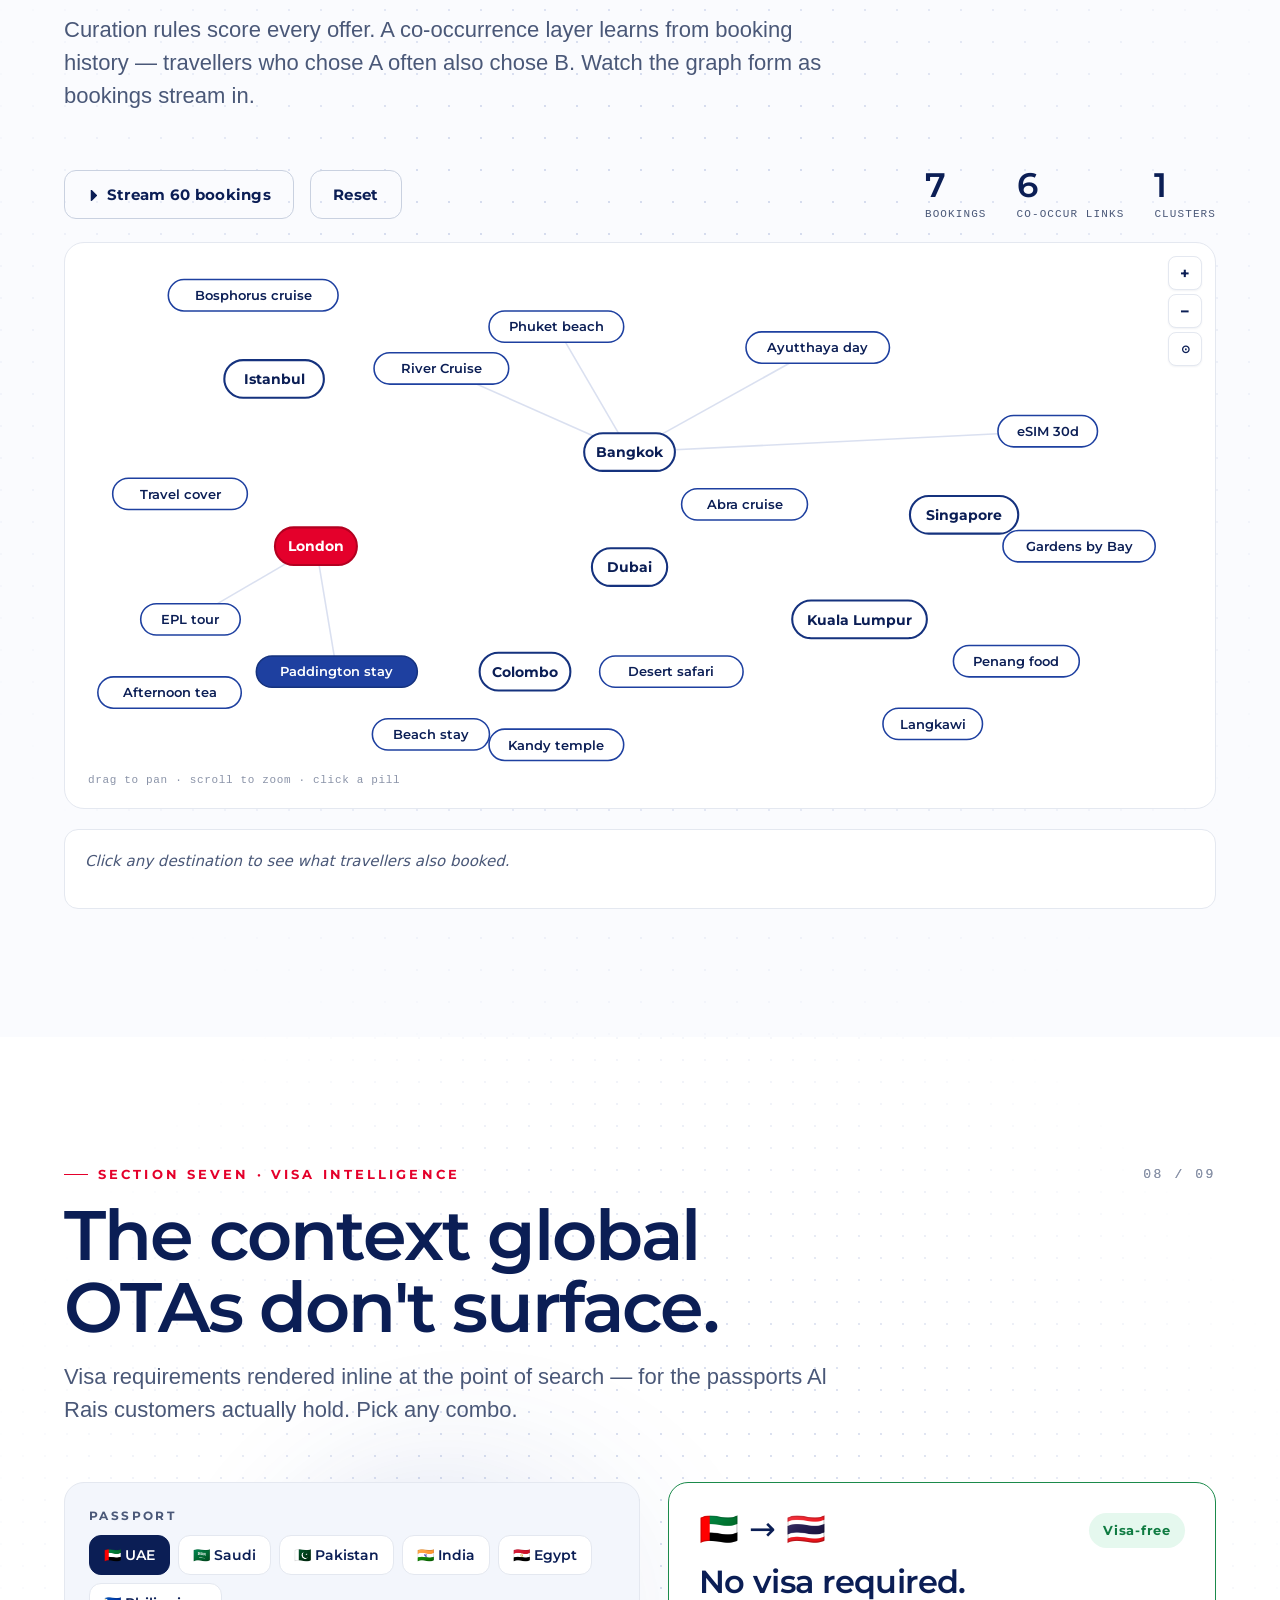
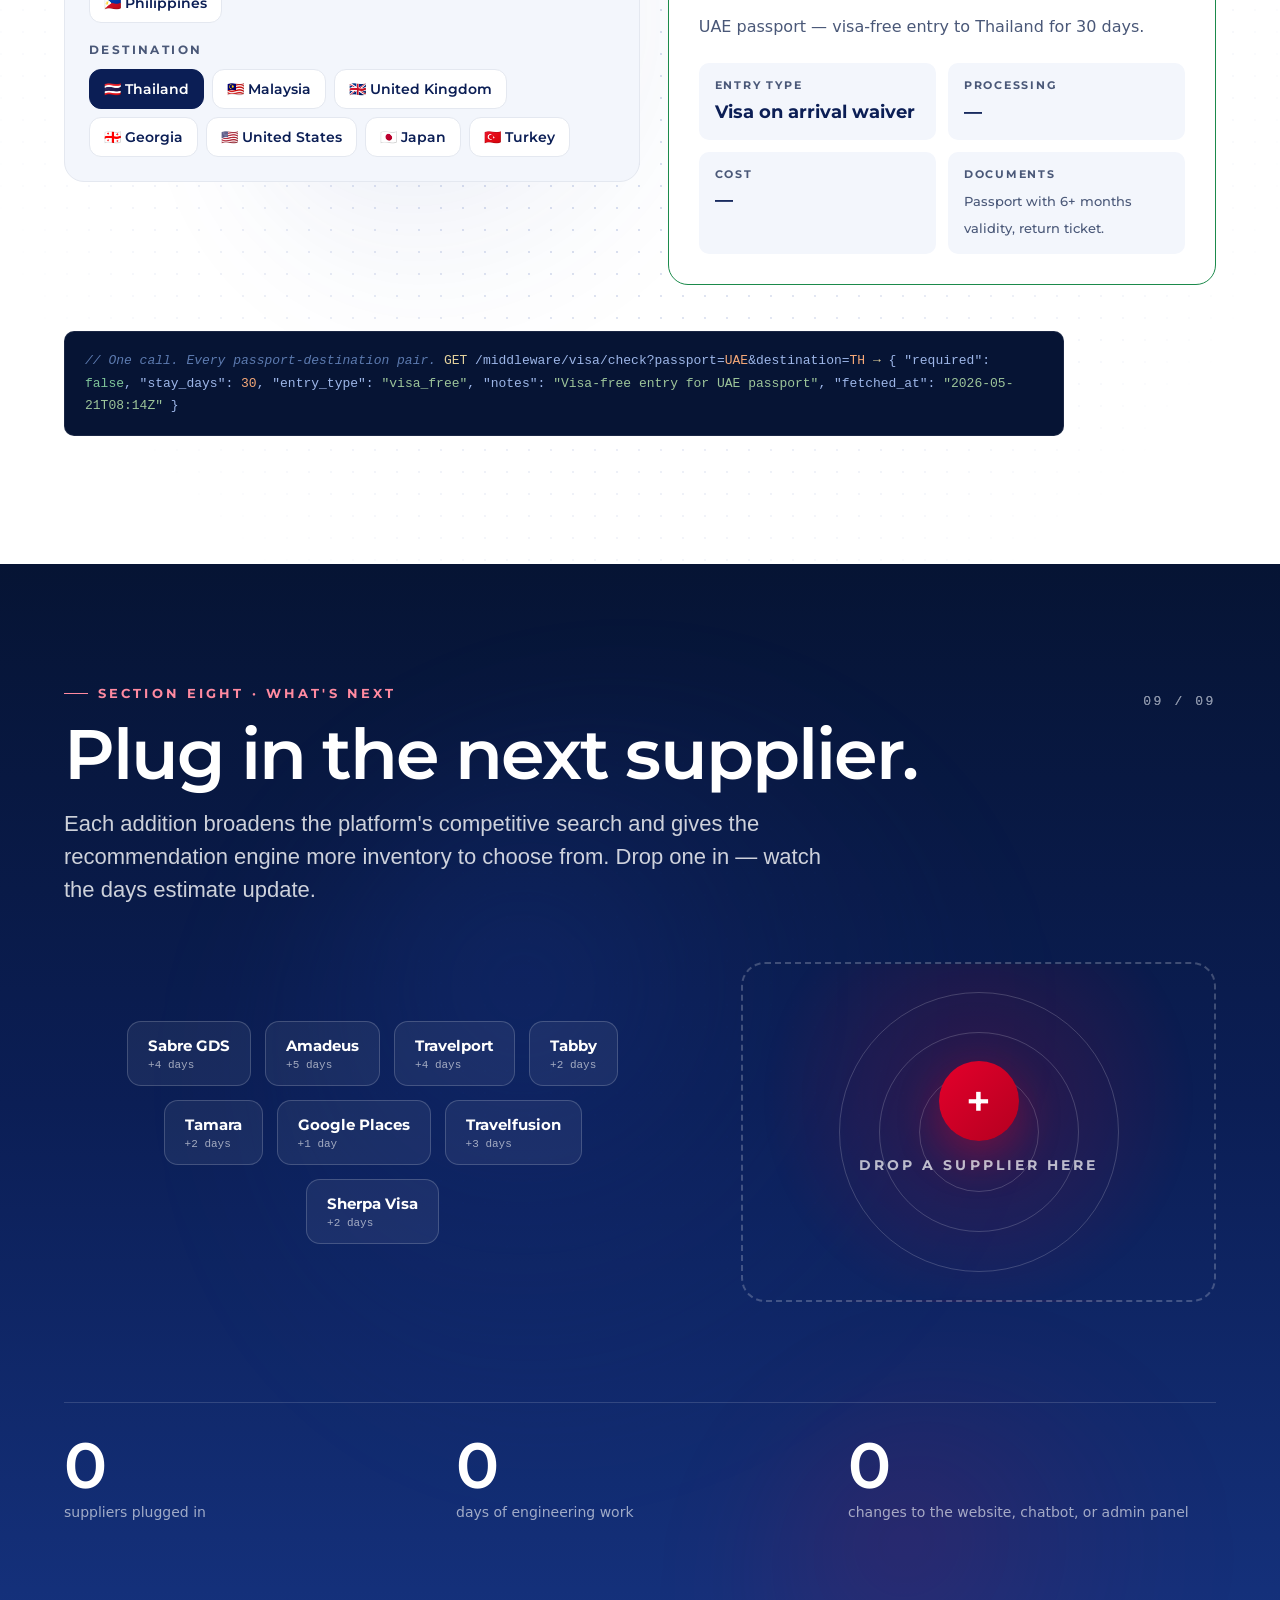
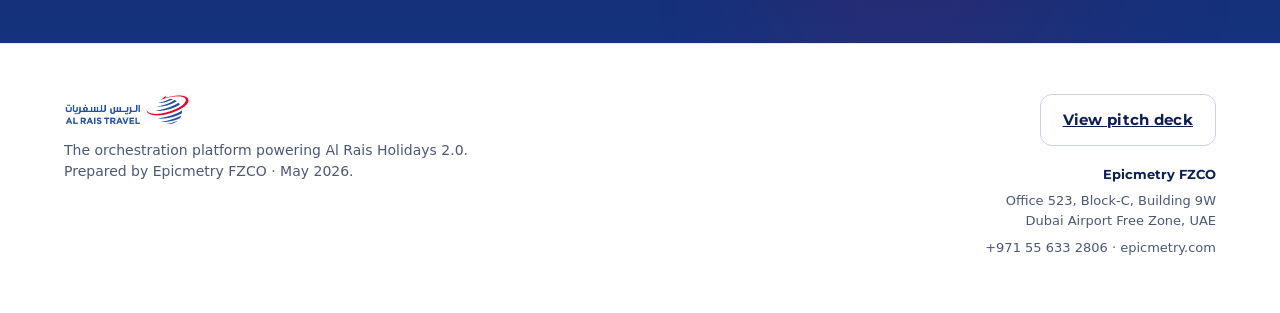
<file: AlRais-Core/webpage/constellation.html>
<!doctype html>
<html lang="en">
<head>
<meta charset="utf-8">
<title>Al Rais Middleware — Constellation</title>
<meta name="viewport" content="width=device-width,initial-scale=1">
<link rel="stylesheet" href="shared.css">
<link rel="stylesheet" href="constellation.css">
<script defer src="shared.js"></script>
<script defer src="constellation.js"></script>
</head>
<body>

<!-- ============ TOP NAV ============ -->
<nav class="topbar">
  <div class="brand">
    <img src="../assets/logo.png" alt="Al Rais Travel">
    <small>Middleware · 2.0</small>
  </div>
  <div class="actions">
    <a class="btn btn-ghost" href="../collateral/Al Rais 2.0 Pitch Deck.html">Pitch deck</a>
    <a class="btn btn-primary" href="https://hadyem26.github.io/alrais-docs/" target="_blank" rel="noopener noreferrer">Documentation <span class="arrow">→</span></a>
  </div>
</nav>

<!-- ============ 01 · HERO ============ -->
<section id="hero" class="scene hero">
  <div class="dot-grid"></div>
  <div class="glow-blob" style="width:720px;height:720px;left:50%;top:18%;transform:translate(-50%,-50%);"></div>
  <div class="glow-blob red" style="width:520px;height:520px;left:78%;top:62%;"></div>
  <div class="glow-blob gold" style="width:420px;height:420px;left:14%;top:62%;"></div>
  <div class="particles" data-particles="18"></div>

  <div class="scene-inner">
    <div class="hero-top">
      <span class="eyebrow">Platform demo · for Al Rais Holidays 2.0</span>
      <h1 class="h-mega reveal">One layer between Al&nbsp;Rais and every supplier in travel.</h1>
      <p class="lede reveal d1">A live, scrollable tour through the orchestration platform that turns multi-supplier complexity into one consistent product surface — and serves as the foundation for every AI feature.</p>
      <div class="hero-cta reveal d2">
        <a href="#search" class="btn btn-primary">Watch a search travel through <span class="arrow">→</span></a>
        <a href="#connectors" class="btn btn-ghost">Or jump to the connector pattern</a>
      </div>
    </div>

    <!-- Constellation diagram -->
    <div class="hero-stage" data-hero-stage>
      <svg class="lines" preserveAspectRatio="none"></svg>

      <!-- Hub -->
      <div class="hub" data-hub>
        <div class="hub-ring r1"></div>
        <div class="hub-ring r2"></div>
        <div class="hub-ring r3"></div>
        <div class="hub-core">
          <div class="hub-eyebrow">The Platform</div>
          <div class="hub-title">AL RAIS<br>CORE</div>
          <div class="hub-stack">
            <span>Orchestrator</span>
            <span>Curation</span>
            <span>Saga</span>
            <span>Connectors</span>
          </div>
        </div>
      </div>

      <!-- Clients (left) -->
      <div class="node spoke spoke-l1" data-spoke="left" style="--row:1">
        <div class="ic">⟶</div>
        <div class="lbl"><small>Customer</small><span>Al Rais Website</span></div>
      </div>
      <div class="node spoke spoke-l2" data-spoke="left" style="--row:2">
        <div class="ic">📱</div>
        <div class="lbl"><small>Customer</small><span>Mobile App</span></div>
      </div>
      <div class="node spoke spoke-l3" data-spoke="left" style="--row:3">
        <div class="ic red">AI</div>
        <div class="lbl"><small>Customer</small><span>Chatbot Assistant</span></div>
      </div>
      <div class="node spoke spoke-l4" data-spoke="left" style="--row:4">
        <div class="ic gold">⚙</div>
        <div class="lbl"><small>Internal</small><span>Admin Panel</span></div>
      </div>

      <!-- Suppliers (right) -->
      <div class="node spoke spoke-r1" data-spoke="right" style="--row:1">
        <div class="ic">✈</div>
        <div class="lbl"><small>Live · Flights</small><span>Provesio</span></div>
      </div>
      <div class="node spoke spoke-r2" data-spoke="right" style="--row:2">
        <div class="ic">✈</div>
        <div class="lbl"><small>Live · Flights + Stays</small><span>Duffel</span></div>
      </div>
      <div class="node spoke spoke-r3" data-spoke="right" style="--row:3">
        <div class="ic sky">🏨</div>
        <div class="lbl"><small>Ready · Hotels</small><span>Hotelbeds</span></div>
      </div>
      <div class="node spoke spoke-r4" data-spoke="right" style="--row:4">
        <div class="ic sky">🎟</div>
        <div class="lbl"><small>Ready · Activities</small><span>Viator</span></div>
      </div>
    </div>

    <!-- Live stats strip -->
    <div class="livestrip reveal d4">
      <div class="ls-cell">
        <div class="ls-num" data-counter="73">0</div>
        <div class="ls-lbl">Offers normalized<br><small>last search · 1.4s</small></div>
      </div>
      <div class="ls-cell">
        <div class="ls-num" data-counter="14">0</div>
        <div class="ls-lbl">Duplicates removed<br><small>cross-supplier dedupe</small></div>
      </div>
      <div class="ls-cell highlight">
        <div class="ls-num" style="color:var(--red)">3</div>
        <div class="ls-lbl">Curated recommendations<br><small>cheapest · fastest · best</small></div>
      </div>
      <div class="ls-cell">
        <div class="ls-num" data-counter="99">0</div>
        <div class="ls-lbl">Uptime % last 30d<br><small>per-supplier circuit breakers</small></div>
      </div>
    </div>
  </div>
</section>

<!-- ============ 02 · A SEARCH TRAVELS ============ -->
<section id="search" class="scene search" data-idx="02" data-total="09">
  <div class="dot-grid sparse"></div>
  <div class="scene-inner">
    <div class="section-head reveal">
      <span class="eyebrow">Section one · How a search travels</span>
      <h2 class="h-display">Trace one request <em style="font-style:normal;color:var(--red);">end-to-end</em>.</h2>
      <p class="lede">A customer searches DXB → LHR. The middleware fans out, normalizes, curates, and responds — in under 2 seconds. Hover any stop to see the actual call.</p>
    </div>

    <div class="journey" id="journey">
      <div class="journey-rail">
        <div class="journey-pulse"></div>
      </div>
      <div class="stops">
        <button class="stop" data-stop="1">
          <div class="stop-num">01</div>
          <div class="stop-title">Request</div>
          <div class="stop-sub">POST /flights/search</div>
        </button>
        <button class="stop" data-stop="2">
          <div class="stop-num">02</div>
          <div class="stop-title">Fan-out</div>
          <div class="stop-sub">Promise.allSettled · 4 connectors</div>
        </button>
        <button class="stop" data-stop="3">
          <div class="stop-num">03</div>
          <div class="stop-title">Normalize</div>
          <div class="stop-sub">→ NormalizedFlightOffer</div>
        </button>
        <button class="stop" data-stop="4">
          <div class="stop-num">04</div>
          <div class="stop-title">Curate</div>
          <div class="stop-sub">7 rules · top 3 + explain</div>
        </button>
        <button class="stop" data-stop="5">
          <div class="stop-num">05</div>
          <div class="stop-title">Respond</div>
          <div class="stop-sub">200 OK · meta included</div>
        </button>
      </div>
    </div>

    <div class="journey-detail" id="journeyDetail">
      <!-- Populated by JS -->
    </div>
  </div>
</section>

<!-- ============ 03 · CONNECTOR PATTERN ============ -->
<section id="connectors" class="scene connectors" data-idx="03" data-total="09">
  <div class="dot-grid"></div>
  <div class="glow-blob" style="width:520px;height:520px;left:8%;top:30%;opacity:0.4;"></div>
  <div class="scene-inner">
    <div class="section-head reveal">
      <span class="eyebrow">Section two · The connector pattern</span>
      <h2 class="h-display">Every supplier, one interface.</h2>
      <p class="lede">Each supplier implements <code style="font-family:'JetBrains Mono',ui-monospace,monospace;background:#ECF1FA;padding:2px 6px;border-radius:4px;font-size:0.92em;">SupplierConnector</code>. Auth, payload shape, and quirks are contained inside the connector — never leak out. Click any pending supplier to plug it in live.</p>
    </div>

    <div class="conn-layout">
      <!-- Left: live connector grid -->
      <div class="conn-grid" id="connGrid">
        <div class="conn-card live" data-supplier="provesio">
          <div class="conn-status">● Live</div>
          <div class="conn-name">Provesio</div>
          <div class="conn-meta">
            <span class="kv"><b>capabilities:</b> flight, hotel, fare-rules</span>
            <span class="kv"><b>auth:</b> session login</span>
            <span class="kv"><b>p50:</b> 287 ms</span>
          </div>
        </div>
        <div class="conn-card live" data-supplier="duffel">
          <div class="conn-status">● Live</div>
          <div class="conn-name">Duffel</div>
          <div class="conn-meta">
            <span class="kv"><b>capabilities:</b> flight_search, flight_book, hotel_stays</span>
            <span class="kv"><b>auth:</b> bearer token</span>
            <span class="kv"><b>p50:</b> 412 ms</span>
          </div>
        </div>
        <div class="conn-card live" data-supplier="visa">
          <div class="conn-status">● Live</div>
          <div class="conn-name">Visa Static</div>
          <div class="conn-meta">
            <span class="kv"><b>capabilities:</b> visa_check</span>
            <span class="kv"><b>auth:</b> none</span>
            <span class="kv"><b>p50:</b> 4 ms</span>
          </div>
        </div>
        <div class="conn-card placeholder">
          <div class="ph-content">
            <div class="ph-icon">+</div>
            <div class="ph-text">Click a pending supplier →<br>and watch it plug in.</div>
          </div>
        </div>
      </div>

      <!-- Right: pending / interface -->
      <div class="conn-side">
        <div class="side-head">
          <div class="eyebrow subtle">Pending · ready to plug in</div>
          <div class="side-count"><span id="pendingCount">5</span> available</div>
        </div>
        <div class="conn-pending" id="connPending">
          <button class="conn-pill" data-supplier="hotelbeds">
            <div class="conn-pill-l">
              <div class="conn-pill-name">Hotelbeds</div>
              <div class="conn-pill-sub">Hotels · HMAC-SHA256 · ~3 days</div>
            </div>
            <div class="conn-pill-r">Plug in →</div>
          </button>
          <button class="conn-pill" data-supplier="viator">
            <div class="conn-pill-l">
              <div class="conn-pill-name">Viator</div>
              <div class="conn-pill-sub">Activities · Bearer · ~2 days</div>
            </div>
            <div class="conn-pill-r">Plug in →</div>
          </button>
          <button class="conn-pill" data-supplier="sabre">
            <div class="conn-pill-l">
              <div class="conn-pill-name">Sabre GDS</div>
              <div class="conn-pill-sub">Flights · SOAP/REST · ~4 days</div>
            </div>
            <div class="conn-pill-r">Plug in →</div>
          </button>
          <button class="conn-pill" data-supplier="tabby">
            <div class="conn-pill-l">
              <div class="conn-pill-name">Tabby</div>
              <div class="conn-pill-sub">BNPL · Bearer + webhook · ~2 days</div>
            </div>
            <div class="conn-pill-r">Plug in →</div>
          </button>
          <button class="conn-pill" data-supplier="google">
            <div class="conn-pill-l">
              <div class="conn-pill-name">Google Places</div>
              <div class="conn-pill-sub">Place intel · API key · ~1 day</div>
            </div>
            <div class="conn-pill-r">Plug in →</div>
          </button>
        </div>

        <div class="code conn-code">
<span class="c">// Every supplier implements this — nothing more.</span>
<span class="k">interface</span> <span class="w">SupplierConnector</span> {
  name: <span class="t">string</span>;
  capabilities: <span class="t">Capability[]</span>;
  auth: <span class="t">SupplierAuth</span>;

  searchFlights?(req): <span class="t">FlightResult</span>;
  searchHotels?(req): <span class="t">HotelResult</span>;
  searchActivities?(req): <span class="t">ActivityResult</span>;

  book?(offer): <span class="t">BookingRef</span>;
  cancel?(ref): <span class="t">CancelResult</span>;
}
        </div>
      </div>
    </div>
  </div>
</section>

<!-- ============ 04 · CURATION ENGINE ============ -->
<section id="curation" class="scene curation" data-idx="04" data-total="09">
  <div class="dot-grid"></div>
  <div class="glow-blob red" style="width:480px;height:480px;right:8%;top:30%;opacity:0.45;"></div>
  <div class="scene-inner">
    <div class="section-head reveal">
      <span class="eyebrow">Section three · The curation engine</span>
      <h2 class="h-display">From <em style="font-style:normal;color:var(--red);">forty results</em> to three considered choices.</h2>
      <p class="lede">Seven weighted rules. One scoring function. Three explanations, in plain language. Pull a slider — the recommendation re-ranks live.</p>
    </div>

    <div class="curation-layout">
      <!-- Offer stream -->
      <div class="offer-stream" id="offerStream">
        <div class="os-head">
          <div class="os-title">Raw offers · DXB → LHR · Jun 12</div>
          <div class="os-count"><span id="offerCount">24</span> offers from 3 suppliers</div>
        </div>
        <div class="os-list" id="osList"></div>
      </div>

      <!-- Weights -->
      <div class="weights" id="weights">
        <div class="w-head">
          <div class="w-title">Curation weights</div>
          <button class="w-reset" id="wReset">Reset</button>
        </div>
        <div class="w-rule" data-rule="price">
          <div class="w-r-head"><span>Price</span><span class="w-val">0.30</span></div>
          <input type="range" min="0" max="60" value="30" data-w="price">
        </div>
        <div class="w-rule" data-rule="duration">
          <div class="w-r-head"><span>Duration</span><span class="w-val">0.20</span></div>
          <input type="range" min="0" max="60" value="20" data-w="duration">
        </div>
        <div class="w-rule" data-rule="stops">
          <div class="w-r-head"><span>Stops</span><span class="w-val">0.15</span></div>
          <input type="range" min="0" max="60" value="15" data-w="stops">
        </div>
        <div class="w-rule" data-rule="depart">
          <div class="w-r-head"><span>Departure time fit</span><span class="w-val">0.10</span></div>
          <input type="range" min="0" max="60" value="10" data-w="depart">
        </div>
        <div class="w-rule" data-rule="family">
          <div class="w-r-head"><span>Family compatibility</span><span class="w-val">0.10</span></div>
          <input type="range" min="0" max="60" value="10" data-w="family">
        </div>
        <div class="w-rule" data-rule="carrier">
          <div class="w-r-head"><span>Carrier preference</span><span class="w-val">0.10</span></div>
          <input type="range" min="0" max="60" value="10" data-w="carrier">
        </div>
        <div class="w-rule" data-rule="fresh">
          <div class="w-r-head"><span>Data freshness</span><span class="w-val">0.05</span></div>
          <input type="range" min="0" max="60" value="5" data-w="fresh">
        </div>
      </div>

      <!-- Top 3 result -->
      <div class="curated" id="curated">
        <div class="c-head">
          <div class="c-title">Top 3 · recomputed live</div>
          <div class="c-sub">Each is scored, labelled, and explained.</div>
        </div>
        <div class="c-list" id="cList"></div>
      </div>
    </div>
  </div>
</section>

<!-- ============ 05 · SAGA / COORDINATED HOLDS ============ -->
<section id="saga" class="scene saga scene--dark" data-idx="05" data-total="09">
  <div class="dot-grid" style="opacity:0.15;"></div>
  <div class="glow-blob" style="width:680px;height:680px;left:50%;top:40%;transform:translate(-50%,-50%);opacity:0.5;"></div>
  <div class="scene-inner">
    <div class="section-head reveal">
      <span class="eyebrow" style="color:#ff8aa0;">Section four · Saga &amp; coordinated holds</span>
      <h2 class="h-display">Five suppliers. <em style="font-style:normal;color:#ff8aa0;">One transaction.</em></h2>
      <p class="lede" style="color:rgba(255,255,255,0.78);">A dynamic package holds inventory across independent suppliers — together. If any one fails, the rest are released cleanly. Press the kill switch.</p>
    </div>

    <div class="saga-ui">
      <div class="saga-controls">
        <button class="btn btn-primary" id="sagaPlay" style="background:#fff;color:var(--ink-deep);">▶ Run saga</button>
        <button class="btn btn-ghost" id="sagaReset" style="border-color:rgba(255,255,255,0.3);color:#fff;">Reset</button>
        <div class="saga-spacer"></div>
        <div class="saga-toggle">
          <label>Kill a supplier mid-hold:</label>
          <div class="killbtns">
            <button class="killbtn" data-kill="flight">Flight</button>
            <button class="killbtn" data-kill="hotel">Hotel</button>
            <button class="killbtn" data-kill="activity">Activity</button>
            <button class="killbtn on" data-kill="transfer">Transfer</button>
            <button class="killbtn" data-kill="insurance">Insurance</button>
          </div>
        </div>
      </div>

      <div class="saga-rails" id="sagaRails">
        <!-- 5 rails, populated by JS -->
      </div>

      <div class="saga-log" id="sagaLog">
        <div class="saga-log-head">Saga log</div>
        <div class="saga-log-list" id="sagaLogList"></div>
      </div>
    </div>
  </div>
</section>

<!-- ============ 06 · AI LAYER ============ -->
<section id="ai" class="scene ai" data-idx="06" data-total="09">
  <div class="dot-grid"></div>
  <div class="glow-blob gold" style="width:420px;height:420px;left:84%;top:48%;opacity:0.4;"></div>
  <div class="scene-inner">
    <div class="section-head reveal">
      <span class="eyebrow">Section five · The AI layer</span>
      <h2 class="h-display">Five specialised agents. One conversation. Every supplier.</h2>
      <p class="lede">A LangGraph that decomposes a request into tool calls against the middleware. Every supplier you plug in expands what every agent can do — no agent rewrites.</p>
    </div>

    <div class="ai-stage" id="aiStage">
      <!-- User message at top -->
      <div class="ai-msg">
        <div class="ai-msg-avatar">Z</div>
        <div class="ai-msg-bubble">"7-day family trip to Bangkok in June. AED 8k all-in, baggage included, refundable if possible."</div>
        <button class="ai-replay" id="aiReplay">↻ Replay</button>
      </div>

      <!-- Agent graph -->
      <div class="ai-graph" id="aiGraph">
        <svg class="ai-lines"></svg>
        <div class="ai-agents" id="aiAgents">
          <div class="ai-agent" data-agent="flight" data-tools="searchFlights,getFareRules">
            <div class="ai-agent-name">Flight Agent</div>
            <div class="ai-agent-tools">searchFlights · fareRules</div>
          </div>
          <div class="ai-agent" data-agent="hotel" data-tools="searchHotels,hotelDetails">
            <div class="ai-agent-name">Hotel Agent</div>
            <div class="ai-agent-tools">searchHotels · details</div>
          </div>
          <div class="ai-agent" data-agent="activity" data-tools="searchActivities,checkAvail">
            <div class="ai-agent-name">Activity Agent</div>
            <div class="ai-agent-tools">searchActivities · avail</div>
          </div>
          <div class="ai-agent" data-agent="package" data-tools="composePackage,holdPackage">
            <div class="ai-agent-name">Package Agent</div>
            <div class="ai-agent-tools">compose · hold · confirm</div>
          </div>
          <div class="ai-agent" data-agent="reco" data-tools="recommend,explain">
            <div class="ai-agent-name">Recommendation</div>
            <div class="ai-agent-tools">curate · explain · co-occur</div>
          </div>
        </div>
        <div class="ai-tools" id="aiTools">
          <div class="ai-tool" data-tool="searchFlights"><span class="tk">POST</span> /middleware/flights/search</div>
          <div class="ai-tool" data-tool="searchHotels"><span class="tk">POST</span> /middleware/hotels/search</div>
          <div class="ai-tool" data-tool="searchActivities"><span class="tk">POST</span> /middleware/activities/search</div>
          <div class="ai-tool" data-tool="composePackage"><span class="tk">POST</span> /middleware/packages/compose</div>
          <div class="ai-tool" data-tool="checkVisa"><span class="tk">GET</span>&nbsp; /middleware/visa/check</div>
          <div class="ai-tool" data-tool="getFareRules"><span class="tk">POST</span> /middleware/flights/fare-rules</div>
          <div class="ai-tool" data-tool="holdPackage"><span class="tk">POST</span> /middleware/packages/hold</div>
          <div class="ai-tool" data-tool="recommend"><span class="tk">GET</span>&nbsp; /middleware/reco/suggest</div>
        </div>
      </div>

      <!-- Response transcript -->
      <div class="ai-transcript" id="aiTranscript">
        <div class="ai-trans-head">Tool-call transcript</div>
        <div class="ai-trans-body" id="aiTransBody">
          <div class="ai-trans-line muted">Waiting for replay…</div>
        </div>
      </div>
    </div>
  </div>
</section>

<!-- ============ 07 · RECOMMENDATION CO-OCCURRENCE ============ -->
<section id="reco" class="scene reco" data-idx="07" data-total="09">
  <div class="dot-grid sparse"></div>
  <div class="scene-inner">
    <div class="section-head reveal">
      <span class="eyebrow">Section six · The recommendation engine</span>
      <h2 class="h-display">Smarter every month it runs.</h2>
      <p class="lede">Curation rules score every offer. A co-occurrence layer learns from booking history — travellers who chose A often also chose B. Watch the graph form as bookings stream in.</p>
    </div>

    <div class="reco-stage">
      <div class="reco-controls">
        <button class="btn btn-ghost" id="recoStream">⏵ Stream 60 bookings</button>
        <button class="btn btn-ghost" id="recoReset">Reset</button>
        <div class="reco-stats">
          <div><strong id="recoBookings">0</strong><span>bookings</span></div>
          <div><strong id="recoEdges">0</strong><span>co-occur links</span></div>
          <div><strong id="recoClusters">0</strong><span>clusters</span></div>
        </div>
      </div>
      <div class="reco-graph-wrap" style="position:relative;">
        <svg class="reco-graph" id="recoGraph" viewBox="0 0 1100 540" preserveAspectRatio="xMidYMid meet"></svg>
        <div class="reco-zoom">
          <button id="recoZoomIn" title="Zoom in">+</button>
          <button id="recoZoomOut" title="Zoom out">−</button>
          <button id="recoZoomReset" title="Reset view" style="font-size:11px;">⊙</button>
        </div>
        <div class="reco-hint">drag to pan · scroll to zoom · click a pill</div>
      </div>
      <div class="reco-detail" id="recoDetail">
        <div class="rd-head">Click any destination to see what travellers also booked.</div>
      </div>
    </div>
  </div>
</section>

<!-- ============ 08 · VISA INTELLIGENCE ============ -->
<section id="visa" class="scene visa" data-idx="08" data-total="09">
  <div class="dot-grid"></div>
  <div class="glow-blob" style="width:520px;height:520px;left:18%;top:35%;opacity:0.35;"></div>
  <div class="scene-inner">
    <div class="section-head reveal">
      <span class="eyebrow">Section seven · Visa intelligence</span>
      <h2 class="h-display">The context global OTAs don't surface.</h2>
      <p class="lede">Visa requirements rendered inline at the point of search — for the passports Al Rais customers actually hold. Pick any combo.</p>
    </div>

    <div class="visa-stage">
      <div class="visa-picker">
        <div class="vp-group">
          <label>Passport</label>
          <div class="vp-options" id="vpPassports">
            <button class="vp-opt on" data-passport="AE">🇦🇪 UAE</button>
            <button class="vp-opt" data-passport="SA">🇸🇦 Saudi</button>
            <button class="vp-opt" data-passport="PK">🇵🇰 Pakistan</button>
            <button class="vp-opt" data-passport="IN">🇮🇳 India</button>
            <button class="vp-opt" data-passport="EG">🇪🇬 Egypt</button>
            <button class="vp-opt" data-passport="PH">🇵🇭 Philippines</button>
          </div>
        </div>
        <div class="vp-group">
          <label>Destination</label>
          <div class="vp-options" id="vpDests">
            <button class="vp-opt on" data-dest="TH">🇹🇭 Thailand</button>
            <button class="vp-opt" data-dest="MY">🇲🇾 Malaysia</button>
            <button class="vp-opt" data-dest="GB">🇬🇧 United Kingdom</button>
            <button class="vp-opt" data-dest="GE">🇬🇪 Georgia</button>
            <button class="vp-opt" data-dest="US">🇺🇸 United States</button>
            <button class="vp-opt" data-dest="JP">🇯🇵 Japan</button>
            <button class="vp-opt" data-dest="TR">🇹🇷 Turkey</button>
          </div>
        </div>
      </div>

      <div class="visa-result" id="visaResult">
        <!-- populated -->
      </div>

      <div class="visa-code">
        <div class="code">
<span class="c">// One call. Every passport-destination pair.</span>
<span class="k">GET</span> /middleware/visa/check?passport=<span class="n">UAE</span>&amp;destination=<span class="n">TH</span>

<span class="k">→</span> {
  "required": <span class="t">false</span>,
  "stay_days": <span class="n">30</span>,
  "entry_type": <span class="s">"visa_free"</span>,
  "notes": <span class="s">"Visa-free entry for UAE passport"</span>,
  "fetched_at": <span class="s">"2026-05-21T08:14Z"</span>
}
        </div>
      </div>
    </div>
  </div>
</section>

<!-- ============ 09 · CLOSING / DROP TARGET ============ -->
<section id="closing" class="scene closing scene--dark" data-idx="09" data-total="09">
  <div class="dot-grid" style="opacity:0.18;"></div>
  <div class="glow-blob" style="width:780px;height:780px;left:50%;top:50%;transform:translate(-50%,-50%);opacity:0.5;"></div>
  <div class="glow-blob red" style="width:480px;height:480px;right:5%;top:75%;opacity:0.35;"></div>
  <div class="particles" data-particles="22"></div>
  <div class="scene-inner">
    <div class="section-head reveal">
      <span class="eyebrow" style="color:#ff8aa0;">Section eight · What's next</span>
      <h2 class="h-display">Plug in the next supplier.</h2>
      <p class="lede" style="color:rgba(255,255,255,0.8);">Each addition broadens the platform's competitive search and gives the recommendation engine more inventory to choose from. Drop one in — watch the days estimate update.</p>
    </div>

    <div class="closing-stage">
      <div class="closing-floats" id="closingFloats">
        <button class="float-chip" data-name="Sabre GDS" data-days="4">Sabre GDS<span>+4 days</span></button>
        <button class="float-chip" data-name="Amadeus" data-days="5">Amadeus<span>+5 days</span></button>
        <button class="float-chip" data-name="Travelport" data-days="4">Travelport<span>+4 days</span></button>
        <button class="float-chip" data-name="Tabby" data-days="2">Tabby<span>+2 days</span></button>
        <button class="float-chip" data-name="Tamara" data-days="2">Tamara<span>+2 days</span></button>
        <button class="float-chip" data-name="Google Places" data-days="1">Google Places<span>+1 day</span></button>
        <button class="float-chip" data-name="Travelfusion" data-days="3">Travelfusion<span>+3 days</span></button>
        <button class="float-chip" data-name="Sherpa Visa" data-days="2">Sherpa Visa<span>+2 days</span></button>
      </div>

      <div class="drop-zone" id="dropZone">
        <div class="dz-inner">
          <div class="dz-plus">+</div>
          <div class="dz-label">drop a supplier here</div>
          <div class="dz-list" id="dzList"></div>
        </div>
        <div class="dz-rings"><span></span><span></span><span></span></div>
      </div>

      <div class="closing-stats">
        <div class="cs-cell">
          <div class="cs-num"><span id="csCount">0</span></div>
          <div class="cs-lbl">suppliers plugged in</div>
        </div>
        <div class="cs-cell">
          <div class="cs-num"><span id="csDays">0</span></div>
          <div class="cs-lbl">days of engineering work</div>
        </div>
        <div class="cs-cell">
          <div class="cs-num"><span>0</span></div>
          <div class="cs-lbl">changes to the website, chatbot, or admin panel</div>
        </div>
      </div>
    </div>
  </div>
</section>

<!-- ============ FOOTER ============ -->
<footer class="footer">
  <div class="footer-inner">
    <div class="ft-l">
      <img src="../assets/logo.png" alt="Al Rais Travel">
      <p>The orchestration platform powering Al Rais Holidays 2.0.<br>Prepared by Epicmetry FZCO · May 2026.</p>
    </div>
    <div class="ft-r">
      <a href="../collateral/Al Rais 2.0 Pitch Deck.html" class="btn btn-ghost">View pitch deck</a>
      <div class="ft-contact">
        <div><strong>Epicmetry FZCO</strong></div>
        <div>Office 523, Block-C, Building 9W<br>Dubai Airport Free Zone, UAE</div>
        <div>+971 55 633 2806 · epicmetry.com</div>
      </div>
    </div>
  </div>
</footer>

</body>
</html>
</file>
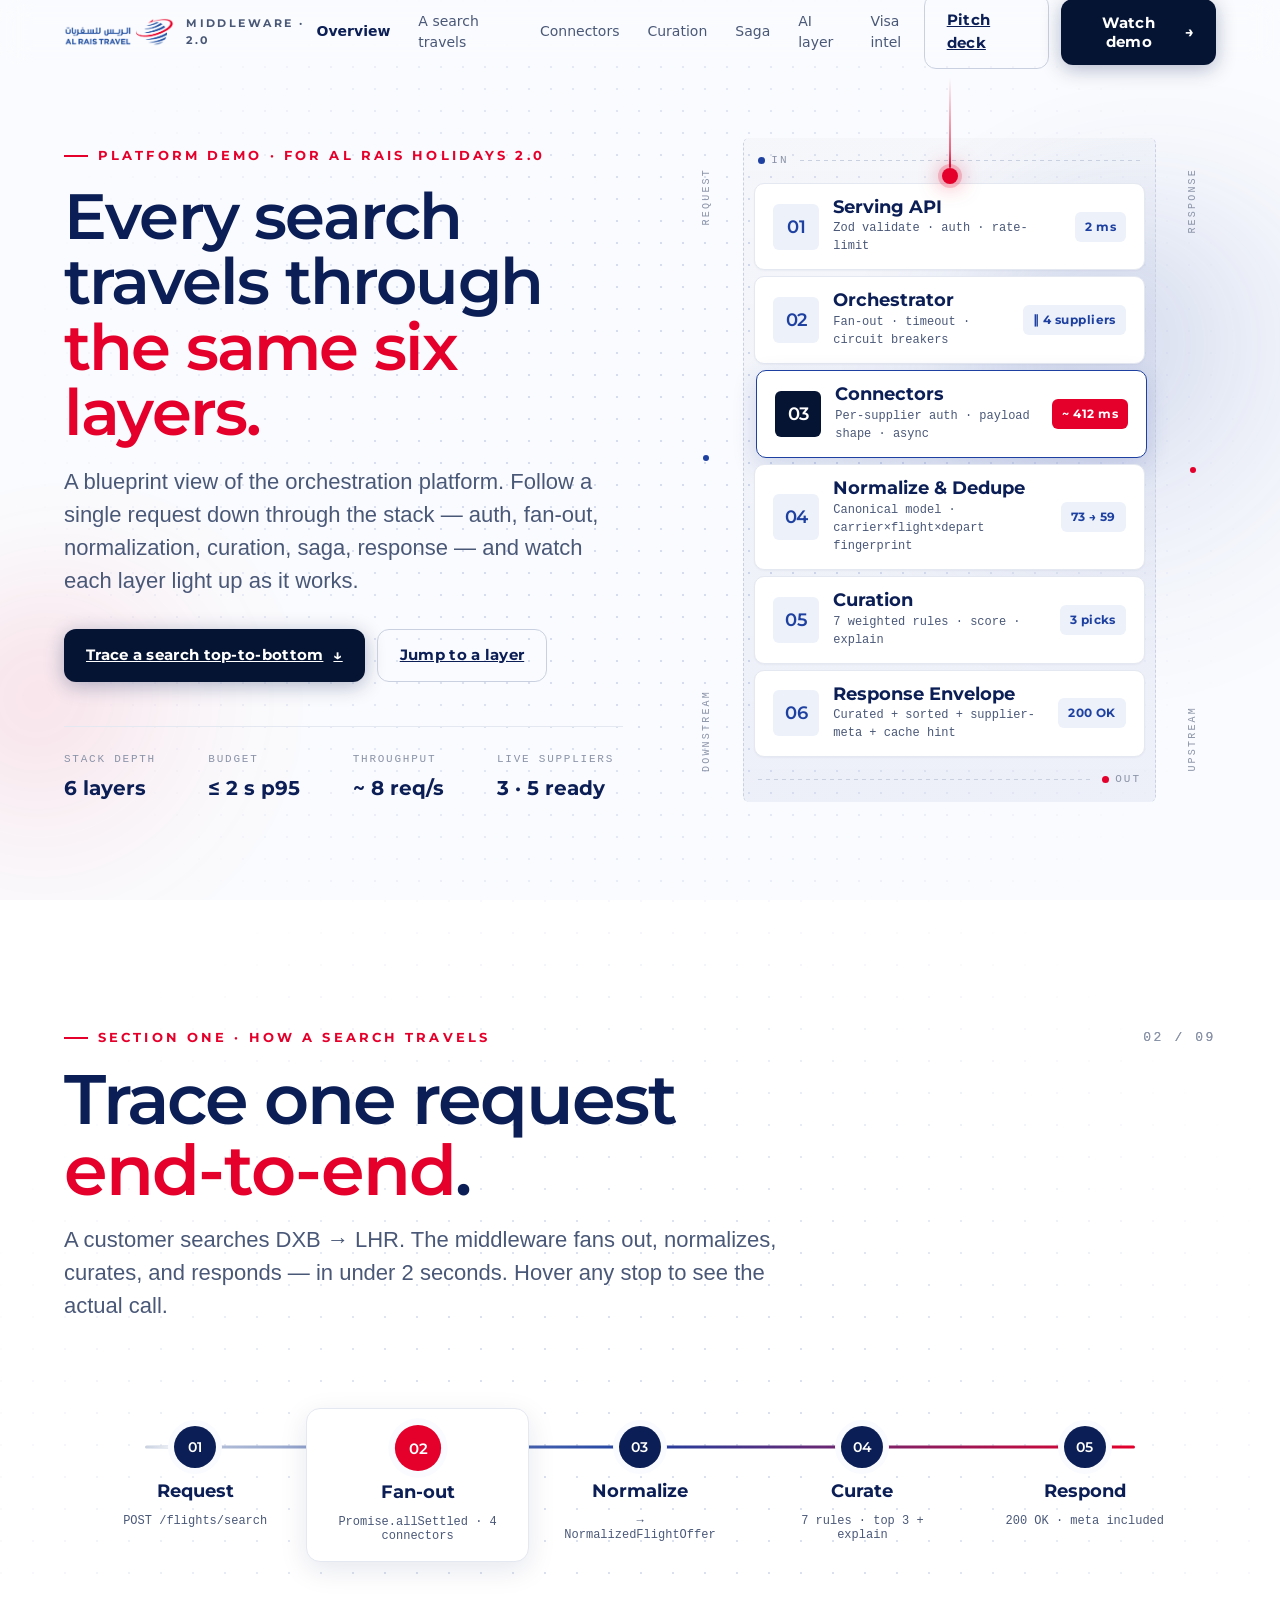
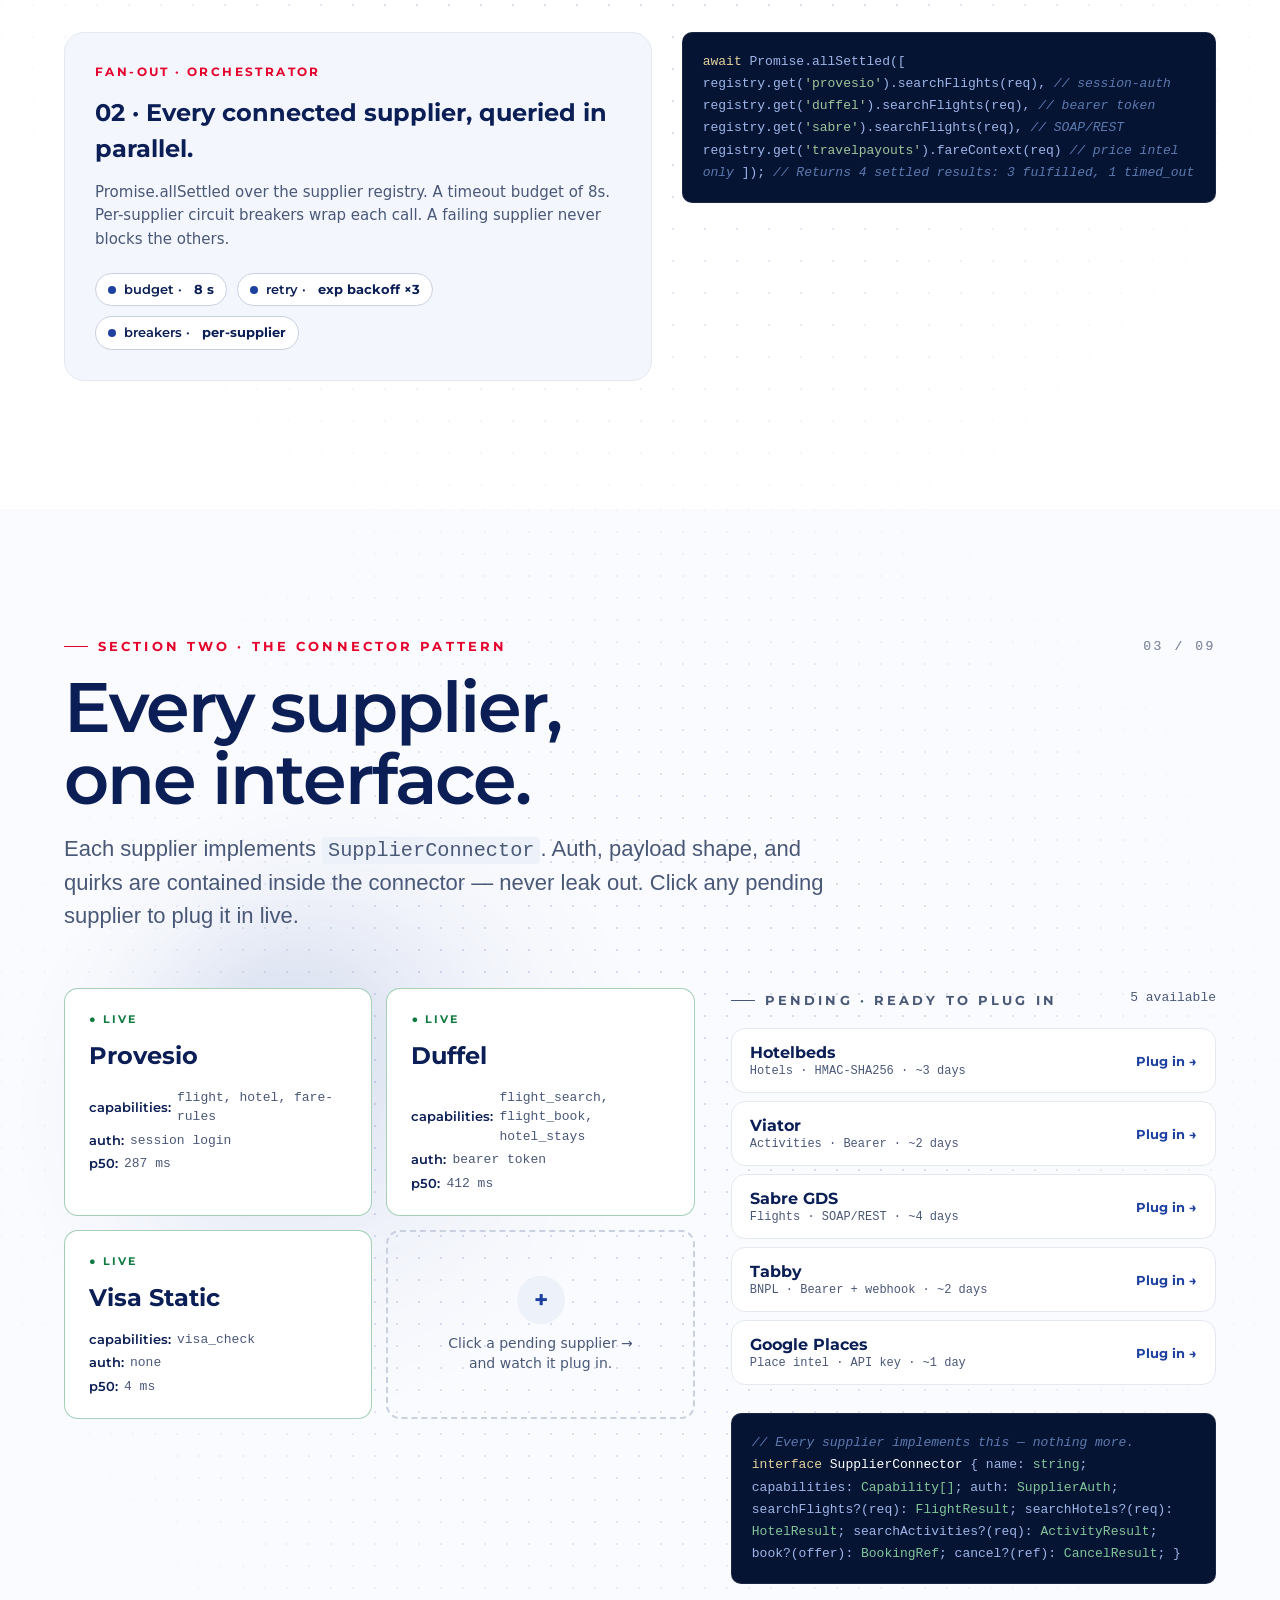
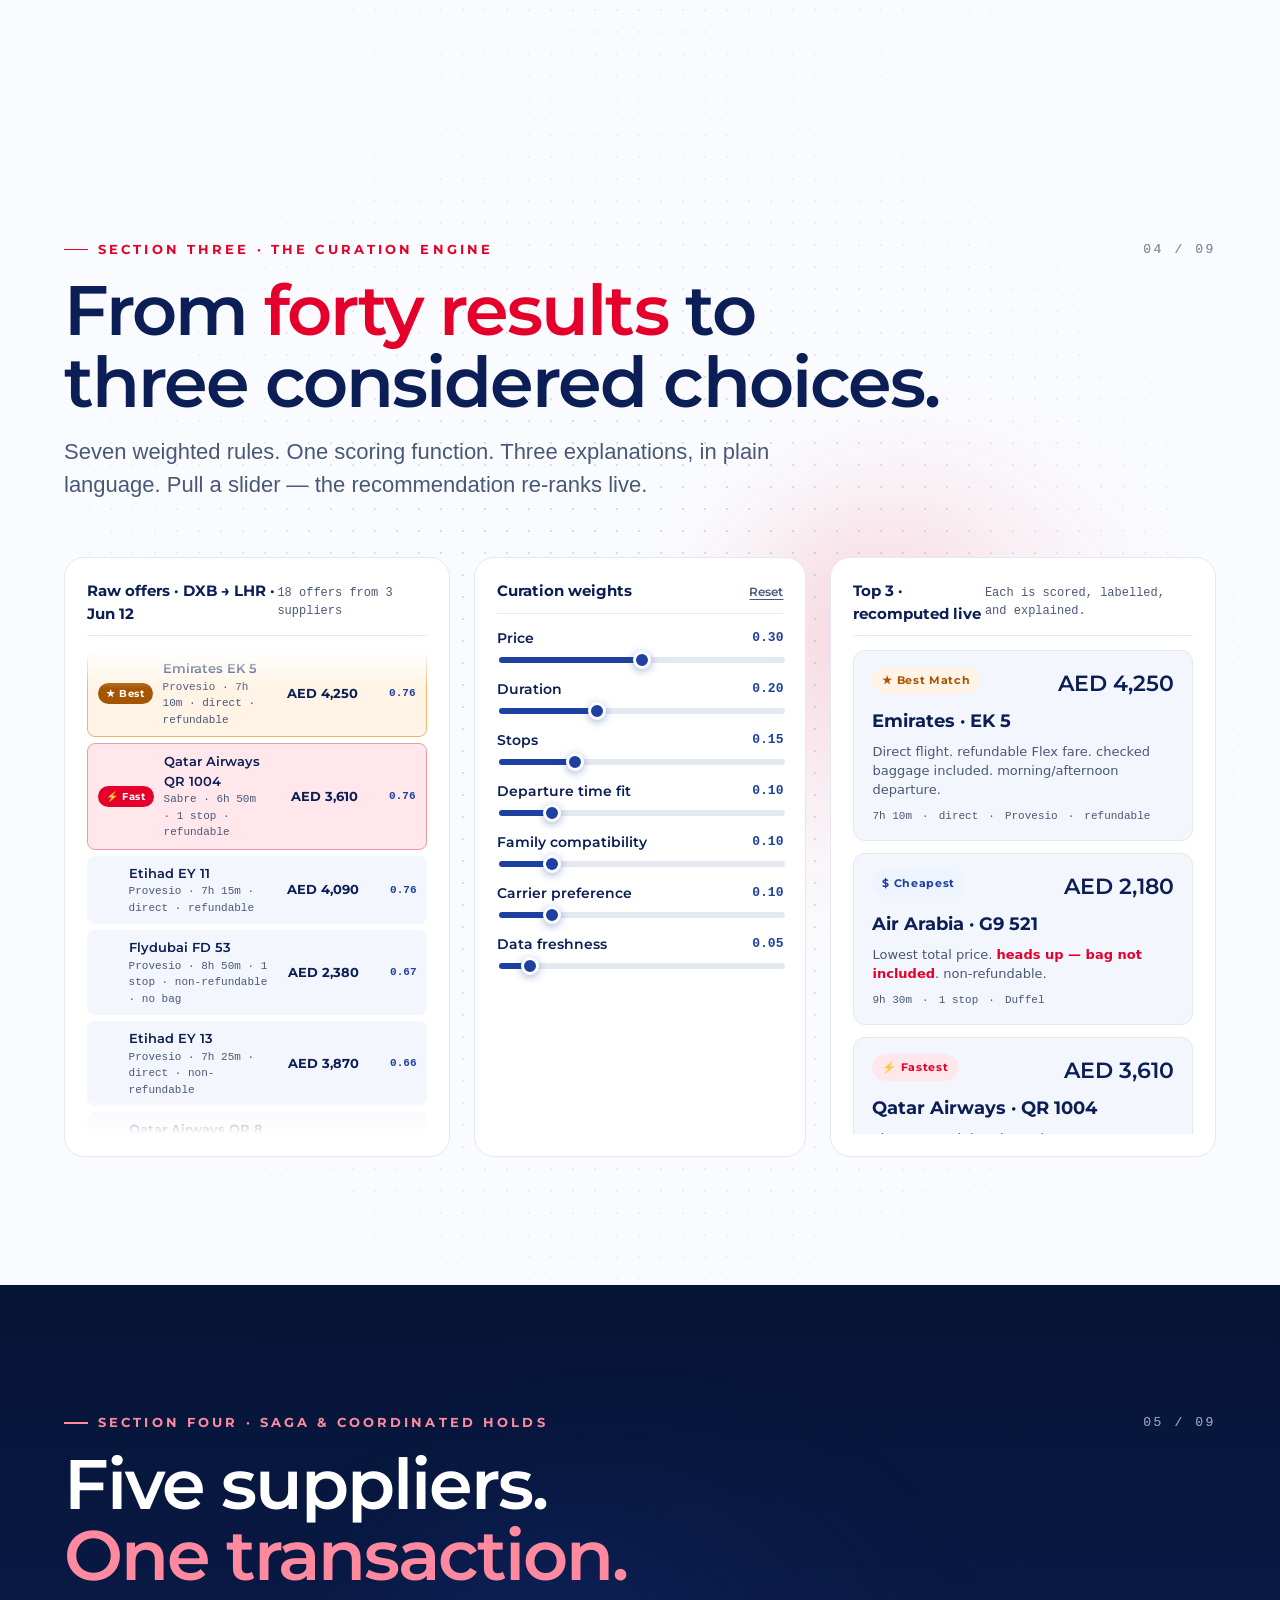
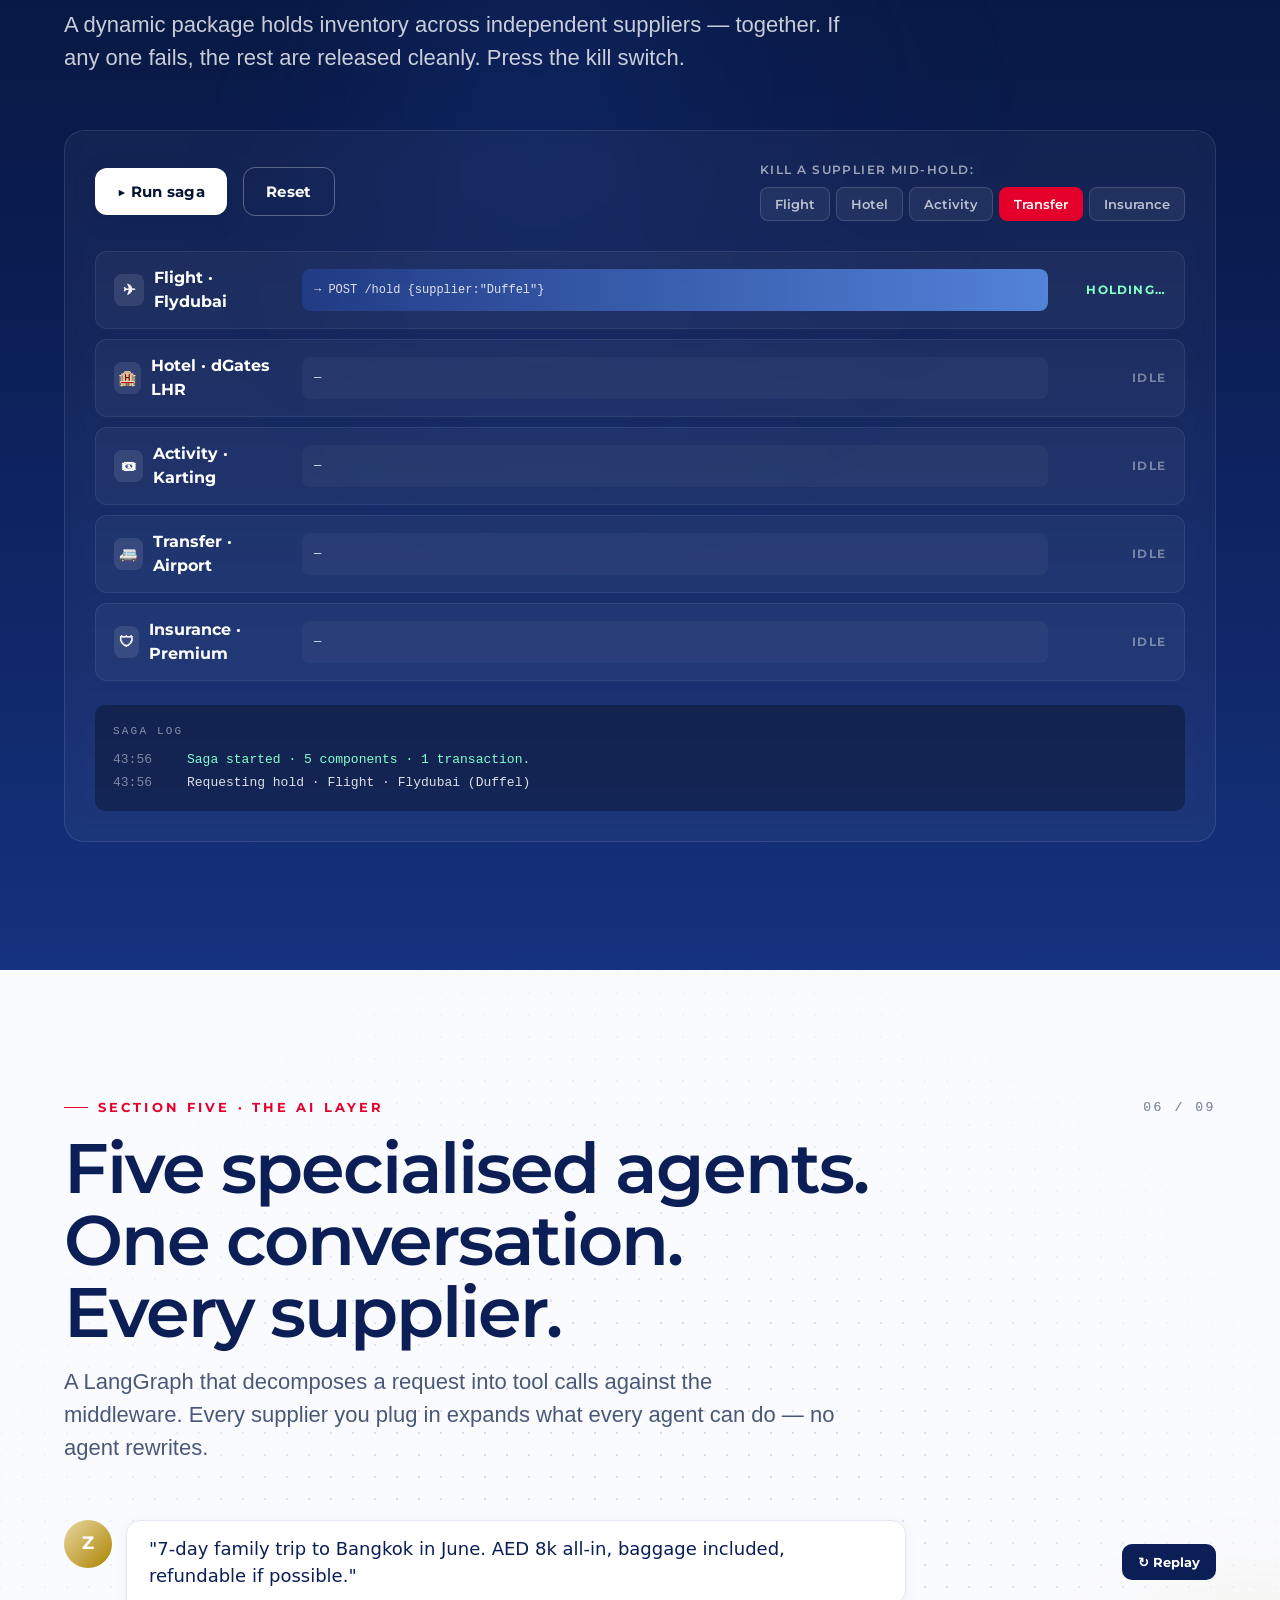
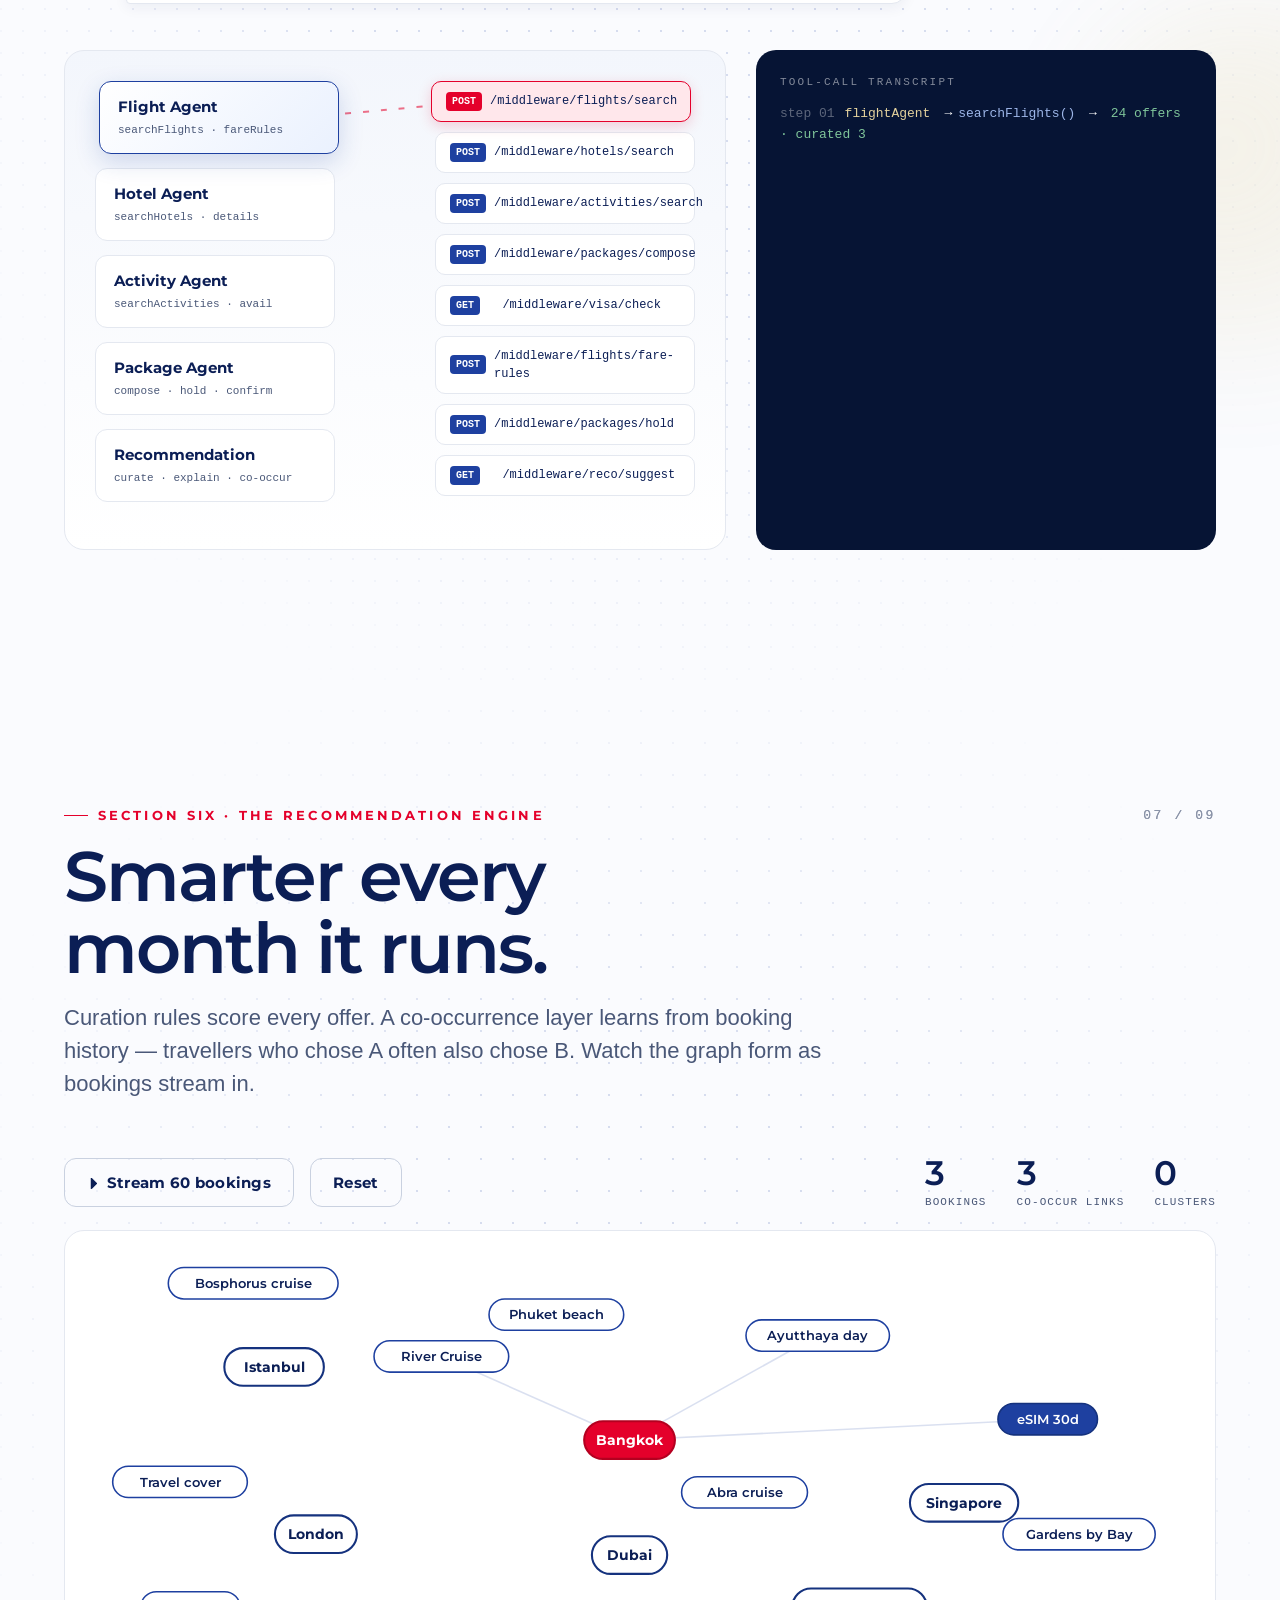
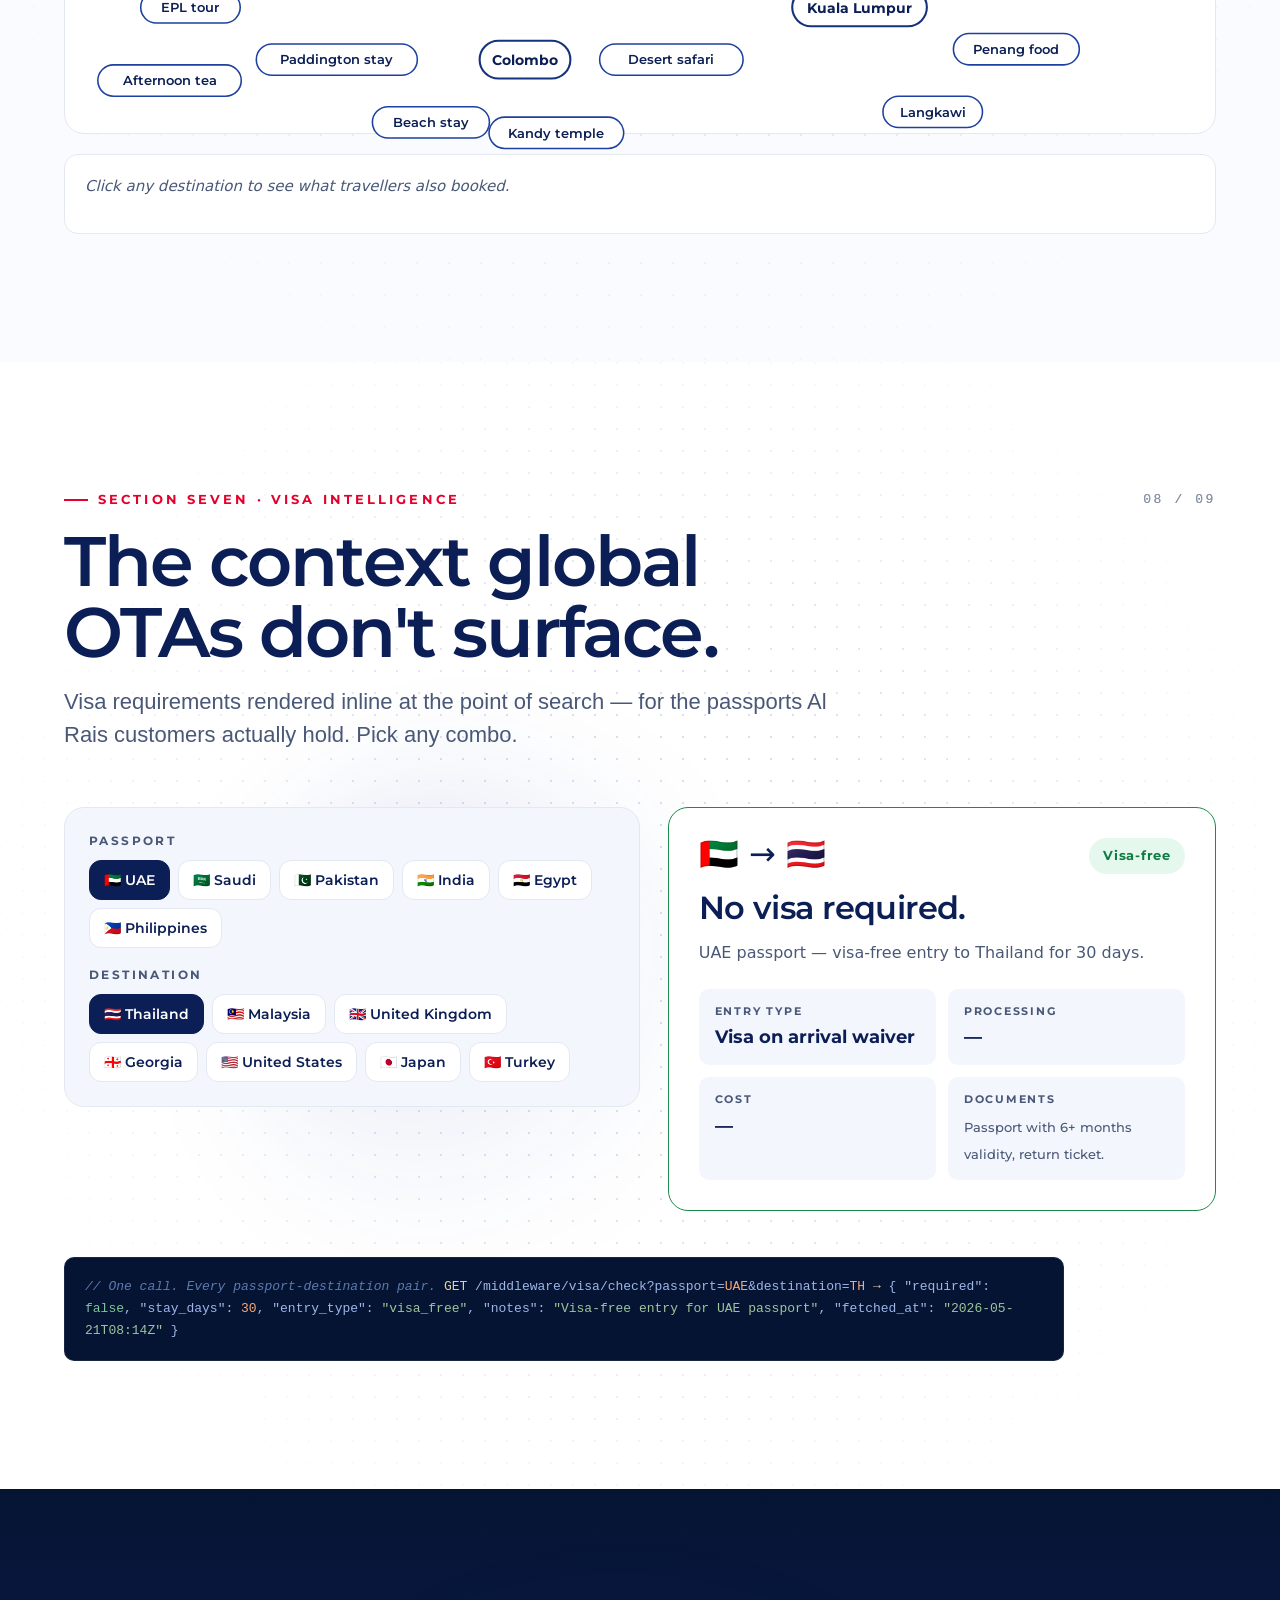
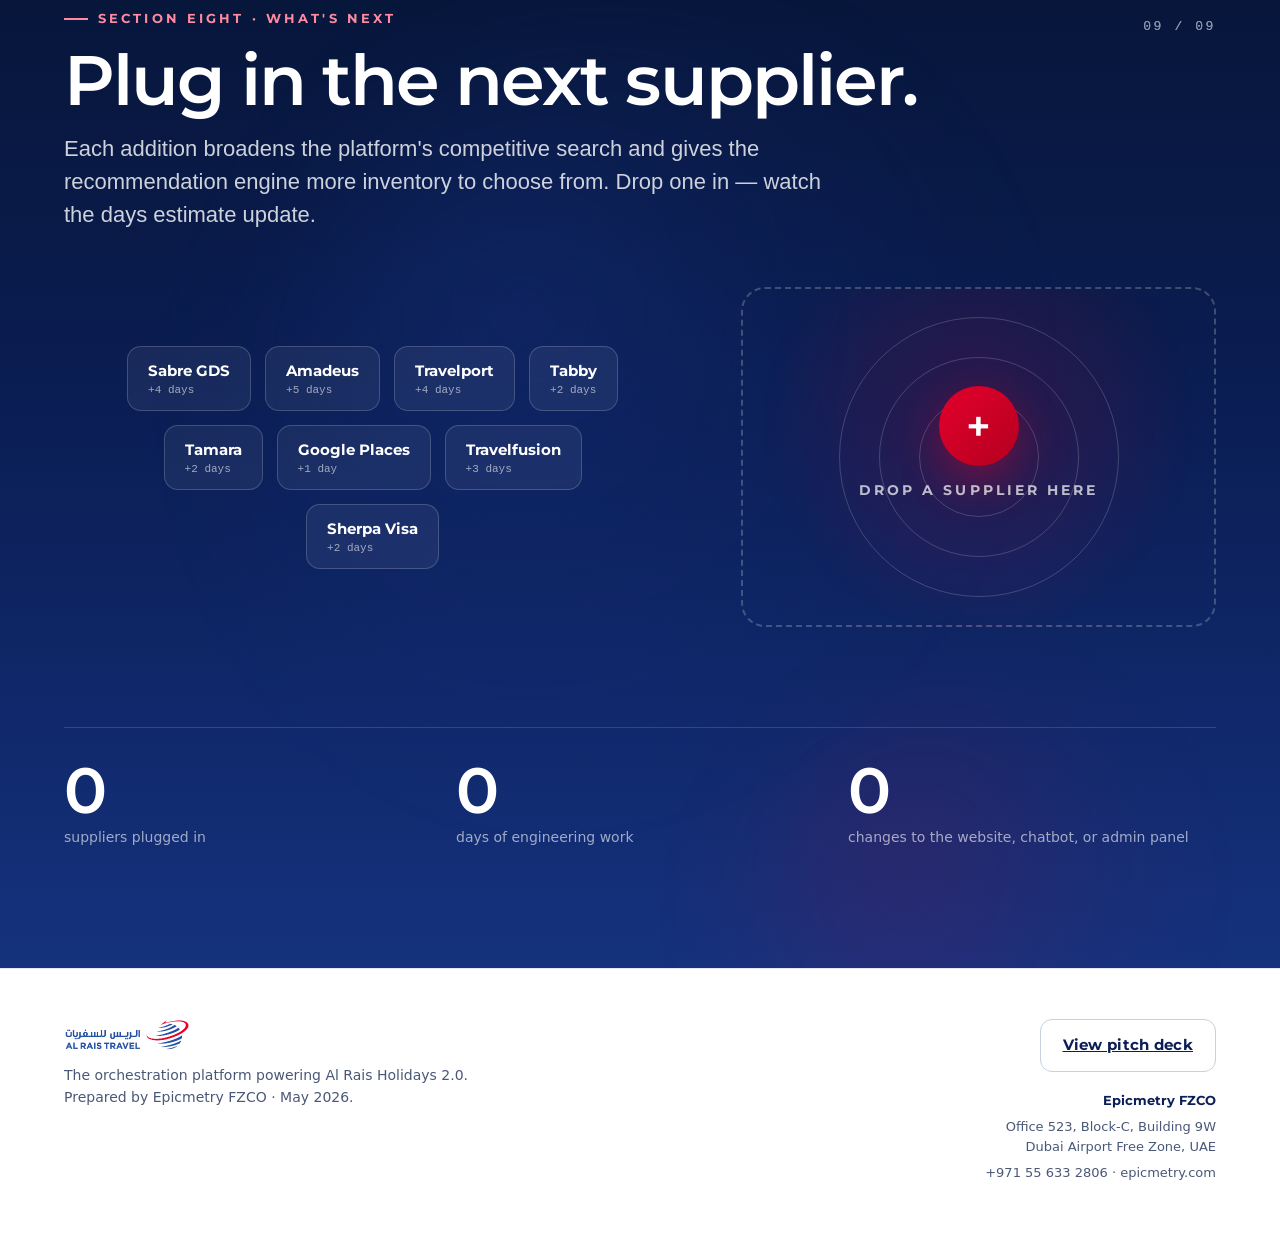
<file: AlRais-Core/webpage/trajectory.html>
<!doctype html>
<html lang="en">
<head>
<meta charset="utf-8">
<title>Al Rais Middleware — Trajectory</title>
<meta name="viewport" content="width=device-width,initial-scale=1">
<link rel="stylesheet" href="shared.css">
<link rel="stylesheet" href="constellation.css">
<link rel="stylesheet" href="trajectory.css">
<script defer src="shared.js"></script>
<script defer src="constellation.js"></script>
<script defer src="trajectory.js"></script>
</head>
<body class="trajectory">

<!-- ============ TOP NAV ============ -->
<nav class="topbar">
  <div class="brand">
    <img src="../assets/logo.png" alt="Al Rais Travel">
    <small>Middleware · 2.0</small>
  </div>
  <div class="links">
    <a href="#hero" class="active">Overview</a>
    <a href="#search">A search travels</a>
    <a href="#connectors">Connectors</a>
    <a href="#curation">Curation</a>
    <a href="#saga">Saga</a>
    <a href="#ai">AI layer</a>
    <a href="#visa">Visa intel</a>
  </div>
  <div class="actions">
    <a class="btn btn-ghost" href="../collateral/Al Rais 2.0 Pitch Deck.html">Pitch deck</a>
    <button class="btn btn-primary">Watch demo <span class="arrow">→</span></button>
  </div>
</nav>

<!-- ============ 01 · HERO — BLUEPRINT TOWER ============ -->
<section id="hero" class="scene hero-traj">
  <div class="dot-grid"></div>
  <div class="glow-blob" style="width:520px;height:520px;right:-160px;top:18%;opacity:0.4;"></div>
  <div class="glow-blob red" style="width:380px;height:380px;left:-100px;top:62%;opacity:0.35;"></div>

  <div class="scene-inner">
    <div class="ht-grid">
      <!-- Left: copy -->
      <div class="ht-copy">
        <span class="eyebrow">Platform demo · for Al Rais Holidays 2.0</span>
        <h1 class="h-display reveal" style="font-size:clamp(40px,5vw,76px);">
          Every search<br>
          travels through<br>
          <em style="font-style:normal;color:var(--red);">the same six layers.</em>
        </h1>
        <p class="lede reveal d1">
          A blueprint view of the orchestration platform. Follow a single request down through the stack — auth, fan-out, normalization, curation, saga, response — and watch each layer light up as it works.
        </p>
        <div class="hero-cta reveal d2">
          <a href="#search" class="btn btn-primary">Trace a search top-to-bottom <span class="arrow">↓</span></a>
          <a href="#connectors" class="btn btn-ghost">Jump to a layer</a>
        </div>

        <!-- Coordinates -->
        <div class="ht-coords reveal d3">
          <div><span class="lbl">stack depth</span><span class="val">6 layers</span></div>
          <div><span class="lbl">budget</span><span class="val">≤ 2 s p95</span></div>
          <div><span class="lbl">throughput</span><span class="val">~ 8 req/s</span></div>
          <div><span class="lbl">live suppliers</span><span class="val">3 · 5 ready</span></div>
        </div>
      </div>

      <!-- Right: blueprint tower -->
      <div class="ht-tower">
        <div class="tower" id="tower">
          <!-- packet — animated dot that travels down -->
          <div class="packet" id="packet">
            <div class="packet-dot"></div>
            <div class="packet-trail"></div>
          </div>

          <!-- entry label -->
          <div class="t-band entry">
            <div class="t-side"><span>IN</span></div>
            <div class="t-line"></div>
          </div>

          <!-- 6 layers -->
          <div class="t-layer" data-layer="1">
            <div class="t-num">01</div>
            <div class="t-body">
              <div class="t-name">Serving API</div>
              <div class="t-sub">Zod validate · auth · rate-limit</div>
            </div>
            <div class="t-tag">2 ms</div>
          </div>
          <div class="t-layer" data-layer="2">
            <div class="t-num">02</div>
            <div class="t-body">
              <div class="t-name">Orchestrator</div>
              <div class="t-sub">Fan-out · timeout · circuit breakers</div>
            </div>
            <div class="t-tag">∥ 4 suppliers</div>
          </div>
          <div class="t-layer" data-layer="3">
            <div class="t-num">03</div>
            <div class="t-body">
              <div class="t-name">Connectors</div>
              <div class="t-sub">Per-supplier auth · payload shape · async</div>
            </div>
            <div class="t-tag">~ 412 ms</div>
          </div>
          <div class="t-layer" data-layer="4">
            <div class="t-num">04</div>
            <div class="t-body">
              <div class="t-name">Normalize &amp; Dedupe</div>
              <div class="t-sub">Canonical model · carrier×flight×depart fingerprint</div>
            </div>
            <div class="t-tag">73 → 59</div>
          </div>
          <div class="t-layer" data-layer="5">
            <div class="t-num">05</div>
            <div class="t-body">
              <div class="t-name">Curation</div>
              <div class="t-sub">7 weighted rules · score · explain</div>
            </div>
            <div class="t-tag">3 picks</div>
          </div>
          <div class="t-layer" data-layer="6">
            <div class="t-num">06</div>
            <div class="t-body">
              <div class="t-name">Response Envelope</div>
              <div class="t-sub">Curated + sorted + supplier-meta + cache hint</div>
            </div>
            <div class="t-tag">200 OK</div>
          </div>

          <!-- exit label -->
          <div class="t-band exit">
            <div class="t-line"></div>
            <div class="t-side"><span>OUT</span></div>
          </div>
        </div>

        <!-- side rail labels -->
        <div class="t-rail t-rail-l">
          <span>request</span>
          <span class="dot"></span>
          <span>downstream</span>
        </div>
        <div class="t-rail t-rail-r">
          <span>response</span>
          <span class="dot"></span>
          <span>upstream</span>
        </div>
      </div>
    </div>
  </div>
</section>

<!-- ============ 02 · A SEARCH TRAVELS ============ -->
<section id="search" class="scene search" data-idx="02" data-total="09">
  <div class="dot-grid sparse"></div>
  <div class="scene-inner">
    <div class="section-head reveal">
      <span class="eyebrow">Section one · How a search travels</span>
      <h2 class="h-display">Trace one request <em style="font-style:normal;color:var(--red);">end-to-end</em>.</h2>
      <p class="lede">A customer searches DXB → LHR. The middleware fans out, normalizes, curates, and responds — in under 2 seconds. Hover any stop to see the actual call.</p>
    </div>

    <div class="journey" id="journey">
      <div class="journey-rail"><div class="journey-pulse"></div></div>
      <div class="stops">
        <button class="stop" data-stop="1"><div class="stop-num">01</div><div class="stop-title">Request</div><div class="stop-sub">POST /flights/search</div></button>
        <button class="stop" data-stop="2"><div class="stop-num">02</div><div class="stop-title">Fan-out</div><div class="stop-sub">Promise.allSettled · 4 connectors</div></button>
        <button class="stop" data-stop="3"><div class="stop-num">03</div><div class="stop-title">Normalize</div><div class="stop-sub">→ NormalizedFlightOffer</div></button>
        <button class="stop" data-stop="4"><div class="stop-num">04</div><div class="stop-title">Curate</div><div class="stop-sub">7 rules · top 3 + explain</div></button>
        <button class="stop" data-stop="5"><div class="stop-num">05</div><div class="stop-title">Respond</div><div class="stop-sub">200 OK · meta included</div></button>
      </div>
    </div>

    <div class="journey-detail" id="journeyDetail"></div>
  </div>
</section>

<!-- ============ 03 · CONNECTOR PATTERN ============ -->
<section id="connectors" class="scene connectors" data-idx="03" data-total="09">
  <div class="dot-grid"></div>
  <div class="glow-blob" style="width:520px;height:520px;left:8%;top:30%;opacity:0.4;"></div>
  <div class="scene-inner">
    <div class="section-head reveal">
      <span class="eyebrow">Section two · The connector pattern</span>
      <h2 class="h-display">Every supplier, one interface.</h2>
      <p class="lede">Each supplier implements <code style="font-family:'JetBrains Mono',ui-monospace,monospace;background:#ECF1FA;padding:2px 6px;border-radius:4px;font-size:0.92em;">SupplierConnector</code>. Auth, payload shape, and quirks are contained inside the connector — never leak out. Click any pending supplier to plug it in live.</p>
    </div>

    <div class="conn-layout">
      <div class="conn-grid" id="connGrid">
        <div class="conn-card live" data-supplier="provesio">
          <div class="conn-status">● Live</div>
          <div class="conn-name">Provesio</div>
          <div class="conn-meta">
            <span class="kv"><b>capabilities:</b> flight, hotel, fare-rules</span>
            <span class="kv"><b>auth:</b> session login</span>
            <span class="kv"><b>p50:</b> 287 ms</span>
          </div>
        </div>
        <div class="conn-card live" data-supplier="duffel">
          <div class="conn-status">● Live</div>
          <div class="conn-name">Duffel</div>
          <div class="conn-meta">
            <span class="kv"><b>capabilities:</b> flight_search, flight_book, hotel_stays</span>
            <span class="kv"><b>auth:</b> bearer token</span>
            <span class="kv"><b>p50:</b> 412 ms</span>
          </div>
        </div>
        <div class="conn-card live" data-supplier="visa">
          <div class="conn-status">● Live</div>
          <div class="conn-name">Visa Static</div>
          <div class="conn-meta">
            <span class="kv"><b>capabilities:</b> visa_check</span>
            <span class="kv"><b>auth:</b> none</span>
            <span class="kv"><b>p50:</b> 4 ms</span>
          </div>
        </div>
        <div class="conn-card placeholder">
          <div class="ph-content">
            <div class="ph-icon">+</div>
            <div class="ph-text">Click a pending supplier →<br>and watch it plug in.</div>
          </div>
        </div>
      </div>

      <div class="conn-side">
        <div class="side-head">
          <div class="eyebrow subtle">Pending · ready to plug in</div>
          <div class="side-count"><span id="pendingCount">5</span> available</div>
        </div>
        <div class="conn-pending" id="connPending">
          <button class="conn-pill" data-supplier="hotelbeds"><div class="conn-pill-l"><div class="conn-pill-name">Hotelbeds</div><div class="conn-pill-sub">Hotels · HMAC-SHA256 · ~3 days</div></div><div class="conn-pill-r">Plug in →</div></button>
          <button class="conn-pill" data-supplier="viator"><div class="conn-pill-l"><div class="conn-pill-name">Viator</div><div class="conn-pill-sub">Activities · Bearer · ~2 days</div></div><div class="conn-pill-r">Plug in →</div></button>
          <button class="conn-pill" data-supplier="sabre"><div class="conn-pill-l"><div class="conn-pill-name">Sabre GDS</div><div class="conn-pill-sub">Flights · SOAP/REST · ~4 days</div></div><div class="conn-pill-r">Plug in →</div></button>
          <button class="conn-pill" data-supplier="tabby"><div class="conn-pill-l"><div class="conn-pill-name">Tabby</div><div class="conn-pill-sub">BNPL · Bearer + webhook · ~2 days</div></div><div class="conn-pill-r">Plug in →</div></button>
          <button class="conn-pill" data-supplier="google"><div class="conn-pill-l"><div class="conn-pill-name">Google Places</div><div class="conn-pill-sub">Place intel · API key · ~1 day</div></div><div class="conn-pill-r">Plug in →</div></button>
        </div>

        <div class="code conn-code">
<span class="c">// Every supplier implements this — nothing more.</span>
<span class="k">interface</span> <span class="w">SupplierConnector</span> {
  name: <span class="t">string</span>;
  capabilities: <span class="t">Capability[]</span>;
  auth: <span class="t">SupplierAuth</span>;

  searchFlights?(req): <span class="t">FlightResult</span>;
  searchHotels?(req): <span class="t">HotelResult</span>;
  searchActivities?(req): <span class="t">ActivityResult</span>;

  book?(offer): <span class="t">BookingRef</span>;
  cancel?(ref): <span class="t">CancelResult</span>;
}
        </div>
      </div>
    </div>
  </div>
</section>

<!-- ============ 04 · CURATION ENGINE ============ -->
<section id="curation" class="scene curation" data-idx="04" data-total="09">
  <div class="dot-grid"></div>
  <div class="glow-blob red" style="width:480px;height:480px;right:8%;top:30%;opacity:0.45;"></div>
  <div class="scene-inner">
    <div class="section-head reveal">
      <span class="eyebrow">Section three · The curation engine</span>
      <h2 class="h-display">From <em style="font-style:normal;color:var(--red);">forty results</em> to three considered choices.</h2>
      <p class="lede">Seven weighted rules. One scoring function. Three explanations, in plain language. Pull a slider — the recommendation re-ranks live.</p>
    </div>

    <div class="curation-layout">
      <div class="offer-stream" id="offerStream">
        <div class="os-head"><div class="os-title">Raw offers · DXB → LHR · Jun 12</div><div class="os-count"><span id="offerCount">24</span> offers from 3 suppliers</div></div>
        <div class="os-list" id="osList"></div>
      </div>
      <div class="weights" id="weights">
        <div class="w-head"><div class="w-title">Curation weights</div><button class="w-reset" id="wReset">Reset</button></div>
        <div class="w-rule" data-rule="price"><div class="w-r-head"><span>Price</span><span class="w-val">0.30</span></div><input type="range" min="0" max="60" value="30" data-w="price"></div>
        <div class="w-rule" data-rule="duration"><div class="w-r-head"><span>Duration</span><span class="w-val">0.20</span></div><input type="range" min="0" max="60" value="20" data-w="duration"></div>
        <div class="w-rule" data-rule="stops"><div class="w-r-head"><span>Stops</span><span class="w-val">0.15</span></div><input type="range" min="0" max="60" value="15" data-w="stops"></div>
        <div class="w-rule" data-rule="depart"><div class="w-r-head"><span>Departure time fit</span><span class="w-val">0.10</span></div><input type="range" min="0" max="60" value="10" data-w="depart"></div>
        <div class="w-rule" data-rule="family"><div class="w-r-head"><span>Family compatibility</span><span class="w-val">0.10</span></div><input type="range" min="0" max="60" value="10" data-w="family"></div>
        <div class="w-rule" data-rule="carrier"><div class="w-r-head"><span>Carrier preference</span><span class="w-val">0.10</span></div><input type="range" min="0" max="60" value="10" data-w="carrier"></div>
        <div class="w-rule" data-rule="fresh"><div class="w-r-head"><span>Data freshness</span><span class="w-val">0.05</span></div><input type="range" min="0" max="60" value="5" data-w="fresh"></div>
      </div>
      <div class="curated" id="curated">
        <div class="c-head"><div class="c-title">Top 3 · recomputed live</div><div class="c-sub">Each is scored, labelled, and explained.</div></div>
        <div class="c-list" id="cList"></div>
      </div>
    </div>
  </div>
</section>

<!-- ============ 05 · SAGA ============ -->
<section id="saga" class="scene saga scene--dark" data-idx="05" data-total="09">
  <div class="dot-grid" style="opacity:0.15;"></div>
  <div class="glow-blob" style="width:680px;height:680px;left:50%;top:40%;transform:translate(-50%,-50%);opacity:0.5;"></div>
  <div class="scene-inner">
    <div class="section-head reveal">
      <span class="eyebrow" style="color:#ff8aa0;">Section four · Saga &amp; coordinated holds</span>
      <h2 class="h-display">Five suppliers. <em style="font-style:normal;color:#ff8aa0;">One transaction.</em></h2>
      <p class="lede" style="color:rgba(255,255,255,0.78);">A dynamic package holds inventory across independent suppliers — together. If any one fails, the rest are released cleanly. Press the kill switch.</p>
    </div>

    <div class="saga-ui">
      <div class="saga-controls">
        <button class="btn btn-primary" id="sagaPlay" style="background:#fff;color:var(--ink-deep);">▶ Run saga</button>
        <button class="btn btn-ghost" id="sagaReset" style="border-color:rgba(255,255,255,0.3);color:#fff;">Reset</button>
        <div class="saga-spacer"></div>
        <div class="saga-toggle">
          <label>Kill a supplier mid-hold:</label>
          <div class="killbtns">
            <button class="killbtn" data-kill="flight">Flight</button>
            <button class="killbtn" data-kill="hotel">Hotel</button>
            <button class="killbtn" data-kill="activity">Activity</button>
            <button class="killbtn on" data-kill="transfer">Transfer</button>
            <button class="killbtn" data-kill="insurance">Insurance</button>
          </div>
        </div>
      </div>
      <div class="saga-rails" id="sagaRails"></div>
      <div class="saga-log" id="sagaLog">
        <div class="saga-log-head">Saga log</div>
        <div class="saga-log-list" id="sagaLogList"></div>
      </div>
    </div>
  </div>
</section>

<!-- ============ 06 · AI LAYER ============ -->
<section id="ai" class="scene ai" data-idx="06" data-total="09">
  <div class="dot-grid"></div>
  <div class="glow-blob gold" style="width:420px;height:420px;left:84%;top:48%;opacity:0.4;"></div>
  <div class="scene-inner">
    <div class="section-head reveal">
      <span class="eyebrow">Section five · The AI layer</span>
      <h2 class="h-display">Five specialised agents. One conversation. Every supplier.</h2>
      <p class="lede">A LangGraph that decomposes a request into tool calls against the middleware. Every supplier you plug in expands what every agent can do — no agent rewrites.</p>
    </div>

    <div class="ai-stage" id="aiStage">
      <div class="ai-msg">
        <div class="ai-msg-avatar">Z</div>
        <div class="ai-msg-bubble">"7-day family trip to Bangkok in June. AED 8k all-in, baggage included, refundable if possible."</div>
        <button class="ai-replay" id="aiReplay">↻ Replay</button>
      </div>
      <div class="ai-graph" id="aiGraph">
        <svg class="ai-lines"></svg>
        <div class="ai-agents" id="aiAgents">
          <div class="ai-agent" data-agent="flight"><div class="ai-agent-name">Flight Agent</div><div class="ai-agent-tools">searchFlights · fareRules</div></div>
          <div class="ai-agent" data-agent="hotel"><div class="ai-agent-name">Hotel Agent</div><div class="ai-agent-tools">searchHotels · details</div></div>
          <div class="ai-agent" data-agent="activity"><div class="ai-agent-name">Activity Agent</div><div class="ai-agent-tools">searchActivities · avail</div></div>
          <div class="ai-agent" data-agent="package"><div class="ai-agent-name">Package Agent</div><div class="ai-agent-tools">compose · hold · confirm</div></div>
          <div class="ai-agent" data-agent="reco"><div class="ai-agent-name">Recommendation</div><div class="ai-agent-tools">curate · explain · co-occur</div></div>
        </div>
        <div class="ai-tools" id="aiTools">
          <div class="ai-tool" data-tool="searchFlights"><span class="tk">POST</span> /middleware/flights/search</div>
          <div class="ai-tool" data-tool="searchHotels"><span class="tk">POST</span> /middleware/hotels/search</div>
          <div class="ai-tool" data-tool="searchActivities"><span class="tk">POST</span> /middleware/activities/search</div>
          <div class="ai-tool" data-tool="composePackage"><span class="tk">POST</span> /middleware/packages/compose</div>
          <div class="ai-tool" data-tool="checkVisa"><span class="tk">GET</span>&nbsp; /middleware/visa/check</div>
          <div class="ai-tool" data-tool="getFareRules"><span class="tk">POST</span> /middleware/flights/fare-rules</div>
          <div class="ai-tool" data-tool="holdPackage"><span class="tk">POST</span> /middleware/packages/hold</div>
          <div class="ai-tool" data-tool="recommend"><span class="tk">GET</span>&nbsp; /middleware/reco/suggest</div>
        </div>
      </div>
      <div class="ai-transcript" id="aiTranscript">
        <div class="ai-trans-head">Tool-call transcript</div>
        <div class="ai-trans-body" id="aiTransBody"><div class="ai-trans-line muted">Waiting for replay…</div></div>
      </div>
    </div>
  </div>
</section>

<!-- ============ 07 · RECOMMENDATION CO-OCCURRENCE ============ -->
<section id="reco" class="scene reco" data-idx="07" data-total="09">
  <div class="dot-grid sparse"></div>
  <div class="scene-inner">
    <div class="section-head reveal">
      <span class="eyebrow">Section six · The recommendation engine</span>
      <h2 class="h-display">Smarter every month it runs.</h2>
      <p class="lede">Curation rules score every offer. A co-occurrence layer learns from booking history — travellers who chose A often also chose B. Watch the graph form as bookings stream in.</p>
    </div>

    <div class="reco-stage">
      <div class="reco-controls">
        <button class="btn btn-ghost" id="recoStream">⏵ Stream 60 bookings</button>
        <button class="btn btn-ghost" id="recoReset">Reset</button>
        <div class="reco-stats">
          <div><strong id="recoBookings">0</strong><span>bookings</span></div>
          <div><strong id="recoEdges">0</strong><span>co-occur links</span></div>
          <div><strong id="recoClusters">0</strong><span>clusters</span></div>
        </div>
      </div>
      <svg class="reco-graph" id="recoGraph" viewBox="0 0 1100 480" preserveAspectRatio="xMidYMid meet"></svg>
      <div class="reco-detail" id="recoDetail"><div class="rd-head">Click any destination to see what travellers also booked.</div></div>
    </div>
  </div>
</section>

<!-- ============ 08 · VISA INTELLIGENCE ============ -->
<section id="visa" class="scene visa" data-idx="08" data-total="09">
  <div class="dot-grid"></div>
  <div class="glow-blob" style="width:520px;height:520px;left:18%;top:35%;opacity:0.35;"></div>
  <div class="scene-inner">
    <div class="section-head reveal">
      <span class="eyebrow">Section seven · Visa intelligence</span>
      <h2 class="h-display">The context global OTAs don't surface.</h2>
      <p class="lede">Visa requirements rendered inline at the point of search — for the passports Al Rais customers actually hold. Pick any combo.</p>
    </div>

    <div class="visa-stage">
      <div class="visa-picker">
        <div class="vp-group">
          <label>Passport</label>
          <div class="vp-options" id="vpPassports">
            <button class="vp-opt on" data-passport="AE">🇦🇪 UAE</button>
            <button class="vp-opt" data-passport="SA">🇸🇦 Saudi</button>
            <button class="vp-opt" data-passport="PK">🇵🇰 Pakistan</button>
            <button class="vp-opt" data-passport="IN">🇮🇳 India</button>
            <button class="vp-opt" data-passport="EG">🇪🇬 Egypt</button>
            <button class="vp-opt" data-passport="PH">🇵🇭 Philippines</button>
          </div>
        </div>
        <div class="vp-group">
          <label>Destination</label>
          <div class="vp-options" id="vpDests">
            <button class="vp-opt on" data-dest="TH">🇹🇭 Thailand</button>
            <button class="vp-opt" data-dest="MY">🇲🇾 Malaysia</button>
            <button class="vp-opt" data-dest="GB">🇬🇧 United Kingdom</button>
            <button class="vp-opt" data-dest="GE">🇬🇪 Georgia</button>
            <button class="vp-opt" data-dest="US">🇺🇸 United States</button>
            <button class="vp-opt" data-dest="JP">🇯🇵 Japan</button>
            <button class="vp-opt" data-dest="TR">🇹🇷 Turkey</button>
          </div>
        </div>
      </div>
      <div class="visa-result" id="visaResult"></div>
      <div class="visa-code">
        <div class="code">
<span class="c">// One call. Every passport-destination pair.</span>
<span class="k">GET</span> /middleware/visa/check?passport=<span class="n">UAE</span>&amp;destination=<span class="n">TH</span>

<span class="k">→</span> {
  "required": <span class="t">false</span>,
  "stay_days": <span class="n">30</span>,
  "entry_type": <span class="s">"visa_free"</span>,
  "notes": <span class="s">"Visa-free entry for UAE passport"</span>,
  "fetched_at": <span class="s">"2026-05-21T08:14Z"</span>
}
        </div>
      </div>
    </div>
  </div>
</section>

<!-- ============ 09 · CLOSING / DROP TARGET ============ -->
<section id="closing" class="scene closing scene--dark" data-idx="09" data-total="09">
  <div class="dot-grid" style="opacity:0.18;"></div>
  <div class="glow-blob" style="width:780px;height:780px;left:50%;top:50%;transform:translate(-50%,-50%);opacity:0.5;"></div>
  <div class="glow-blob red" style="width:480px;height:480px;right:5%;top:75%;opacity:0.35;"></div>
  <div class="particles" data-particles="22"></div>
  <div class="scene-inner">
    <div class="section-head reveal">
      <span class="eyebrow" style="color:#ff8aa0;">Section eight · What's next</span>
      <h2 class="h-display">Plug in the next supplier.</h2>
      <p class="lede" style="color:rgba(255,255,255,0.8);">Each addition broadens the platform's competitive search and gives the recommendation engine more inventory to choose from. Drop one in — watch the days estimate update.</p>
    </div>

    <div class="closing-stage">
      <div class="closing-floats" id="closingFloats">
        <button class="float-chip" data-name="Sabre GDS" data-days="4">Sabre GDS<span>+4 days</span></button>
        <button class="float-chip" data-name="Amadeus" data-days="5">Amadeus<span>+5 days</span></button>
        <button class="float-chip" data-name="Travelport" data-days="4">Travelport<span>+4 days</span></button>
        <button class="float-chip" data-name="Tabby" data-days="2">Tabby<span>+2 days</span></button>
        <button class="float-chip" data-name="Tamara" data-days="2">Tamara<span>+2 days</span></button>
        <button class="float-chip" data-name="Google Places" data-days="1">Google Places<span>+1 day</span></button>
        <button class="float-chip" data-name="Travelfusion" data-days="3">Travelfusion<span>+3 days</span></button>
        <button class="float-chip" data-name="Sherpa Visa" data-days="2">Sherpa Visa<span>+2 days</span></button>
      </div>
      <div class="drop-zone" id="dropZone">
        <div class="dz-inner">
          <div class="dz-plus">+</div>
          <div class="dz-label">drop a supplier here</div>
          <div class="dz-list" id="dzList"></div>
        </div>
        <div class="dz-rings"><span></span><span></span><span></span></div>
      </div>
      <div class="closing-stats">
        <div class="cs-cell"><div class="cs-num"><span id="csCount">0</span></div><div class="cs-lbl">suppliers plugged in</div></div>
        <div class="cs-cell"><div class="cs-num"><span id="csDays">0</span></div><div class="cs-lbl">days of engineering work</div></div>
        <div class="cs-cell"><div class="cs-num"><span>0</span></div><div class="cs-lbl">changes to the website, chatbot, or admin panel</div></div>
      </div>
    </div>
  </div>
</section>

<!-- ============ FOOTER ============ -->
<footer class="footer">
  <div class="footer-inner">
    <div class="ft-l">
      <img src="../assets/logo.png" alt="Al Rais Travel">
      <p>The orchestration platform powering Al Rais Holidays 2.0.<br>Prepared by Epicmetry FZCO · May 2026.</p>
    </div>
    <div class="ft-r">
      <a href="../collateral/Al Rais 2.0 Pitch Deck.html" class="btn btn-ghost">View pitch deck</a>
      <div class="ft-contact">
        <div><strong>Epicmetry FZCO</strong></div>
        <div>Office 523, Block-C, Building 9W<br>Dubai Airport Free Zone, UAE</div>
        <div>+971 55 633 2806 · epicmetry.com</div>
      </div>
    </div>
  </div>
</footer>

</body>
</html>
</file>
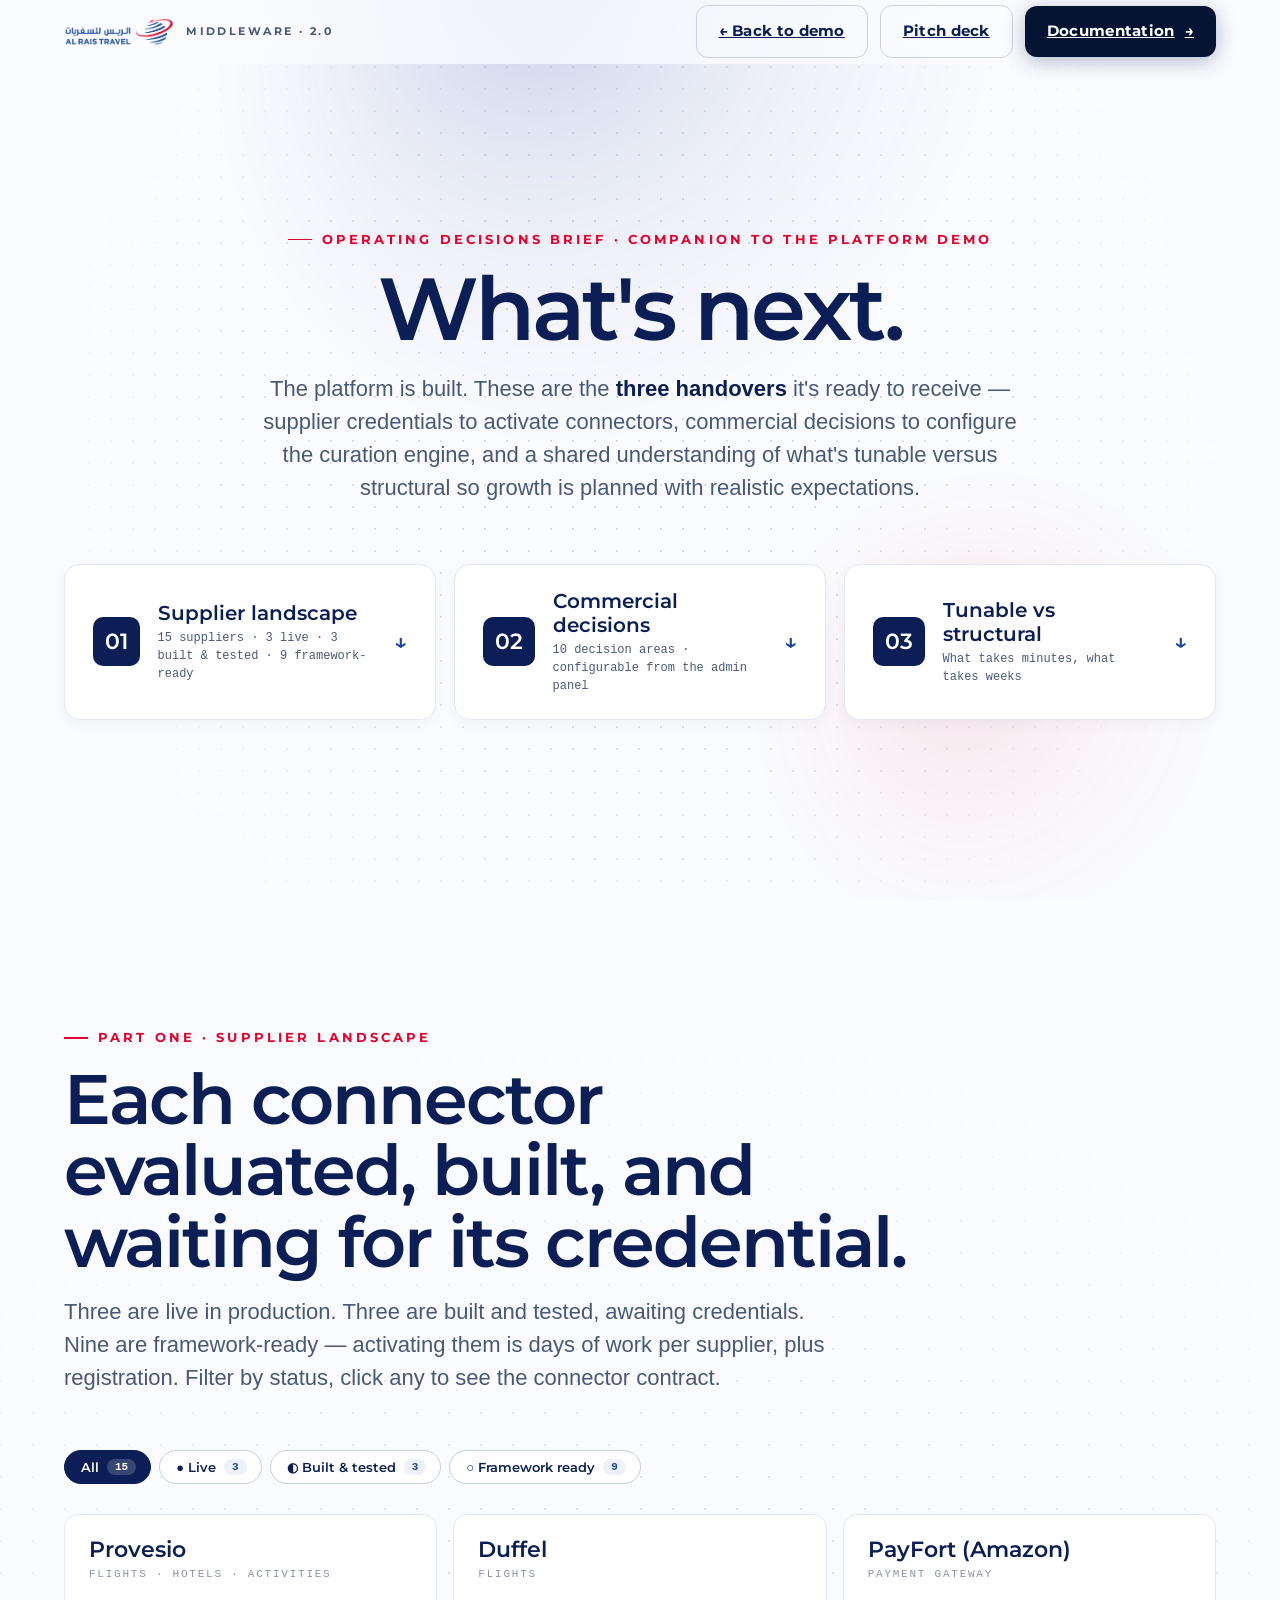
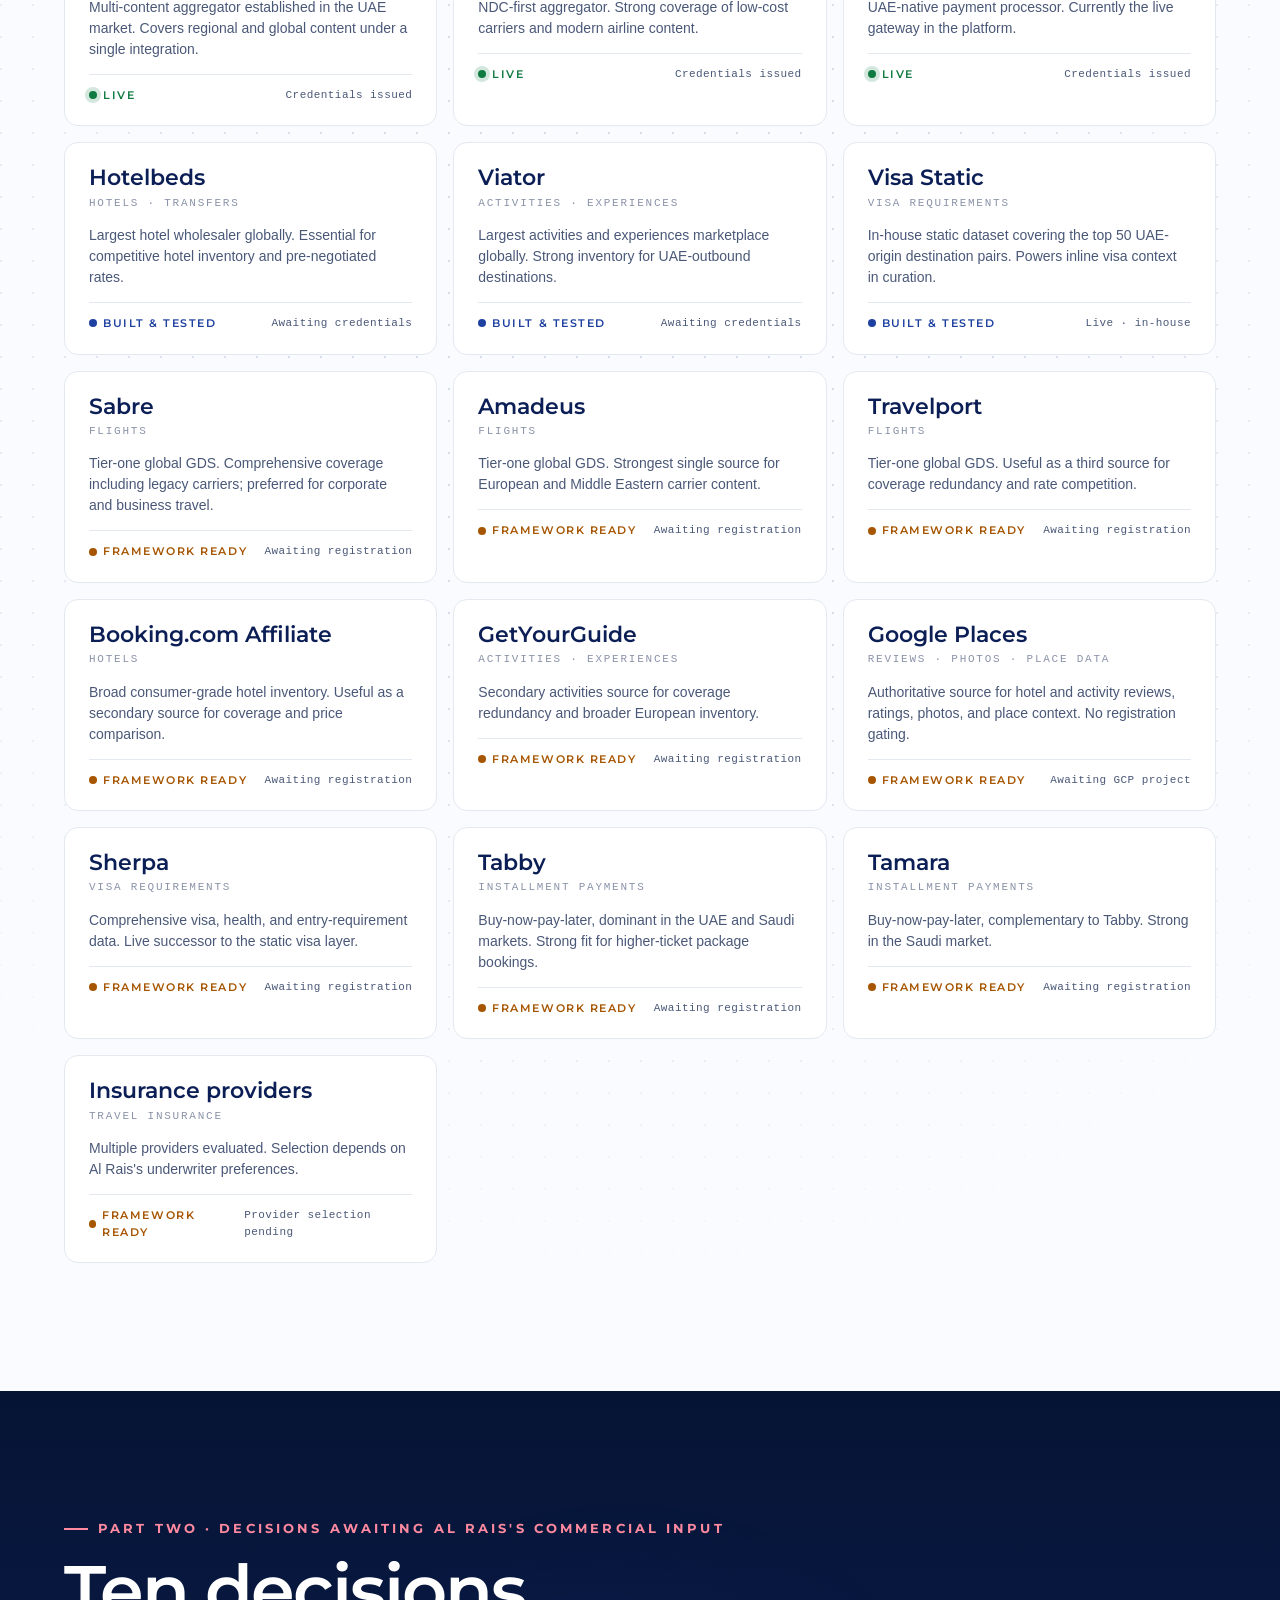
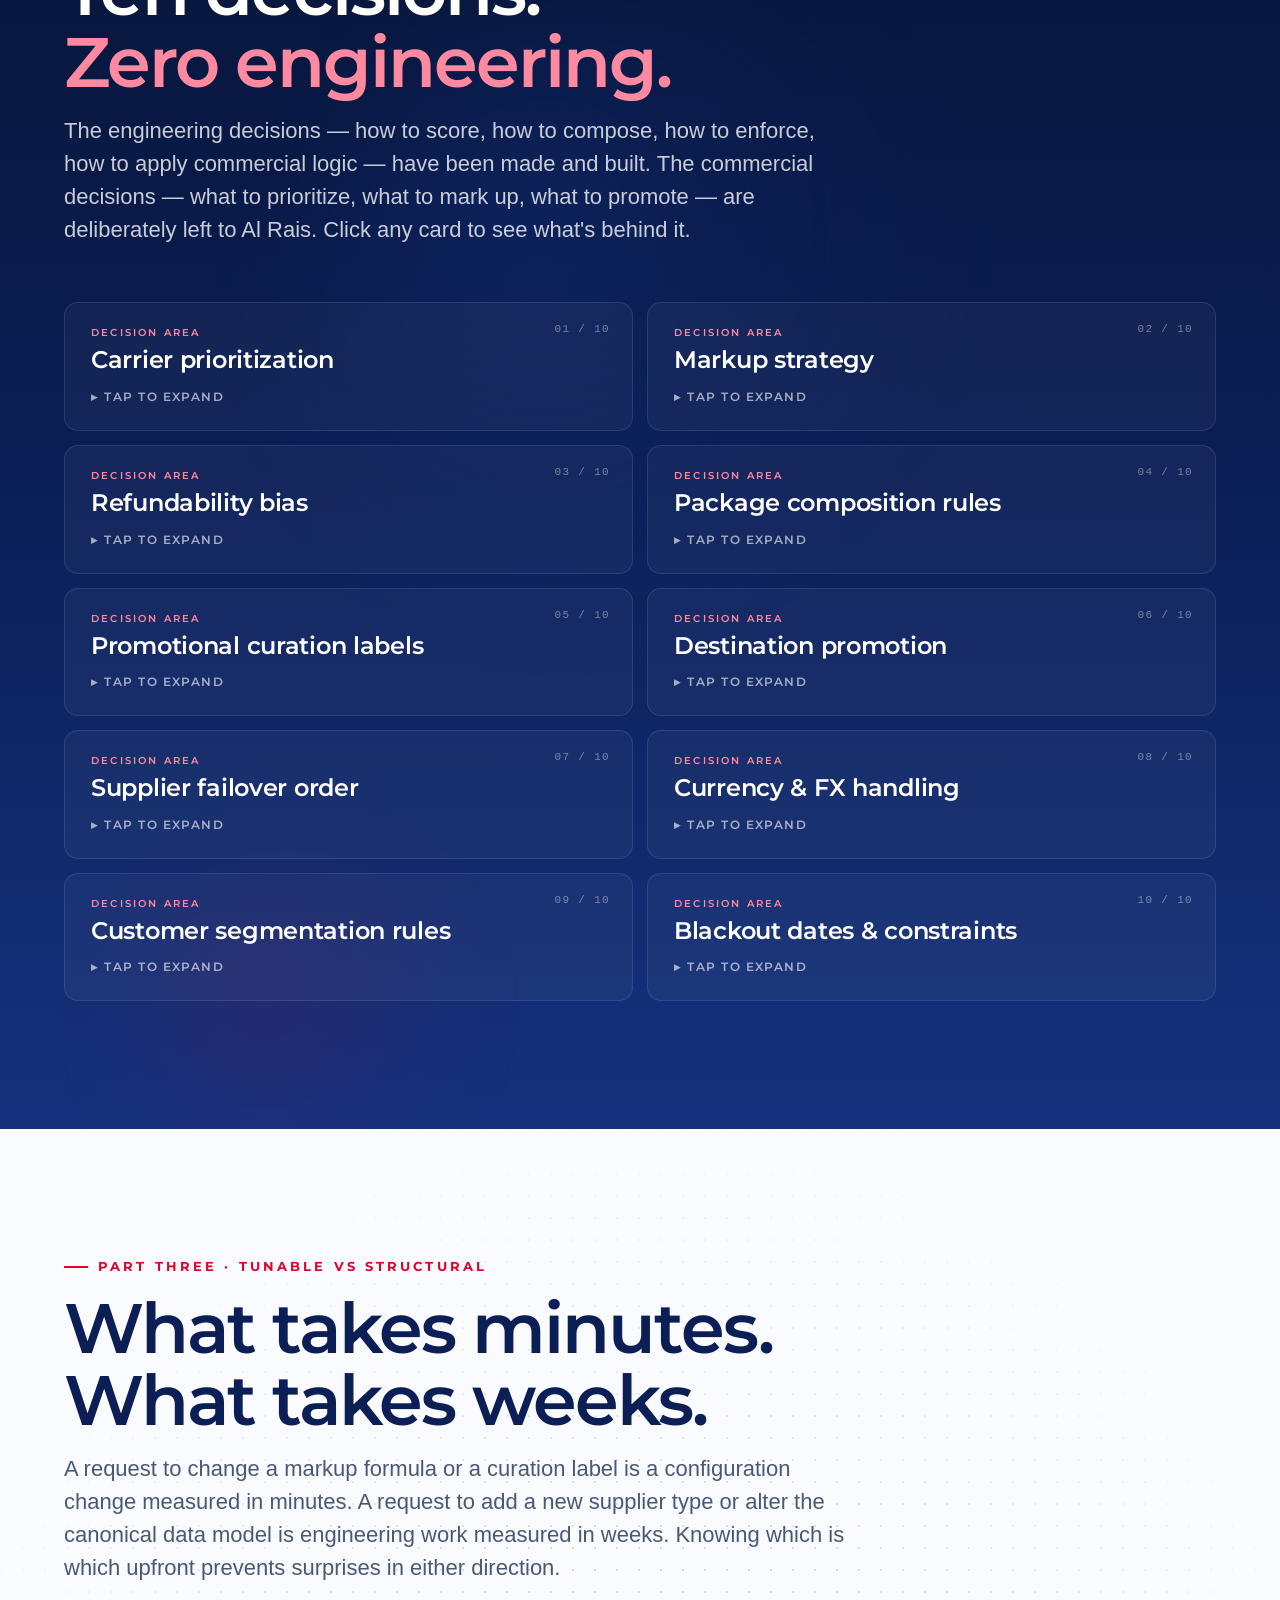
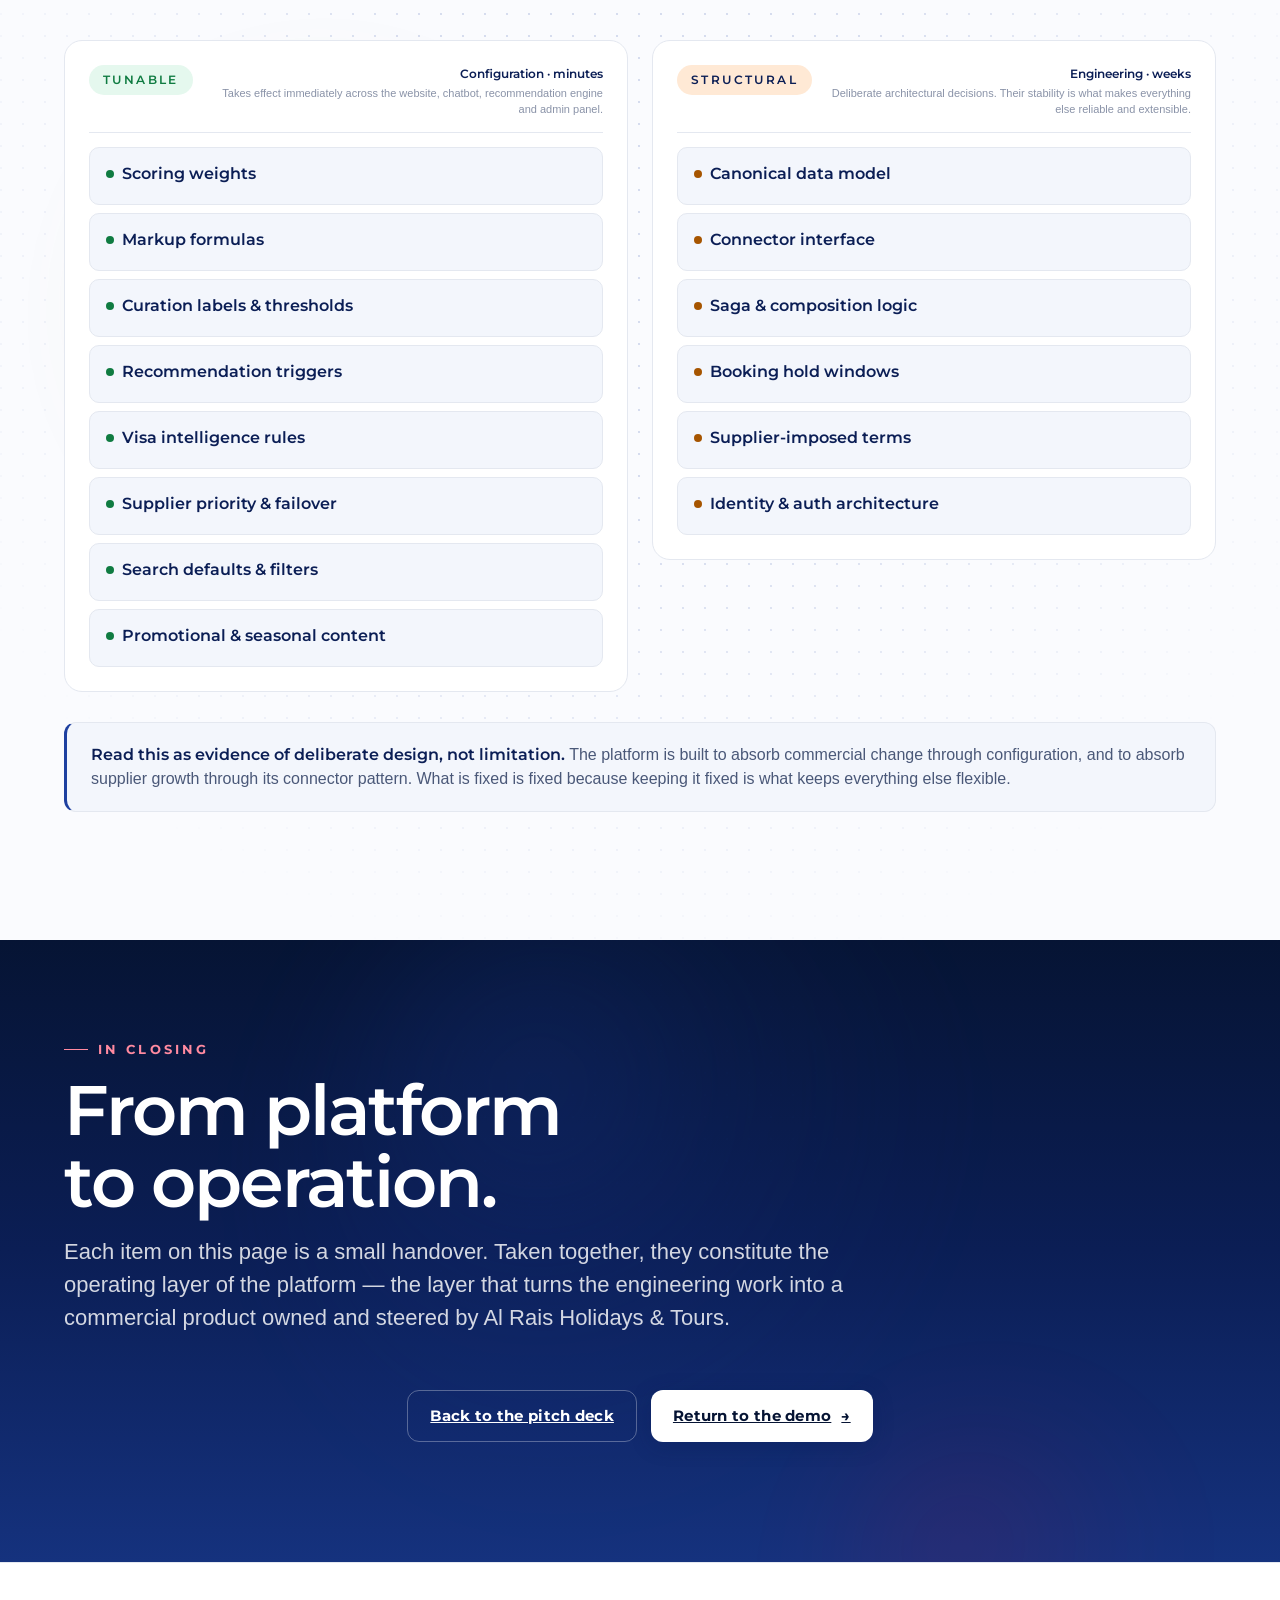
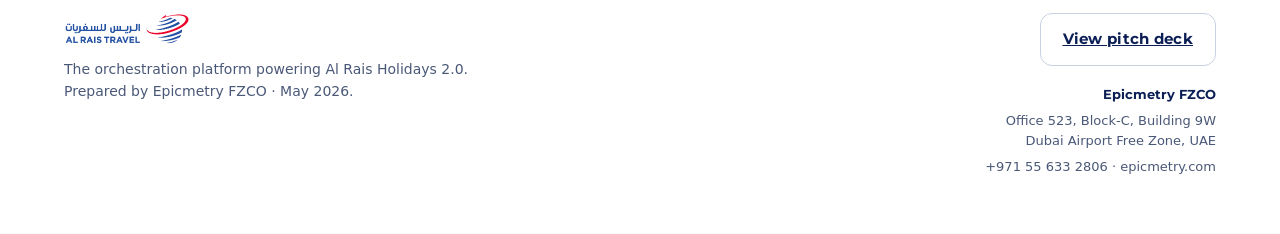
<file: AlRais-Core/webpage/whats-next.html>
<!doctype html>
<html lang="en">
<head>
<meta charset="utf-8">
<title>Al Rais Middleware — What's Next</title>
<meta name="viewport" content="width=device-width,initial-scale=1">
<link rel="stylesheet" href="shared.css">
<link rel="stylesheet" href="whats-next.css">
<script defer src="shared.js"></script>
<script defer src="whats-next.js"></script>
</head>
<body class="whats-next">

<!-- ============ TOP NAV ============ -->
<nav class="topbar">
  <div class="brand">
    <a href="../index.html" style="display:flex;align-items:center;gap:12px;text-decoration:none;color:inherit;">
      <img src="../assets/logo.png" alt="Al Rais Travel">
      <small>Middleware · 2.0</small>
    </a>
  </div>
  <div class="actions">
    <a class="btn btn-ghost" href="../index.html">← Back to demo</a>
    <a class="btn btn-ghost" href="../collateral/Al Rais 2.0 Pitch Deck.html">Pitch deck</a>
    <a class="btn btn-primary" href="https://hadyem26.github.io/alrais-docs/" target="_blank" rel="noopener noreferrer">Documentation <span class="arrow">→</span></a>
  </div>
</nav>

<!-- ============ 01 · HERO ============ -->
<section id="hero" class="scene hero-wn">
  <div class="dot-grid"></div>
  <div class="glow-blob" style="width:680px;height:680px;left:50%;top:10%;transform:translate(-50%,-50%);opacity:0.45;"></div>
  <div class="glow-blob red" style="width:380px;height:380px;right:6%;top:60%;opacity:0.32;"></div>

  <div class="scene-inner">
    <div class="hero-top">
      <span class="eyebrow">Operating decisions brief · companion to the platform demo</span>
      <h1 class="h-mega reveal" style="font-size:88px;">What's next.</h1>
      <p class="lede reveal d1">
        The platform is built. These are the <strong style="color:var(--ink);">three handovers</strong> it's ready to receive — supplier credentials to activate connectors, commercial decisions to configure the curation engine, and a shared understanding of what's tunable versus structural so growth is planned with realistic expectations.
      </p>
    </div>

    <!-- Top-level matrix anchors -->
    <div class="hero-handovers reveal d2">
      <a href="#suppliers" class="ho-card">
        <div class="ho-num">01</div>
        <div class="ho-body">
          <div class="ho-title">Supplier landscape</div>
          <div class="ho-sub">15 suppliers · 3 live · 3 built &amp; tested · 9 framework-ready</div>
        </div>
        <div class="ho-arrow">↓</div>
      </a>
      <a href="#decisions" class="ho-card">
        <div class="ho-num">02</div>
        <div class="ho-body">
          <div class="ho-title">Commercial decisions</div>
          <div class="ho-sub">10 decision areas · configurable from the admin panel</div>
        </div>
        <div class="ho-arrow">↓</div>
      </a>
      <a href="#tunable" class="ho-card">
        <div class="ho-num">03</div>
        <div class="ho-body">
          <div class="ho-title">Tunable vs structural</div>
          <div class="ho-sub">What takes minutes, what takes weeks</div>
        </div>
        <div class="ho-arrow">↓</div>
      </a>
    </div>
  </div>
</section>

<!-- ============ 02 · SUPPLIER LANDSCAPE ============ -->
<section id="suppliers" class="scene suppliers-sec">
  <div class="dot-grid sparse"></div>
  <div class="scene-inner">
    <div class="section-head reveal">
      <span class="eyebrow">Part one · Supplier landscape</span>
      <h2 class="h-display">Each connector evaluated, built, and waiting for its credential.</h2>
      <p class="lede">Three are live in production. Three are built and tested, awaiting credentials. Nine are framework-ready — activating them is days of work per supplier, plus registration. Filter by status, click any to see the connector contract.</p>
    </div>

    <!-- Filter chips -->
    <div class="sp-filters reveal d1">
      <button class="sp-chip on" data-filter="all">All <span>15</span></button>
      <button class="sp-chip" data-filter="live">● Live <span>3</span></button>
      <button class="sp-chip" data-filter="built">◐ Built &amp; tested <span>3</span></button>
      <button class="sp-chip" data-filter="ready">○ Framework ready <span>9</span></button>
    </div>

    <!-- Supplier grid -->
    <div class="sp-grid" id="spGrid"></div>
  </div>
</section>

<!-- ============ 03 · COMMERCIAL DECISIONS ============ -->
<section id="decisions" class="scene decisions-sec scene--dark">
  <div class="dot-grid" style="opacity:0.16;"></div>
  <div class="glow-blob" style="width:680px;height:680px;left:50%;top:40%;transform:translate(-50%,-50%);opacity:0.45;"></div>
  <div class="glow-blob red" style="width:380px;height:380px;left:10%;top:80%;opacity:0.30;"></div>
  <div class="scene-inner">
    <div class="section-head reveal">
      <span class="eyebrow" style="color:#ff8aa0;">Part two · Decisions awaiting Al Rais's commercial input</span>
      <h2 class="h-display">Ten decisions. <em style="font-style:normal;color:#ff8aa0;">Zero engineering.</em></h2>
      <p class="lede" style="color:rgba(255,255,255,0.78);">
        The engineering decisions — how to score, how to compose, how to enforce, how to apply commercial logic — have been made and built. The commercial decisions — what to prioritize, what to mark up, what to promote — are deliberately left to Al Rais. Click any card to see what's behind it.
      </p>
    </div>

    <div class="dc-grid" id="dcGrid"></div>
  </div>
</section>

<!-- ============ 04 · TUNABLE VS STRUCTURAL ============ -->
<section id="tunable" class="scene tunable-sec">
  <div class="dot-grid"></div>
  <div class="glow-blob gold" style="width:480px;height:480px;left:8%;top:40%;opacity:0.32;"></div>
  <div class="scene-inner">
    <div class="section-head reveal">
      <span class="eyebrow">Part three · Tunable vs structural</span>
      <h2 class="h-display">What takes minutes. What takes weeks.</h2>
      <p class="lede">
        A request to change a markup formula or a curation label is a configuration change measured in minutes. A request to add a new supplier type or alter the canonical data model is engineering work measured in weeks. Knowing which is which upfront prevents surprises in either direction.
      </p>
    </div>

    <div class="ts-split">
      <!-- Tunable side -->
      <div class="ts-col ts-tunable">
        <div class="ts-head">
          <div class="ts-tag" style="color:#0F7B41;background:#E5F8EE;">Tunable</div>
          <div class="ts-meta">
            <strong>Configuration · minutes</strong><br>
            <small>Takes effect immediately across the website, chatbot, recommendation engine and admin panel.</small>
          </div>
        </div>
        <div class="ts-list" id="tunableList"></div>
      </div>

      <!-- Structural side -->
      <div class="ts-col ts-structural">
        <div class="ts-head">
          <div class="ts-tag" style="color:var(--ink);background:#FFE9D5;">Structural</div>
          <div class="ts-meta">
            <strong>Engineering · weeks</strong><br>
            <small>Deliberate architectural decisions. Their stability is what makes everything else reliable and extensible.</small>
          </div>
        </div>
        <div class="ts-list" id="structuralList"></div>
      </div>
    </div>

    <div class="ts-note reveal d2">
      <strong>Read this as evidence of deliberate design, not limitation.</strong> The platform is built to absorb commercial change through configuration, and to absorb supplier growth through its connector pattern. What is fixed is fixed because keeping it fixed is what keeps everything else flexible.
    </div>
  </div>
</section>

<!-- ============ 05 · CLOSING / NEXT ACTIONS ============ -->
<section id="next-actions" class="scene next-actions-sec scene--dark">
  <div class="dot-grid" style="opacity:0.16;"></div>
  <div class="glow-blob" style="width:680px;height:680px;left:50%;top:40%;transform:translate(-50%,-50%);opacity:0.45;"></div>
  <div class="glow-blob red" style="width:380px;height:380px;right:6%;top:75%;opacity:0.32;"></div>
  <div class="scene-inner">
    <div class="section-head reveal">
      <span class="eyebrow" style="color:#ff8aa0;">In closing</span>
      <h2 class="h-display" style="color:#fff;">From platform to operation.</h2>
      <p class="lede" style="color:rgba(255,255,255,0.82);">Each item on this page is a small handover. Taken together, they constitute the operating layer of the platform — the layer that turns the engineering work into a commercial product owned and steered by Al Rais Holidays &amp; Tours.</p>
    </div>

    <div class="na-cta-row reveal d1">
      <a href="../collateral/Al Rais 2.0 Pitch Deck.html" class="btn btn-ghost" style="border-color:rgba(255,255,255,0.3);color:#fff;">Back to the pitch deck</a>
      <a href="../index.html" class="btn btn-primary" style="background:#fff;color:var(--ink-deep);">Return to the demo <span class="arrow">→</span></a>
    </div>
  </div>
</section>

<!-- ============ FOOTER ============ -->
<footer class="footer">
  <div class="footer-inner">
    <div class="ft-l">
      <img src="../assets/logo.png" alt="Al Rais Travel">
      <p>The orchestration platform powering Al Rais Holidays 2.0.<br>Prepared by Epicmetry FZCO · May 2026.</p>
    </div>
    <div class="ft-r">
      <a href="../collateral/Al Rais 2.0 Pitch Deck.html" class="btn btn-ghost">View pitch deck</a>
      <div class="ft-contact">
        <div><strong>Epicmetry FZCO</strong></div>
        <div>Office 523, Block-C, Building 9W<br>Dubai Airport Free Zone, UAE</div>
        <div>+971 55 633 2806 · epicmetry.com</div>
      </div>
    </div>
  </div>
</footer>

</body>
</html>
</file>
<file: AlRais-Core/webpage/shared.css>
/* =========================================================
   Al Rais Middleware Demo — shared tokens, utilities, primitives
   ========================================================= */

@import url('../ar-tokens.css');

:root{
  --bg:           #FAFBFE;
  --bg-soft:      #F3F6FC;
  --bg-tint:      #ECF1FA;
  --ink:          #0B1E55;
  --ink-deep:     #061434;
  --royal:        #1E40A0;
  --royal-deep:   #15327E;
  --sky:          #6E92BD;
  --sky-soft:     #B4C9E2;
  --red:          #E4002B;
  --red-deep:     #B40020;
  --gold:         #AC8400;
  --gold-soft:    #E8D7A1;
  --line:         #E4E8F0;
  --line-strong:  #C9D1E0;
  --mute:         #4A5878;
  --mute-soft:    #8A93A8;

  /* type scale */
  --t-mega:    clamp(56px, 8vw, 128px);
  --t-display: clamp(44px, 5.5vw, 84px);
  --t-h1:      clamp(36px, 4vw, 64px);
  --t-h2:      clamp(28px, 2.6vw, 40px);
  --t-h3:      24px;
  --t-body:    18px;
  --t-small:   15px;
  --t-mono:    14px;
  --t-eyebrow: 13px;

  --pad-x: clamp(24px, 5vw, 96px);
  --pad-y: clamp(80px, 10vw, 140px);

  --r-sm: 8px;
  --r-md: 14px;
  --r-lg: 20px;
  --r-pill: 999px;

  --dur-fast: 180ms;
  --dur-base: 320ms;
  --dur-slow: 720ms;
  --ease: cubic-bezier(0.2, 0.7, 0.2, 1);
}

*,*::before,*::after{ box-sizing:border-box; }
html,body{
  margin:0;padding:0;
  font-family:'Inter', system-ui, sans-serif;
  font-size:var(--t-body);
  line-height:1.5;
  color:var(--ink);
  background:var(--bg);
  -webkit-font-smoothing:antialiased;
  -moz-osx-font-smoothing:grayscale;
  scroll-behavior:smooth;
}
img,svg{ display:block;max-width:100%; }
button{ font-family:inherit;cursor:pointer;border:0;background:transparent;color:inherit;font-size:inherit;padding:0; }

/* ---------- Backgrounds ---------- */
.dot-grid{
  position:absolute;inset:0;pointer-events:none;
  background-image: radial-gradient(circle at 1px 1px, rgba(30,64,160,0.16) 1px, transparent 0);
  background-size: 22px 22px;
  mask-image: radial-gradient(circle at 50% 50%, #000 30%, transparent 80%);
  -webkit-mask-image: radial-gradient(circle at 50% 50%, #000 30%, transparent 80%);
}
.dot-grid.dense{
  background-image: radial-gradient(circle at 1px 1px, rgba(30,64,160,0.22) 1px, transparent 0);
  background-size: 14px 14px;
}
.dot-grid.sparse{
  background-size: 32px 32px;
}
.glow-blob{
  position:absolute;border-radius:50%;
  background:radial-gradient(circle at 35% 35%, rgba(30,64,160,0.55) 0%, rgba(30,64,160,0.18) 30%, transparent 70%);
  filter:blur(60px);pointer-events:none;
}
.glow-blob.red{ background:radial-gradient(circle at 35% 35%, rgba(228,0,43,0.42) 0%, rgba(228,0,43,0.15) 30%, transparent 70%); }
.glow-blob.gold{ background:radial-gradient(circle at 35% 35%, rgba(232,215,161,0.55) 0%, rgba(172,132,0,0.20) 30%, transparent 70%); }

/* ---------- Type utilities ---------- */
.eyebrow{
  font-family:'Montserrat', sans-serif;
  font-weight:700;font-size:var(--t-eyebrow);
  letter-spacing:0.24em;text-transform:uppercase;
  color:var(--red);
  display:inline-flex;align-items:center;gap:10px;
}
.eyebrow::before{
  content:"";width:24px;height:1.5px;background:currentColor;display:inline-block;
}
.eyebrow.subtle{ color:var(--mute); }

.h-display{
  font-family:'Montserrat', sans-serif;
  font-weight:600;font-size:var(--t-display);line-height:1.02;
  letter-spacing:-0.028em;color:var(--ink);margin:0;
  text-wrap:balance;
}
.h-mega{
  font-family:'Montserrat', sans-serif;
  font-weight:600;font-size:100px;line-height:0.96;
  letter-spacing:-0.035em;color:var(--ink);margin:0;
}
.h-1{
  font-family:'Montserrat', sans-serif;
  font-weight:600;font-size:var(--t-h1);line-height:1.05;
  letter-spacing:-0.024em;color:var(--ink);margin:0;
  text-wrap:balance;
}
.h-2{
  font-family:'Montserrat', sans-serif;
  font-weight:700;font-size:var(--t-h2);line-height:1.15;
  letter-spacing:-0.018em;color:var(--ink);margin:0;
  text-wrap:balance;
}
.lede{
  font-family:'Inter', sans-serif;font-weight:400;
  font-size:22px;line-height:1.5;color:var(--mute);
  max-width:64ch;margin:0;text-wrap:pretty;
}
.mono{
  font-family:'JetBrains Mono', 'SF Mono', 'Cascadia Mono', ui-monospace, monospace;
  font-size:var(--t-mono);
}

/* ---------- Scene layout ---------- */
.scene{
  position:relative;
  padding:var(--pad-y) var(--pad-x);
  overflow:hidden;
}
.scene-inner{
  position:relative;
  max-width:1280px;margin:0 auto;
}
.scene > * { position:relative;z-index:1; }
.scene .dot-grid,.scene .glow-blob,.scene .particles{ position:absolute;z-index:0; }
.scene--dark{ background:linear-gradient(180deg, #061434 0%, #0B1E55 50%, #15327E 100%); color:#fff; }
.scene--dark .h-display,.scene--dark .h-1,.scene--dark .h-2,.scene--dark .h-mega{ color:#fff; }
.scene--dark .lede{ color:rgba(255,255,255,0.78); }
.scene--dark .eyebrow.subtle{ color:rgba(255,255,255,0.6); }

/* ---------- Cards / pills / nodes ---------- */
.card{
  background:#fff;border:1px solid var(--line);border-radius:var(--r-md);
  box-shadow:0 1px 2px rgba(11,30,85,0.04), 0 8px 30px rgba(11,30,85,0.06);
}
.pill{
  display:inline-flex;align-items:center;gap:8px;
  padding:8px 14px;border-radius:var(--r-pill);
  background:#fff;border:1px solid var(--line-strong);
  font-family:'Montserrat', sans-serif;font-weight:600;font-size:14px;color:var(--ink);
}
.pill .dot{ width:8px;height:8px;border-radius:50%;background:var(--royal); }
.pill.live .dot{ background:#1B8A4B;box-shadow:0 0 0 4px rgba(27,138,75,0.18); }
.pill.warn .dot{ background:#D08400; }
.pill.danger .dot{ background:var(--red);box-shadow:0 0 0 4px rgba(228,0,43,0.18); }
.pill.dim{ opacity:0.62; }

.node{
  position:absolute;background:#fff;
  border:1.5px solid var(--line-strong);border-radius:var(--r-md);
  padding:12px 18px;display:flex;align-items:center;gap:10px;
  box-shadow:0 4px 16px rgba(11,30,85,0.10);
  font-family:'Montserrat', sans-serif;font-weight:600;font-size:15px;color:var(--ink);
  transition:transform var(--dur-base) var(--ease), box-shadow var(--dur-base) var(--ease);
}
.node .ic{
  width:30px;height:30px;border-radius:8px;
  background:linear-gradient(135deg, var(--royal), var(--royal-deep));
  color:#fff;display:grid;place-items:center;font-size:14px;
  flex-shrink:0;
}
.node .ic.red{ background:linear-gradient(135deg, var(--red), var(--red-deep)); }
.node .ic.gold{ background:linear-gradient(135deg, var(--gold-soft), var(--gold));color:#fff; }
.node .ic.sky{ background:linear-gradient(135deg, var(--sky-soft), var(--sky));color:#fff; }
.node .lbl{ display:flex;flex-direction:column;line-height:1.2; }
.node .lbl small{ font-size:11px;color:var(--mute-soft);font-weight:500;letter-spacing:0.08em;text-transform:uppercase; }

/* ---------- Buttons ---------- */
.btn{
  display:inline-flex;align-items:center;gap:10px;
  padding:14px 22px;border-radius:12px;
  font-family:'Montserrat', sans-serif;font-weight:700;font-size:15px;
  letter-spacing:0.02em;
  transition:transform var(--dur-fast) var(--ease), box-shadow var(--dur-fast) var(--ease), background var(--dur-fast) var(--ease);
}
.btn-primary{ background:var(--ink-deep);color:#fff;box-shadow:0 4px 20px rgba(11,30,85,0.30); }
.btn-primary:hover{ transform:translateY(-1px);box-shadow:0 8px 28px rgba(11,30,85,0.35); }
.btn-ghost{ background:transparent;color:var(--ink);border:1.5px solid var(--line-strong); }
.btn-ghost:hover{ background:#fff;border-color:var(--royal); }
.btn .arrow{ transition:transform var(--dur-fast) var(--ease); }
.btn:hover .arrow{ transform:translateX(4px); }

/* ---------- Scroll reveal helper ---------- */
.reveal{ opacity:0;transform:translateY(28px);transition:opacity 720ms var(--ease), transform 720ms var(--ease); }
.reveal.in{ opacity:1;transform:translateY(0); }
.reveal.d1{ transition-delay:80ms; }
.reveal.d2{ transition-delay:160ms; }
.reveal.d3{ transition-delay:240ms; }
.reveal.d4{ transition-delay:320ms; }
.reveal.d5{ transition-delay:400ms; }
.reveal.d6{ transition-delay:480ms; }

/* ---------- Animated dashed pulse (for SVG connectors) ---------- */
.pulse-path{
  stroke-dasharray:6 12;
  animation:dash-flow 1.6s linear infinite;
}
@keyframes dash-flow{ to{ stroke-dashoffset:-180; } }

.pulse-dot{ animation:dot-glow 2.2s var(--ease) infinite; }
@keyframes dot-glow{
  0%,100%{ filter:drop-shadow(0 0 4px rgba(30,64,160,0.55)); }
  50%{ filter:drop-shadow(0 0 14px rgba(30,64,160,0.9)); }
}

.float{ animation:float 6s var(--ease) infinite; }
@keyframes float{
  0%,100%{ transform:translateY(0); }
  50%{ transform:translateY(-8px); }
}
.float.delay-1{ animation-delay:1.5s; }
.float.delay-2{ animation-delay:3s; }
.float.delay-3{ animation-delay:4.5s; }

/* ---------- Top nav ---------- */
.topbar{
  position:fixed;top:0;left:0;right:0;height:64px;z-index:100;
  display:flex;align-items:center;justify-content:space-between;
  padding:0 var(--pad-x);
  background:rgba(250,251,254,0.78);
  backdrop-filter:blur(14px);
  -webkit-backdrop-filter:blur(14px);
  border-bottom:1px solid rgba(228,232,240,0);
  transition:border-color var(--dur-base) var(--ease), background var(--dur-base) var(--ease);
}
.topbar.scrolled{ border-bottom-color:var(--line); }
.topbar .brand{ display:flex;align-items:center;gap:12px; }
.topbar .brand img{ height:28px; }
.topbar .brand small{ font-family:'Montserrat', sans-serif;font-weight:700;font-size:11px;letter-spacing:0.22em;text-transform:uppercase;color:var(--mute); }
.topbar .links{ display:flex;align-items:center;gap:28px;font-size:14px;color:var(--mute);font-weight:500; }
.topbar .links a{ color:var(--mute);text-decoration:none;transition:color var(--dur-fast); }
.topbar .links a:hover{ color:var(--ink); }
.topbar .links .active{ color:var(--ink);font-weight:600; }
.topbar .actions{ display:flex;align-items:center;gap:12px; }

/* ---------- Code block (small) ---------- */
.code{
  background:#061434;color:#9DB6E8;
  border-radius:10px;padding:18px 20px;
  font-family:'JetBrains Mono','SF Mono',ui-monospace,monospace;
  font-size:13px;line-height:1.7;
  overflow:hidden;
  border:1px solid rgba(255,255,255,0.08);
}
.code .k{ color:#E4D29D; }
.code .s{ color:#9DC59A; }
.code .n{ color:#F5A878; }
.code .c{ color:#5C7AAF;font-style:italic; }
.code .t{ color:#7FC59A; }
.code .p{ color:#5C7AAF; }
.code .w{ color:#fff; }

/* ---------- Tag chip (for keys/values) ---------- */
.kv{ display:inline-flex;gap:6px;align-items:center;font-family:'JetBrains Mono',ui-monospace,monospace;font-size:13px;color:var(--mute); }
.kv b{ color:var(--ink);font-weight:600;font-family:'Montserrat', sans-serif; }

/* ---------- Tooltip ---------- */
.tooltip{
  position:absolute;background:#fff;border:1px solid var(--line);border-radius:10px;
  padding:8px 12px;font-size:12px;font-weight:600;color:var(--ink);
  box-shadow:0 6px 20px rgba(11,30,85,0.14);
  white-space:nowrap;pointer-events:none;
  font-family:'Montserrat', sans-serif;
}
.tooltip::after{
  content:"";position:absolute;width:8px;height:8px;background:#fff;
  border-right:1px solid var(--line);border-bottom:1px solid var(--line);
  transform:rotate(45deg);left:50%;bottom:-5px;margin-left:-4px;
}
.tooltip.right::after{ left:auto;right:14px;margin-left:0; }

/* ---------- Particles container ---------- */
.particles{ position:absolute;inset:0;pointer-events:none;overflow:hidden;z-index:0; }
.particles span{
  position:absolute;width:4px;height:4px;border-radius:50%;
  background:radial-gradient(circle, rgba(30,64,160,0.7) 0%, rgba(30,64,160,0) 70%);
  animation: drift linear infinite;
}
@keyframes drift{
  0%{ transform:translateY(0) scale(1);opacity:0; }
  10%{ opacity:1; }
  90%{ opacity:1; }
  100%{ transform:translateY(-100vh) scale(0.6);opacity:0; }
}

/* ---------- Section header ---------- */
.section-head{ display:flex;flex-direction:column;gap:16px;margin-bottom:56px;max-width:880px; }
.section-head .eyebrow{ align-self:flex-start; }

/* ---------- Section idx badge ---------- */
.sec-idx{
  position:absolute;top:var(--pad-y);right:var(--pad-x);
  font-family:'JetBrains Mono',ui-monospace,monospace;
  font-size:13px;color:var(--mute-soft);letter-spacing:0.2em;
  font-weight:500;
  z-index:2;
}

/* ---------- Footer (shared across pages) ---------- */
.footer{ background:#fff;border-top:1px solid var(--line);padding:50px var(--pad-x); }
.footer-inner{ max-width:1280px;margin:0 auto;display:flex;justify-content:space-between;align-items:flex-start;gap:40px;flex-wrap:wrap; }
.ft-l{ display:flex;flex-direction:column;gap:14px;max-width:480px; }
.ft-l img{ height:32px;width:auto;align-self:flex-start; }
.ft-l p{ font-size:14px;color:var(--mute);line-height:1.55;margin:0; }
.ft-r{ display:flex;flex-direction:column;gap:18px;align-items:flex-end; }
.ft-contact{ font-size:13px;color:var(--mute);line-height:1.55;text-align:right; }
.ft-contact strong{ color:var(--ink);font-family:'Montserrat',sans-serif;font-weight:700; }
.ft-contact > div{ margin-bottom:6px; }
@media (max-width:700px){
  .footer-inner{ flex-direction:column; }
  .ft-r{ align-items:flex-start; }
  .ft-contact{ text-align:left; }
}
</file>
<file: AlRais-Core/webpage/constellation.css>
/* =========================================================
   Constellation — section-specific styles
   ========================================================= */

/* ============ HERO ============ */
.hero{ padding-top:120px;padding-bottom:80px;min-height:100vh;display:flex;flex-direction:column;justify-content:center; }
.hero .hero-top{ text-align:center;max-width:1100px;margin:0 auto 40px; }
.hero .h-mega{ margin-top:18px; }
.hero .lede{ margin:20px auto 0;text-align:center; }
.hero .hero-cta{ margin-top:32px;display:flex;gap:14px;justify-content:center;flex-wrap:wrap; }

/* Constellation stage */
.hero-stage{
  position:relative;
  width:100%;
  max-width:1280px;
  margin:30px auto 0;
  height:540px;
}
.hero-stage svg.lines{
  position:absolute;inset:0;width:100%;height:100%;pointer-events:none;
  overflow:visible;z-index:1;
}

/* Hub */
.hub{
  position:absolute;left:50%;top:50%;transform:translate(-50%,-50%);
  width:300px;height:300px;border-radius:50%;
  display:grid;place-items:center;z-index:5;
}
.hub-core{
  position:relative;width:230px;height:230px;border-radius:50%;
  background:linear-gradient(135deg,#1E40A0 0%,#15327E 60%,#0B1E55 100%);
  color:#fff;display:flex;flex-direction:column;justify-content:center;align-items:center;
  box-shadow:
    0 0 0 1px rgba(255,255,255,0.08) inset,
    0 30px 80px rgba(30,64,160,0.55),
    0 0 120px rgba(30,64,160,0.45);
  text-align:center;
  overflow:hidden;
  isolation:isolate;
  padding:0 18px;
  gap:14px;
}
.hub-core::before{
  content:"";position:absolute;inset:0;
  background:
    radial-gradient(circle at 30% 28%, rgba(255,255,255,0.20) 0%, transparent 50%),
    repeating-linear-gradient(45deg, rgba(255,255,255,0.06) 0, rgba(255,255,255,0.06) 1px, transparent 1px, transparent 10px);
  z-index:-1;
}
.hub-eyebrow{
  font-family:'Montserrat',sans-serif;font-weight:700;font-size:10px;letter-spacing:0.28em;
  text-transform:uppercase;color:rgba(255,255,255,0.62);
}
.hub-title{
  font-family:'Montserrat',sans-serif;font-weight:600;font-size:28px;letter-spacing:-0.012em;
  line-height:1.0;
}
.hub-stack{
  display:flex;flex-wrap:wrap;justify-content:center;gap:5px;
  max-width:200px;
}
.hub-stack span{
  font-family:'Montserrat',sans-serif;font-weight:600;font-size:9.5px;
  color:rgba(255,255,255,0.92);
  letter-spacing:0.06em;
  background:rgba(255,255,255,0.10);
  border:1px solid rgba(255,255,255,0.18);
  padding:4px 9px;border-radius:999px;
  white-space:nowrap;
  line-height:1;
}
.hub-ring{
  position:absolute;border-radius:50%;border:1.5px dashed rgba(30,64,160,0.18);
  pointer-events:none;
}
.hub-ring.r1{ width:300px;height:300px;animation:rot 22s linear infinite; }
.hub-ring.r2{ width:380px;height:380px;animation:rot 32s linear infinite reverse;border-color:rgba(30,64,160,0.14); }
.hub-ring.r3{ width:470px;height:470px;animation:rot 44s linear infinite;border-color:rgba(30,64,160,0.10); }
@keyframes rot{ to{ transform:rotate(360deg); } }

/* Spokes */
.spoke{
  --gap-y: 24px;
  --row: 1;
  z-index:4;
}
/* Left side: 4 rows, vertical stack */
.spoke-l1, .spoke-l2, .spoke-l3, .spoke-l4{ left:0; }
.spoke-r1, .spoke-r2, .spoke-r3, .spoke-r4{ right:0; }
.spoke-l1{ top:8%; }
.spoke-l2{ top:32%; }
.spoke-l3{ top:56%; }
.spoke-l4{ top:80%; }
.spoke-r1{ top:8%; }
.spoke-r2{ top:32%; }
.spoke-r3{ top:56%; }
.spoke-r4{ top:80%; }

.node.spoke{ animation:nodeIn 0.6s var(--ease) backwards; }
.spoke-l1{ animation-delay:0.2s; }
.spoke-l2{ animation-delay:0.32s; }
.spoke-l3{ animation-delay:0.44s; }
.spoke-l4{ animation-delay:0.56s; }
.spoke-r1{ animation-delay:0.26s; }
.spoke-r2{ animation-delay:0.38s; }
.spoke-r3{ animation-delay:0.50s; }
.spoke-r4{ animation-delay:0.62s; }
@keyframes nodeIn{
  from{ opacity:0;transform:translateY(8px) scale(0.96); }
  to  { opacity:1;transform:translateY(0) scale(1); }
}

/* Live stats strip */
.livestrip{
  margin-top:60px;display:grid;grid-template-columns:repeat(4,1fr);gap:18px;
  border-top:1px solid var(--line);padding-top:32px;
}
.ls-cell{ display:flex;flex-direction:column;gap:8px;align-items:flex-start; }
.ls-cell.highlight{ border-left:2px solid var(--red);padding-left:18px; }
.ls-num{
  font-family:'Montserrat',sans-serif;font-weight:600;font-size:54px;line-height:1;color:var(--ink);
  letter-spacing:-0.025em;
}
.ls-lbl{ font-size:14px;color:var(--mute);line-height:1.4; }
.ls-lbl small{ display:block;color:var(--mute-soft);font-size:12px;margin-top:2px; }

/* ============ 02 · SEARCH JOURNEY ============ */
.search{ background:#fff; }
.journey{
  position:relative;
  margin:40px 0 0;
  padding:30px 20px;
}
.journey-rail{
  position:absolute;left:7%;right:7%;top:69px;height:3px;
  background:linear-gradient(90deg, var(--line-strong) 0%, var(--royal) 50%, var(--red) 100%);
  border-radius:2px;transform:translateY(-50%);
  z-index:0;
  overflow:hidden;
}
.journey-pulse{
  position:absolute;left:0;top:0;bottom:0;width:60px;
  background:linear-gradient(90deg, transparent, rgba(255,255,255,0.85), transparent);
  animation:journey-pulse 3.6s linear infinite;
}
@keyframes journey-pulse{
  0%{ left:-10%; } 100%{ left:110%; }
}
.stops{ position:relative;z-index:1;display:grid;grid-template-columns:repeat(5,1fr);gap:0; }
.stop{
  text-align:center;display:flex;flex-direction:column;align-items:center;gap:12px;
  padding:18px 8px;border-radius:14px;cursor:pointer;
  background:transparent;
  transition:background var(--dur-fast) var(--ease);
}
.stop:hover{ background:var(--bg-tint); }
.stop.on{ background:#fff;box-shadow:0 8px 28px rgba(11,30,85,0.10);border:1px solid var(--line); }
.stop-num{
  font-family:'Montserrat',sans-serif;font-weight:600;font-size:14px;color:#fff;
  background:var(--ink);border-radius:50%;width:42px;height:42px;display:grid;place-items:center;
  box-shadow:0 0 0 6px var(--bg);
  transition:transform var(--dur-base) var(--ease);
}
.stop.on .stop-num{ background:var(--red);transform:scale(1.1); }
.stop-title{ font-family:'Montserrat',sans-serif;font-weight:700;font-size:18px;color:var(--ink); }
.stop-sub{ font-family:'JetBrains Mono',ui-monospace,monospace;font-size:12px;color:var(--mute);max-width:160px; }

.journey-detail{
  margin-top:40px;display:grid;grid-template-columns:1.1fr 1fr;gap:30px;align-items:start;
  min-height:300px;
}
.jd-card{
  background:var(--bg-soft);border:1px solid var(--line);border-radius:var(--r-lg);padding:30px;
  display:flex;flex-direction:column;gap:14px;
}
.jd-card h4{
  font-family:'Montserrat',sans-serif;font-weight:700;font-size:24px;color:var(--ink);margin:0;
}
.jd-card .label{
  font-family:'Montserrat',sans-serif;font-weight:700;font-size:12px;letter-spacing:0.2em;
  text-transform:uppercase;color:var(--red);
}
.jd-card p{ margin:0;color:var(--mute);font-size:15px;line-height:1.55; }
.jd-meta{ display:flex;flex-wrap:wrap;gap:10px;margin-top:8px; }
.jd-meta .pill{ font-size:13px;padding:6px 12px; }

/* ============ 03 · CONNECTORS ============ */
.connectors{ background:var(--bg); }
.conn-layout{ display:grid;grid-template-columns:1.3fr 1fr;gap:36px;align-items:start; }
.conn-grid{ display:grid;grid-template-columns:1fr 1fr;gap:14px; }
.conn-card{
  background:#fff;border:1.5px solid var(--line);border-radius:var(--r-md);padding:22px 24px;
  display:flex;flex-direction:column;gap:10px;min-height:180px;position:relative;
  transition:all var(--dur-base) var(--ease);
}
.conn-card.live{ border-color:rgba(27,138,75,0.4); }
.conn-card .conn-status{
  font-family:'Montserrat',sans-serif;font-weight:700;font-size:11px;color:#0F7B41;
  letter-spacing:0.18em;text-transform:uppercase;
}
.conn-card.placeholder .conn-status{ display:none; }
.conn-card.placeholder{
  border:2px dashed var(--line-strong);background:transparent;
  display:grid;place-items:center;text-align:center;
}
.ph-content{ display:flex;flex-direction:column;align-items:center;gap:10px;color:var(--mute); }
.ph-icon{
  width:48px;height:48px;border-radius:50%;background:var(--bg-tint);
  display:grid;place-items:center;font-family:'Montserrat',sans-serif;font-weight:700;font-size:24px;color:var(--royal);
}
.ph-text{ font-size:14px;line-height:1.4; }
.conn-card .conn-name{
  font-family:'Montserrat',sans-serif;font-weight:700;font-size:24px;color:var(--ink);
}
.conn-card .conn-meta{ display:flex;flex-direction:column;gap:4px;margin-top:4px; }
.conn-card.added{ animation: connectorDrop 0.6s var(--ease); }
@keyframes connectorDrop{
  0%{ opacity:0;transform:translateY(-24px) scale(0.92); }
  60%{ transform:translateY(4px) scale(1.02); }
  100%{ opacity:1;transform:translateY(0) scale(1); }
}

.conn-side{ display:flex;flex-direction:column;gap:18px; }
.side-head{ display:flex;justify-content:space-between;align-items:baseline; }
.side-count{ font-family:'JetBrains Mono',ui-monospace,monospace;font-size:13px;color:var(--mute); }
.conn-pending{ display:flex;flex-direction:column;gap:8px; }
.conn-pill{
  background:#fff;border:1px solid var(--line);border-radius:var(--r-md);
  padding:14px 18px;display:flex;justify-content:space-between;align-items:center;
  cursor:pointer;text-align:left;transition:all var(--dur-fast) var(--ease);
}
.conn-pill:hover{ border-color:var(--royal);transform:translateX(4px); }
.conn-pill .conn-pill-name{ font-family:'Montserrat',sans-serif;font-weight:700;font-size:16px;color:var(--ink); }
.conn-pill .conn-pill-sub{ font-family:'JetBrains Mono',ui-monospace,monospace;font-size:12px;color:var(--mute);margin-top:2px; }
.conn-pill .conn-pill-r{ font-family:'Montserrat',sans-serif;font-weight:700;font-size:13px;color:var(--royal);white-space:nowrap; }
.conn-pill.added{ opacity:0.35;pointer-events:none; }
.conn-pill.added .conn-pill-r{ color:#0F7B41;content:"Live"; }

.conn-code{ margin-top:10px; }

/* ============ 04 · CURATION ============ */
.curation-layout{
  display:grid;grid-template-columns:1.1fr 0.95fr 1.1fr;gap:24px;align-items:start;
  min-height:520px;
}
.offer-stream, .weights, .curated{
  background:#fff;border:1px solid var(--line);border-radius:var(--r-lg);padding:22px;
  display:flex;flex-direction:column;gap:14px;
  height:600px;overflow:hidden;
}
.os-head, .w-head, .c-head{ display:flex;justify-content:space-between;align-items:baseline;border-bottom:1px solid var(--line);padding-bottom:10px; }
.os-title, .w-title, .c-title{ font-family:'Montserrat',sans-serif;font-weight:700;font-size:15px;color:var(--ink); }
.os-count, .c-sub{ font-family:'JetBrains Mono',ui-monospace,monospace;font-size:12px;color:var(--mute); }
.os-list{ display:flex;flex-direction:column;gap:6px;overflow:hidden;flex:1;position:relative;mask-image:linear-gradient(180deg, transparent 0%, #000 8%, #000 92%, transparent 100%); }
.os-row{
  display:grid;grid-template-columns:auto 1fr auto auto;gap:10px;align-items:center;
  padding:8px 10px;border-radius:8px;background:var(--bg-soft);
  font-size:13px;color:var(--ink);
  transition:all var(--dur-base) var(--ease);
}
.os-row .car{ font-family:'Montserrat',sans-serif;font-weight:600; }
.os-row .det{ font-family:'JetBrains Mono',ui-monospace,monospace;font-size:11px;color:var(--mute); }
.os-row .pr{ font-family:'Montserrat',sans-serif;font-weight:700;color:var(--ink);min-width:80px;text-align:right; }
.os-row .sc{
  font-family:'JetBrains Mono',ui-monospace,monospace;font-size:11px;color:var(--royal);font-weight:600;
  min-width:48px;text-align:right;
}
.os-row.top1{ background:#FFF4E5;border:1px solid #F5B36A; }
.os-row.top2{ background:#EEF4FD;border:1px solid #A7C0EC; }
.os-row.top3{ background:#FFE7EB;border:1px solid #F09AA8; }
.os-row .badge2{
  font-family:'Montserrat',sans-serif;font-weight:700;font-size:10px;
  padding:3px 8px;border-radius:999px;background:var(--ink);color:#fff;letter-spacing:0.06em;
}
.os-row.top1 .badge2{ background:#A65500; }
.os-row.top2 .badge2{ background:var(--royal); }
.os-row.top3 .badge2{ background:var(--red); }

.w-reset{
  font-family:'Montserrat',sans-serif;font-weight:600;font-size:12px;color:var(--mute);
  text-decoration:underline;text-underline-offset:3px;cursor:pointer;
}
.w-rule{ display:flex;flex-direction:column;gap:6px; }
.w-r-head{ display:flex;justify-content:space-between;font-family:'Montserrat',sans-serif;font-weight:600;font-size:14px;color:var(--ink); }
.w-val{ font-family:'JetBrains Mono',ui-monospace,monospace;font-size:13px;color:var(--royal); }
.w-rule input[type=range]{
  width:100%;-webkit-appearance:none;height:6px;border-radius:3px;
  background:linear-gradient(90deg, var(--royal) var(--p,30%), var(--line) var(--p,30%));
  outline:none;
}
.w-rule input[type=range]::-webkit-slider-thumb{
  -webkit-appearance:none;width:18px;height:18px;border-radius:50%;
  background:var(--royal);cursor:pointer;border:3px solid #fff;
  box-shadow:0 2px 8px rgba(30,64,160,0.4);
}
.w-rule input[type=range]::-moz-range-thumb{
  width:18px;height:18px;border-radius:50%;
  background:var(--royal);cursor:pointer;border:3px solid #fff;
  box-shadow:0 2px 8px rgba(30,64,160,0.4);
}

.c-list{ display:flex;flex-direction:column;gap:12px;overflow:auto;flex:1; }
.c-card{
  background:var(--bg-soft);border:1px solid var(--line);border-radius:12px;padding:16px 18px;
  display:flex;flex-direction:column;gap:8px;
  transition:transform var(--dur-base) var(--ease);
}
.c-card .c-top{ display:flex;justify-content:space-between;align-items:flex-start;gap:10px; }
.c-card .c-bdg{
  font-family:'Montserrat',sans-serif;font-weight:700;font-size:11px;padding:5px 10px;border-radius:999px;
  letter-spacing:0.06em;
}
.c-card.best .c-bdg{ background:#FFF4E5;color:#A65500; }
.c-card.cheap .c-bdg{ background:#EEF4FD;color:var(--royal); }
.c-card.fast .c-bdg{ background:#FFE7EB;color:var(--red); }
.c-card .c-name{ font-family:'Montserrat',sans-serif;font-weight:700;font-size:18px;color:var(--ink); }
.c-card .c-why{ font-size:13px;color:var(--mute);line-height:1.45; }
.c-card .c-price{ font-family:'Montserrat',sans-serif;font-weight:600;font-size:22px;color:var(--ink); }
.c-card .c-meta{ display:flex;gap:10px;font-family:'JetBrains Mono',ui-monospace,monospace;font-size:11px;color:var(--mute); }
.c-card.swap{ animation:cardSwap 0.5s var(--ease); }
@keyframes cardSwap{
  0%{ transform:translateY(8px) scale(0.96);opacity:0.4; }
  100%{ transform:translateY(0) scale(1);opacity:1; }
}

/* ============ 05 · SAGA ============ */
.saga{ position:relative; }
.saga .h-display, .saga .lede{ }
.saga-ui{
  background:rgba(255,255,255,0.04);
  border:1px solid rgba(255,255,255,0.10);
  border-radius:var(--r-lg);padding:30px;backdrop-filter:blur(8px);
}
.saga-controls{
  display:flex;align-items:center;gap:16px;margin-bottom:30px;flex-wrap:wrap;
}
.saga-spacer{ flex:1;min-width:20px; }
.saga-toggle{ display:flex;flex-direction:column;gap:8px; }
.saga-toggle label{ font-family:'Montserrat',sans-serif;font-weight:600;font-size:12px;letter-spacing:0.12em;text-transform:uppercase;color:rgba(255,255,255,0.6); }
.killbtns{ display:flex;gap:6px; }
.killbtn{
  font-family:'Montserrat',sans-serif;font-weight:600;font-size:13px;color:rgba(255,255,255,0.7);
  background:rgba(255,255,255,0.06);border:1px solid rgba(255,255,255,0.14);
  padding:8px 14px;border-radius:8px;cursor:pointer;
  transition:all var(--dur-fast) var(--ease);
}
.killbtn:hover{ background:rgba(255,255,255,0.10); }
.killbtn.on{ background:var(--red);border-color:var(--red);color:#fff; }

.saga-rails{ display:flex;flex-direction:column;gap:10px; }
.saga-rail{
  display:grid;grid-template-columns:170px 1fr 100px;gap:18px;align-items:center;
  background:rgba(255,255,255,0.04);border:1px solid rgba(255,255,255,0.08);
  border-radius:12px;padding:14px 18px;
}
.saga-rail .rail-name{
  font-family:'Montserrat',sans-serif;font-weight:700;font-size:16px;color:#fff;
  display:flex;align-items:center;gap:10px;
}
.saga-rail .rail-name .ic{
  width:32px;height:32px;border-radius:8px;background:rgba(255,255,255,0.10);
  display:grid;place-items:center;font-size:15px;
}
.saga-rail .rail-track{
  position:relative;height:42px;background:rgba(255,255,255,0.04);border-radius:8px;overflow:hidden;
}
.saga-rail .rail-fill{
  position:absolute;left:0;top:0;bottom:0;width:0;
  background:linear-gradient(90deg, rgba(30,64,160,0.5), #5383DA);
  transition:width 1.1s var(--ease);
  border-radius:8px;
}
.saga-rail.failed .rail-fill{
  background:linear-gradient(90deg, rgba(228,0,43,0.4), #E4002B);
}
.saga-rail.released .rail-fill{
  width:0 !important;background:linear-gradient(90deg, rgba(228,0,43,0.4), #E4002B);
  transition:width 0.9s var(--ease);
}
.saga-rail .rail-events{ position:absolute;inset:0;display:flex;align-items:center;padding:0 12px;font-family:'JetBrains Mono',ui-monospace,monospace;font-size:12px;color:rgba(255,255,255,0.85); }
.saga-rail .rail-status{
  font-family:'Montserrat',sans-serif;font-weight:700;font-size:12px;letter-spacing:0.1em;
  text-transform:uppercase;text-align:right;
}
.saga-rail.idle .rail-status{ color:rgba(255,255,255,0.4); }
.saga-rail.running .rail-status{ color:#85FFCA; }
.saga-rail.held .rail-status{ color:#85FFCA; }
.saga-rail.failed .rail-status{ color:#FF8AA0; }
.saga-rail.released .rail-status{ color:#FFC36A; }

.saga-log{ margin-top:24px;background:rgba(0,0,0,0.30);border-radius:10px;padding:18px;font-family:'JetBrains Mono',ui-monospace,monospace; }
.saga-log-head{ font-size:11px;letter-spacing:0.2em;text-transform:uppercase;color:rgba(255,255,255,0.5);margin-bottom:10px; }
.saga-log-list{ display:flex;flex-direction:column;gap:4px;max-height:160px;overflow:auto;font-size:13px;color:rgba(255,255,255,0.85); }
.saga-log-list .ll{ display:flex;gap:14px;animation:logAppear 0.3s var(--ease); }
.saga-log-list .ll .t{ color:rgba(255,255,255,0.45);min-width:60px; }
.saga-log-list .ll.warn .m{ color:#FFC36A; }
.saga-log-list .ll.fail .m{ color:#FF8AA0; }
.saga-log-list .ll.ok .m{ color:#85FFCA; }
@keyframes logAppear{ from{ opacity:0;transform:translateX(-8px); } to { opacity:1;transform:translateX(0); } }

/* ============ 06 · AI ============ */
.ai{ background:var(--bg); }
.ai-stage{
  display:grid;grid-template-columns:1fr 460px;gap:30px;align-items:start;
}
.ai-msg{
  grid-column:1 / -1;display:flex;align-items:flex-start;gap:14px;
  margin-bottom:16px;position:relative;
}
.ai-msg-avatar{
  width:48px;height:48px;border-radius:50%;background:linear-gradient(135deg,var(--gold-soft),var(--gold));
  display:grid;place-items:center;color:#fff;font-family:'Montserrat',sans-serif;font-weight:700;font-size:18px;
  flex-shrink:0;
}
.ai-msg-bubble{
  background:#fff;border:1px solid var(--line);border-radius:14px 14px 14px 4px;
  padding:14px 22px;font-size:18px;color:var(--ink);
  box-shadow:0 4px 14px rgba(11,30,85,0.06);
  max-width:780px;
}
.ai-replay{
  margin-left:auto;font-family:'Montserrat',sans-serif;font-weight:700;font-size:13px;
  background:var(--ink);color:#fff;padding:10px 16px;border-radius:10px;cursor:pointer;
  align-self:center;
}
.ai-replay:hover{ background:var(--royal); }

.ai-graph{
  position:relative;background:linear-gradient(180deg, var(--bg-soft) 0%, #fff 100%);
  border:1px solid var(--line);border-radius:var(--r-lg);padding:30px;
  min-height:500px;
}
.ai-lines{ position:absolute;inset:0;width:100%;height:100%;pointer-events:none;overflow:visible; }
.ai-agents{ display:flex;flex-direction:column;gap:14px;width:240px;position:relative;z-index:2; }
.ai-tools{ position:absolute;right:30px;top:30px;display:flex;flex-direction:column;gap:10px;width:260px;z-index:2; }
.ai-agent{
  background:#fff;border:1.5px solid var(--line);border-radius:12px;padding:14px 18px;
  display:flex;flex-direction:column;gap:4px;
  transition:all var(--dur-base) var(--ease);
}
.ai-agent.firing{
  border-color:var(--royal);background:linear-gradient(135deg,#fff,#EAF1FE);
  transform:translateX(4px);
  box-shadow:0 8px 24px rgba(30,64,160,0.18);
}
.ai-agent .ai-agent-name{
  font-family:'Montserrat',sans-serif;font-weight:700;font-size:15px;color:var(--ink);
}
.ai-agent .ai-agent-tools{
  font-family:'JetBrains Mono',ui-monospace,monospace;font-size:11px;color:var(--mute);
}
.ai-tool{
  background:#fff;border:1px solid var(--line);border-radius:10px;padding:10px 14px;
  font-family:'JetBrains Mono',ui-monospace,monospace;font-size:12px;color:var(--ink);
  display:flex;align-items:center;gap:8px;
  transition:all var(--dur-base) var(--ease);
}
.ai-tool.firing{
  border-color:var(--red);background:#FFE7EB;transform:translateX(-4px);
  box-shadow:0 4px 14px rgba(228,0,43,0.18);
}
.ai-tool .tk{
  font-weight:700;font-size:10px;padding:2px 6px;background:var(--royal);color:#fff;border-radius:4px;
}
.ai-tool.firing .tk{ background:var(--red); }

.ai-transcript{
  background:#061434;border-radius:var(--r-lg);padding:24px;font-family:'JetBrains Mono',ui-monospace,monospace;
  height:500px;display:flex;flex-direction:column;
}
.ai-trans-head{ font-size:11px;letter-spacing:0.2em;text-transform:uppercase;color:rgba(255,255,255,0.5);margin-bottom:14px; }
.ai-trans-body{ font-size:13px;color:#9DB6E8;line-height:1.6;overflow:auto;flex:1; }
.ai-trans-line{ margin-bottom:6px;animation:logAppear 0.3s var(--ease); }
.ai-trans-line.muted{ color:rgba(255,255,255,0.3);font-style:italic; }
.ai-trans-line .ts{ color:rgba(255,255,255,0.35);margin-right:10px; }
.ai-trans-line .ag{ color:#E4D29D;margin-right:8px; }
.ai-trans-line .arr{ color:#fff;margin:0 6px; }
.ai-trans-line .res{ color:#7FC59A; }

/* ============ 07 · RECO ============ */
.reco{ background:var(--bg); }
.reco-stage{ display:flex;flex-direction:column;gap:20px;position:relative; }
.reco-controls{ display:flex;align-items:center;gap:16px;flex-wrap:wrap; }
.reco-stats{ margin-left:auto;display:flex;gap:30px; }
.reco-stats > div{ display:flex;flex-direction:column;align-items:flex-start; }
.reco-stats strong{ font-family:'Montserrat',sans-serif;font-weight:600;font-size:34px;color:var(--ink);line-height:1; }
.reco-stats span{ font-family:'JetBrains Mono',ui-monospace,monospace;font-size:11px;color:var(--mute);letter-spacing:0.1em;text-transform:uppercase;margin-top:4px; }
.reco-graph{
  width:100%;background:#fff;border:1px solid var(--line);border-radius:var(--r-lg);
  overflow:visible;
}
.reco-node{ cursor:pointer; }
.reco-node-inner{
  transition: transform var(--dur-fast) var(--ease);
  transform-box: fill-box;
  transform-origin: center;
}
.reco-node:hover .reco-node-inner{ transform: scale(1.08); }
.reco-node rect{
  fill:#fff;stroke:var(--royal);stroke-width:1.5;
  transition: fill var(--dur-base) var(--ease), stroke var(--dur-base) var(--ease), filter var(--dur-fast) var(--ease);
}
.reco-node:hover rect{ filter:drop-shadow(0 4px 14px rgba(30,64,160,0.32)); }
.reco-node.is-hub rect{ stroke-width:2; stroke:var(--royal-deep); }
.reco-node.hot rect{ fill:var(--royal); stroke:var(--royal-deep); }
.reco-node.is-hub.hot rect{ fill:var(--red); stroke:var(--red-deep); }
.reco-node text{
  font-family:'Montserrat',sans-serif;font-weight:600;font-size:12px;
  fill:var(--ink);text-anchor:middle;pointer-events:none;
  user-select:none;
}
.reco-node.is-hub text{ font-weight:700;font-size:13px; }
.reco-node.hot text{ fill:#fff; }
.reco-edge{ stroke:rgba(30,64,160,0.16);stroke-width:1.5;fill:none;transition:stroke-width var(--dur-base) var(--ease); }
.reco-edge.heavy{ stroke:rgba(30,64,160,0.55);stroke-width:3; }
.reco-edge.red{ stroke:rgba(228,0,43,0.45); }

.reco-graph{
  cursor:grab;
  user-select:none;
}
.reco-graph:active{ cursor:grabbing; }
.reco-zoom{
  position:absolute;right:14px;top:14px;display:flex;flex-direction:column;gap:4px;z-index:3;
}
.reco-zoom button{
  width:34px;height:34px;background:#fff;border:1px solid var(--line);border-radius:8px;
  font-family:'Montserrat',sans-serif;font-weight:700;font-size:16px;color:var(--ink);
  display:grid;place-items:center;cursor:pointer;
  box-shadow:0 1px 2px rgba(11,30,85,0.06);
  transition:all var(--dur-fast) var(--ease);
}
.reco-zoom button:hover{ background:var(--bg-tint);border-color:var(--royal); }
.reco-hint{
  position:absolute;left:14px;bottom:14px;
  font-family:'JetBrains Mono',ui-monospace,monospace;font-size:11px;
  color:var(--mute-soft);letter-spacing:0.06em;
  background:rgba(255,255,255,0.7);backdrop-filter:blur(4px);
  padding:6px 10px;border-radius:6px;
  pointer-events:none;
}
.reco-graph-wrap{ position:relative; }

.reco-detail{
  background:#fff;border:1px solid var(--line);border-radius:var(--r-md);padding:20px;
  min-height:80px;font-size:15px;color:var(--mute);
}
.rd-head{ font-style:italic; }
.rd-card{ display:flex;flex-direction:column;gap:8px; }
.rd-card .rd-title{ font-family:'Montserrat',sans-serif;font-weight:700;font-size:18px;color:var(--ink); }
.rd-card .rd-row{ display:flex;flex-wrap:wrap;gap:8px;margin-top:6px; }
.rd-card .rd-chip{
  background:var(--bg-soft);border:1px solid var(--line);padding:6px 12px;border-radius:999px;
  font-size:13px;color:var(--ink);font-family:'Montserrat',sans-serif;font-weight:500;
}

/* ============ 08 · VISA ============ */
.visa{ background:#fff; }
.visa-stage{ display:grid;grid-template-columns:1.05fr 1fr;gap:28px;align-items:start; }
.visa-picker{
  background:var(--bg-soft);border-radius:var(--r-lg);padding:24px;
  border:1px solid var(--line);display:flex;flex-direction:column;gap:18px;
}
.vp-group label{ font-family:'Montserrat',sans-serif;font-weight:700;font-size:12px;letter-spacing:0.2em;text-transform:uppercase;color:var(--mute);display:block;margin-bottom:10px; }
.vp-options{ display:flex;flex-wrap:wrap;gap:8px; }
.vp-opt{
  background:#fff;border:1.5px solid var(--line);border-radius:12px;padding:10px 14px;
  font-family:'Montserrat',sans-serif;font-weight:600;font-size:14px;color:var(--ink);
  cursor:pointer;transition:all var(--dur-fast) var(--ease);
}
.vp-opt:hover{ border-color:var(--royal); }
.vp-opt.on{ background:var(--ink);color:#fff;border-color:var(--ink); }

.visa-result{
  background:#fff;border:1.5px solid var(--line);border-radius:var(--r-lg);padding:30px;
  display:flex;flex-direction:column;gap:16px;
}
.visa-result.req{ border-color:var(--red); }
.visa-result.free{ border-color:#1B8A4B; }
.vr-head{ display:flex;justify-content:space-between;align-items:flex-start;gap:10px; }
.vr-flag-pair{ font-size:32px;line-height:1; }
.vr-badge{
  font-family:'Montserrat',sans-serif;font-weight:700;font-size:13px;letter-spacing:0.06em;
  padding:8px 14px;border-radius:999px;
}
.vr-badge.req{ background:#FFE7EB;color:var(--red); }
.vr-badge.free{ background:#E5F8EE;color:#0F7B41; }
.vr-title{ font-family:'Montserrat',sans-serif;font-weight:600;font-size:32px;color:var(--ink);letter-spacing:-0.018em;line-height:1.1;margin:0; }
.vr-sub{ font-size:16px;color:var(--mute);margin:0; }
.vr-grid{ display:grid;grid-template-columns:1fr 1fr;gap:12px;margin-top:8px; }
.vr-grid > div{ background:var(--bg-soft);border-radius:10px;padding:14px 16px; }
.vr-grid > div small{ display:block;font-family:'Montserrat',sans-serif;font-weight:700;font-size:11px;letter-spacing:0.16em;text-transform:uppercase;color:var(--mute);margin-bottom:4px; }
.vr-grid > div strong{ font-family:'Montserrat',sans-serif;font-weight:700;font-size:18px;color:var(--ink); }

.visa-code{ grid-column:1/-1;margin-top:18px;max-width:1000px; }

/* ============ 09 · CLOSING ============ */
.closing{ padding-top:120px;padding-bottom:120px; }
.closing-stage{ display:grid;grid-template-columns:1.3fr 1fr;gap:60px;align-items:center;min-height:480px; }
.closing-floats{
  position:relative;display:flex;flex-wrap:wrap;gap:14px;justify-content:center;
  padding:30px;
}
.float-chip{
  background:rgba(255,255,255,0.06);border:1px solid rgba(255,255,255,0.18);
  border-radius:var(--r-md);padding:14px 20px;
  font-family:'Montserrat',sans-serif;font-weight:700;font-size:15px;color:#fff;
  cursor:pointer;display:flex;flex-direction:column;align-items:flex-start;gap:4px;
  transition:all var(--dur-base) var(--ease);
  animation:floatChip 5s var(--ease) infinite;
}
.float-chip span{ font-family:'JetBrains Mono',ui-monospace,monospace;font-weight:500;font-size:11px;color:rgba(255,255,255,0.6); }
.float-chip:hover{ background:rgba(255,255,255,0.14);transform:translateY(-2px);border-color:rgba(255,255,255,0.3); }
.float-chip:nth-child(2){ animation-delay:0.6s; }
.float-chip:nth-child(3){ animation-delay:1.2s; }
.float-chip:nth-child(4){ animation-delay:1.8s; }
.float-chip:nth-child(5){ animation-delay:2.4s; }
.float-chip:nth-child(6){ animation-delay:3.0s; }
.float-chip:nth-child(7){ animation-delay:3.6s; }
.float-chip:nth-child(8){ animation-delay:4.2s; }
.float-chip.added{ opacity:0.35;pointer-events:none;animation:none; }
@keyframes floatChip{
  0%,100%{ transform:translateY(0); }
  50%{ transform:translateY(-6px); }
}

.drop-zone{
  position:relative;
  background:radial-gradient(circle at 50% 40%, rgba(228,0,43,0.18) 0%, transparent 70%);
  border:2px dashed rgba(255,255,255,0.22);
  border-radius:24px;padding:40px;
  display:flex;flex-direction:column;align-items:center;justify-content:center;
  min-height:340px;
  transition:all var(--dur-base) var(--ease);
}
.drop-zone.active{
  border-color:rgba(228,0,43,0.6);background:radial-gradient(circle at 50% 40%, rgba(228,0,43,0.32) 0%, transparent 70%);
}
.dz-inner{ position:relative;z-index:2;text-align:center;color:#fff;display:flex;flex-direction:column;align-items:center;gap:14px;width:100%; }
.dz-plus{
  width:80px;height:80px;border-radius:50%;
  background:linear-gradient(135deg,var(--red),var(--red-deep));
  display:grid;place-items:center;font-family:'Montserrat',sans-serif;font-weight:600;font-size:42px;line-height:1;color:#fff;
  box-shadow:0 16px 40px rgba(228,0,43,0.35);
}
.dz-label{
  font-family:'Montserrat',sans-serif;font-weight:700;font-size:14px;letter-spacing:0.22em;
  text-transform:uppercase;color:rgba(255,255,255,0.7);
}
.dz-list{ display:flex;flex-wrap:wrap;gap:8px;justify-content:center;margin-top:14px; }
.dz-item{
  background:rgba(255,255,255,0.10);border:1px solid rgba(255,255,255,0.20);
  border-radius:8px;padding:10px 14px;color:#fff;
  font-family:'Montserrat',sans-serif;font-weight:600;font-size:13px;
  animation:itemDrop 0.6s var(--ease);
}
@keyframes itemDrop{
  0%{ opacity:0;transform:translateY(-30px) scale(0.5); }
  60%{ transform:translateY(5px) scale(1.05); }
  100%{ opacity:1;transform:translateY(0) scale(1); }
}
.dz-rings{ position:absolute;inset:0;pointer-events:none; }
.dz-rings span{
  position:absolute;left:50%;top:50%;border-radius:50%;
  border:1px solid rgba(255,255,255,0.18);
  animation:ringExpand 6s linear infinite;
}
.dz-rings span:nth-child(1){ width:120px;height:120px;margin:-60px 0 0 -60px; }
.dz-rings span:nth-child(2){ width:200px;height:200px;margin:-100px 0 0 -100px;animation-delay:2s; }
.dz-rings span:nth-child(3){ width:280px;height:280px;margin:-140px 0 0 -140px;animation-delay:4s; }
@keyframes ringExpand{
  0%{ transform:scale(0.6);opacity:0.6; }
  100%{ transform:scale(1.4);opacity:0; }
}

.closing-stats{
  grid-column:1/-1;display:grid;grid-template-columns:repeat(3,1fr);gap:24px;
  margin-top:40px;padding-top:30px;border-top:1px solid rgba(255,255,255,0.14);
}
.cs-cell{ display:flex;flex-direction:column;gap:6px; }
.cs-num{ font-family:'Montserrat',sans-serif;font-weight:600;font-size:64px;line-height:1;color:#fff;letter-spacing:-0.03em; }
.cs-num span{ color:#fff; }
.cs-lbl{ font-size:14px;color:rgba(255,255,255,0.6);line-height:1.4; }

/* ============ FOOTER ============ */
/* Footer styles now live in shared.css (used by multiple pages). */

/* ============ Responsive ============ */
@media (max-width: 900px){
  .hero-stage{ height:auto;display:flex;flex-direction:column;gap:20px;align-items:center;padding:40px 0; }
  .hero-stage svg.lines{ display:none; }
  .spoke{ position:relative;top:auto !important;left:auto !important;right:auto !important; }
  .hub{ position:relative;left:auto;top:auto;transform:none; }
  .conn-layout{ grid-template-columns:1fr; }
  .curation-layout{ grid-template-columns:1fr;min-height:auto; }
  .offer-stream,.weights,.curated{ height:auto;max-height:520px; }
  .ai-stage{ grid-template-columns:1fr; }
  .ai-transcript{ height:360px; }
  .visa-stage{ grid-template-columns:1fr; }
  .closing-stage{ grid-template-columns:1fr; }
  .topbar .links{ display:none; }
}
</file>
<file: AlRais-Core/ar-tokens.css>
/* =========================================================
   Al Rais Travel — Design Tokens
   Source: Al Rais Branding Identity 2025 (Jan 2025, M. Zachariah)
   ========================================================= */

/* --- Web fonts ------------------------------------------------------- */
/* Montserrat — bundled locally (brand-supplied). Full weight range. */
@font-face { font-family: 'Montserrat'; font-style: normal; font-weight: 100; font-display: swap;
  src: url('fonts/Montserrat-Thin.ttf') format('truetype'); }
@font-face { font-family: 'Montserrat'; font-style: italic; font-weight: 100; font-display: swap;
  src: url('fonts/Montserrat-ThinItalic.ttf') format('truetype'); }
@font-face { font-family: 'Montserrat'; font-style: normal; font-weight: 200; font-display: swap;
  src: url('fonts/Montserrat-ExtraLight.ttf') format('truetype'); }
@font-face { font-family: 'Montserrat'; font-style: italic; font-weight: 200; font-display: swap;
  src: url('fonts/Montserrat-ExtraLightItalic.ttf') format('truetype'); }
@font-face { font-family: 'Montserrat'; font-style: normal; font-weight: 300; font-display: swap;
  src: url('fonts/Montserrat-Light.ttf') format('truetype'); }
@font-face { font-family: 'Montserrat'; font-style: italic; font-weight: 300; font-display: swap;
  src: url('fonts/Montserrat-LightItalic.ttf') format('truetype'); }
@font-face { font-family: 'Montserrat'; font-style: normal; font-weight: 400; font-display: swap;
  src: url('fonts/Montserrat-Regular.ttf') format('truetype'); }
@font-face { font-family: 'Montserrat'; font-style: italic; font-weight: 400; font-display: swap;
  src: url('fonts/Montserrat-Italic.ttf') format('truetype'); }
@font-face { font-family: 'Montserrat'; font-style: normal; font-weight: 500; font-display: swap;
  src: url('fonts/Montserrat-Medium.ttf') format('truetype'); }
@font-face { font-family: 'Montserrat'; font-style: italic; font-weight: 500; font-display: swap;
  src: url('fonts/Montserrat-MediumItalic.ttf') format('truetype'); }
@font-face { font-family: 'Montserrat'; font-style: normal; font-weight: 600; font-display: swap;
  src: url('fonts/Montserrat-SemiBold.ttf') format('truetype'); }
@font-face { font-family: 'Montserrat'; font-style: italic; font-weight: 600; font-display: swap;
  src: url('fonts/Montserrat-SemiBoldItalic.ttf') format('truetype'); }
@font-face { font-family: 'Montserrat'; font-style: normal; font-weight: 700; font-display: swap;
  src: url('fonts/Montserrat-Bold.ttf') format('truetype'); }
@font-face { font-family: 'Montserrat'; font-style: italic; font-weight: 700; font-display: swap;
  src: url('fonts/Montserrat-BoldItalic.ttf') format('truetype'); }
@font-face { font-family: 'Montserrat'; font-style: normal; font-weight: 800; font-display: swap;
  src: url('fonts/Montserrat-ExtraBold.ttf') format('truetype'); }
@font-face { font-family: 'Montserrat'; font-style: italic; font-weight: 800; font-display: swap;
  src: url('fonts/Montserrat-ExtraBoldItalic.ttf') format('truetype'); }
@font-face { font-family: 'Montserrat'; font-style: normal; font-weight: 900; font-display: swap;
  src: url('fonts/Montserrat-Black.ttf') format('truetype'); }
@font-face { font-family: 'Montserrat'; font-style: italic; font-weight: 900; font-display: swap;
  src: url('fonts/Montserrat-BlackItalic.ttf') format('truetype'); }

/* Inter + Tajawal — still substituted via Google Fonts (FLAGGED for user review). */
@import url('https://fonts.googleapis.com/css2?family=Inter:wght@300;400;500;600;700&family=Tajawal:wght@400;500;700;800;900&display=swap');

:root {
  /* ============= COLOR — PRIMARY (from logo) ============= */
  --ar-blue:        #1E40A0;   /* Pantone 2728 C — Al Rais Royal Blue */
  --ar-blue-deep:   #15327E;   /* darker tint for hover / shadow */
  --ar-blue-ink:    #0B1E55;   /* near-black blue, used for body text */
  --ar-red:         #E4002B;   /* Pantone 185 C — Al Rais Red (the swoosh) */
  --ar-red-deep:    #B40020;   /* hover / pressed */

  /* ============= COLOR — SECONDARY (sky/sea/sand/airplane) ============= */
  --ar-gold:        #AC8400;   /* Pantone 118 C — sand / golden hour */
  --ar-gold-soft:   #E8D7A1;   /* tint for backgrounds */
  --ar-sky:         #B4C9E2;   /* Pantone 10-10 C — sky & sea */
  --ar-sky-deep:    #6E92BD;   /* deeper sky */
  --ar-grey-40:     #999999;   /* K 40 — neutral grey */

  /* ============= COLOR — NEUTRALS ============= */
  --ar-bg:          #FFFFFF;
  --ar-bg-soft:     #F6F8FC;   /* off-white with a hint of blue */
  --ar-bg-sand:    #FAF5E8;   /* very subtle warm tint */
  --ar-line:        #E4E8F0;   /* hairline borders */
  --ar-line-strong: #C9D1E0;
  --ar-text:        #0B1E55;   /* primary body — blue-ink */
  --ar-text-soft:   #4A5878;   /* secondary text */
  --ar-text-mute:   #8A93A8;   /* tertiary / captions */
  --ar-white-trans: rgba(255,255,255,0.92);

  /* ============= SEMANTIC ============= */
  --ar-success:     #1B8A4B;
  --ar-warning:     #D08400;
  --ar-danger:      var(--ar-red);
  --ar-info:        var(--ar-blue);

  /* ============= TYPE — FAMILIES ============= */
  --ar-font-display: 'Montserrat', 'Helvetica Neue', Arial, sans-serif;
  --ar-font-body:    'Inter', 'Helvetica Neue', Arial, sans-serif;
  --ar-font-arabic:  'Tajawal', 'Segoe UI', Tahoma, sans-serif;
  --ar-font-mono:    ui-monospace, 'SF Mono', 'Cascadia Mono', monospace;

  /* ============= TYPE — SCALE (1.25 / major third-ish) ============= */
  --ar-fs-display-1: clamp(48px, 6vw, 88px);
  --ar-fs-display-2: clamp(36px, 4.5vw, 64px);
  --ar-fs-h1:        clamp(32px, 3.5vw, 48px);
  --ar-fs-h2:        clamp(24px, 2.6vw, 36px);
  --ar-fs-h3:        22px;
  --ar-fs-h4:        18px;
  --ar-fs-body:      16px;
  --ar-fs-body-sm:   14px;
  --ar-fs-caption:   12px;
  --ar-fs-eyebrow:   11px;

  /* tracking */
  --ar-tracking-tight:  -0.02em;
  --ar-tracking-normal: 0;
  --ar-tracking-loose:  0.04em;
  --ar-tracking-eyebrow: 0.18em;   /* wide-tracked all-caps labels */

  /* leading */
  --ar-leading-tight: 1.05;
  --ar-leading-snug:  1.2;
  --ar-leading-body:  1.55;

  /* ============= SPACING ============= */
  --ar-s-1:  4px;
  --ar-s-2:  8px;
  --ar-s-3: 12px;
  --ar-s-4: 16px;
  --ar-s-5: 24px;
  --ar-s-6: 32px;
  --ar-s-7: 48px;
  --ar-s-8: 64px;
  --ar-s-9: 96px;

  /* ============= RADIUS ============= */
  /* Brand uses crisp, slightly-rounded forms (the logo is geometric).
     Default radii are SMALL — capsules reserved for pills/avatars. */
  --ar-r-xs: 2px;
  --ar-r-sm: 4px;
  --ar-r-md: 8px;
  --ar-r-lg: 12px;
  --ar-r-xl: 16px;
  --ar-r-pill: 999px;

  /* ============= ELEVATION ============= */
  --ar-shadow-xs: 0 1px 2px rgba(11,30,85,0.06);
  --ar-shadow-sm: 0 2px 6px rgba(11,30,85,0.07), 0 1px 2px rgba(11,30,85,0.04);
  --ar-shadow-md: 0 8px 20px rgba(11,30,85,0.08), 0 2px 4px rgba(11,30,85,0.05);
  --ar-shadow-lg: 0 18px 40px rgba(11,30,85,0.12), 0 4px 8px rgba(11,30,85,0.06);
  --ar-shadow-blue: 0 10px 24px rgba(30,64,160,0.28);

  /* ============= MOTION ============= */
  --ar-ease:        cubic-bezier(0.2, 0.7, 0.2, 1);  /* gentle out */
  --ar-ease-in:     cubic-bezier(0.4, 0, 1, 1);
  --ar-dur-fast:    140ms;
  --ar-dur-base:    220ms;
  --ar-dur-slow:    420ms;

  /* ============= PATTERN ============= */
  /* The brand pattern is the logo's parallel-line element repeated
     diagonally at 45°. Use sparingly. */
  --ar-pattern-spacing: 12px;
  --ar-pattern-color:   rgba(30,64,160,0.10);
}

/* =========================================================
   Semantic element styles — drop a class on elements to apply.
   ========================================================= */

.ar-display-1 {
  font-family: var(--ar-font-display);
  font-weight:600;
  font-size: var(--ar-fs-display-1);
  line-height: var(--ar-leading-tight);
  letter-spacing: var(--ar-tracking-tight);
  color: var(--ar-blue-ink);
  text-wrap: balance;
}
.ar-display-2 {
  font-family: var(--ar-font-display);
  font-weight: 700;
  font-size: var(--ar-fs-display-2);
  line-height: var(--ar-leading-tight);
  letter-spacing: var(--ar-tracking-tight);
  color: var(--ar-blue-ink);
  text-wrap: balance;
}
.ar-h1 {
  font-family: var(--ar-font-display);
  font-weight: 700;
  font-size: var(--ar-fs-h1);
  line-height: var(--ar-leading-snug);
  letter-spacing: var(--ar-tracking-tight);
  color: var(--ar-blue-ink);
}
.ar-h2 {
  font-family: var(--ar-font-display);
  font-weight: 700;
  font-size: var(--ar-fs-h2);
  line-height: var(--ar-leading-snug);
  color: var(--ar-blue-ink);
}
.ar-h3 {
  font-family: var(--ar-font-display);
  font-weight: 600;
  font-size: var(--ar-fs-h3);
  color: var(--ar-blue-ink);
}
.ar-h4 {
  font-family: var(--ar-font-display);
  font-weight: 600;
  font-size: var(--ar-fs-h4);
  color: var(--ar-blue-ink);
}
.ar-body {
  font-family: var(--ar-font-body);
  font-weight: 400;
  font-size: var(--ar-fs-body);
  line-height: var(--ar-leading-body);
  color: var(--ar-text);
}
.ar-body-sm {
  font-family: var(--ar-font-body);
  font-size: var(--ar-fs-body-sm);
  line-height: var(--ar-leading-body);
  color: var(--ar-text-soft);
}
.ar-caption {
  font-family: var(--ar-font-body);
  font-size: var(--ar-fs-caption);
  line-height: 1.4;
  color: var(--ar-text-mute);
}
.ar-eyebrow {
  font-family: var(--ar-font-display);
  font-size: var(--ar-fs-eyebrow);
  font-weight: 700;
  letter-spacing: var(--ar-tracking-eyebrow);
  text-transform: uppercase;
  color: var(--ar-red);
}
.ar-arabic {
  font-family: var(--ar-font-arabic);
  direction: rtl;
}

/* =========================================================
   Pattern — diagonal lines @ 45° derived from the logo.
   ========================================================= */
.ar-pattern {
  background-image: repeating-linear-gradient(
    45deg,
    var(--ar-pattern-color) 0,
    var(--ar-pattern-color) 1.5px,
    transparent 1.5px,
    transparent var(--ar-pattern-spacing)
  );
}
.ar-pattern--red { --ar-pattern-color: rgba(228,0,43,0.15); }
.ar-pattern--gold { --ar-pattern-color: rgba(172,132,0,0.18); }
.ar-pattern--white { --ar-pattern-color: rgba(255,255,255,0.22); }
</file>
<file: AlRais-Core/webpage/trajectory.css>
/* =========================================================
   Trajectory — overrides + hero blueprint tower
   ========================================================= */

body.trajectory{ background:#FAFBFE; }

/* Slight palette shift — more architectural / cooler */
body.trajectory{
  --bg-grid-color: rgba(30,64,160,0.10);
}

/* Hero — blueprint tower */
.hero-traj{
  padding-top:120px;padding-bottom:80px;min-height:100vh;
  display:flex;flex-direction:column;justify-content:center;
}
.ht-grid{
  display:grid;
  grid-template-columns:1.05fr 1fr;
  gap:60px;
  align-items:center;
}
.ht-copy .h-display{ margin-top:18px;text-wrap:balance; }
.ht-copy .lede{ margin-top:20px; }
.ht-copy .hero-cta{ margin-top:32px;display:flex;gap:12px;flex-wrap:wrap; }
.ht-coords{
  margin-top:44px;display:grid;grid-template-columns:repeat(4,1fr);gap:18px;
  padding-top:24px;border-top:1px solid var(--line);
}
.ht-coords > div{ display:flex;flex-direction:column;gap:6px; }
.ht-coords .lbl{
  font-family:'JetBrains Mono',ui-monospace,monospace;font-size:11px;
  letter-spacing:0.16em;text-transform:uppercase;color:var(--mute-soft);
}
.ht-coords .val{
  font-family:'Montserrat',sans-serif;font-weight:700;font-size:20px;color:var(--ink);
}

/* The tower */
.ht-tower{
  position:relative;
  padding:0 60px;
}
.tower{
  position:relative;
  background:linear-gradient(180deg, rgba(11,30,85,0.02) 0%, rgba(30,64,160,0.06) 100%);
  border-left:1.5px dashed var(--line-strong);
  border-right:1.5px dashed var(--line-strong);
  border-radius:6px;
  padding:6px 0;
}

.t-band{
  display:flex;align-items:center;gap:12px;
  padding:8px 14px;
  font-family:'JetBrains Mono',ui-monospace,monospace;font-size:11px;
  letter-spacing:0.18em;text-transform:uppercase;color:var(--mute-soft);
}
.t-band .t-side{ display:flex;align-items:center;gap:6px; }
.t-band .t-side::before{ content:"";width:7px;height:7px;border-radius:50%;background:var(--royal); }
.t-band.exit .t-side::before{ background:var(--red); }
.t-band .t-line{ flex:1;height:1px;background:repeating-linear-gradient(90deg,var(--line-strong) 0 4px, transparent 4px 8px); }

/* Layer */
.t-layer{
  position:relative;
  display:grid;grid-template-columns:46px 1fr auto;gap:14px;align-items:center;
  background:#fff;
  border:1px solid var(--line);
  border-radius:10px;
  margin:6px 10px;
  padding:14px 18px;
  box-shadow:0 1px 2px rgba(11,30,85,0.04);
  transition:all var(--dur-base) var(--ease);
}
.t-layer.active{
  border-color:var(--royal);
  box-shadow:0 8px 24px rgba(30,64,160,0.16);
  transform:translateX(2px);
}
.t-num{
  font-family:'Montserrat',sans-serif;font-weight:600;font-size:18px;
  color:var(--royal);
  letter-spacing:-0.02em;line-height:1;
  background:var(--bg-tint);
  border-radius:6px;
  display:grid;place-items:center;
  width:46px;height:46px;
}
.t-layer.active .t-num{ background:var(--ink-deep);color:#fff; }
.t-body{ display:flex;flex-direction:column;gap:2px; }
.t-name{ font-family:'Montserrat',sans-serif;font-weight:700;font-size:18px;color:var(--ink);line-height:1.1; }
.t-sub{ font-family:'JetBrains Mono',ui-monospace,monospace;font-size:12px;color:var(--mute); }
.t-tag{
  font-family:'Montserrat',sans-serif;font-weight:700;font-size:12px;
  color:var(--royal);
  background:var(--bg-tint);
  padding:6px 10px;border-radius:6px;
  white-space:nowrap;
  letter-spacing:0.04em;
}
.t-layer.active .t-tag{ background:var(--red);color:#fff; }

/* Packet — animated data dot traveling down the tower */
.packet{
  position:absolute;
  left:50%;
  top:30px;
  transform:translateX(-50%);
  pointer-events:none;
  z-index:2;
  animation:packet-travel 7.5s var(--ease) infinite;
}
.packet-dot{
  width:16px;height:16px;border-radius:50%;
  background:var(--red);
  box-shadow:
    0 0 0 4px rgba(228,0,43,0.20),
    0 0 22px rgba(228,0,43,0.7);
}
.packet-trail{
  position:absolute;left:50%;top:-90px;
  width:2px;height:90px;transform:translateX(-50%);
  background:linear-gradient(180deg, transparent 0%, rgba(228,0,43,0.0) 0%, rgba(228,0,43,0.6) 80%, rgba(228,0,43,1) 100%);
  border-radius:1px;
}
@keyframes packet-travel{
  0%   { top:30px;   opacity:0; }
  6%   { opacity:1; }
  88%  { opacity:1; }
  92%  { top:calc(100% - 30px); opacity:0.4; }
  100% { top:calc(100% - 30px); opacity:0; }
}

/* Side rails */
.t-rail{
  position:absolute;top:0;bottom:0;
  display:flex;flex-direction:column;align-items:center;justify-content:space-between;
  font-family:'JetBrains Mono',ui-monospace,monospace;font-size:10px;
  letter-spacing:0.22em;text-transform:uppercase;color:var(--mute-soft);
  padding:30px 0;
  width:46px;
}
.t-rail span{
  writing-mode:vertical-rl;
  transform:rotate(180deg);
}
.t-rail .dot{ writing-mode:horizontal-tb;transform:none;width:6px;height:6px;border-radius:50%;background:var(--royal); }
.t-rail-l{ left:0;text-align:center; }
.t-rail-r{ right:0;text-align:center; }
.t-rail-r .dot{ background:var(--red); }

@media (max-width: 900px){
  .ht-grid{ grid-template-columns:1fr; }
  .ht-tower{ padding:0 30px; }
  .ht-coords{ grid-template-columns:repeat(2,1fr); }
}
</file>
<file: AlRais-Core/webpage/whats-next.css>
/* =========================================================
   What's Next — companion page styles
   ========================================================= */

body.whats-next{ background:var(--bg); }

/* ============ HERO ============ */
.hero-wn{
  padding-top:120px;padding-bottom:80px;min-height:100vh;
  display:flex;flex-direction:column;justify-content:center;
}
.hero-wn .hero-top{ text-align:center;max-width:1080px;margin:0 auto 60px; }
.hero-wn .h-mega{ margin-top:18px; }
.hero-wn .lede{ margin:20px auto 0;text-align:center; }

.hero-handovers{
  display:grid;grid-template-columns:repeat(3,1fr);gap:18px;
  max-width:1180px;margin:0 auto;
}
.ho-card{
  display:grid;grid-template-columns:auto 1fr auto;gap:18px;align-items:center;
  background:#fff;border:1px solid var(--line);border-radius:16px;padding:24px 28px;
  text-decoration:none;color:var(--ink);
  box-shadow:0 4px 14px rgba(11,30,85,0.04);
  transition:all var(--dur-base) var(--ease);
}
.ho-card:hover{
  transform:translateY(-3px);border-color:var(--royal);
  box-shadow:0 14px 36px rgba(30,64,160,0.16);
}
.ho-num{
  font-family:'Montserrat',sans-serif;font-weight:600;font-size:22px;
  color:#fff;background:var(--ink);border-radius:10px;padding:8px 12px;letter-spacing:-0.01em;
}
.ho-card:hover .ho-num{ background:var(--royal); }
.ho-title{
  font-family:'Montserrat',sans-serif;font-weight:600;font-size:20px;color:var(--ink);line-height:1.2;
}
.ho-sub{ font-family:'JetBrains Mono',ui-monospace,monospace;font-size:12px;color:var(--mute);margin-top:4px; }
.ho-arrow{
  font-family:'Montserrat',sans-serif;font-weight:600;font-size:22px;color:var(--royal);
  transition:transform var(--dur-fast) var(--ease);
}
.ho-card:hover .ho-arrow{ transform:translateY(4px); }

/* ============ 02 · SUPPLIERS ============ */
.suppliers-sec{ background:var(--bg); }
.sp-filters{
  display:flex;gap:8px;margin-bottom:30px;flex-wrap:wrap;
}
.sp-chip{
  background:#fff;border:1.5px solid var(--line-strong);border-radius:999px;
  padding:8px 14px 8px 16px;
  font-family:'Montserrat',sans-serif;font-weight:600;font-size:13px;color:var(--ink);
  cursor:pointer;transition:all var(--dur-fast) var(--ease);
  display:inline-flex;align-items:center;gap:8px;
}
.sp-chip span{
  background:var(--bg-tint);color:var(--royal);
  padding:2px 8px;border-radius:999px;
  font-family:'JetBrains Mono',ui-monospace,monospace;font-size:11px;font-weight:600;
}
.sp-chip:hover{ border-color:var(--royal); }
.sp-chip.on{ background:var(--ink);color:#fff;border-color:var(--ink); }
.sp-chip.on span{ background:rgba(255,255,255,0.18);color:#fff; }

.sp-grid{
  display:grid;grid-template-columns:repeat(auto-fill, minmax(300px, 1fr));gap:16px;
}
.sp-card{
  background:#fff;border:1px solid var(--line);border-radius:14px;
  padding:22px 24px;
  display:flex;flex-direction:column;gap:14px;
  cursor:pointer;
  transition:all var(--dur-base) var(--ease);
  position:relative;
}
.sp-card:hover{
  transform:translateY(-2px);border-color:var(--royal);
  box-shadow:0 12px 28px rgba(11,30,85,0.10);
}
.sp-card .sp-head{ display:flex;justify-content:space-between;align-items:flex-start;gap:14px; }
.sp-card .sp-name{
  font-family:'Montserrat',sans-serif;font-weight:600;font-size:22px;color:var(--ink);line-height:1.15;
}
.sp-card .sp-module{
  font-family:'JetBrains Mono',ui-monospace,monospace;font-size:11px;
  letter-spacing:0.16em;text-transform:uppercase;color:var(--mute-soft);
  margin-top:4px;
}
.sp-card .sp-rationale{
  font-family:'Inter',sans-serif;font-size:14px;color:var(--mute);line-height:1.5;
}
.sp-card .sp-foot{
  display:flex;justify-content:space-between;align-items:center;gap:10px;
  border-top:1px solid var(--line);padding-top:12px;
}
.sp-card .sp-status{
  display:inline-flex;align-items:center;gap:6px;
  font-family:'Montserrat',sans-serif;font-weight:600;font-size:11px;
  letter-spacing:0.14em;text-transform:uppercase;
}
.sp-card[data-status="live"] .sp-status{ color:#0F7B41; }
.sp-card[data-status="built"] .sp-status{ color:var(--royal); }
.sp-card[data-status="ready"] .sp-status{ color:#A65500; }
.sp-card .sp-status::before{
  content:"";width:8px;height:8px;border-radius:50%;background:currentColor;
}
.sp-card[data-status="live"] .sp-status::before{
  box-shadow:0 0 0 4px rgba(15,123,65,0.18);
}
.sp-card .sp-reg{
  font-family:'JetBrains Mono',ui-monospace,monospace;font-size:11px;color:var(--mute);
  letter-spacing:0.04em;
}
.sp-card.hidden{ display:none; }

/* ============ 03 · DECISIONS ============ */
.decisions-sec{ position:relative; }
.dc-grid{
  display:grid;grid-template-columns:repeat(2, 1fr);gap:14px;
}
.dc-card{
  background:rgba(255,255,255,0.04);
  border:1px solid rgba(255,255,255,0.10);
  border-radius:14px;
  padding:22px 26px;
  cursor:pointer;
  transition:all var(--dur-base) var(--ease);
  position:relative;overflow:hidden;
}
.dc-card:hover{
  background:rgba(255,255,255,0.08);border-color:rgba(255,255,255,0.22);
}
.dc-card .dc-num{
  position:absolute;top:18px;right:22px;
  font-family:'JetBrains Mono',ui-monospace,monospace;font-size:11px;
  color:rgba(255,255,255,0.42);letter-spacing:0.12em;
}
.dc-card .dc-title{
  font-family:'Montserrat',sans-serif;font-weight:600;font-size:24px;color:#fff;letter-spacing:-0.012em;
  line-height:1.15;
}
.dc-card .dc-tag{
  font-family:'Montserrat',sans-serif;font-weight:600;font-size:10px;
  letter-spacing:0.22em;text-transform:uppercase;
  color:#ff8aa0;margin-bottom:6px;
}
.dc-card .dc-body{
  max-height:0;overflow:hidden;
  transition:max-height var(--dur-slow) var(--ease), margin-top var(--dur-base) var(--ease);
  margin-top:0;
}
.dc-card.open{ background:rgba(255,255,255,0.10); }
.dc-card.open .dc-body{
  max-height:600px;margin-top:18px;
}
.dc-card .dc-decides{
  background:rgba(255,255,255,0.06);border-radius:10px;padding:14px 16px;
  border-left:2px solid #ff8aa0;
}
.dc-card .dc-decides .lbl,.dc-card .dc-why .lbl{
  font-family:'JetBrains Mono',ui-monospace,monospace;font-size:11px;letter-spacing:0.14em;text-transform:uppercase;
  color:rgba(255,255,255,0.55);margin-bottom:6px;
}
.dc-card .dc-decides p,.dc-card .dc-why p{
  font-family:'Inter',sans-serif;font-size:14px;line-height:1.55;color:rgba(255,255,255,0.92);margin:0;
}
.dc-card .dc-why{
  background:rgba(255,255,255,0.06);border-radius:10px;padding:14px 16px;
  border-left:2px solid var(--royal);
  margin-top:10px;
}
.dc-card .dc-toggle{
  margin-top:14px;
  font-family:'Montserrat',sans-serif;font-weight:600;font-size:12px;
  color:rgba(255,255,255,0.62);letter-spacing:0.12em;text-transform:uppercase;
  display:inline-flex;align-items:center;gap:6px;
}
.dc-card.open .dc-toggle .arrow{ transform:rotate(90deg); }
.dc-card .dc-toggle .arrow{ transition:transform var(--dur-base) var(--ease);display:inline-block; }

/* ============ 04 · TUNABLE ============ */
.tunable-sec{ background:var(--bg); }
.ts-split{
  display:grid;grid-template-columns:1fr 1fr;gap:24px;align-items:start;
}
.ts-col{
  background:#fff;border:1px solid var(--line);border-radius:18px;padding:24px;
  display:flex;flex-direction:column;gap:14px;
}
.ts-head{
  display:flex;justify-content:space-between;align-items:flex-start;gap:18px;
  border-bottom:1px solid var(--line);padding-bottom:14px;
}
.ts-tag{
  font-family:'Montserrat',sans-serif;font-weight:600;font-size:12px;
  letter-spacing:0.20em;text-transform:uppercase;
  padding:6px 14px;border-radius:999px;
  white-space:nowrap;
}
.ts-meta{
  font-family:'Inter',sans-serif;font-size:12px;color:var(--mute);text-align:right;line-height:1.45;
}
.ts-meta strong{ color:var(--ink);font-family:'Montserrat',sans-serif;font-weight:600; }
.ts-meta small{ display:block;margin-top:2px;font-size:11px;color:var(--mute-soft); }

.ts-list{ display:flex;flex-direction:column;gap:8px; }
.ts-item{
  background:var(--bg-soft);border:1px solid var(--line);border-radius:10px;
  padding:14px 16px;
  display:flex;flex-direction:column;gap:4px;
  cursor:pointer;
  transition:all var(--dur-fast) var(--ease);
}
.ts-item:hover{ background:var(--bg-tint);border-color:var(--royal); }
.ts-tunable .ts-item:hover{ border-color:#0F7B41; }
.ts-structural .ts-item:hover{ border-color:#A65500; }
.ts-item .ts-name{
  font-family:'Montserrat',sans-serif;font-weight:600;font-size:16px;color:var(--ink);
  display:flex;align-items:center;gap:8px;
}
.ts-item .ts-name::before{
  content:"";width:8px;height:8px;border-radius:50%;flex-shrink:0;
}
.ts-tunable .ts-item .ts-name::before{ background:#0F7B41; }
.ts-structural .ts-item .ts-name::before{ background:#A65500; }
.ts-item .ts-desc{
  font-family:'Inter',sans-serif;font-size:13px;color:var(--mute);line-height:1.5;
  max-height:0;overflow:hidden;
  transition:max-height var(--dur-base) var(--ease), margin-top var(--dur-base) var(--ease);
  margin-top:0;
}
.ts-item.open .ts-desc{ max-height:240px;margin-top:4px; }

.ts-note{
  margin-top:30px;background:var(--bg-soft);border:1px solid var(--line);border-radius:12px;
  padding:20px 24px;
  font-family:'Inter',sans-serif;font-size:16px;color:var(--mute);line-height:1.5;
  border-left:3px solid var(--royal);
}
.ts-note strong{ color:var(--ink);font-family:'Montserrat',sans-serif;font-weight:600; }

/* ============ 05 · CLOSING ============ */
.next-actions-sec{ padding-top:100px; padding-bottom:120px; }
.na-cta-row{
  display:flex;gap:14px;justify-content:center;margin-top:30px;flex-wrap:wrap;
}

@media (max-width: 1100px){
  .hero-handovers{ grid-template-columns:1fr; }
  .dc-grid{ grid-template-columns:1fr; }
  .ts-split{ grid-template-columns:1fr; }
}
</file>
